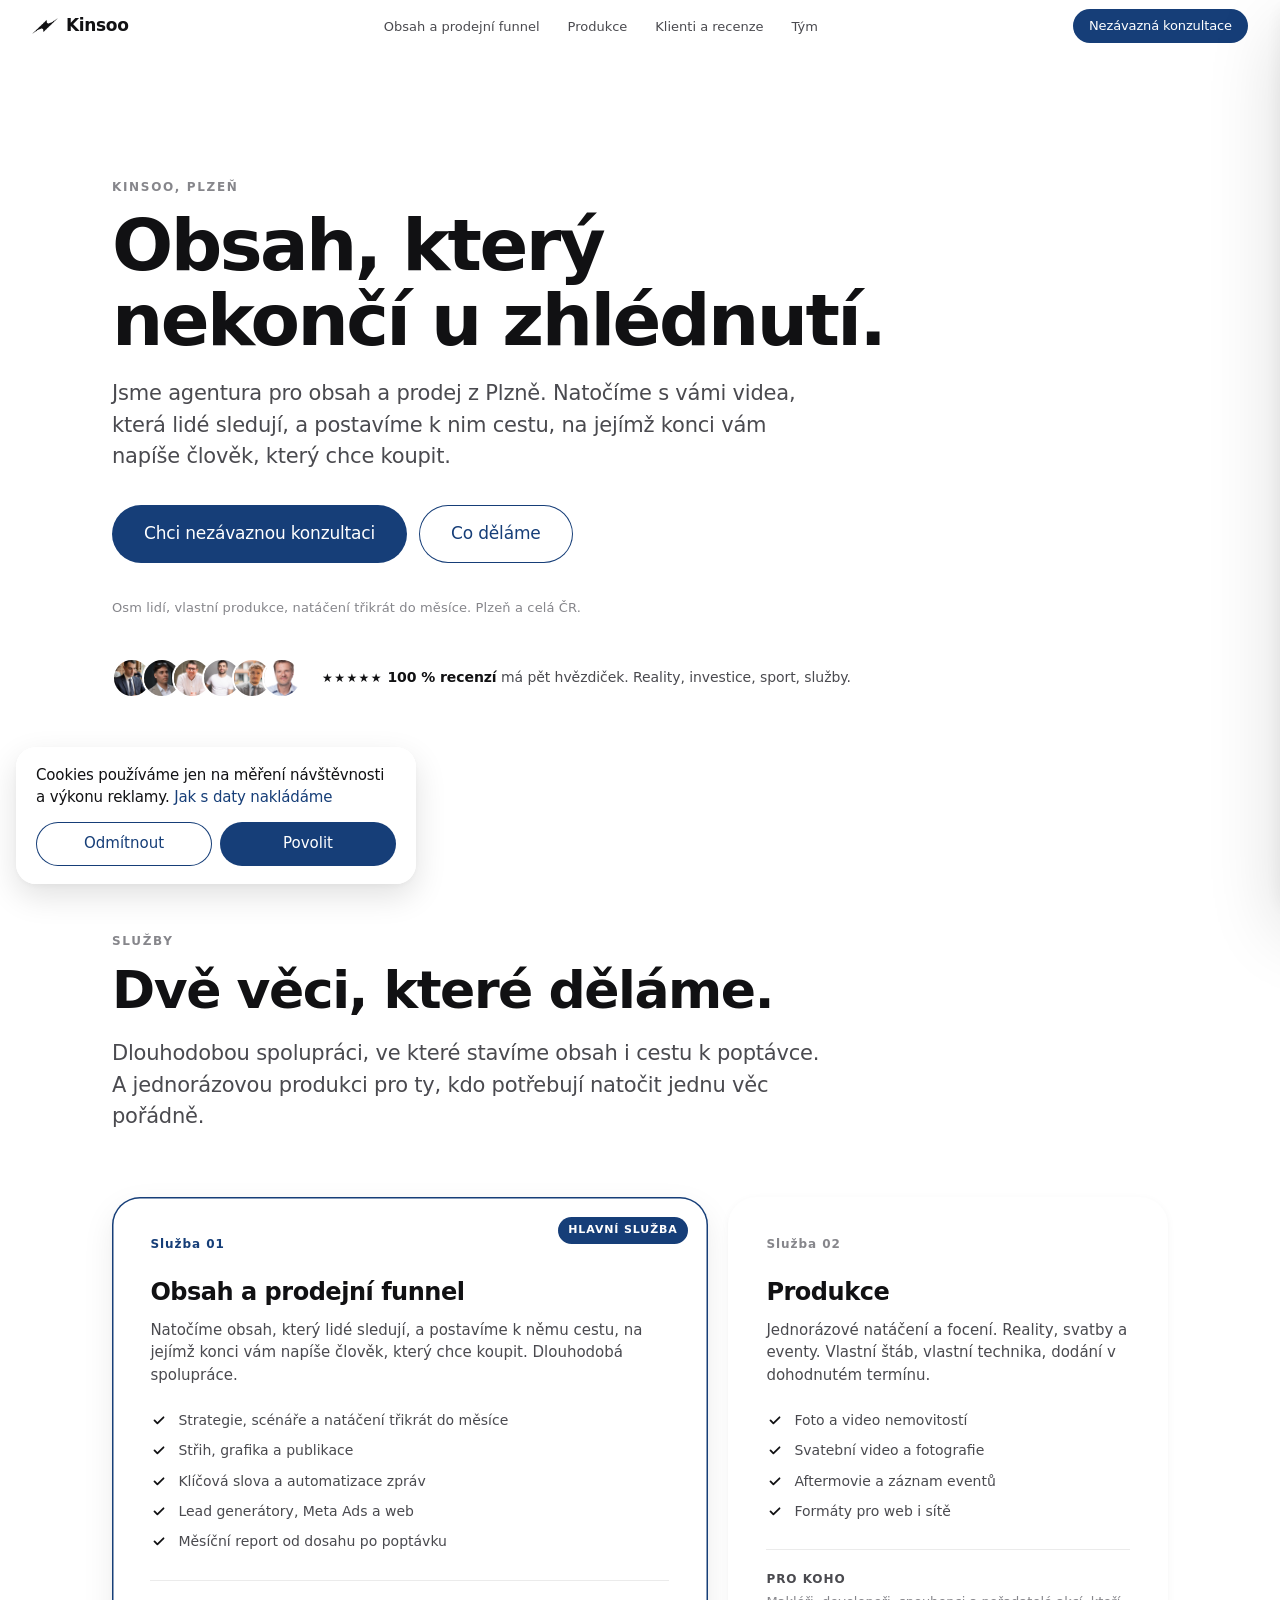
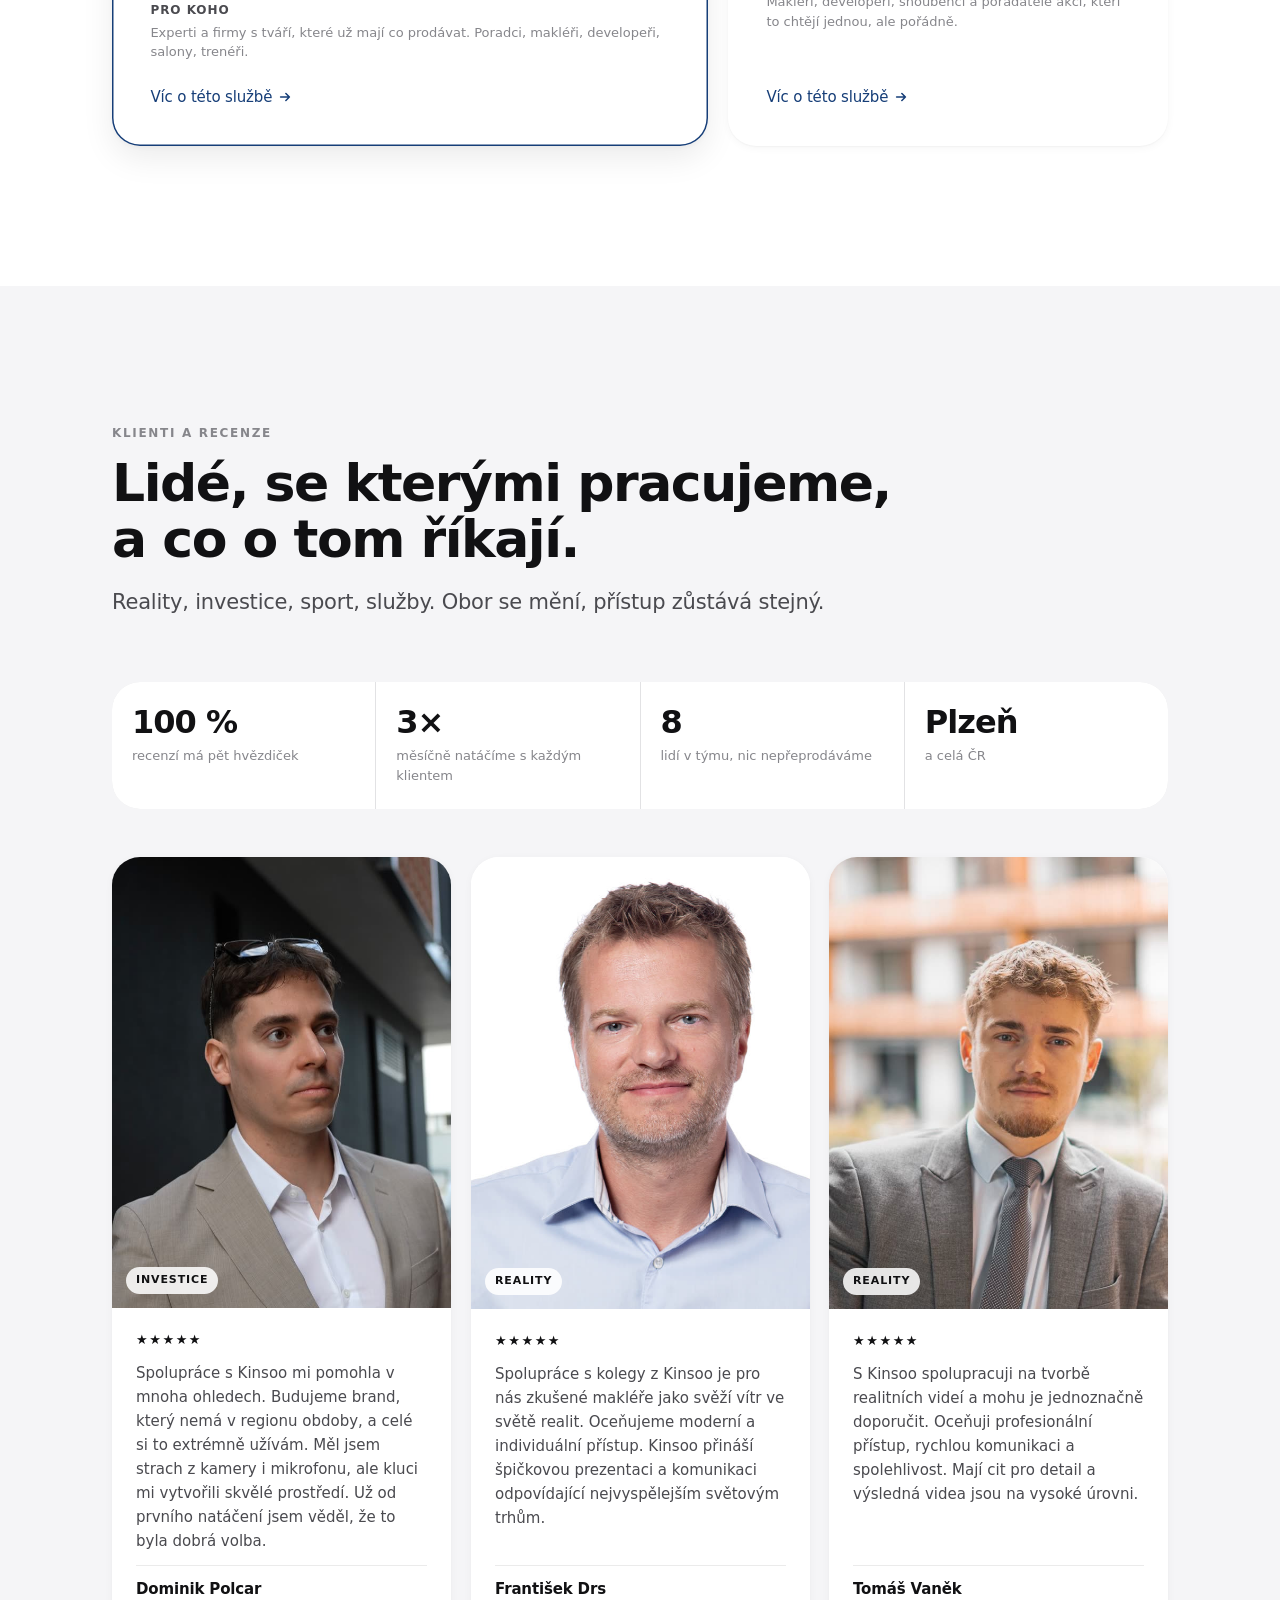
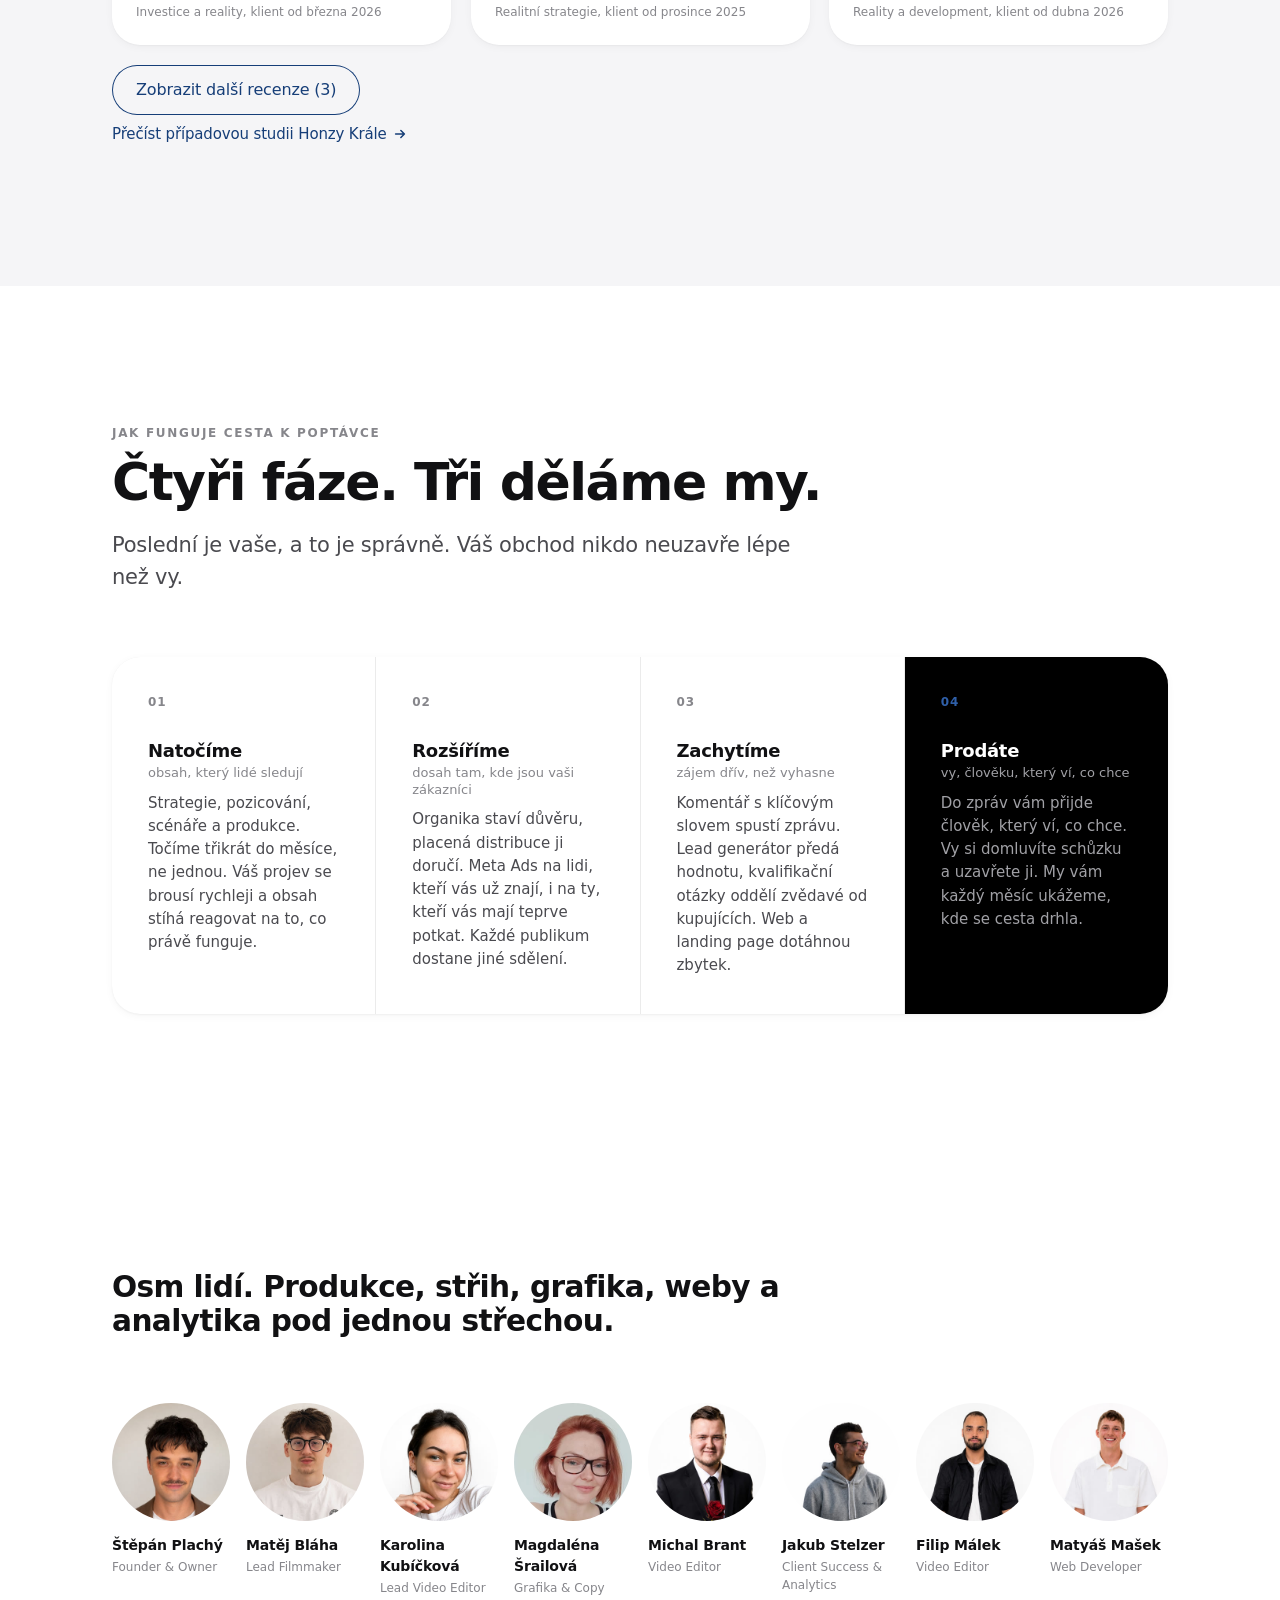
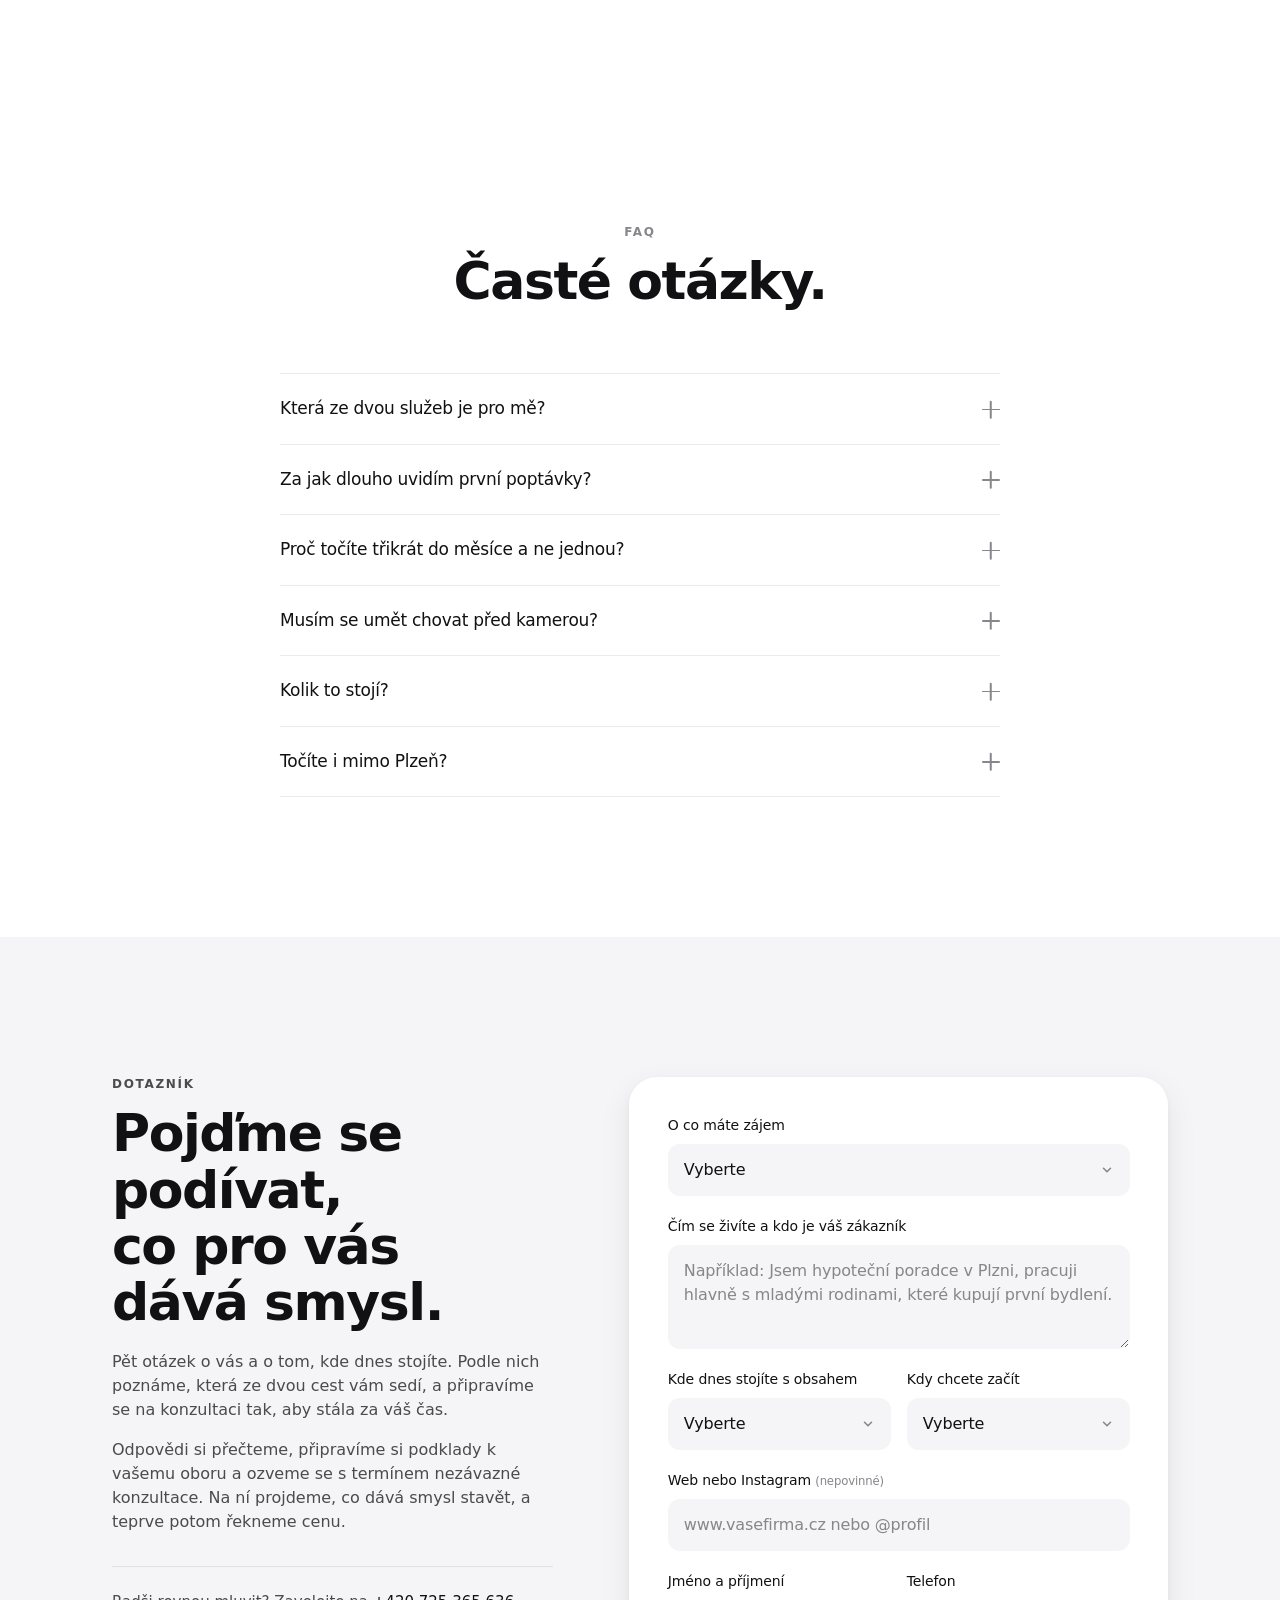
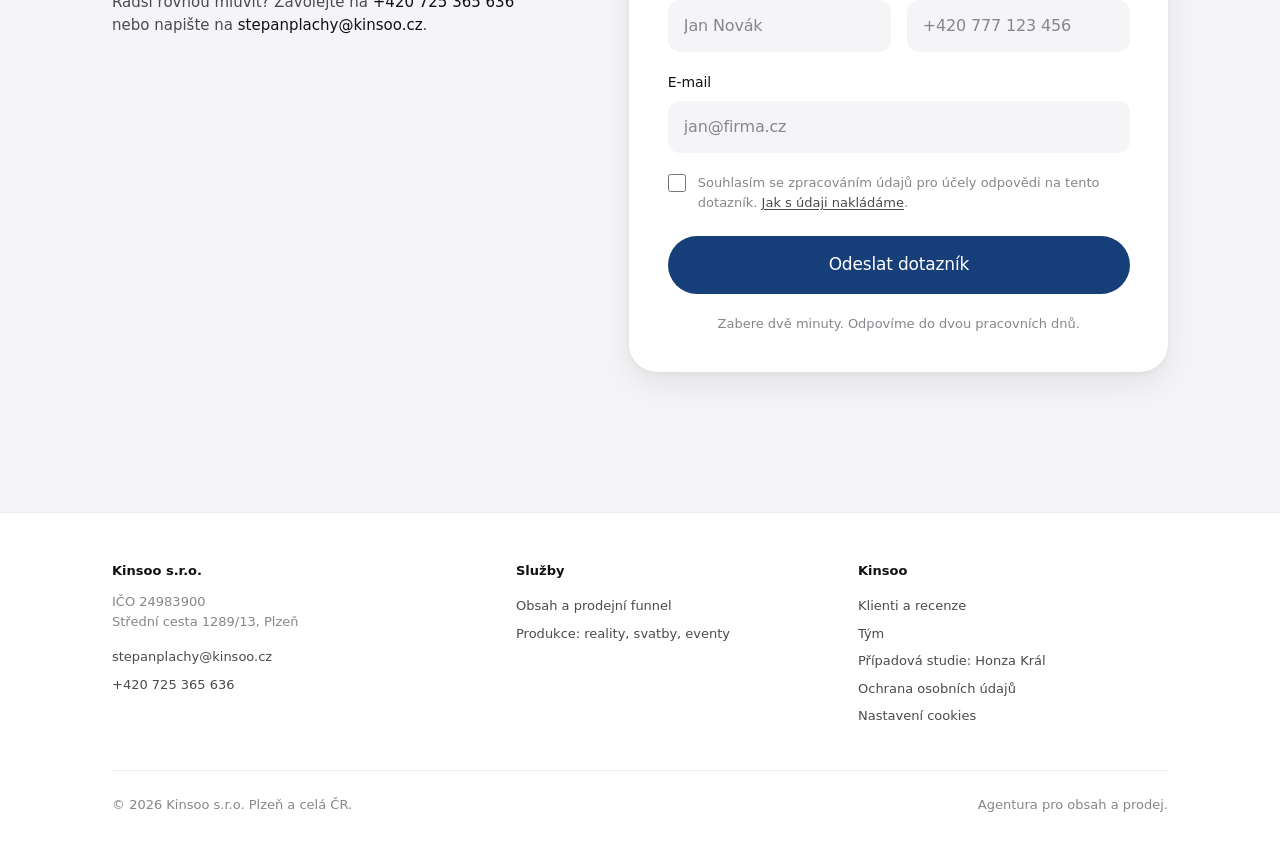
<file: index.html>
<!DOCTYPE html>
<html lang="cs">
<head>
<meta charset="UTF-8" />
<meta name="viewport" content="width=device-width, initial-scale=1, viewport-fit=cover" />
<title>Kinsoo | Video a sociální sítě pro firmy, Plzeň a celá ČR</title>
<meta name="description" content="Agentura pro obsah a prodej z Plzně. Natáčíme videa, vedeme sociální sítě a stavíme k nim cestu k poptávce: Meta Ads, automatizace zpráv, web. Vlastní štáb, celá ČR." />
<meta name="author" content="Kinsoo s.r.o." />
<meta name="robots" content="index, follow, max-image-preview:large" />
<meta name="geo.region" content="CZ-32" />
<meta name="geo.placename" content="Plzeň" />
<meta name="theme-color" content="#ffffff" />
<link rel="canonical" href="https://www.kinsoo.cz/" />
<meta property="og:type" content="website" />
<meta property="og:url" content="https://www.kinsoo.cz/" />
<meta property="og:title" content="Kinsoo | Video a sociální sítě pro firmy, Plzeň a celá ČR" />
<meta property="og:description" content="Agentura pro obsah a prodej z Plzně. Natáčíme videa, vedeme sociální sítě a stavíme k nim cestu k poptávce: Meta Ads, automatizace zpráv, web. Vlastní štáb, celá ČR." />
<meta property="og:image" content="https://www.kinsoo.cz/assets/og-cover.png" />
<meta property="og:locale" content="cs_CZ" />
<meta property="og:site_name" content="Kinsoo" />
<meta name="twitter:card" content="summary_large_image" />
<link rel="icon" href="favicon.ico" sizes="any" />
<link rel="icon" type="image/png" href="assets/favicon-32.png" sizes="32x32" />
<link rel="apple-touch-icon" href="assets/apple-touch-icon.png" />
<link rel="stylesheet" href="kinsoo.css" />
<script type="application/ld+json">
{
 "@context": "https://schema.org",
 "@type": [
  "ProfessionalService",
  "Organization"
 ],
 "@id": "https://www.kinsoo.cz/#organization",
 "name": "Kinsoo",
 "legalName": "Kinsoo s.r.o.",
 "alternateName": "Kinsoo agentura pro obsah a prodej",
 "url": "https://www.kinsoo.cz/",
 "logo": "https://www.kinsoo.cz/assets/kinsoo-icon-black.png",
 "image": "https://www.kinsoo.cz/assets/og-cover.png",
 "description": "Agentura pro obsah a prodej z Plzně. Videoprodukce, správa sociálních sítí, Meta Ads a prodejní funnel pro experty a firmy po celé ČR. Jednorázově realitní video, svatební video a aftermovie z eventů.",
 "telephone": "+420725365636",
 "email": "stepanplachy@kinsoo.cz",
 "address": {
  "@type": "PostalAddress",
  "streetAddress": "Střední cesta 1289/13",
  "addressLocality": "Plzeň",
  "postalCode": "326 00",
  "addressCountry": "CZ"
 },
 "areaServed": [
  {
   "@type": "City",
   "name": "Plzeň"
  },
  {
   "@type": "Country",
   "name": "Česko"
  }
 ],
 "knowsLanguage": "cs",
 "sameAs": [
  "https://www.instagram.com/kinsoogram",
  "https://www.tiktok.com/@kinsootok",
  "https://www.facebook.com/people/Kinsoo/61589187723911/"
 ],
 "hasOfferCatalog": {
  "@type": "OfferCatalog",
  "name": "Služby",
  "itemListElement": [
   {
    "@type": "Offer",
    "itemOffered": {
     "@type": "Service",
     "name": "Obsah a prodejní funnel",
     "url": "https://www.kinsoo.cz/obsah-a-prodej.html"
    }
   },
   {
    "@type": "Offer",
    "itemOffered": {
     "@type": "Service",
     "name": "Realitní video a fotografie nemovitostí",
     "url": "https://www.kinsoo.cz/produkce.html"
    }
   },
   {
    "@type": "Offer",
    "itemOffered": {
     "@type": "Service",
     "name": "Svatební video a fotografie",
     "url": "https://www.kinsoo.cz/produkce.html"
    }
   },
   {
    "@type": "Offer",
    "itemOffered": {
     "@type": "Service",
     "name": "Aftermovie a záznam eventů",
     "url": "https://www.kinsoo.cz/produkce.html"
    }
   }
  ]
 }
}
</script>
<script type="application/ld+json">
{
 "@context": "https://schema.org",
 "@type": "FAQPage",
 "mainEntity": [
  {
   "@type": "Question",
   "name": "Která ze dvou služeb je pro mě?",
   "acceptedAnswer": {
    "@type": "Answer",
    "text": "Pokud chcete dlouhodobě budovat jméno a získávat poptávky, je to obsah a prodejní funnel. Pokud potřebujete natočit nebo nafotit jednu konkrétní věc, nemovitost, svatbu nebo akci, je to produkce. Když si nejste jistí, vyberte v dotazníku „Nevím“ a poradíme."
   }
  },
  {
   "@type": "Question",
   "name": "Za jak dlouho uvidím první poptávky?",
   "acceptedAnswer": {
    "@type": "Answer",
    "text": "První tři měsíce jsou stavba a měření. Poptávky ze sítí obvykle přicházejí kolem druhého měsíce, ale systém dává smysl hodnotit až na datech za celé čtvrtletí. Kdo slibuje výsledky do třiceti dnů, buď nemá funnel, nebo vám neříká pravdu."
   }
  },
  {
   "@type": "Question",
   "name": "Proč točíte třikrát do měsíce a ne jednou?",
   "acceptedAnswer": {
    "@type": "Answer",
    "text": "Protože se učíte mluvit ke kameře a my se učíme váš hlas. Při jednom natáčení měsíčně zafixujete chyby na třicet dní. Při třech je opravíte za deset a obsah stíhá reagovat na to, co zrovna funguje."
   }
  },
  {
   "@type": "Question",
   "name": "Musím se umět chovat před kamerou?",
   "acceptedAnswer": {
    "@type": "Answer",
    "text": "Ne. Většina klientů má z kamery zpočátku obavy. Vytvoříme uvolněné prostředí a vždycky z vás dostaneme to nejlepší. Proto taky točíme častěji, ne jednou za měsíc."
   }
  },
  {
   "@type": "Question",
   "name": "Kolik to stojí?",
   "acceptedAnswer": {
    "@type": "Answer",
    "text": "Ceny nikde neuvádíme, protože rozsah se u každého liší. Někdo potřebuje natočit jednu nemovitost, někdo celou cestu včetně reklamy a webu. Cenu řekneme na konzultaci, až bude jasné, co dává smysl stavět."
   }
  },
  {
   "@type": "Question",
   "name": "Točíte i mimo Plzeň?",
   "acceptedAnswer": {
    "@type": "Answer",
    "text": "Ano. Sídlíme v Plzni a po domluvě natáčíme po celé ČR."
   }
  }
 ]
}
</script>
</head>
<body>
<header class="nav" id="nav">
  <div class="nav-inner">
    <a class="brand" href="index.html">
      <img src="assets/kinsoo-icon-black.png" alt="" width="26" height="16" />
      Kinsoo
    </a>
    <nav aria-label="Hlavní navigace">
      <ul class="nav-links"><li><a href="obsah-a-prodej.html">Obsah a prodejní funnel</a></li><li><a href="produkce.html">Produkce</a></li><li><a href="index.html#klienti">Klienti a recenze</a></li><li><a href="index.html#tym">Tým</a></li></ul>
    </nav>
    <a class="btn nav-cta" href="#dotaznik">Nezávazná konzultace</a>
    <button class="nav-burger" id="burger" aria-label="Otevřít menu" aria-expanded="false" aria-controls="sheet">
      <span></span>
    </button>
  </div>
</header>

<div class="sheet-scrim" id="scrim" hidden></div>
<nav class="sheet" id="sheet" aria-label="Mobilní navigace" aria-hidden="true">
  <span class="sheet-label">Služby</span>
  <a href="obsah-a-prodej.html">Obsah a prodejní funnel</a>
  <a href="produkce.html">Produkce</a>
  <span class="sheet-label">Kinsoo</span>
  <a href="index.html#klienti">Klienti a recenze</a>
  <a href="index.html#tym">Tým</a>
  <a class="btn" href="#dotaznik">Nezávazná konzultace</a>
</nav>

<div class="sticky-cta" id="stickyCta" aria-hidden="true">
  <a class="btn" href="#dotaznik">Chci nezávaznou konzultaci</a>
</div>
<main id="top">
<section class="hero">
  <div class="container hero-inner">
    
    <p class="eyebrow reveal" data-delay="1">Kinsoo, Plzeň</p>
    <h1 class="display reveal" data-delay="1">Obsah, který nekončí u&nbsp;zhlédnutí.</h1>
    <p class="lead reveal" data-delay="2">Jsme agentura pro obsah a prodej z Plzně. Natočíme s vámi videa, která lidé sledují, a postavíme k nim cestu, na jejímž konci vám napíše člověk, který chce koupit.</p>
    <div class="btn-row reveal" data-delay="3" id="heroCta">
      <a class="btn btn-lg" href="#dotaznik">Chci nezávaznou konzultaci</a>
      <a class="btn btn-lg btn-ghost" href="#sluzby">Co děláme</a>
    </div>
    <p class="hero-note reveal" data-delay="4">Osm lidí, vlastní produkce, natáčení třikrát do měsíce. Plzeň a celá ČR.</p>
    <div class="proof-strip reveal" data-delay="4"><div class="avatars"><img src="assets/card-honza.jpg" alt="" loading="lazy" /><img src="assets/card-dominik.jpg" alt="" loading="lazy" /><img src="assets/card-adam.jpg" alt="" loading="lazy" /><img src="assets/card-famil.jpg" alt="" loading="lazy" /><img src="assets/card-tomas.jpg" alt="" loading="lazy" /><img src="assets/card-drs.jpg" alt="" loading="lazy" /></div><span class="text"><span class="stars" aria-label="5 z 5">★★★★★</span> <b>100 % recenzí</b> má pět hvězdiček. Reality, investice, sport, služby.</span></div>
  </div>
</section>
<section id="sluzby">
  <div class="container">
    <div class="section-head">
      <p class="eyebrow reveal">Služby</p>
      <h2 class="h1 reveal" data-delay="1">Dvě věci, které děláme.</h2>
      <p class="lead reveal" data-delay="2">Dlouhodobou spolupráci, ve které stavíme obsah i cestu k poptávce. A jednorázovou produkci pro ty, kdo potřebují natočit jednu věc pořádně.</p>
    </div>
    <div class="services two">
      <a class="service is-primary reveal" data-delay="1" href="obsah-a-prodej.html">
          <span class="badge">Hlavní služba</span>
          <span class="service-n">Služba 01</span>
          <h3 class="h3">Obsah a prodejní funnel</h3>
          <p class="service-tag">Natočíme obsah, který lidé sledují, a postavíme k němu cestu, na jejímž konci vám napíše člověk, který chce koupit. Dlouhodobá spolupráce.</p>
          <ul><li><svg viewBox="0 0 20 20" fill="none" aria-hidden="true"><path d="M5 10.5l3.2 3.2L15 7" stroke="currentColor" stroke-width="2" stroke-linecap="round" stroke-linejoin="round"/></svg><span>Strategie, scénáře a natáčení třikrát do měsíce</span></li><li><svg viewBox="0 0 20 20" fill="none" aria-hidden="true"><path d="M5 10.5l3.2 3.2L15 7" stroke="currentColor" stroke-width="2" stroke-linecap="round" stroke-linejoin="round"/></svg><span>Střih, grafika a publikace</span></li><li><svg viewBox="0 0 20 20" fill="none" aria-hidden="true"><path d="M5 10.5l3.2 3.2L15 7" stroke="currentColor" stroke-width="2" stroke-linecap="round" stroke-linejoin="round"/></svg><span>Klíčová slova a automatizace zpráv</span></li><li><svg viewBox="0 0 20 20" fill="none" aria-hidden="true"><path d="M5 10.5l3.2 3.2L15 7" stroke="currentColor" stroke-width="2" stroke-linecap="round" stroke-linejoin="round"/></svg><span>Lead generátory, Meta Ads a web</span></li><li><svg viewBox="0 0 20 20" fill="none" aria-hidden="true"><path d="M5 10.5l3.2 3.2L15 7" stroke="currentColor" stroke-width="2" stroke-linecap="round" stroke-linejoin="round"/></svg><span>Měsíční report od dosahu po poptávku</span></li></ul>
          <div class="service-for"><b>Pro koho</b>Experti a firmy s tváří, které už mají co prodávat. Poradci, makléři, developeři, salony, trenéři.</div>
          <span class="link">Víc o této službě <svg viewBox="0 0 16 16" fill="none" aria-hidden="true"><path d="M3 8h10M9 4l4 4-4 4" stroke="currentColor" stroke-width="1.8" stroke-linecap="round" stroke-linejoin="round"/></svg></span>
        </a>
      <a class="service reveal" data-delay="2" href="produkce.html">
          
          <span class="service-n">Služba 02</span>
          <h3 class="h3">Produkce</h3>
          <p class="service-tag">Jednorázové natáčení a focení. Reality, svatby a eventy. Vlastní štáb, vlastní technika, dodání v dohodnutém termínu.</p>
          <ul><li><svg viewBox="0 0 20 20" fill="none" aria-hidden="true"><path d="M5 10.5l3.2 3.2L15 7" stroke="currentColor" stroke-width="2" stroke-linecap="round" stroke-linejoin="round"/></svg><span>Foto a video nemovitostí</span></li><li><svg viewBox="0 0 20 20" fill="none" aria-hidden="true"><path d="M5 10.5l3.2 3.2L15 7" stroke="currentColor" stroke-width="2" stroke-linecap="round" stroke-linejoin="round"/></svg><span>Svatební video a fotografie</span></li><li><svg viewBox="0 0 20 20" fill="none" aria-hidden="true"><path d="M5 10.5l3.2 3.2L15 7" stroke="currentColor" stroke-width="2" stroke-linecap="round" stroke-linejoin="round"/></svg><span>Aftermovie a záznam eventů</span></li><li><svg viewBox="0 0 20 20" fill="none" aria-hidden="true"><path d="M5 10.5l3.2 3.2L15 7" stroke="currentColor" stroke-width="2" stroke-linecap="round" stroke-linejoin="round"/></svg><span>Formáty pro web i sítě</span></li></ul>
          <div class="service-for"><b>Pro koho</b>Makléři, developeři, snoubenci a pořadatelé akcí, kteří to chtějí jednou, ale pořádně.</div>
          <span class="link">Víc o této službě <svg viewBox="0 0 16 16" fill="none" aria-hidden="true"><path d="M3 8h10M9 4l4 4-4 4" stroke="currentColor" stroke-width="1.8" stroke-linecap="round" stroke-linejoin="round"/></svg></span>
        </a>
    </div>
  </div>
</section>
<section id="klienti" class="section-alt">
  <div class="container">
    <div class="section-head wide">
      <p class="eyebrow reveal">Klienti a recenze</p>
      <h2 class="h1 reveal" data-delay="1">Lidé, se kterými pracujeme, a co o tom říkají.</h2>
      <p class="lead reveal" data-delay="2">Reality, investice, sport, služby. Obor se mění, přístup zůstává stejný.</p>
    </div>
    <div class="stats reveal" data-delay="2">
      <div class="stat"><b>100&nbsp;%</b><span>recenzí má pět hvězdiček</span></div>
      <div class="stat"><b>3×</b><span>měsíčně natáčíme s každým klientem</span></div>
      <div class="stat"><b>8</b><span>lidí v týmu, nic nepřeprodáváme</span></div>
      <div class="stat"><b>Plzeň</b><span>a celá ČR</span></div>
    </div>
    <div class="proof-grid"><article class="pcard reveal" data-delay="1">
        <div class="pcard-media"><img src="assets/card-dominik.jpg" alt="Dominik Polcar" loading="lazy" /><span class="pcard-tag">Investice</span></div>
        <div class="pcard-body">
          <span class="stars" aria-label="5 z 5">★★★★★</span>
          <blockquote>Spolupráce s Kinsoo mi pomohla v mnoha ohledech. Budujeme brand, který nemá v regionu obdoby, a celé si to extrémně užívám. Měl jsem strach z kamery i mikrofonu, ale kluci mi vytvořili skvělé prostředí. Už od prvního natáčení jsem věděl, že to byla dobrá volba.</blockquote>
          <footer><b>Dominik Polcar</b><span>Investice a reality, klient od března 2026</span></footer>
        </div>
      </article><article class="pcard reveal" data-delay="2">
        <div class="pcard-media"><img src="assets/card-drs.jpg" alt="František Drs" loading="lazy" /><span class="pcard-tag">Reality</span></div>
        <div class="pcard-body">
          <span class="stars" aria-label="5 z 5">★★★★★</span>
          <blockquote>Spolupráce s kolegy z Kinsoo je pro nás zkušené makléře jako svěží vítr ve světě realit. Oceňujeme moderní a individuální přístup. Kinsoo přináší špičkovou prezentaci a komunikaci odpovídající nejvyspělejším světovým trhům.</blockquote>
          <footer><b>František Drs</b><span>Realitní strategie, klient od prosince 2025</span></footer>
        </div>
      </article><article class="pcard reveal" data-delay="3">
        <div class="pcard-media"><img src="assets/card-tomas.jpg" alt="Tomáš Vaněk" loading="lazy" /><span class="pcard-tag">Reality</span></div>
        <div class="pcard-body">
          <span class="stars" aria-label="5 z 5">★★★★★</span>
          <blockquote>S Kinsoo spolupracuji na tvorbě realitních videí a mohu je jednoznačně doporučit. Oceňuji profesionální přístup, rychlou komunikaci a spolehlivost. Mají cit pro detail a výsledná videa jsou na vysoké úrovni.</blockquote>
          <footer><b>Tomáš Vaněk</b><span>Reality a development, klient od dubna 2026</span></footer>
        </div>
      </article></div>
    <div class="proof-more" id="proofMore"><div class="proof-grid"><article class="pcard reveal" data-delay="1">
        <div class="pcard-media"><img src="assets/card-famil.jpg" alt="Famil Amirov" loading="lazy" /><span class="pcard-tag">Sport</span></div>
        <div class="pcard-body">
          <span class="stars" aria-label="5 z 5">★★★★★</span>
          <blockquote>Se Štěpánem a jeho týmem jsem spokojený. Vše stříhají včas, sami přicházejí s nápady a člověk u nich má pořád přehled o tom, na čem se pracuje a v jaké je to fázi. Spolupráci doporučuju.</blockquote>
          <footer><b>Famil Amirov</b><span>Kariéra sportovců, klient od září 2025</span></footer>
        </div>
      </article><article class="pcard reveal" data-delay="2">
        <div class="pcard-media"><img src="assets/card-adam.jpg" alt="Adam Bárta" loading="lazy" /><span class="pcard-tag">Produktivita</span></div>
        <div class="pcard-body">
          <span class="stars" aria-label="5 z 5">★★★★★</span>
          <blockquote>Na klucích z Kinsoo se mi líbí, že se na kameře cítím příjemně a vždycky ze mě dostanou to nejlepší. Výstupy jsou kvalitní a promyšlené, je vidět, že vědí, co dělají, a funguje jim to.</blockquote>
          <footer><b>Adam Bárta</b><span>Produktivita a automatizace, klient od ledna 2026</span></footer>
        </div>
      </article><article class="pcard reveal" data-delay="3">
        <div class="pcard-media"><img src="assets/card-honza.jpg" alt="Honza Král" loading="lazy" /><span class="pcard-tag">Reality</span></div>
        <div class="pcard-body">
          <span class="stars" aria-label="5 z 5">★★★★★</span>
          <blockquote>Pozitivně mě překvapilo, jak rychle se to rozjelo. Poprvé mi z Instagramu přišla reálná poptávka a pak další.</blockquote>
          <footer><b>Honza Král</b><span>Realitní makléř, klient od listopadu 2025</span></footer>
        </div>
      </article></div></div>
    <div class="btn-row reveal" data-delay="3" style="margin-top:1.25rem">
      <button class="btn btn-ghost" type="button" id="proofToggle" aria-expanded="false" aria-controls="proofMore" data-count="3">Zobrazit další recenze (3)</button>
    </div>
    <div class="btn-row reveal" data-delay="3" style="margin-top:.5rem"><a class="link" href="case-study-honza-kral.html">Přečíst případovou studii Honzy Krále <svg viewBox="0 0 16 16" fill="none" aria-hidden="true"><path d="M3 8h10M9 4l4 4-4 4" stroke="currentColor" stroke-width="1.8" stroke-linecap="round" stroke-linejoin="round"/></svg></a></div>
  </div>
</section>
<section id="jak" class="">
  <div class="container">
    <div class="section-head">
      <p class="eyebrow reveal">Jak funguje cesta k poptávce</p>
      <h2 class="h1 reveal" data-delay="1">Čtyři fáze. Tři děláme my.</h2>
      <p class="lead reveal" data-delay="2">Poslední je vaše, a to je správně. Váš obchod nikdo neuzavře lépe než vy.</p>
    </div>
    <div class="steps reveal" data-delay="3">
      <article class="step">
        <span class="step-n">01</span>
        <h3 class="h3">Natočíme<small>obsah, který lidé sledují</small></h3>
        <p>Strategie, pozicování, scénáře a produkce. Točíme třikrát do měsíce, ne jednou. Váš projev se brousí rychleji a obsah stíhá reagovat na to, co právě funguje.</p>
      </article>
      <article class="step">
        <span class="step-n">02</span>
        <h3 class="h3">Rozšíříme<small>dosah tam, kde jsou vaši zákazníci</small></h3>
        <p>Organika staví důvěru, placená distribuce ji doručí. Meta Ads na lidi, kteří vás už znají, i na ty, kteří vás mají teprve potkat. Každé publikum dostane jiné sdělení.</p>
      </article>
      <article class="step">
        <span class="step-n">03</span>
        <h3 class="h3">Zachytíme<small>zájem dřív, než vyhasne</small></h3>
        <p>Komentář s klíčovým slovem spustí zprávu. Lead generátor předá hodnotu, kvalifikační otázky oddělí zvědavé od kupujících. Web a landing page dotáhnou zbytek.</p>
      </article>
      <article class="step is-yours">
        <span class="step-n">04</span>
        <h3 class="h3">Prodáte<small>vy, člověku, který ví, co chce</small></h3>
        <p>Do zpráv vám přijde člověk, který ví, co chce. Vy si domluvíte schůzku a uzavřete ji. My vám každý měsíc ukážeme, kde se cesta drhla.</p>
      </article>
    </div>
  </div>
</section>
<section id="tym" class="section-tight">
  <div class="container">
    <div class="section-head">
      <p class="eyebrow reveal">Tým</p>
      <h2 class="h2 reveal" data-delay="1">Osm lidí. Produkce, střih, grafika, weby a analytika pod jednou střechou.</h2>
      
    </div>
    <div class="team-strip"><div class="member reveal" data-delay="1"><img src="assets/team/stepan.jpg" alt="Štěpán Plachý" loading="lazy" /><b>Štěpán Plachý</b><span>Founder &amp; Owner</span></div><div class="member reveal" data-delay="2"><img src="assets/team/matej.jpg" alt="Matěj Bláha" loading="lazy" /><b>Matěj Bláha</b><span>Lead Filmmaker</span></div><div class="member reveal" data-delay="3"><img src="assets/team/karolina.jpg" alt="Karolina Kubíčková" loading="lazy" /><b>Karolina Kubíčková</b><span>Lead Video Editor</span></div><div class="member reveal" data-delay="4"><img src="assets/team/magdalena.jpg" alt="Magdaléna Šrailová" loading="lazy" /><b>Magdaléna Šrailová</b><span>Grafika &amp; Copy</span></div><div class="member reveal" data-delay="1"><img src="assets/team/michal.jpg" alt="Michal Brant" loading="lazy" /><b>Michal Brant</b><span>Video Editor</span></div><div class="member reveal" data-delay="2"><img src="assets/team/jakub.jpg" alt="Jakub Stelzer" loading="lazy" /><b>Jakub Stelzer</b><span>Client Success &amp; Analytics</span></div><div class="member reveal" data-delay="3"><img src="assets/team/filip.jpg" alt="Filip Málek" loading="lazy" /><b>Filip Málek</b><span>Video Editor</span></div><div class="member reveal" data-delay="4"><img src="assets/team/matyas.jpg" alt="Matyáš Mašek" loading="lazy" /><b>Matyáš Mašek</b><span>Web Developer</span></div></div>
  </div>
</section>
<section id="faq">
  <div class="container">
    <div class="section-head center">
      <p class="eyebrow reveal">FAQ</p>
      <h2 class="h1 reveal" data-delay="1">Časté otázky.</h2>
      
    </div>
    <div class="faq-list reveal" data-delay="2"><div class="faq-item">
          <button class="faq-q" aria-expanded="false">Která ze dvou služeb je pro mě?<span class="faq-icon" aria-hidden="true"></span></button>
          <div class="faq-a"><div class="faq-a-inner">Pokud chcete dlouhodobě budovat jméno a získávat poptávky, je to obsah a prodejní funnel. Pokud potřebujete natočit nebo nafotit jednu konkrétní věc, nemovitost, svatbu nebo akci, je to produkce. Když si nejste jistí, vyberte v dotazníku „Nevím“ a poradíme.</div></div>
        </div><div class="faq-item">
          <button class="faq-q" aria-expanded="false">Za jak dlouho uvidím první poptávky?<span class="faq-icon" aria-hidden="true"></span></button>
          <div class="faq-a"><div class="faq-a-inner">První tři měsíce jsou stavba a měření. Poptávky ze sítí obvykle přicházejí kolem druhého měsíce, ale systém dává smysl hodnotit až na datech za celé čtvrtletí. Kdo slibuje výsledky do třiceti dnů, buď nemá funnel, nebo vám neříká pravdu.</div></div>
        </div><div class="faq-item">
          <button class="faq-q" aria-expanded="false">Proč točíte třikrát do měsíce a ne jednou?<span class="faq-icon" aria-hidden="true"></span></button>
          <div class="faq-a"><div class="faq-a-inner">Protože se učíte mluvit ke kameře a my se učíme váš hlas. Při jednom natáčení měsíčně zafixujete chyby na třicet dní. Při třech je opravíte za deset a obsah stíhá reagovat na to, co zrovna funguje.</div></div>
        </div><div class="faq-item">
          <button class="faq-q" aria-expanded="false">Musím se umět chovat před kamerou?<span class="faq-icon" aria-hidden="true"></span></button>
          <div class="faq-a"><div class="faq-a-inner">Ne. Většina klientů má z kamery zpočátku obavy. Vytvoříme uvolněné prostředí a vždycky z vás dostaneme to nejlepší. Proto taky točíme častěji, ne jednou za měsíc.</div></div>
        </div><div class="faq-item">
          <button class="faq-q" aria-expanded="false">Kolik to stojí?<span class="faq-icon" aria-hidden="true"></span></button>
          <div class="faq-a"><div class="faq-a-inner">Ceny nikde neuvádíme, protože rozsah se u každého liší. Někdo potřebuje natočit jednu nemovitost, někdo celou cestu včetně reklamy a webu. Cenu řekneme na konzultaci, až bude jasné, co dává smysl stavět.</div></div>
        </div><div class="faq-item">
          <button class="faq-q" aria-expanded="false">Točíte i mimo Plzeň?<span class="faq-icon" aria-hidden="true"></span></button>
          <div class="faq-a"><div class="faq-a-inner">Ano. Sídlíme v Plzni a po domluvě natáčíme po celé ČR.</div></div>
        </div></div>
  </div>
</section>
<!-- ============ DOTAZNÍK ============ -->
<section id="dotaznik" class="section-alt">
  <div class="container form-wrap">
    <div class="form-side">
      <p class="eyebrow reveal">Dotazník</p>
      <h2 class="h1 reveal" data-delay="1">Pojďme se podívat, co pro vás dává smysl.</h2>
      <p class="reveal" data-delay="2">Pět otázek o vás a o tom, kde dnes stojíte. Podle nich poznáme, která ze dvou cest vám sedí, a připravíme se na konzultaci tak, aby stála za váš čas.</p>
      <p class="reveal" data-delay="2">Odpovědi si přečteme, připravíme si podklady k vašemu oboru a ozveme se s termínem nezávazné konzultace. Na ní projdeme, co dává smysl stavět, a teprve potom řekneme cenu.</p>
      <div class="form-contact reveal" data-delay="3">
        Radši rovnou mluvit? Zavolejte na <a href="tel:+420725365636">+420 725 365 636</a><br />
        nebo napište na <a href="mailto:stepanplachy@kinsoo.cz">stepanplachy@kinsoo.cz</a>.
      </div>
    </div>
    <form class="form reveal" data-delay="2" id="dotaznikForm" action="https://formsubmit.co/stepanplachy@kinsoo.cz" method="POST" novalidate="">
      <input type="hidden" name="_subject" value="Nový dotazník z kinsoo.cz" />
      <input type="hidden" name="_captcha" value="false" />
      <input type="hidden" name="_template" value="table" />
      <input type="hidden" name="_next" value="https://www.kinsoo.cz/dekujeme.html" />
      <input type="text" name="_honey" style="display:none" tabindex="-1" autocomplete="off" />

      <div class="field">
        <label for="f-sluzba">O co máte zájem</label>
        <select id="f-sluzba" name="sluzba" required><option value="" disabled selected>Vyberte</option><option value="Obsah a prodejní funnel">Obsah a prodejní funnel (dlouhodobá spolupráce)</option><option value="Produkce: reality">Produkce: reality (foto a video)</option><option value="Produkce: svatba">Produkce: svatba</option><option value="Produkce: event">Produkce: event</option><option value="Nevím">Nevím, poraďte mi</option></select>
      </div>
      <div class="field">
        <label for="f-byznys">Čím se živíte a kdo je váš zákazník</label>
        <textarea id="f-byznys" name="byznys" required placeholder="Například: Jsem hypoteční poradce v Plzni, pracuji hlavně s mladými rodinami, které kupují první bydlení."></textarea>
      </div>
      <div class="field-row">
        <div class="field">
          <label for="f-stav">Kde dnes stojíte s obsahem</label>
          <select id="f-stav" name="stav_obsahu" required>
            <option value="" disabled selected>Vyberte</option>
            <option>Nepublikuji nic</option>
            <option>Publikuji nepravidelně</option>
            <option>Publikuji pravidelně, ale nevede to k poptávkám</option>
            <option>Obsah mám, chci k němu prodejní vrstvu</option>
            <option>Potřebuji jednorázové natáčení nebo focení</option>
          </select>
        </div>
        <div class="field">
          <label for="f-start">Kdy chcete začít</label>
          <select id="f-start" name="start" required>
            <option value="" disabled selected>Vyberte</option>
            <option>Co nejdřív</option>
            <option>Do měsíce</option>
            <option>Do tří měsíců</option>
            <option>Zatím se jen rozhlížím</option>
          </select>
        </div>
      </div>
      <div class="field">
        <label for="f-odkaz">Web nebo Instagram <small>(nepovinné)</small></label>
        <input type="text" id="f-odkaz" name="odkaz" placeholder="www.vasefirma.cz nebo @profil" autocomplete="url" />
      </div>
      <div class="field-row">
        <div class="field">
          <label for="f-jmeno">Jméno a příjmení</label>
          <input type="text" id="f-jmeno" name="jmeno" required placeholder="Jan Novák" autocomplete="name" />
        </div>
        <div class="field">
          <label for="f-telefon">Telefon</label>
          <input type="tel" id="f-telefon" name="telefon" required placeholder="+420 777 123 456" autocomplete="tel" />
        </div>
      </div>
      <div class="field">
        <label for="f-email">E-mail</label>
        <input type="email" id="f-email" name="email" required placeholder="jan@firma.cz" autocomplete="email" />
      </div>
      <label class="check">
        <input type="checkbox" name="gdpr" value="souhlas" required />
        <span>Souhlasím se zpracováním údajů pro účely odpovědi na tento dotazník. <a href="ochrana-osobnich-udaju.html">Jak s údaji nakládáme</a>.</span>
      </label>
      <button class="btn btn-lg" type="submit">Odeslat dotazník</button>
      <p class="form-note">Zabere dvě minuty. Odpovíme do dvou pracovních dnů.</p>
    </form>
  </div>
</section>
</main>
<footer class="footer">
  <div class="container">
    <div class="footer-inner">
      <div class="footer-col">
        <b>Kinsoo s.r.o.</b>
        <span>IČO 24983900<br />Střední cesta 1289/13, Plzeň</span>
        <a href="mailto:stepanplachy@kinsoo.cz" style="margin-top:.75rem">stepanplachy@kinsoo.cz</a>
        <a href="tel:+420725365636">+420 725 365 636</a>
      </div>
      <div class="footer-col">
        <b>Služby</b>
        <a href="obsah-a-prodej.html">Obsah a prodejní funnel</a>
        <a href="produkce.html">Produkce: reality, svatby, eventy</a>
      </div>
      <div class="footer-col">
        <b>Kinsoo</b>
        <a href="index.html#klienti">Klienti a recenze</a>
        <a href="index.html#tym">Tým</a>
        <a href="case-study-honza-kral.html">Případová studie: Honza Král</a>
        <a href="ochrana-osobnich-udaju.html">Ochrana osobních údajů</a>
        <a href="#" data-cookie-settings>Nastavení cookies</a>
      </div>
    </div>
    <div class="footer-bottom">
      <span>&copy; 2026 Kinsoo s.r.o. Plzeň a celá ČR.</span>
      <span>Agentura pro obsah a prodej.</span>
    </div>
  </div>
</footer>

<script src="kinsoo.js" defer></script>

<!-- Měření návštěvnosti: Google Analytics 4 a Meta Pixel se načtou až po souhlasu s cookies. -->
<style>
.ck{position:fixed;z-index:200;left:16px;right:16px;bottom:calc(16px + env(safe-area-inset-bottom));max-width:400px;padding:18px 20px;border-radius:20px;background:rgba(255,255,255,.88);-webkit-backdrop-filter:saturate(180%) blur(20px);backdrop-filter:saturate(180%) blur(20px);box-shadow:0 2px 6px rgba(0,0,0,.04),0 12px 32px rgba(0,0,0,.12);font:400 .9375rem/1.45 -apple-system,BlinkMacSystemFont,"SF Pro Text","Inter",system-ui,"Segoe UI",Roboto,sans-serif;color:#111113;letter-spacing:-.01em;transform:translate3d(0,20px,0);opacity:0;transition:transform .36s cubic-bezier(.2,.8,.2,1),opacity .36s cubic-bezier(.2,.8,.2,1)}
.ck.is-in{transform:none;opacity:1}
.ck p{margin:0 0 14px}
.ck a{color:#163E78;text-decoration:none}
.ck a:hover{text-decoration:underline}
.ck-row{display:flex;gap:8px}
.ck-btn{flex:1;appearance:none;-webkit-appearance:none;border:0;margin:0;cursor:pointer;font:inherit;font-weight:500;padding:.6875rem 1rem;border-radius:980px;background:#163E78;color:#fff;transition:background .15s,transform .1s}
.ck-btn:hover{background:#102E5A}
.ck-btn:active{transform:scale(.97)}
.ck-btn.ghost{background:transparent;color:#163E78;box-shadow:inset 0 0 0 1px currentColor}
.ck-btn.ghost:hover{background:rgba(22,62,120,.08)}
@media (max-width:600px){.ck{max-width:none}}
@media (prefers-reduced-motion:reduce){.ck{transition:none}}
</style>
<div class="ck" id="ck" role="dialog" aria-label="Cookies" aria-live="polite" hidden>
  <p>Cookies používáme jen na měření návštěvnosti a výkonu reklamy. <a href="ochrana-osobnich-udaju.html#cookies">Jak s daty nakládáme</a></p>
  <div class="ck-row"><button class="ck-btn ghost" type="button" data-ck="deny">Odmítnout</button><button class="ck-btn" type="button" data-ck="allow">Povolit</button></div>
</div>
<script>
(function(){
  var GA='G-T55MH18N7Z';
  var PIXEL='';            /* Meta Pixel ID: doplňte číslo mezi uvozovky a pixel se zapne. */
  var KEY='kinsoo_consent', TTL=180*864e5;
  var bar=document.getElementById('ck'), loaded=false;
  function read(){try{return JSON.parse(localStorage.getItem(KEY)||'null')}catch(e){return null}}
  function save(v){try{localStorage.setItem(KEY,JSON.stringify({v:v,t:Date.now()}))}catch(e){}}
  window.dataLayer=window.dataLayer||[];
  function gtag(){dataLayer.push(arguments)}
  window.gtag=gtag;
  gtag('consent','default',{ad_storage:'denied',ad_user_data:'denied',ad_personalization:'denied',analytics_storage:'denied'});
  function load(){
    if(loaded)return;loaded=true;
    gtag('consent','update',{ad_storage:'granted',ad_user_data:'granted',ad_personalization:'granted',analytics_storage:'granted'});
    var s=document.createElement('script');s.async=true;s.src='https://www.googletagmanager.com/gtag/js?id='+GA;document.head.appendChild(s);
    gtag('js',new Date());
    gtag('config',GA);
    if(PIXEL){
      !function(f,b,e,v,n,t,s){if(f.fbq)return;n=f.fbq=function(){n.callMethod?n.callMethod.apply(n,arguments):n.queue.push(arguments)};if(!f._fbq)f._fbq=n;n.push=n;n.loaded=!0;n.version='2.0';n.queue=[];t=b.createElement(e);t.async=!0;t.src=v;s=b.getElementsByTagName(e)[0];s.parentNode.insertBefore(t,s)}(window,document,'script','https://connect.facebook.net/en_US/fbevents.js');
      fbq('init',PIXEL);fbq('track','PageView');
    }
    if(document.body.hasAttribute('data-lead')){
      gtag('event','generate_lead',{method:'dotaznik'});
      if(PIXEL)fbq('track','Lead');
    }
    document.addEventListener('click',function(e){
      var a=e.target.closest&&e.target.closest('a[href^="tel:"],a[href^="mailto:"]');
      if(a)gtag('event','contact_click',{method:a.getAttribute('href').indexOf('tel:')===0?'telefon':'email'});
    });
  }
  function show(){bar.hidden=false;requestAnimationFrame(function(){requestAnimationFrame(function(){bar.classList.add('is-in')})})}
  function hide(){bar.classList.remove('is-in');setTimeout(function(){bar.hidden=true},380)}
  bar.addEventListener('click',function(e){
    var b=e.target.closest('[data-ck]');if(!b)return;
    var ok=b.getAttribute('data-ck')==='allow';
    save(ok?'allow':'deny');hide();if(ok)load();
  });
  document.addEventListener('click',function(e){
    var t=e.target.closest&&e.target.closest('[data-cookie-settings]');
    if(t){e.preventDefault();show()}
  });
  var c=read();
  if(c&&c.v==='allow'&&Date.now()-c.t<TTL)load();
  else if(!c||Date.now()-c.t>=TTL)show();
})();
</script>
</body>
</html>
</file>
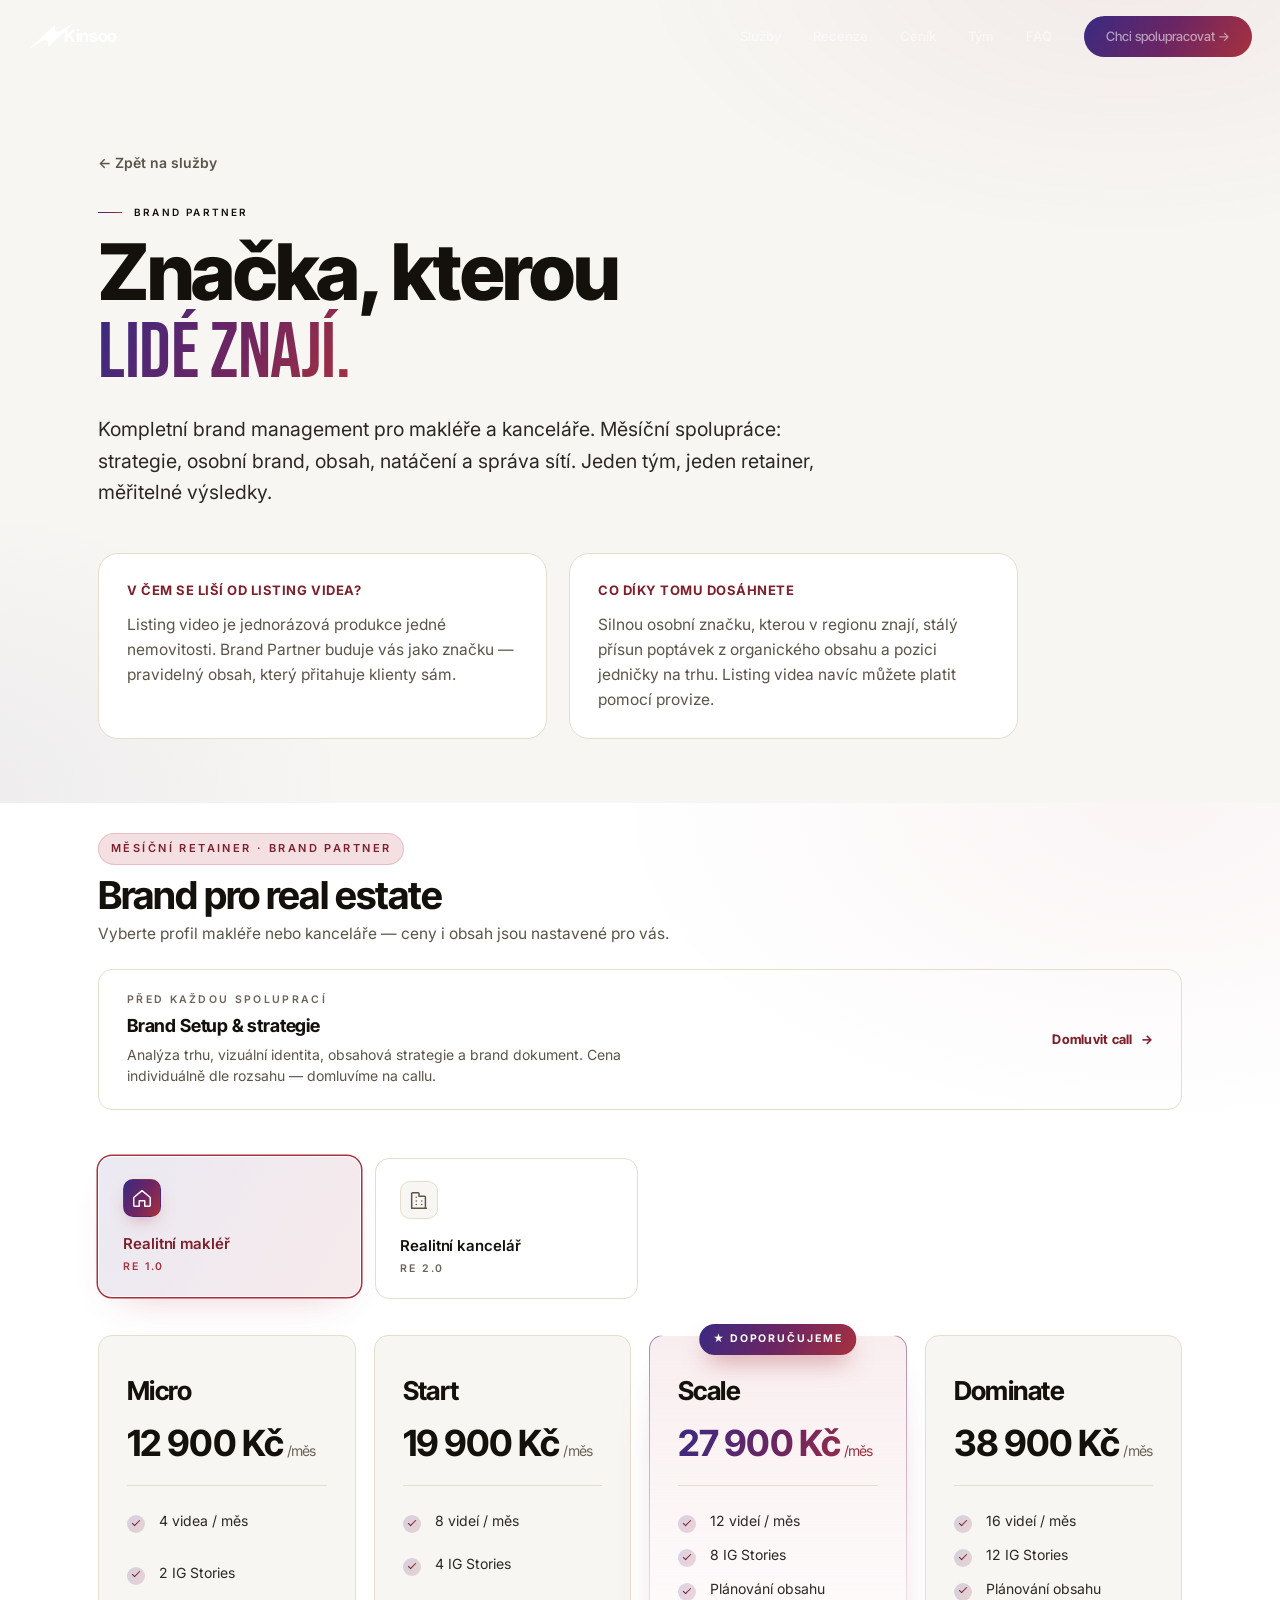
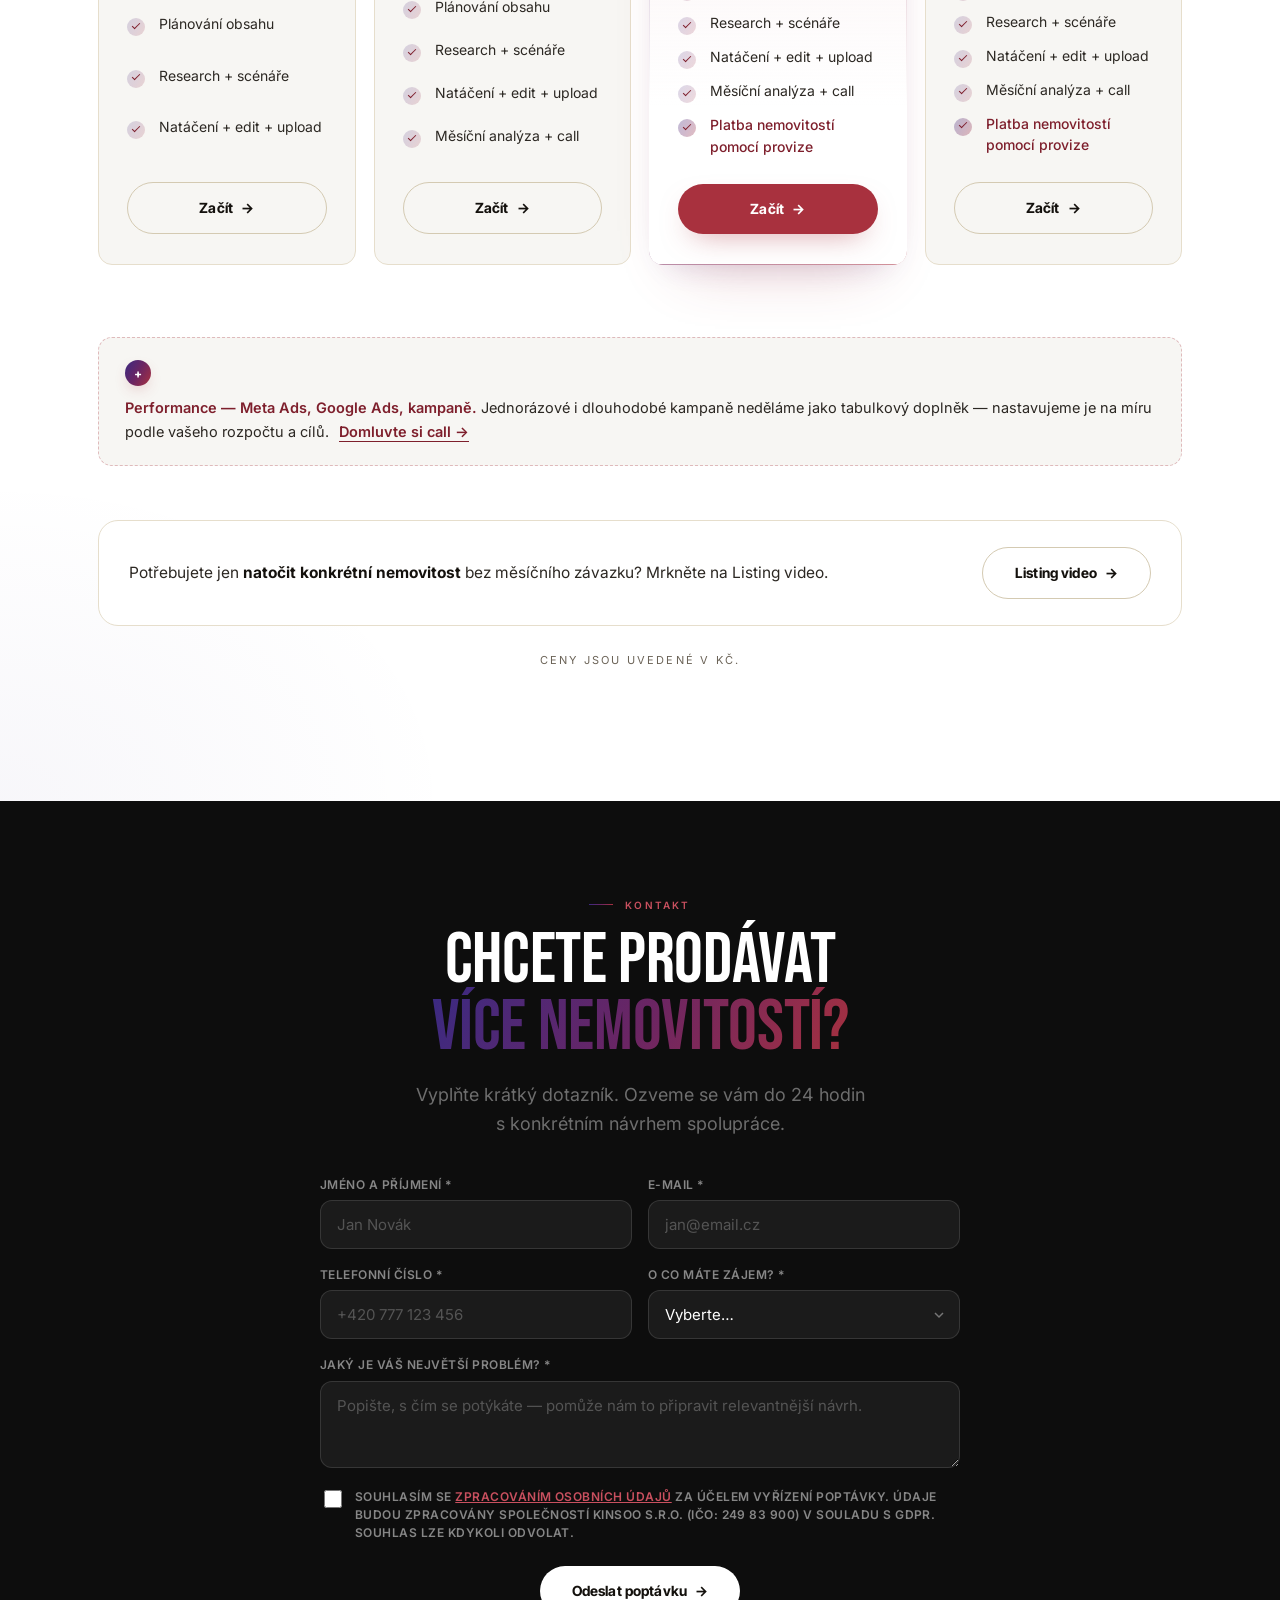
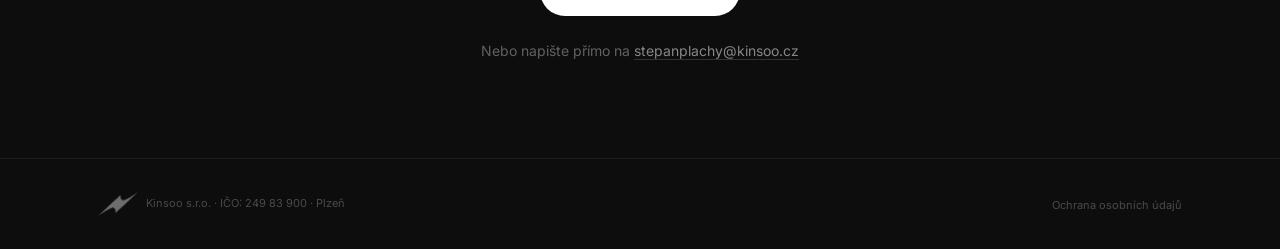
<file: brand-partner.html>
<!DOCTYPE html>
<html lang="cs">
<head>
  <meta charset="UTF-8" />
  <meta name="viewport" content="width=device-width, initial-scale=1.0" />
  <title>Brand Partner — ceník a balíčky | Kinsoo</title>
  <meta name="description" content="Ceník Brand Partner od Kinsoo — kompletní brand management pro realitní makléře a kanceláře. Měsíční balíčky Micro až Dominate, content plán, natáčení a správa sítí." />
  <meta name="keywords" content="brand partner ceník, brand management realitní makléř, správa sociálních sítí makléř, content pro realitní kancelář" />
  <link rel="canonical" href="https://www.kinsoo.cz/brand-partner.html" />
  <link rel="icon" href="favicon.ico" />
  <link rel="apple-touch-icon" href="assets/apple-touch-icon.png" />
  <meta property="og:title" content="Brand Partner — ceník a balíčky | Kinsoo" />
  <meta property="og:description" content="Kompletní brand management pro makléře a kanceláře. Jeden tým, jeden retainer, měřitelné výsledky." />
  <meta property="og:type" content="website" />
  <meta property="og:url" content="https://www.kinsoo.cz/brand-partner.html" />
  <meta property="og:image" content="https://www.kinsoo.cz/assets/og-image.png" />
  <link rel="preconnect" href="https://fonts.googleapis.com">
  <link rel="preconnect" href="https://fonts.gstatic.com" crossorigin>
  <link href="https://fonts.googleapis.com/css2?family=Bebas+Neue&family=Inter:wght@300;400;500;600;700&family=Inter+Tight:wght@500;600;700;800&display=swap" rel="stylesheet">
  <style>
/* =================================================================
   KINSOO — Real Estate Only
   Premium light theme · brand palette · editorial typography
   ================================================================= */
:root{
  --bg:#F7F6F3;
  --bg-alt:#FFFFFF;
  --bg-ink:#0D0D0D;
  --ink:#14110D;
  --ink-2:#2C2823;
  --ink-3:#5C5448;
  --ink-4:#6B6357;
  --brand:#A8313E;
  --brand-deep:#7E1F2C;
  --brand-soft:#C9505F;
  --brand-tint:#F4DFE2;
  --brand-2:#3A2A82;
  --brand-2-deep:#271C5F;
  --brand-2-soft:#6B5BB8;
  --brand-2-tint:#E5E0F2;
  --gradient:linear-gradient(120deg,#3A2A82 0%,#6B2563 50%,#A8313E 100%);
  --line:#E6DECC;
  --line-2:#D4CAB2;
  --green:#22C55E;
  --font-d:'Inter Tight',system-ui,sans-serif;
  --font-b:'Inter',system-ui,sans-serif;
  --r:12px;
  --r-lg:20px;
  --container:1140px;
  /* Aliases for pricing component compatibility */
  --radius:14px;
  --radius-lg:20px;
  --radius-sm:10px;
  --font-display:'Inter Tight',system-ui,sans-serif;
  --font-body:'Inter',system-ui,sans-serif;
  --font-serif:'Inter',system-ui,sans-serif;
  --gradient-brand:linear-gradient(120deg,#3A2A82 0%,#6B2563 50%,#A8313E 100%);
  --gradient-brand-soft:linear-gradient(120deg,rgba(58,42,130,.10) 0%,rgba(168,49,62,.10) 100%);
  --bg-card:#FFFFFF;
  --bg-card-alt:#F7F6F3;
  --line-soft:#F0E9D8;
  --t-fast:180ms cubic-bezier(.2,.7,.2,1);
  --t-med:380ms cubic-bezier(.2,.7,.2,1);
}
*,*::before,*::after{box-sizing:border-box}
html{scroll-behavior:smooth}
html,body{margin:0;padding:0}
body{
  background:var(--bg);color:var(--ink);
  font-family:var(--font-b);font-size:16px;line-height:1.6;
  -webkit-font-smoothing:antialiased;text-rendering:optimizeLegibility;
  overflow-x:hidden;
}
img,svg{display:block;max-width:100%}
button{font:inherit;cursor:pointer;border:0;background:none;color:inherit}
a{color:inherit;text-decoration:none;transition:color .2s}
::selection{background:var(--brand-tint);color:var(--ink)}
.container{max-width:var(--container);margin:0 auto;padding:0 28px;width:100%}

/* ---- Label ---- */
.label{
  font-size:10px;font-weight:600;letter-spacing:.22em;text-transform:uppercase;
  display:flex;align-items:center;gap:12px;margin-bottom:14px;
}
.label::before{content:'';width:24px;height:1px;background:var(--gradient)}

/* ---- Section title ---- */
.stitle{
  font-family:var(--font-d);font-weight:800;
  font-size:clamp(32px,5vw,56px);
  line-height:1.05;letter-spacing:-.03em;
  text-transform:uppercase;margin:0 0 20px;
}
.stitle-sm{font-size:clamp(26px,4vw,42px)}

/* ---- Gradient text ---- */
.gw{background:var(--gradient);-webkit-background-clip:text;background-clip:text;-webkit-text-fill-color:transparent}

/* ---- Buttons ---- */
.btn{
  display:inline-flex;align-items:center;gap:8px;
  font-family:var(--font-d);font-weight:700;font-size:14px;
  letter-spacing:.01em;padding:14px 32px;border-radius:60px;
  transition:all .3s;cursor:pointer;border:none;
}
.btn-primary{
  background:var(--gradient);color:#fff;
}
.btn-primary:hover{transform:translateY(-2px);box-shadow:0 8px 24px rgba(168,49,62,.25)}
.btn-outline{
  background:transparent;color:var(--ink);
  border:1.5px solid var(--line-2);
}
.btn-outline:hover{border-color:var(--brand);color:var(--brand)}
.btn-white{background:#fff;color:var(--ink)}
.btn-white:hover{transform:translateY(-2px);box-shadow:0 8px 24px rgba(0,0,0,.15)}
.arrow{transition:transform .2s}
.btn:hover .arrow{transform:translateX(3px)}

/* ================ NAV ================ */
.nav{
  position:fixed;top:0;left:0;right:0;z-index:300;
  padding:16px 28px;
  display:flex;justify-content:space-between;align-items:center;
  transition:all .4s;
}
.nav.is-top{background:transparent}
.nav.is-scrolled{
  background:rgba(247,246,243,.94);
  backdrop-filter:blur(20px);-webkit-backdrop-filter:blur(20px);
  border-bottom:1px solid var(--line);
}
.nav-logo{display:flex;align-items:center;gap:10px}
.nav-logo img{height:28px;transition:opacity .3s}
.nav-logo .logo-white{position:absolute}
.nav-logo .logo-color{position:absolute;opacity:0}
.nav.is-scrolled .nav-logo .logo-white{opacity:0}
.nav.is-scrolled .nav-logo .logo-color{opacity:1}
.nav-logo span{font-family:var(--font-d);font-size:17px;font-weight:700;letter-spacing:-.02em}
.nav-links{display:flex;align-items:center;gap:32px}
.nav-links a{
  font-size:13px;font-weight:500;color:var(--ink-3);
  transition:color .2s;
}
.nav-links a:hover{color:var(--ink)}
.nav-cta{
  font-size:12px;font-weight:700;font-family:var(--font-d);
  padding:10px 22px;border-radius:60px;
  background:var(--gradient);color:#fff;
  transition:all .3s;
}
.nav-cta:hover{transform:translateY(-1px);box-shadow:0 4px 16px rgba(168,49,62,.2)}
/* Hero-over nav — white text */
.nav.is-top .nav-links a{color:rgba(255,255,255,.55)}
.nav.is-top .nav-links a:hover{color:#fff}
.nav.is-top .nav-logo span{color:#fff}

/* Mobile nav */
.hamburger{display:none;width:28px;height:28px;flex-direction:column;justify-content:center;gap:5px}
.hamburger span{display:block;width:100%;height:1.5px;background:var(--ink);transition:all .3s}
.nav.is-top .hamburger span{background:#fff}

.mobile-menu{display:none}

@media(max-width:768px){
  .nav-links{display:none}
  .hamburger{display:flex}
  .mobile-menu{
    display:flex;
    position:fixed;top:0;left:0;right:0;bottom:0;z-index:299;
    background:var(--bg);flex-direction:column;
    justify-content:center;align-items:center;gap:28px;
    opacity:0;pointer-events:none;transition:opacity .3s;
  }
  .mobile-menu.is-open{opacity:1;pointer-events:all}
  .mobile-menu a{font-family:var(--font-d);font-size:28px;font-weight:700}
}

/* ================ HERO ================ */
.hero{
  position:relative;min-height:100vh;display:flex;align-items:center;
  background:var(--bg-ink);color:#fff;overflow:hidden;
  padding:120px 0 80px;
}
.hero-video-bg{
  position:absolute;inset:0;z-index:0;
}
.hero-video{width:100%;height:100%;object-fit:cover}
.hero-overlay{
  position:absolute;inset:0;
  background:linear-gradient(180deg,rgba(0,0,0,.6) 0%,rgba(0,0,0,.45) 50%,rgba(0,0,0,.7) 100%);
}
.hero .container{position:relative;z-index:1}
.hero-content{max-width:680px}
.hero-eyebrow{
  font-size:11px;font-weight:500;letter-spacing:.15em;text-transform:uppercase;
  color:rgba(255,255,255,.5);margin-bottom:20px;
  display:flex;align-items:center;gap:10px;
}
.hero-eyebrow::before{content:'';width:20px;height:1px;background:rgba(255,255,255,.3)}
.hero h1{
  font-family:var(--font-d);font-weight:800;
  font-size:clamp(36px,5.5vw,64px);
  line-height:1.05;letter-spacing:-.035em;
  margin:0 0 24px;
}
.hero h1 .gw{
  background:linear-gradient(120deg,#B8A5FF 0%,#FF8A9B 100%);
  -webkit-background-clip:text;background-clip:text;-webkit-text-fill-color:transparent;
}
.hero-sub{
  font-size:clamp(16px,1.8vw,19px);color:rgba(255,255,255,.6);
  max-width:520px;line-height:1.6;margin:0 0 36px;
}
.hero-actions{display:flex;align-items:center;gap:16px;flex-wrap:wrap}

/* ================ SOCIAL PROOF BAR ================ */
.proof-bar{
  background:var(--bg-ink);border-top:1px solid rgba(255,255,255,.06);
  padding:40px 0;
}
.proof-grid{
  display:grid;grid-template-columns:repeat(4,1fr);gap:32px;
  text-align:center;
}
.proof-item{}
.proof-val{
  font-family:var(--font-d);font-size:clamp(28px,3.5vw,44px);
  font-weight:800;line-height:1;letter-spacing:-.03em;
  color:#fff;margin-bottom:6px;
}
.proof-lbl{font-size:13px;color:rgba(255,255,255,.4);line-height:1.4}

/* ================ SLUŽBY ================ */
.services{padding:96px 0;background:var(--bg)}
.services .label{color:var(--brand-deep)}
.services-sub{
  font-size:clamp(15px,1.6vw,18px);color:var(--ink-3);
  max-width:520px;line-height:1.6;margin:0 0 56px;
}
.services-grid{display:grid;grid-template-columns:repeat(3,1fr);gap:20px}
.services-grid--2{grid-template-columns:repeat(2,1fr)}
.srv-card{
  background:var(--bg-alt);border:1px solid var(--line);
  border-radius:var(--r-lg);padding:36px 28px;
  transition:all .4s;position:relative;overflow:hidden;
}
.srv-card:hover{border-color:var(--brand-tint);transform:translateY(-4px);box-shadow:0 12px 40px rgba(0,0,0,.06)}
.srv-icon{
  width:44px;height:44px;border-radius:10px;
  display:flex;align-items:center;justify-content:center;
  margin-bottom:20px;
}
.srv-icon svg{width:22px;height:22px}
.srv-icon.ic1{background:var(--brand-tint);color:var(--brand)}
.srv-icon.ic2{background:var(--brand-2-tint);color:var(--brand-2)}
.srv-icon.ic3{background:linear-gradient(135deg,var(--brand-2-tint),var(--brand-tint));color:var(--brand-deep)}
.srv-name{
  font-family:var(--font-d);font-size:20px;font-weight:800;
  letter-spacing:-.02em;margin:0 0 10px;
}
.srv-desc{font-size:14px;color:var(--ink-3);line-height:1.6;margin:0 0 20px}
.srv-features{list-style:none;padding:0;margin:0}
.srv-features li{
  font-size:13px;color:var(--ink-2);padding:6px 0;
  border-top:1px solid var(--line);
  display:flex;align-items:center;gap:8px;
}
.srv-features li::before{
  content:'';width:5px;height:5px;border-radius:50%;
  background:var(--gradient);flex-shrink:0;
}
.srv-tag{
  position:absolute;top:16px;right:16px;
  font-size:9px;font-weight:700;font-family:var(--font-d);
  letter-spacing:.08em;text-transform:uppercase;
  padding:5px 12px;border-radius:40px;
  background:var(--gradient);color:#fff;
}
.srv-card--recommended::before{
  content:'';position:absolute;inset:-1px;border-radius:inherit;
  background:var(--gradient);z-index:-1;padding:1px;
  -webkit-mask:linear-gradient(#000,#000) content-box,linear-gradient(#000,#000);
  -webkit-mask-composite:xor;mask-composite:exclude;
}
.srv-card--recommended{box-shadow:0 24px 50px -28px rgba(168,49,62,.22),0 12px 24px -16px rgba(58,42,130,.15)}

/* ================ VÝSLEDKY ================ */
.results{padding:96px 0;background:var(--bg-ink);color:#fff}
.results .label{color:var(--brand-soft)}
.results .stitle{color:#fff}
.results-sub{
  font-size:clamp(15px,1.6vw,18px);color:rgba(255,255,255,.45);
  max-width:520px;line-height:1.6;margin:0 0 56px;
}
.results-grid{display:grid;grid-template-columns:repeat(2,1fr);gap:20px}

/* Highlight result card */
.res-hl{
  background:rgba(255,255,255,.03);border:1px solid rgba(255,255,255,.08);
  border-radius:var(--r-lg);padding:48px 40px;
  position:relative;overflow:hidden;transition:all .4s;
}
.res-hl:hover{background:rgba(255,255,255,.06);border-color:rgba(255,255,255,.12)}
.res-hl::before{
  content:'';position:absolute;top:-80px;right:-80px;width:280px;height:280px;
  background:radial-gradient(closest-side,rgba(168,49,62,.12),transparent);pointer-events:none;
}
.res-hl-top{display:flex;align-items:center;gap:16px;margin-bottom:24px}
.res-hl-avatar{
  width:56px;height:56px;border-radius:50%;
  background:var(--gradient);color:#fff;
  display:flex;align-items:center;justify-content:center;
  font-family:var(--font-d);font-size:16px;font-weight:700;
  overflow:hidden;flex-shrink:0;
}
.res-hl-avatar img{width:100%;height:100%;object-fit:cover}
.res-hl-name{font-family:var(--font-d);font-size:18px;font-weight:700}
.res-hl-role{font-size:12px;color:rgba(255,255,255,.4)}
.res-hl-metric{
  font-family:var(--font-d);font-size:clamp(48px,6vw,72px);
  font-weight:800;letter-spacing:-.04em;line-height:1;
  margin-bottom:12px;
}
.res-hl-metric .gw{
  background:linear-gradient(120deg,#B8A5FF 0%,#FF8A9B 100%);
  -webkit-background-clip:text;background-clip:text;-webkit-text-fill-color:transparent;
}
.res-hl-desc{
  font-size:16px;color:rgba(255,255,255,.55);line-height:1.6;
  margin:0;max-width:380px;
}
.res-hl-tag{
  display:inline-flex;align-items:center;gap:6px;
  font-size:10px;font-weight:700;letter-spacing:.18em;text-transform:uppercase;
  color:var(--brand-soft);margin-bottom:16px;
}
.res-hl-tag::before{content:'';width:8px;height:8px;border-radius:50%;background:var(--green);box-shadow:0 0 8px rgba(34,197,94,.5)}

/* ================ CASE STUDY BANNER ================ */
.cs-banner{
  padding:72px 0;background:var(--bg);
}
.cs-inner{
  display:grid;grid-template-columns:1fr 1fr;gap:48px;align-items:center;
  background:var(--bg-alt);border:1px solid var(--line);
  border-radius:var(--r-lg);padding:48px;overflow:hidden;
}
.cs-photo{
  border-radius:var(--r);overflow:hidden;aspect-ratio:4/3;
}
.cs-photo img{width:100%;height:100%;object-fit:cover}
.cs-content .label{color:var(--brand-deep)}
.cs-title{
  font-family:var(--font-d);font-size:clamp(24px,3vw,36px);
  font-weight:800;line-height:1.1;letter-spacing:-.02em;
  margin:0 0 16px;
}
.cs-desc{font-size:15px;color:var(--ink-3);line-height:1.6;margin:0 0 24px}
.cs-metrics{display:flex;gap:32px;margin-bottom:28px}
.cs-m-val{
  font-family:var(--font-d);font-size:28px;font-weight:800;
  letter-spacing:-.02em;line-height:1;margin-bottom:4px;
}
.cs-m-lbl{font-size:11px;color:var(--ink-4)}

/* ================ RECENZE ================ */
.reviews{padding:96px 0;background:var(--bg)}
.reviews .label{color:var(--brand-deep)}
.reviews .stitle{color:var(--ink)}
.reviews-sub{font-size:clamp(15px,1.6vw,18px);color:var(--ink-3);max-width:600px;line-height:1.6;margin:0 0 48px}
.rv-carousel{position:relative}
.rv-marquee{position:relative;overflow:hidden;margin:0 -28px;padding:0 28px;cursor:grab;-webkit-mask-image:linear-gradient(90deg,transparent,#000 4%,#000 96%,transparent);mask-image:linear-gradient(90deg,transparent,#000 4%,#000 96%,transparent)}
.rv-marquee.dragging{cursor:grabbing}
.rv-track{display:flex;width:max-content;padding:8px 0 16px;will-change:transform}
.rv-arrow{position:absolute;top:47%;transform:translateY(-50%);z-index:6;width:48px;height:48px;border-radius:50%;border:1px solid var(--line);background:rgba(255,255,255,.92);-webkit-backdrop-filter:blur(8px);backdrop-filter:blur(8px);color:var(--ink);font-family:var(--font-d);font-size:26px;line-height:1;display:flex;align-items:center;justify-content:center;cursor:pointer;box-shadow:0 10px 28px rgba(20,17,13,.14);transition:transform .2s,background .2s,border-color .2s}
.rv-arrow:hover{background:#fff;transform:translateY(-50%) scale(1.08);border-color:var(--brand-soft)}
.rv-arrow.prev{left:-4px}
.rv-arrow.next{right:-4px}
@media(max-width:640px){.rv-arrow{display:none}}
.rv-card{
  flex:0 0 248px;margin-right:18px;
  position:relative;aspect-ratio:3/4;border-radius:var(--r-lg);overflow:hidden;cursor:pointer;
  border:0;padding:0;background:#0D0D0D;font-family:inherit;text-align:left;display:block;
  transition:transform .5s cubic-bezier(.2,.7,.2,1),box-shadow .5s;
}
.rv-card>img{position:absolute;inset:0;width:100%;height:100%;object-fit:cover;transition:transform .7s cubic-bezier(.2,.7,.2,1)}
.rv-card::after{content:'';position:absolute;inset:0;background:linear-gradient(to top,rgba(13,13,13,.88) 0%,rgba(13,13,13,.34) 40%,rgba(13,13,13,0) 64%)}
.rv-card:hover{transform:translateY(-6px);box-shadow:0 26px 52px rgba(20,17,13,.22)}
.rv-card:hover>img{transform:scale(1.06)}
.rv-card-body{position:absolute;left:0;right:0;bottom:0;padding:20px 18px;color:#fff;z-index:2}
.rv-card-stars{display:block;color:#fff;font-size:11px;letter-spacing:2px;margin-bottom:8px;opacity:.95}
.rv-card-name{display:block;font-family:var(--font-d);font-size:17px;font-weight:700;line-height:1.12}
.rv-card-meta{display:block;font-size:11.5px;opacity:.72;margin-top:3px}
.rv-card-cta{margin-top:13px;display:inline-flex;align-items:center;gap:6px;font-size:10.5px;font-weight:600;letter-spacing:.08em;text-transform:uppercase;color:#fff;opacity:0;transform:translateY(7px);transition:opacity .4s,transform .4s}
.rv-card-cta span{transition:transform .35s}
.rv-card:hover .rv-card-cta,.rv-card:focus-visible .rv-card-cta{opacity:1;transform:none}
.rv-card:hover .rv-card-cta span{transform:translateX(4px)}
/* Apple-style modal */
.rv-modal{position:fixed;inset:0;z-index:1000;display:flex;align-items:center;justify-content:center;padding:24px;opacity:0;visibility:hidden;transition:opacity .4s,visibility .4s}
.rv-modal.open{opacity:1;visibility:visible}
.rv-modal-bg{position:absolute;inset:0;background:rgba(13,13,13,.5);backdrop-filter:blur(16px) saturate(120%);-webkit-backdrop-filter:blur(16px) saturate(120%)}
.rv-modal-card{position:relative;z-index:2;width:min(860px,100%);max-height:88vh;background:var(--bg-alt);border-radius:24px;overflow:hidden;display:grid;grid-template-columns:300px 1fr;box-shadow:0 40px 110px rgba(0,0,0,.45);transform:scale(.92) translateY(8px);opacity:0;transition:transform .55s cubic-bezier(.2,.8,.2,1),opacity .4s}
.rv-modal.open .rv-modal-card{transform:none;opacity:1}
.rv-modal-photo{position:relative;background:#0D0D0D;min-height:100%}
.rv-modal-photo img{position:absolute;inset:0;width:100%;height:100%;object-fit:cover}
.rv-modal-content{padding:52px 48px;display:flex;flex-direction:column;justify-content:center;position:relative;overflow-y:auto}
.rv-modal-qm{position:absolute;top:30px;right:40px;font-family:var(--font-d);font-size:120px;line-height:.7;color:var(--brand-tint);pointer-events:none;user-select:none}
.rv-modal-stars{color:var(--brand);font-size:18px;letter-spacing:3px;margin-bottom:20px;position:relative}
.rv-modal-text{font-family:var(--font-d);font-size:clamp(20px,2.3vw,27px);font-weight:600;line-height:1.42;letter-spacing:-.01em;color:var(--ink);margin:0 0 26px;position:relative}
.rv-modal-name{font-family:var(--font-d);font-size:17px;font-weight:700;color:var(--ink)}
.rv-modal-meta{font-size:13px;color:var(--ink-4);margin-top:3px}
.rv-modal-close{position:absolute;top:16px;right:16px;z-index:3;width:40px;height:40px;border-radius:50%;border:0;background:rgba(255,255,255,.85);backdrop-filter:blur(8px);-webkit-backdrop-filter:blur(8px);cursor:pointer;font-size:22px;line-height:1;color:var(--ink);display:flex;align-items:center;justify-content:center;transition:background .2s,transform .2s}
.rv-modal-close:hover{background:#fff;transform:rotate(90deg)}
body.rv-lock{overflow:hidden}
@media(max-width:980px){
  .rv-card{flex-basis:220px}
  .rv-modal-card{grid-template-columns:1fr;max-height:90vh;overflow-y:auto}
  .rv-modal-photo{height:230px;min-height:230px}
  .rv-modal-content{padding:34px 28px}
  .rv-modal-qm{font-size:84px;top:18px;right:24px}
}
@media(max-width:560px){.rv-card{flex-basis:196px}}
@media(prefers-reduced-motion:reduce){.rv-track{animation:none}.rv-marquee{overflow-x:auto}}

/* ================ FAQ ================ */
.faq{padding:96px 0;background:var(--bg-alt)}
.faq .label{color:var(--brand-deep)}
.faq .stitle{color:var(--ink)}
.faq-sub{font-size:clamp(15px,1.6vw,18px);color:var(--ink-3);max-width:560px;line-height:1.6;margin:0 0 8px}
.faq-list{max-width:840px;margin:44px auto 0;display:flex;flex-direction:column;gap:12px}
.faq-item{background:var(--bg);border:1px solid var(--line);border-radius:var(--r);overflow:hidden;transition:border-color var(--t-fast),box-shadow var(--t-fast)}
.faq-item.open{border-color:var(--brand-soft);box-shadow:0 10px 30px rgba(20,17,13,.06)}
.faq-q{width:100%;display:flex;align-items:center;justify-content:space-between;gap:20px;padding:22px 26px;background:none;border:0;cursor:pointer;font-family:var(--font-d);font-size:clamp(16px,1.9vw,19px);font-weight:700;color:var(--ink);text-align:left;line-height:1.3}
.faq-ic{flex-shrink:0;width:24px;height:24px;position:relative}
.faq-ic::before,.faq-ic::after{content:'';position:absolute;background:var(--brand);border-radius:2px;transition:transform var(--t-med),opacity var(--t-med)}
.faq-ic::before{top:11px;left:3px;right:3px;height:2px}
.faq-ic::after{left:11px;top:3px;bottom:3px;width:2px}
.faq-item.open .faq-ic::after{transform:scaleY(0);opacity:0}
.faq-a{display:grid;grid-template-rows:0fr;transition:grid-template-rows var(--t-med)}
.faq-item.open .faq-a{grid-template-rows:1fr}
.faq-a-wrap{overflow:hidden}
.faq-a p{margin:0;padding:0 26px 24px;color:var(--ink-3);font-size:15.5px;line-height:1.62;max-width:720px}

/* ================ CENÍK — full interactive pricing ================ */
/* --- muted-label --- */
.label.muted-label{color:var(--ink-4)}
.label.muted-label::before{background:var(--ink-4)}

/* --- btn-brand, btn-block --- */
.btn-brand{background:var(--brand);color:#fff;border-color:var(--brand);box-shadow:0 12px 30px -14px rgba(168,49,62,.55)}
.btn-brand:hover{background:var(--brand-deep);border-color:var(--brand-deep);color:#fff}
.btn-block{width:100%;justify-content:center}

/* --- Setup card --- */
.setup-card{
  background:linear-gradient(180deg,rgba(244,223,226,.7) 0%,var(--bg-card) 60%);
  border:1px solid var(--line);border-radius:var(--radius-lg);
  padding:50px 50px 44px;position:relative;overflow:hidden;
}
.setup-card::after{content:'';position:absolute;top:-120px;right:-120px;width:360px;height:360px;background:radial-gradient(closest-side,rgba(168,49,62,.18),transparent);pointer-events:none}
.setup-card::before{content:'';position:absolute;top:-120px;left:-120px;width:320px;height:320px;background:radial-gradient(closest-side,rgba(58,42,130,.14),transparent);pointer-events:none}
.setup-head{display:flex;justify-content:space-between;align-items:flex-end;gap:24px;flex-wrap:wrap;margin-bottom:36px;padding-bottom:28px;border-bottom:1px solid var(--line);position:relative}
.setup-title{font-family:var(--font-display);font-size:clamp(38px,4.4vw,56px);margin:10px 0 0;line-height:1;font-weight:700;letter-spacing:-.025em}
.setup-price{text-align:right;position:relative}
.setup-price-value{display:block;font-family:var(--font-display);font-size:clamp(42px,4.8vw,64px);line-height:1;font-weight:700;letter-spacing:-.025em;background:var(--gradient-brand);-webkit-background-clip:text;background-clip:text;-webkit-text-fill-color:transparent;color:transparent}
.setup-price-meta{font-size:11px;letter-spacing:.2em;text-transform:uppercase;color:var(--ink-4);display:block;margin-top:8px}

/* --- Setup line (minimal, replaces .setup-card) — same for makléř & kancelář --- */
.setup-line{
  display:flex;align-items:center;justify-content:space-between;gap:32px;
  padding:22px 28px;margin-bottom:48px;
  background:transparent;
  border:1px solid var(--line);border-radius:var(--radius);
  transition:border-color var(--t-fast),background var(--t-fast);
}
.setup-line:hover{border-color:var(--line-2);background:var(--bg-card)}
.setup-line-text{display:flex;flex-direction:column;gap:2px;flex:1;min-width:0}
.setup-line-eyebrow{
  font-size:10.5px;letter-spacing:.22em;text-transform:uppercase;
  color:var(--ink-4);font-weight:600;
}
.setup-line-title{
  font-family:var(--font-display);font-size:18px;font-weight:700;
  letter-spacing:-.01em;color:var(--ink);
  margin:4px 0 0;line-height:1.2;
}
.setup-line-meta{
  font-size:14px;color:var(--ink-3);margin:5px 0 0;line-height:1.55;
  max-width:62ch;
}
.setup-line-cta{
  display:inline-flex;align-items:center;gap:8px;
  font-family:var(--font-display);font-weight:700;font-size:13px;
  letter-spacing:.02em;color:var(--brand-deep);
  white-space:nowrap;
  transition:gap var(--t-fast),color var(--t-fast);
}
.setup-line-cta .arrow{transition:transform var(--t-fast);display:inline-block}
.setup-line-cta:hover{color:var(--brand);gap:12px}
.setup-line-cta:hover .arrow{transform:translateX(3px)}
@media(max-width:720px){
  .setup-line{flex-direction:column;align-items:flex-start;gap:14px;padding:20px 22px}
  .setup-line-title{font-size:17px}
}

/* --- Check list --- */
.check-list{list-style:none;margin:0;padding:0;display:grid;grid-template-columns:repeat(2,1fr);gap:14px 32px;position:relative}
.check-list li{position:relative;padding-left:32px;color:var(--ink-2);line-height:1.55;font-size:15px}
.check-list li::before{content:'';position:absolute;left:0;top:5px;width:18px;height:18px;border-radius:50%;background:var(--gradient-brand);opacity:.18}
.check-list li::after{content:'';position:absolute;left:5px;top:9.5px;width:8px;height:4px;border-left:1.5px solid var(--brand-deep);border-bottom:1.5px solid var(--brand-deep);transform:rotate(-45deg)}
.check-list li.hl{color:var(--brand-deep);font-weight:500}
.check-list li.hl::before{opacity:.32}

/* --- Packages grid --- */
.packages-grid{display:grid;grid-template-columns:repeat(4,1fr);gap:18px;align-items:stretch}
.packages-grid--5{grid-template-columns:repeat(5,1fr)}
.pkg{background:var(--bg-card-alt);border:1px solid var(--line);border-radius:var(--radius);padding:34px 28px 30px;display:flex;flex-direction:column;transition:transform var(--t-med),border-color var(--t-med),background var(--t-med),box-shadow var(--t-med);position:relative}
.pkg:hover{transform:translateY(-4px);border-color:var(--brand);background:var(--bg-card);box-shadow:0 32px 60px -36px rgba(168,49,62,.22)}
.pkg header{margin-bottom:24px;padding-bottom:24px;border-bottom:1px solid var(--line)}
.pkg-name{display:block;font-family:var(--font-display);font-size:26px;font-weight:700;letter-spacing:-.02em;margin-bottom:14px;color:var(--ink)}
.pkg-price{font-family:var(--font-display);font-size:36px;font-weight:700;letter-spacing:-.025em;color:var(--ink);line-height:1}
.pkg-period{font-family:var(--font-body);font-size:14px;color:var(--ink-4);font-weight:400;margin-left:4px}
.pkg-perunit{margin-top:10px;font-size:11px;letter-spacing:.18em;text-transform:uppercase;color:var(--ink-4)}
.pkg .check-list{grid-template-columns:1fr;flex:1;gap:12px;margin-bottom:26px}
.pkg .check-list li{font-size:14px}
.pkg-badge{position:absolute;top:-12px;left:50%;transform:translateX(-50%);background:var(--gradient-brand);color:#fff;font-size:10.5px;font-weight:700;letter-spacing:.18em;text-transform:uppercase;padding:7px 14px;border-radius:999px;white-space:nowrap;box-shadow:0 12px 24px -8px rgba(168,49,62,.55)}
.pkg-featured{border-color:transparent;background:linear-gradient(180deg,rgba(244,223,226,.55) 0%,var(--bg-card) 70%);position:relative}
.pkg-featured::before{content:'';position:absolute;inset:-1px;border-radius:inherit;background:var(--gradient-brand);z-index:-1;padding:1px;-webkit-mask:linear-gradient(#000,#000) content-box,linear-gradient(#000,#000);-webkit-mask-composite:xor;mask-composite:exclude}
.pkg-featured{box-shadow:0 32px 60px -36px rgba(168,49,62,.32),0 16px 30px -20px rgba(58,42,130,.20)}
.pkg-featured .pkg-price{background:var(--gradient-brand);-webkit-background-clip:text;background-clip:text;-webkit-text-fill-color:transparent;color:transparent}
.packages-note{margin-top:28px;text-align:center;font-size:11px;letter-spacing:.2em;text-transform:uppercase;color:var(--ink-4)}

/* --- Add-ons --- */
.addons{margin-top:90px}
.addons .label{display:inline-flex;margin-bottom:22px}
.addons-grid{display:grid;grid-template-columns:repeat(3,1fr);gap:18px}
.addon{background:var(--bg-card-alt);border:1px solid var(--line);border-radius:var(--radius);padding:30px 28px;transition:border-color var(--t-fast),transform var(--t-fast),background var(--t-fast),box-shadow var(--t-fast)}
.addon:hover{border-color:var(--brand);transform:translateY(-3px);background:var(--bg-card);box-shadow:0 24px 50px -32px rgba(168,49,62,.20)}
.addon h4{font-family:var(--font-display);font-size:24px;font-weight:700;letter-spacing:-.02em;margin:0 0 14px;color:var(--ink)}
.addon-price{font-family:var(--font-display);font-size:34px;font-weight:700;letter-spacing:-.025em;line-height:1;margin-bottom:14px;background:var(--gradient-brand);-webkit-background-clip:text;background-clip:text;-webkit-text-fill-color:transparent;color:transparent}
.addon-price span{font-family:var(--font-body);font-size:13px;color:var(--ink-4);font-weight:400;margin-left:4px;-webkit-text-fill-color:var(--ink-4)}
.addon-meta{font-size:11px;letter-spacing:.2em;text-transform:uppercase;color:var(--brand-deep);margin:0 0 8px}
.addon-extra{margin:0;font-size:13px;color:var(--ink-4)}

/* --- Pricing section --- */
.pricing{padding:120px 0 130px;background:var(--bg-alt);position:relative}
.pricing::before{content:'';position:absolute;inset:0;background:radial-gradient(900px 540px at 90% 0%,rgba(168,49,62,.05),transparent 60%),radial-gradient(700px 500px at 0% 100%,rgba(58,42,130,.04),transparent 65%);pointer-events:none;z-index:0}
.pricing>.container{position:relative;z-index:1}
.pricing .label{color:var(--brand-deep)}
.pricing .stitle{margin-bottom:18px}
.pricing-sub{color:var(--ink-3);font-size:16.5px;margin:0 0 56px;max-width:56ch;line-height:1.65;font-weight:400}
.pricing-quiz{font-family:var(--font-display);font-size:clamp(26px,2.8vw,38px);font-weight:600;letter-spacing:-.025em;line-height:1;color:var(--ink-3);margin:0 0 14px;max-width:22ch;display:flex;align-items:center;gap:14px}
.pricing-quiz::before{content:'';width:28px;height:1.5px;background:var(--gradient-brand);display:inline-block}

/* --- Segment pills --- */
.segment-pills{display:grid;grid-template-columns:repeat(2,1fr);gap:14px;margin-bottom:36px;max-width:540px}
.pill{display:flex;flex-direction:column;align-items:flex-start;gap:4px;padding:22px 24px 20px;border-radius:var(--radius);border:1.5px solid var(--line);background:var(--bg-card);cursor:pointer;transition:transform var(--t-med),border-color var(--t-med),background var(--t-med),box-shadow var(--t-med),color var(--t-fast);text-align:left;font-family:var(--font-body);position:relative;overflow:hidden}
.pill::before{content:'';position:absolute;inset:0;background:var(--gradient-brand-soft);opacity:0;transition:opacity var(--t-med);pointer-events:none}
.pill>*{position:relative;z-index:1}
.pill-icon{width:38px;height:38px;border-radius:10px;background:var(--bg-card-alt);border:1px solid var(--line);color:var(--ink-3);display:inline-flex;align-items:center;justify-content:center;margin-bottom:14px;transition:all var(--t-med)}
.pill-label{font-family:var(--font-body);font-weight:600;font-size:15px;color:var(--ink);letter-spacing:-.005em;line-height:1.2}
.pill-sub{font-size:10.5px;letter-spacing:.18em;text-transform:uppercase;color:var(--ink-4);font-weight:600;margin-top:2px}
.pill:hover{border-color:rgba(168,49,62,.4);transform:translateY(-3px);box-shadow:0 18px 40px -22px rgba(168,49,62,.25)}
.pill:hover .pill-icon{border-color:rgba(168,49,62,.30);color:var(--brand)}
.pill:hover::before{opacity:.4}
.pill.is-active{border-color:transparent;background:var(--bg-card);box-shadow:0 0 0 1.5px var(--brand),0 18px 40px -22px rgba(168,49,62,.30);transform:translateY(-2px)}
.pill.is-active::before{opacity:1}
.pill.is-active .pill-icon{background:var(--gradient-brand);color:#fff;border-color:transparent;box-shadow:0 8px 18px -8px rgba(168,49,62,.50)}
.pill.is-active .pill-label{color:var(--brand-deep)}
.pill.is-active .pill-sub{color:var(--brand)}

/* --- Pricing panels --- */
.pricing-panel{display:none;margin-bottom:72px}
.pricing-panel.is-active{display:block;animation:panelIn 520ms cubic-bezier(.2,.7,.2,1)}
@keyframes panelIn{from{opacity:0;transform:translateY(20px);filter:blur(2px)}to{opacity:1;transform:translateY(0);filter:blur(0)}}
.panel-intro{margin-bottom:44px;display:flex;flex-direction:column;gap:10px;max-width:64ch}
.panel-tag{display:inline-flex;align-self:flex-start;align-items:center;font-family:var(--font-body);font-size:11px;font-weight:600;letter-spacing:.22em;text-transform:uppercase;color:var(--brand-deep);background:var(--brand-tint);padding:6px 12px;border-radius:999px;border:1px solid rgba(168,49,62,.18)}
.panel-title{font-family:var(--font-display);font-size:clamp(36px,4.6vw,60px);font-weight:700;letter-spacing:-.025em;color:var(--ink);margin:6px 0 0;line-height:.94}
.panel-desc{color:var(--ink-3);font-size:16.5px;max-width:60ch;line-height:1.7;margin:6px 0 0}

/* --- Niche section heads --- */
.niche-section{margin-bottom:32px}
.niche-section+.niche-section{margin-top:0}
.niche-section-head{margin-bottom:22px}
.niche-section-head .panel-tag{margin-bottom:6px}
.niche-section-head .panel-title{margin-bottom:8px;font-size:clamp(28px,3vw,40px)}
.niche-section-head .panel-desc{font-size:15.5px}

/* --- Pricing table --- */
.pricing-table-services{background:var(--bg-card);border:1px solid var(--line);border-radius:var(--radius-lg);overflow:hidden;margin-bottom:22px}
.pricing-table-row{display:grid;grid-template-columns:1.4fr 2fr .9fr;gap:22px;padding:18px 28px;align-items:center;border-bottom:1px solid var(--line-soft);font-family:var(--font-body)}
.pricing-table-row:last-child{border-bottom:0}
.pricing-table-row.pricing-table-head{background:var(--bg-card-alt);font-size:11px;font-weight:600;letter-spacing:.18em;text-transform:uppercase;color:var(--ink-4);padding:14px 28px}
.pricing-table-row .col-service{font-weight:600;color:var(--ink);font-size:15.5px;letter-spacing:-.005em}
.pricing-table-row .col-spec{font-size:14px;color:var(--ink-3);line-height:1.5}
.pricing-table-row .col-price{font-family:var(--font-display);font-weight:700;font-size:19px;letter-spacing:-.02em;color:var(--brand-deep);text-align:right;white-space:nowrap}
.pricing-table-note{font-size:13px;color:var(--ink-4);margin:14px 0 24px;line-height:1.55}

/* --- Upsell banner --- */
.upsell-banner{display:flex;align-items:center;gap:18px;padding:22px 28px;background:var(--bg-card-alt);border:1px solid rgba(168,49,62,.18);border-radius:var(--radius);margin:22px 0 40px;position:relative;overflow:hidden}
.upsell-banner::before{content:'';position:absolute;inset:0;background:var(--gradient-brand-soft);opacity:.5;pointer-events:none}
.upsell-banner>*{position:relative;z-index:1}
.upsell-banner-icon{width:38px;height:38px;border-radius:10px;background:var(--gradient-brand);color:#fff;display:inline-flex;align-items:center;justify-content:center;font-size:16px;font-weight:700;flex-shrink:0;box-shadow:0 8px 18px -8px rgba(168,49,62,.50)}
.upsell-banner-text{display:flex;flex-direction:column;gap:2px;flex:1}
.upsell-banner-text strong{font-family:var(--font-display);font-size:16.5px;font-weight:700;letter-spacing:-.015em;color:var(--ink);line-height:1.25}
.upsell-banner-text span{font-size:14px;color:var(--ink-3);line-height:1.5}

/* --- Production dark wrapper --- */
.production-dark{
  background:var(--bg-ink);color:#fff;border-radius:var(--radius-lg);
  padding:56px 48px 48px;margin-bottom:64px;position:relative;overflow:hidden;
}
.production-dark::before{content:'';position:absolute;top:-120px;right:-120px;width:400px;height:400px;background:radial-gradient(closest-side,rgba(168,49,62,.12),transparent);pointer-events:none}
.production-dark .panel-tag{background:rgba(255,255,255,.08);border-color:rgba(255,255,255,.12);color:rgba(255,255,255,.7)}
.production-dark .panel-title{color:#fff}
.production-dark .panel-desc{color:rgba(255,255,255,.5)}
.production-dark .pricing-table-services{background:rgba(255,255,255,.04);border-color:rgba(255,255,255,.08)}
.production-dark .pricing-table-row{border-bottom-color:rgba(255,255,255,.06)}
.production-dark .pricing-table-row.pricing-table-head{background:rgba(255,255,255,.04);color:rgba(255,255,255,.4)}
.production-dark .pricing-table-row .col-service{color:#fff}
.production-dark .pricing-table-row .col-spec{color:rgba(255,255,255,.45)}
.production-dark .pricing-table-row .col-price{color:var(--brand-soft)}
.production-dark .pricing-table-note{color:rgba(255,255,255,.35)}
.production-dark .btn-outline{border-color:rgba(255,255,255,.2);color:#fff}
.production-dark .btn-outline:hover{border-color:var(--brand-soft);color:var(--brand-soft)}

/* --- Listing packages inside dark wrapper --- */
.production-dark .packages-grid{gap:14px}
.production-dark .pkg{background:rgba(255,255,255,.04);border-color:rgba(255,255,255,.08)}
.production-dark .pkg:hover{background:rgba(255,255,255,.07);border-color:rgba(255,255,255,.16);box-shadow:0 32px 60px -36px rgba(168,49,62,.28)}
.production-dark .pkg-name{color:#fff;font-size:22px}
.production-dark .pkg-price{color:#fff;font-size:28px}
.production-dark .pkg-period{color:rgba(255,255,255,.4)}
.production-dark .pkg header{border-bottom-color:rgba(255,255,255,.08)}
.production-dark .check-list li{color:rgba(255,255,255,.65)}
.production-dark .check-list li::before{background:rgba(255,255,255,.06)}
.production-dark .check-list li::after{border-color:var(--brand-soft)}
.production-dark .check-list li.off{color:rgba(255,255,255,.2)}
.production-dark .check-list li.off::before{background:transparent}
.production-dark .check-list li.off::after{content:'×';border:none;transform:none;width:auto;height:auto;left:6px;top:2px;font-size:12px;color:rgba(255,255,255,.2);font-weight:700}
.production-dark .check-list li.hl{color:var(--brand-soft)}
.production-dark .pkg-featured{background:rgba(255,255,255,.06)}
.production-dark .pkg-featured::before{background:var(--gradient-brand)}
.production-dark .pkg-save{font-size:12px;color:#4caf50;font-weight:600;margin-top:6px;display:flex;align-items:center;gap:4px}
.production-dark .pkg-save svg{width:12px;height:12px}
.production-dark .pkg-discount{font-size:10px;color:rgba(255,255,255,.3);margin-top:auto;padding-top:12px}
.production-dark .pkg-tag{font-size:10px;font-weight:600;letter-spacing:.12em;text-transform:uppercase;color:rgba(255,255,255,.35);margin-bottom:4px;display:block}
.production-dark .custom-list{list-style:none;padding:0;margin:0 0 26px;flex:1}
.production-dark .custom-list li{display:flex;justify-content:space-between;padding:7px 0;border-bottom:1px solid rgba(255,255,255,.06);font-size:13px;color:rgba(255,255,255,.55)}
.production-dark .custom-list li:last-child{border-bottom:none}
.production-dark .custom-list li span{color:var(--brand-soft);font-weight:600;font-size:13px;white-space:nowrap}

/* Property type selector */
.prop-selector{display:flex;align-items:center;gap:10px;margin-bottom:28px}
.prop-selector span{font-size:13px;color:rgba(255,255,255,.4)}
.prop-btn{background:rgba(255,255,255,.06);border:1px solid rgba(255,255,255,.1);border-radius:999px;padding:7px 16px;font-size:13px;color:rgba(255,255,255,.5);cursor:pointer;transition:all .2s;font-family:var(--font-body)}
.prop-btn:hover{background:rgba(255,255,255,.1);color:rgba(255,255,255,.8)}
.prop-btn.is-active{background:rgba(168,49,62,.2);border-color:var(--brand-soft);color:var(--brand-soft)}

/* --- Pricing divider between listing and brand --- */
.pricing-divider{
  height:1px;margin:64px 0;position:relative;
  background:linear-gradient(90deg,transparent,var(--line),var(--brand-tint),var(--line),transparent);
}

/* --- Pricing setup overrides --- */
.pricing .setup-card{margin-bottom:72px}

/* --- Pricing flex note --- */
.pricing-flex{margin:36px 0 18px;padding:22px 26px;background:var(--bg-card-alt);border:1px dashed rgba(168,49,62,.30);border-radius:var(--radius);font-size:14.5px;color:var(--ink-2);line-height:1.6;display:flex;flex-wrap:wrap;align-items:center;gap:10px}
.pricing-flex strong{color:var(--brand-deep);font-weight:600}
.pricing-flex a{color:var(--brand-deep);font-weight:600;border-bottom:1px solid currentColor;padding-bottom:1px;margin-left:6px;transition:color var(--t-fast),border-color var(--t-fast)}
.pricing-flex a:hover{color:var(--brand);border-bottom-color:var(--brand)}
.pricing-flex-mark{display:inline-flex;width:26px;height:26px;border-radius:50%;background:var(--gradient-brand);color:white;align-items:center;justify-content:center;font-size:12px;flex-shrink:0;font-weight:700;box-shadow:0 6px 16px -6px rgba(168,49,62,.45)}

/* ================ TÝM ================ */
.team{padding:96px 0;background:var(--bg-ink);color:#fff}
.team .label{color:var(--brand-soft)}
.team .stitle{color:#fff}
.team-sub{
  font-size:clamp(15px,1.6vw,18px);color:rgba(255,255,255,.45);
  max-width:520px;line-height:1.6;margin:0 0 56px;
}
.team-grid{display:grid;grid-template-columns:repeat(4,1fr);gap:28px}
.tm{text-align:center}
.tm-photo{
  width:96px;height:96px;border-radius:50%;margin:0 auto 16px;
  background:#fff;
  border:3px solid rgba(255,255,255,.15);
  box-shadow:0 0 0 1px rgba(0,0,0,.08),0 12px 32px -12px rgba(0,0,0,.3);
  display:flex;align-items:center;justify-content:center;
  overflow:hidden;transition:all .3s;position:relative;
}
.tm:hover .tm-photo{border-color:var(--brand-soft);box-shadow:0 0 0 1px var(--brand),0 16px 40px -12px rgba(168,49,62,.25)}
.tm-photo img{position:absolute;inset:0;width:100%;height:100%;object-fit:cover}
.tm-initials{
  font-family:var(--font-d);font-size:20px;font-weight:700;color:var(--ink-3);
}
.tm-name{font-family:var(--font-d);font-size:15px;font-weight:700;margin-bottom:3px;color:#fff}
.tm-role{font-size:12px;color:rgba(255,255,255,.4)}
.tm{position:relative}
.tm-tooltip{
  position:absolute;left:50%;transform:translateX(-50%) translateY(10px) scale(.96);
  bottom:100%;margin-bottom:20px;
  background:linear-gradient(145deg,#1a1a2e 0%,#16132b 100%);
  color:rgba(255,255,255,.88);
  padding:20px 22px 18px;border-radius:14px;
  font-size:13.5px;line-height:1.65;text-align:center;
  font-weight:400;letter-spacing:.01em;
  white-space:normal;max-width:280px;min-width:200px;
  box-shadow:0 20px 50px -12px rgba(0,0,0,.55),0 0 0 1px rgba(255,255,255,.06),inset 0 1px 0 rgba(255,255,255,.08);
  backdrop-filter:blur(12px);-webkit-backdrop-filter:blur(12px);
  opacity:0;pointer-events:none;
  transition:opacity .3s cubic-bezier(.2,.7,.2,1),transform .3s cubic-bezier(.2,.7,.2,1);
  z-index:10;
}
.tm-tooltip::before{
  content:'';position:absolute;top:0;left:0;right:0;height:3px;
  background:var(--gradient);border-radius:14px 14px 0 0;
}
.tm-tooltip::after{
  content:'';position:absolute;top:100%;left:50%;transform:translateX(-50%);
  border:7px solid transparent;border-top-color:#16132b;
  filter:drop-shadow(0 2px 4px rgba(0,0,0,.2));
}
.tm:hover .tm-tooltip{opacity:1;transform:translateX(-50%) translateY(0) scale(1)}

/* ================ PROCES ================ */
.process{padding:96px 0;background:var(--bg)}
.process .label{color:var(--brand-deep)}
.process-sub{
  font-size:clamp(15px,1.6vw,18px);color:var(--ink-3);
  max-width:520px;line-height:1.6;margin:0 0 56px;
}
.process-steps{display:grid;grid-template-columns:repeat(4,1fr);gap:22px}
@media(max-width:900px){.process-steps{grid-template-columns:repeat(2,1fr)}}
.step{position:relative;padding:32px 24px;background:var(--bg-alt);border:1px solid var(--line);border-radius:var(--r-lg)}
.step-num{
  font-family:var(--font-d);font-size:48px;font-weight:800;
  color:var(--line);line-height:1;margin-bottom:16px;letter-spacing:-.03em;
}
.step-name{
  font-family:var(--font-d);font-size:18px;font-weight:800;
  letter-spacing:-.01em;margin-bottom:8px;
}
.step-desc{font-size:14px;color:var(--ink-3);line-height:1.6;margin:0}
.step-connector{
  position:absolute;top:50%;right:-14px;
  width:28px;height:1px;background:var(--line-2);
}
.step:last-child .step-connector{display:none}

/* ================ CTA ================ */
.cta{
  padding:96px 0;background:var(--bg-ink);color:#fff;
  text-align:center;
}
.cta .stitle{color:#fff}
.cta-sub{
  font-size:clamp(15px,1.6vw,18px);color:rgba(255,255,255,.4);
  max-width:480px;margin:0 auto 36px;line-height:1.6;
}
.cta-mail{
  font-size:14px;color:rgba(255,255,255,.35);margin-top:16px;
}
.cta-mail a{color:rgba(255,255,255,.5);border-bottom:1px solid rgba(255,255,255,.15)}
.cta-mail a:hover{color:#fff}

/* ================ CONTACT FORM ================ */
.contact-form{
  max-width:640px;margin:0 auto;text-align:left;
}
.form-grid{
  display:grid;grid-template-columns:1fr 1fr;gap:16px;margin-bottom:16px;
}
.form-group{display:flex;flex-direction:column;gap:6px}
.form-group--full{margin-bottom:20px}
.form-group label,.form-gdpr label{
  font-size:12px;font-weight:600;letter-spacing:.04em;
  color:rgba(255,255,255,.5);text-transform:uppercase;
}
.form-group input,.form-group select,.form-group textarea{
  background:rgba(255,255,255,.06);border:1px solid rgba(255,255,255,.12);
  border-radius:var(--r);padding:14px 16px;
  font-family:var(--font-b);font-size:15px;color:#fff;
  transition:border-color .2s,background .2s;
  width:100%;
}
.form-group input::placeholder,.form-group textarea::placeholder{color:rgba(255,255,255,.25)}
.form-group input:focus,.form-group select:focus,.form-group textarea:focus{
  outline:none;border-color:var(--brand-soft);background:rgba(255,255,255,.08);
}
.form-group select{appearance:none;-webkit-appearance:none;
  background-image:url("data:image/svg+xml,%3Csvg xmlns='http://www.w3.org/2000/svg' width='12' height='12' viewBox='0 0 12 12'%3E%3Cpath d='M2 4l4 4 4-4' fill='none' stroke='rgba(255,255,255,.4)' stroke-width='1.5'/%3E%3C/svg%3E");
  background-repeat:no-repeat;background-position:right 14px center;
  padding-right:36px;cursor:pointer;
}
.form-group select option{background:var(--bg-ink);color:#fff}
.form-group textarea{resize:vertical;min-height:80px}
.form-gdpr{margin-bottom:24px}
.gdpr-label{
  display:flex;align-items:flex-start;gap:10px;cursor:pointer;
  font-size:12px;font-weight:400;color:rgba(255,255,255,.4);
  text-transform:none;letter-spacing:0;line-height:1.5;
}
.gdpr-label input[type="checkbox"]{
  width:18px;height:18px;flex-shrink:0;margin-top:2px;
  accent-color:var(--brand);cursor:pointer;
}

/* ================ FOOTER ================ */
.footer{
  padding:32px 0;background:var(--bg-ink);
  border-top:1px solid rgba(255,255,255,.06);
}
.footer-inner{
  display:flex;justify-content:space-between;align-items:center;
  flex-wrap:wrap;gap:12px;
}
.footer-brand{display:flex;align-items:center;gap:8px}
.footer-brand img{height:18px;opacity:.4}
.footer-meta{font-size:11px;color:rgba(255,255,255,.25)}
.footer-links a{font-size:11px;color:rgba(255,255,255,.25);margin-left:16px}
.footer-links a:hover{color:rgba(255,255,255,.5)}

/* ================ REVEAL ================ */
.reveal{opacity:0;transform:translateY(24px);transition:opacity .7s,transform .7s}
.reveal.is-visible{opacity:1;transform:none}

/* ================ IMPECCABLE POLISH v8.1 — brand-guide aligned typography ================ */
.stitle{
  font-family:'Bebas Neue','Arial Narrow',sans-serif;
  font-weight:400;
  letter-spacing:-.005em;
  line-height:.94;
  font-size:clamp(40px,5.6vw,82px);
}
.stitle-sm{font-size:clamp(28px,4.2vw,52px)}
.gw{
  font-family:'Bebas Neue','Arial Narrow',sans-serif;
  font-weight:400;
  text-transform:uppercase;
  letter-spacing:-.005em;
  background:var(--gradient);
  -webkit-background-clip:text;background-clip:text;-webkit-text-fill-color:transparent;
}
@media(prefers-reduced-motion:reduce){
  *,*::before,*::after{
    animation-duration:.01ms !important;
    transition-duration:.01ms !important;
    animation-iteration-count:1 !important;
  }
  .reveal{opacity:1 !important;transform:none !important}
  html{scroll-behavior:auto}
}

/* ================ RESPONSIVE ================ */
@media(max-width:1200px){
  .packages-grid,.packages-grid--5{grid-template-columns:repeat(3,1fr)}
}
@media(max-width:1080px){
  .segment-pills{grid-template-columns:repeat(2,1fr)}
}
@media(max-width:900px){
  .services-grid,.services-grid--2,.process-steps{grid-template-columns:1fr}
  .results-grid{grid-template-columns:1fr}
  .cs-inner{grid-template-columns:1fr;padding:28px}
  .team-grid{grid-template-columns:repeat(3,1fr)}
  .proof-grid{grid-template-columns:repeat(2,1fr);gap:20px}
  .packages-grid,.packages-grid--5{grid-template-columns:repeat(2,1fr)}
  .addons-grid{grid-template-columns:repeat(2,1fr)}
}
@media(max-width:720px){
  .segment-pills{grid-template-columns:1fr 1fr;gap:10px}
  .pill{padding:18px 18px 16px}
  .pill-icon{width:34px;height:34px;margin-bottom:10px}
  .pill-label{font-size:13.5px}
  .pricing{padding:90px 0 100px}
  .pricing-sub{font-size:15.5px}
  .pricing-flex{padding:18px 20px;font-size:13.5px}
  .pricing-table-row{grid-template-columns:1fr;gap:6px;padding:18px 22px}
  .pricing-table-row.pricing-table-head{display:none}
  .pricing-table-row .col-service{font-size:16px}
  .pricing-table-row .col-spec{font-size:13.5px}
  .pricing-table-row .col-price{font-size:18px;text-align:left;margin-top:4px}
  .upsell-banner{flex-direction:column;align-items:flex-start;gap:12px;padding:18px 20px}
  .packages-grid,.packages-grid--5{grid-template-columns:1fr}
  .addons-grid{grid-template-columns:1fr}
  .setup-card{padding:28px 24px 24px}
}
@media(max-width:560px){
  .form-grid{grid-template-columns:1fr}
  .team-grid{grid-template-columns:repeat(2,1fr)}
  .proof-grid{grid-template-columns:1fr;text-align:left}
  .hero h1{font-size:clamp(30px,8vw,44px)}
  .hero-actions{flex-direction:column;align-items:stretch}
  .hero-actions .btn{justify-content:center}
  .cs-metrics{flex-direction:column;gap:16px}
  .segment-pills{grid-template-columns:1fr}
}
@media(max-width:400px){
  .team-grid{grid-template-columns:1fr}
}
  </style>
<style>
/* ===== Subpage (service detail) ===== */
.subpage-hero{padding:150px 0 64px;background:var(--bg);position:relative;overflow:hidden}
.subpage-hero::before{content:'';position:absolute;inset:0;background:radial-gradient(820px 460px at 88% -5%,rgba(168,49,62,.06),transparent 60%),radial-gradient(640px 460px at -5% 100%,rgba(58,42,130,.05),transparent 65%);pointer-events:none}
.subpage-hero .container{position:relative;z-index:1}
.back-link{display:inline-flex;align-items:center;gap:8px;color:var(--ink-3);font-size:14px;font-weight:600;margin-bottom:30px;transition:color var(--t-fast),gap var(--t-fast)}
.back-link:hover{color:var(--brand);gap:11px}
.subpage-title{font-family:var(--font-d);font-weight:800;font-size:clamp(40px,6.4vw,78px);letter-spacing:-.03em;line-height:.98;margin:14px 0 22px}
.subpage-lead{font-size:clamp(16.5px,1.8vw,19.5px);color:var(--ink-2);line-height:1.62;max-width:62ch;margin:0 0 44px}
.subpage-points{display:grid;grid-template-columns:1fr 1fr;gap:22px;max-width:920px}
.subpage-point{background:var(--bg-card);border:1px solid var(--line);border-radius:var(--radius-lg);padding:26px 28px;transition:border-color var(--t-med),transform var(--t-med),box-shadow var(--t-med)}
.subpage-point:hover{border-color:rgba(168,49,62,.28);transform:translateY(-3px);box-shadow:0 22px 50px -30px rgba(168,49,62,.28)}
.subpage-point h3{font-family:var(--font-b);font-size:13px;font-weight:700;letter-spacing:.04em;text-transform:uppercase;color:var(--brand-deep);margin:0 0 11px}
.subpage-point p{font-size:15.5px;color:var(--ink-3);line-height:1.62;margin:0}
.subpage-pricing{padding:30px 0 120px}
.cross-link{margin-top:54px;display:flex;flex-wrap:wrap;align-items:center;justify-content:space-between;gap:18px;background:var(--bg-card);border:1px solid var(--line);border-radius:var(--radius-lg);padding:26px 30px}
.cross-link p{margin:0;font-size:15.5px;color:var(--ink-2);line-height:1.5}
.cross-link strong{color:var(--ink);font-weight:700}
@media(max-width:760px){.subpage-points{grid-template-columns:1fr}.subpage-hero{padding:124px 0 44px}.subpage-pricing{padding:18px 0 90px}.cross-link{flex-direction:column;align-items:flex-start}}
</style>
</head>
<body>

<!-- ================ NAV ================ -->
<nav class="nav is-top" id="nav">
  <a class="nav-logo" href="index.html" style="position:relative;min-width:38px;min-height:28px;text-decoration:none;color:inherit">
    <img class="logo-white" src="assets/kinsoo-icon-white.png" alt="Kinsoo" />
    <img class="logo-color" src="assets/kinsoo-icon.png" alt="Kinsoo" />
    <span style="margin-left:36px">Kinsoo</span>
  </a>
  <div class="nav-links">
    <a href="index.html#sluzby">Služby</a>
    <a href="index.html#recenze">Recenze</a>
    <a href="index.html#sluzby">Ceník</a>
    <a href="index.html#tym">Tým</a>
    <a href="index.html#faq">FAQ</a>
    <a href="#kontakt" class="nav-cta">Chci spolupracovat <span class="arrow">&rarr;</span></a>
  </div>
  <button class="hamburger" id="hamburger" aria-label="Menu">
    <span></span><span></span><span></span>
  </button>
</nav>
<div class="mobile-menu" id="mobileMenu">
  <a href="index.html#sluzby" class="mm-link">Služby</a>
  <a href="index.html#recenze" class="mm-link">Recenze</a>
  <a href="index.html#sluzby" class="mm-link">Ceník</a>
  <a href="index.html#tym" class="mm-link">Tým</a>
  <a href="index.html#faq" class="mm-link">FAQ</a>
  <a href="#kontakt" class="mm-link">Kontakt</a>
</div>

<!-- ================ INTRO ================ -->
<section class="subpage-hero">
  <div class="container">
    <a class="back-link" href="index.html#sluzby">&larr; Zpět na služby</a>
    <div class="label">Brand Partner</div>
    <h1 class="subpage-title">Značka, kterou<br><span class="gw">lidé znají.</span></h1>
    <p class="subpage-lead">Kompletní brand management pro makléře a kanceláře. Měsíční spolupráce: strategie, osobní brand, obsah, natáčení a správa sítí. Jeden tým, jeden retainer, měřitelné výsledky.</p>
    <div class="subpage-points">
      <div class="subpage-point">
        <h3>V čem se liší od Listing videa?</h3>
        <p>Listing video je jednorázová produkce jedné nemovitosti. Brand Partner buduje vás jako značku — pravidelný obsah, který přitahuje klienty sám.</p>
      </div>
      <div class="subpage-point">
        <h3>Co díky tomu dosáhnete</h3>
        <p>Silnou osobní značku, kterou v regionu znají, stálý přísun poptávek z organického obsahu a pozici jedničky na trhu. Listing videa navíc můžete platit pomocí provize.</p>
      </div>
    </div>
  </div>
</section>

<!-- ================ CENÍK — BRAND PARTNER ================ -->
<section class="pricing subpage-pricing" id="cenik">
  <div class="container">
    <!-- ── BRAND PARTNER ── -->
    <div class="niche-section">
      <div class="niche-section-head reveal">
        <span class="panel-tag">Měsíční retainer · Brand Partner</span>
        <h3 class="panel-title">Brand pro real estate</h3>
        <p class="panel-desc">Vyberte profil makléře nebo kanceláře — ceny i obsah jsou nastavené pro vás.</p>
      </div>

      <!-- Brand Setup — minimal strip · identical for makléř & kancelář -->
      <div class="setup-line reveal">
        <div class="setup-line-text">
          <span class="setup-line-eyebrow">Před každou spoluprací</span>
          <h3 class="setup-line-title">Brand Setup &amp; strategie</h3>
          <p class="setup-line-meta">Analýza trhu, vizuální identita, obsahová strategie a brand dokument. Cena individuálně dle rozsahu — domluvíme na callu.</p>
        </div>
        <a href="#kontakt" class="setup-line-cta">Domluvit call <span class="arrow">→</span></a>
      </div>

      <!-- Segment pills: makléř vs kancelář -->
      <div class="segment-pills reveal" role="tablist" aria-label="Profil real estate">
        <button class="pill is-active" data-segment="re1" role="tab" aria-selected="true" type="button">
          <span class="pill-icon" aria-hidden="true">
            <svg viewBox="0 0 24 24" width="22" height="22"><path d="M3 11.5 12 4l9 7.5V20a1 1 0 0 1-1 1h-5v-6h-6v6H4a1 1 0 0 1-1-1v-8.5Z" stroke="currentColor" stroke-width="1.6" fill="none" stroke-linejoin="round"/></svg>
          </span>
          <span class="pill-label">Realitní makléř</span>
          <span class="pill-sub">RE 1.0</span>
        </button>
        <button class="pill" data-segment="re2" role="tab" aria-selected="false" type="button">
          <span class="pill-icon" aria-hidden="true">
            <svg viewBox="0 0 24 24" width="22" height="22"><path d="M4 21V5a1 1 0 0 1 1-1h6a1 1 0 0 1 1 1v3h6a1 1 0 0 1 1 1v12M4 21h16M9 9h.01M9 13h.01M9 17h.01M15 13h.01M15 17h.01" stroke="currentColor" stroke-width="1.6" fill="none" stroke-linecap="round" stroke-linejoin="round"/></svg>
          </span>
          <span class="pill-label">Realitní kancelář</span>
          <span class="pill-sub">RE 2.0</span>
        </button>
      </div>

      <!-- RE 1.0 — Makléř packages -->
      <div class="pricing-panel is-active" data-panel="re1">
        <div class="packages-grid">
          <article class="pkg">
            <header>
              <span class="pkg-name">Micro</span>
              <div class="pkg-price">12 900 Kč<span class="pkg-period">/měs</span></div>
            </header>
            <ul class="check-list">
              <li>4 videa / měs</li>
              <li>2 IG Stories</li>
              <li>Plánování obsahu</li>
              <li>Research + scénáře</li>
              <li>Natáčení + edit + upload</li>
            </ul>
            <a href="#kontakt" class="btn btn-outline btn-block">Začít <span class="arrow">→</span></a>
          </article>
          <article class="pkg">
            <header>
              <span class="pkg-name">Start</span>
              <div class="pkg-price">19 900 Kč<span class="pkg-period">/měs</span></div>
            </header>
            <ul class="check-list">
              <li>8 videí / měs</li>
              <li>4 IG Stories</li>
              <li>Plánování obsahu</li>
              <li>Research + scénáře</li>
              <li>Natáčení + edit + upload</li>
              <li>Měsíční analýza + call</li>
            </ul>
            <a href="#kontakt" class="btn btn-outline btn-block">Začít <span class="arrow">→</span></a>
          </article>
          <article class="pkg pkg-featured">
            <span class="pkg-badge">★ Doporučujeme</span>
            <header>
              <span class="pkg-name">Scale</span>
              <div class="pkg-price">27 900 Kč<span class="pkg-period">/měs</span></div>
            </header>
            <ul class="check-list">
              <li>12 videí / měs</li>
              <li>8 IG Stories</li>
              <li>Plánování obsahu</li>
              <li>Research + scénáře</li>
              <li>Natáčení + edit + upload</li>
              <li>Měsíční analýza + call</li>
              <li class="hl">Platba nemovitostí pomocí provize</li>
            </ul>
            <a href="#kontakt" class="btn btn-brand btn-block">Začít <span class="arrow">→</span></a>
          </article>
          <article class="pkg">
            <header>
              <span class="pkg-name">Dominate</span>
              <div class="pkg-price">38 900 Kč<span class="pkg-period">/měs</span></div>
            </header>
            <ul class="check-list">
              <li>16 videí / měs</li>
              <li>12 IG Stories</li>
              <li>Plánování obsahu</li>
              <li>Research + scénáře</li>
              <li>Natáčení + edit + upload</li>
              <li>Měsíční analýza + call</li>
              <li class="hl">Platba nemovitostí pomocí provize</li>
            </ul>
            <a href="#kontakt" class="btn btn-outline btn-block">Začít <span class="arrow">→</span></a>
          </article>
        </div>
      </div>

      <!-- RE 2.0 — Kancelář packages -->
      <div class="pricing-panel" data-panel="re2">
        <div class="packages-grid">
          <article class="pkg">
            <header>
              <span class="pkg-name">Start</span>
              <div class="pkg-price">31 200 Kč<span class="pkg-period">/měs</span></div>
            </header>
            <ul class="check-list">
              <li>8 videí / měs</li>
              <li>4 IG Stories</li>
              <li>Plánování + research + scénáře</li>
              <li>Natáčení + edit + upload</li>
              <li>Měsíční analýza + call</li>
            </ul>
            <a href="#kontakt" class="btn btn-outline btn-block">Začít <span class="arrow">→</span></a>
          </article>
          <article class="pkg pkg-featured">
            <span class="pkg-badge">★ Doporučujeme</span>
            <header>
              <span class="pkg-name">Scale</span>
              <div class="pkg-price">41 700 Kč<span class="pkg-period">/měs</span></div>
            </header>
            <ul class="check-list">
              <li>12 videí / měs</li>
              <li>8 IG Stories</li>
              <li>Plánování + research + scénáře</li>
              <li>Natáčení + edit + upload</li>
              <li>Měsíční analýza + call</li>
              <li class="hl">Platba nemovitostí pomocí provize</li>
            </ul>
            <a href="#kontakt" class="btn btn-brand btn-block">Začít <span class="arrow">→</span></a>
          </article>
          <article class="pkg">
            <header>
              <span class="pkg-name">Dominate</span>
              <div class="pkg-price">53 000 Kč<span class="pkg-period">/měs</span></div>
            </header>
            <ul class="check-list">
              <li>16 videí / měs</li>
              <li>12 IG Stories</li>
              <li>Plánování + research + scénáře</li>
              <li>Natáčení + edit + upload</li>
              <li>Měsíční analýza + call</li>
              <li class="hl">Platba nemovitostí pomocí provize</li>
            </ul>
            <a href="#kontakt" class="btn btn-outline btn-block">Začít <span class="arrow">→</span></a>
          </article>
        </div>
      </div>

      <!-- Performance Ads note — solidify "domluvíme na callu" stance -->
      <div class="pricing-flex" style="margin-top:48px">
        <span class="pricing-flex-mark" aria-hidden="true">+</span>
        <div>
          <strong>Performance — Meta Ads, Google Ads, kampaně.</strong> Jednorázové i&nbsp;dlouhodobé kampaně neděláme jako tabulkový doplněk — nastavujeme je na&nbsp;míru podle vašeho rozpočtu a&nbsp;cílů. <a href="#kontakt">Domluvte si call →</a>
        </div>
      </div>
    </div>

    <!-- ── CROSS-LINK ── -->
    <div class="cross-link reveal">
      <p>Potřebujete jen <strong>natočit konkrétní nemovitost</strong> bez měsíčního závazku? Mrkněte na Listing video.</p>
      <a href="listing-video.html" class="btn btn-outline">Listing video <span class="arrow">&rarr;</span></a>
    </div>

    <p class="packages-note reveal" style="margin-top:26px">Ceny jsou uvedené v Kč.</p>
  </div>
</section>
<section class="cta" id="kontakt">
  <div class="container">
    <div class="label reveal" style="justify-content:center;color:var(--brand-soft)">Kontakt</div>
    <h2 class="stitle reveal" style="text-align:center">Chcete prodávat<br><span class="gw">více nemovitostí?</span></h2>
    <p class="cta-sub reveal">Vyplňte krátký dotazník. Ozveme se vám do 24 hodin s&nbsp;konkrétním návrhem spolupráce.</p>

    <form class="contact-form reveal" action="https://formsubmit.co/stepanplachy@kinsoo.cz" method="POST">
      <!-- FormSubmit config -->
      <input type="hidden" name="_subject" value="Nová poptávka z webu Kinsoo.cz">
      <input type="hidden" name="_captcha" value="false">
      <input type="hidden" name="_template" value="table">
      <input type="hidden" name="_next" value="https://www.kinsoo.cz/dekujeme.html">
      <input type="text" name="_honey" style="display:none">

      <div class="form-grid">
        <div class="form-group">
          <label for="cf-name">Jméno a příjmení *</label>
          <input type="text" id="cf-name" name="jmeno" required placeholder="Jan Novák">
        </div>
        <div class="form-group">
          <label for="cf-email">E-mail *</label>
          <input type="email" id="cf-email" name="email" required placeholder="jan@email.cz">
        </div>
        <div class="form-group">
          <label for="cf-phone">Telefonní číslo *</label>
          <input type="tel" id="cf-phone" name="telefon" required placeholder="+420 777 123 456">
        </div>
        <div class="form-group">
          <label for="cf-interest">O co máte zájem? *</label>
          <select id="cf-interest" name="zajem" required>
            <option value="" disabled selected>Vyberte…</option>
            <option value="Listing video">Listing video</option>
            <option value="Brand Partner">Brand Partner</option>
            <option value="Nevím, poraďte mi">Nevím, poraďte mi</option>
          </select>
        </div>
      </div>
      <div class="form-group form-group--full">
        <label for="cf-problem">Jaký je váš největší problém? *</label>
        <textarea id="cf-problem" name="problem" required rows="3" placeholder="Popište, s čím se potýkáte — pomůže nám to připravit relevantnější návrh."></textarea>
      </div>
      <div class="form-gdpr">
        <label class="gdpr-label">
          <input type="checkbox" name="gdpr" required>
          <span>Souhlasím se <a href="/ochrana-osobnich-udaju.html" target="_blank" style="color:var(--brand-soft);text-decoration:underline">zpracováním osobních údajů</a> za účelem vyřízení poptávky. Údaje budou zpracovány společností Kinsoo s.r.o. (IČO: 249 83 900) v&nbsp;souladu s&nbsp;GDPR. Souhlas lze kdykoli odvolat.</span>
        </label>
      </div>
      <button type="submit" class="btn btn-white" style="margin:0 auto;display:flex">Odeslat poptávku <span class="arrow">&rarr;</span></button>
    </form>

    <div class="cta-mail reveal" style="margin-top:24px">Nebo napište přímo na <a href="mailto:stepanplachy@kinsoo.cz">stepanplachy@kinsoo.cz</a></div>
  </div>
</section>
<footer class="footer">
  <div class="container footer-inner">
    <div class="footer-brand">
      <img src="assets/kinsoo-icon-white.png" alt="Kinsoo" style="height:24px" />
      <span class="footer-meta">Kinsoo s.r.o. &middot; IČO: 249 83 900 &middot; Plzeň</span>
    </div>
    <div class="footer-links">
      <a href="/ochrana-osobnich-udaju.html">Ochrana osobních údajů</a>
    </div>
  </div>
</footer>
<script>
(()=>{
  'use strict';

  /* Navbar scroll */
  const nav=document.getElementById('nav');
  const onScroll=()=>{
    if(!nav)return;
    const s=window.scrollY>80;
    nav.classList.toggle('is-top',!s);
    nav.classList.toggle('is-scrolled',s);
  };
  window.addEventListener('scroll',onScroll,{passive:true});
  onScroll();

  /* Mobile menu */
  const ham=document.getElementById('hamburger');
  const mm=document.getElementById('mobileMenu');
  if(ham&&mm){
    ham.addEventListener('click',()=>{
      const open=mm.classList.toggle('is-open');
      ham.setAttribute('aria-expanded',open);
    });
    mm.querySelectorAll('a').forEach(a=>a.addEventListener('click',()=>{
      mm.classList.remove('is-open');
      ham.setAttribute('aria-expanded','false');
    }));
  }

  /* Reveal on scroll */
  const reveals=document.querySelectorAll('.reveal');
  if('IntersectionObserver' in window){
    const io=new IntersectionObserver((entries)=>{
      entries.forEach(e=>{
        if(e.isIntersecting){
          e.target.classList.add('is-visible');
          io.unobserve(e.target);
        }
      });
    },{threshold:0.15,rootMargin:'0px 0px -40px 0px'});
    reveals.forEach(el=>io.observe(el));
  }else{
    reveals.forEach(el=>el.classList.add('is-visible'));
  }

  /* Smooth scroll for anchor links */
  document.querySelectorAll('a[href^="#"]').forEach(a=>{
    a.addEventListener('click',e=>{
      const target=document.querySelector(a.getAttribute('href'));
      if(target){
        e.preventDefault();
        target.scrollIntoView({behavior:'smooth',block:'start'});
      }
    });
  });

  /* ---- Pricing — segment pill switching (makléř / kancelář) ---- */
  const segPills=document.querySelectorAll('.pill[data-segment]');
  const segPanels=document.querySelectorAll('.pricing-panel[data-panel]');

  if(segPills.length&&segPanels.length){
    const switchSeg=(target)=>{
      segPills.forEach(p=>{
        const active=p.dataset.segment===target;
        p.classList.toggle('is-active',active);
        p.setAttribute('aria-selected',active?'true':'false');
      });
      segPanels.forEach(panel=>{
        const active=panel.dataset.panel===target;
        panel.classList.toggle('is-active',active);
        if(active){
          panel.querySelectorAll('.reveal').forEach(el=>el.classList.add('is-visible'));
        }
      });
    };

    segPills.forEach(pill=>{
      pill.addEventListener('click',()=>switchSeg(pill.dataset.segment));
      pill.addEventListener('keydown',(e)=>{
        if(e.key==='ArrowRight'||e.key==='ArrowLeft'){
          e.preventDefault();
          const arr=Array.from(segPills);
          const i=arr.indexOf(pill);
          const next=e.key==='ArrowRight'?arr[(i+1)%arr.length]:arr[(i-1+arr.length)%arr.length];
          next.focus();
          switchSeg(next.dataset.segment);
        }
      });
    });
  }

  /* ---- Listing packages — property type price switching ---- */
  const propBtns=document.querySelectorAll('.prop-btn[data-prop]');
  if(propBtns.length){
    const propData={
      small:{disc:[11290,16990,23690],save:[2000,4200,5900],foto:'2 500 Kč'},
      medium:{disc:[12190,17790,24490],save:[2100,4400,6100],foto:'3 500 Kč'},
      house:{disc:[12990,18590,25290],save:[2300,4600,6300],foto:'4 500 Kč'},
    };
    const fmt=n=>n.toString().replace(/\B(?=(\d{3})+(?!\d))/g,' ');
    const updatePrices=(key)=>{
      const d=propData[key];
      if(!d)return;
      d.disc.forEach((v,i)=>{
        const el=document.querySelector('[data-price="'+(i+1)+'"]');
        if(el)el.textContent=fmt(v);
      });
      d.save.forEach((v,i)=>{
        const el=document.querySelector('[data-save="'+(i+1)+'"]');
        if(el)el.textContent=fmt(v)+' Kč';
      });
      const fotoEl=document.querySelector('[data-foto-price]');
      if(fotoEl)fotoEl.textContent=d.foto;
    };
    propBtns.forEach(btn=>{
      btn.addEventListener('click',()=>{
        propBtns.forEach(b=>b.classList.remove('is-active'));
        btn.classList.add('is-active');
        updatePrices(btn.dataset.prop);
      });
    });
  }

  /* Brand Setup line is identical for both segments — no swap needed (v8.1). */
})();
</script>

</body>
</html>
</file>
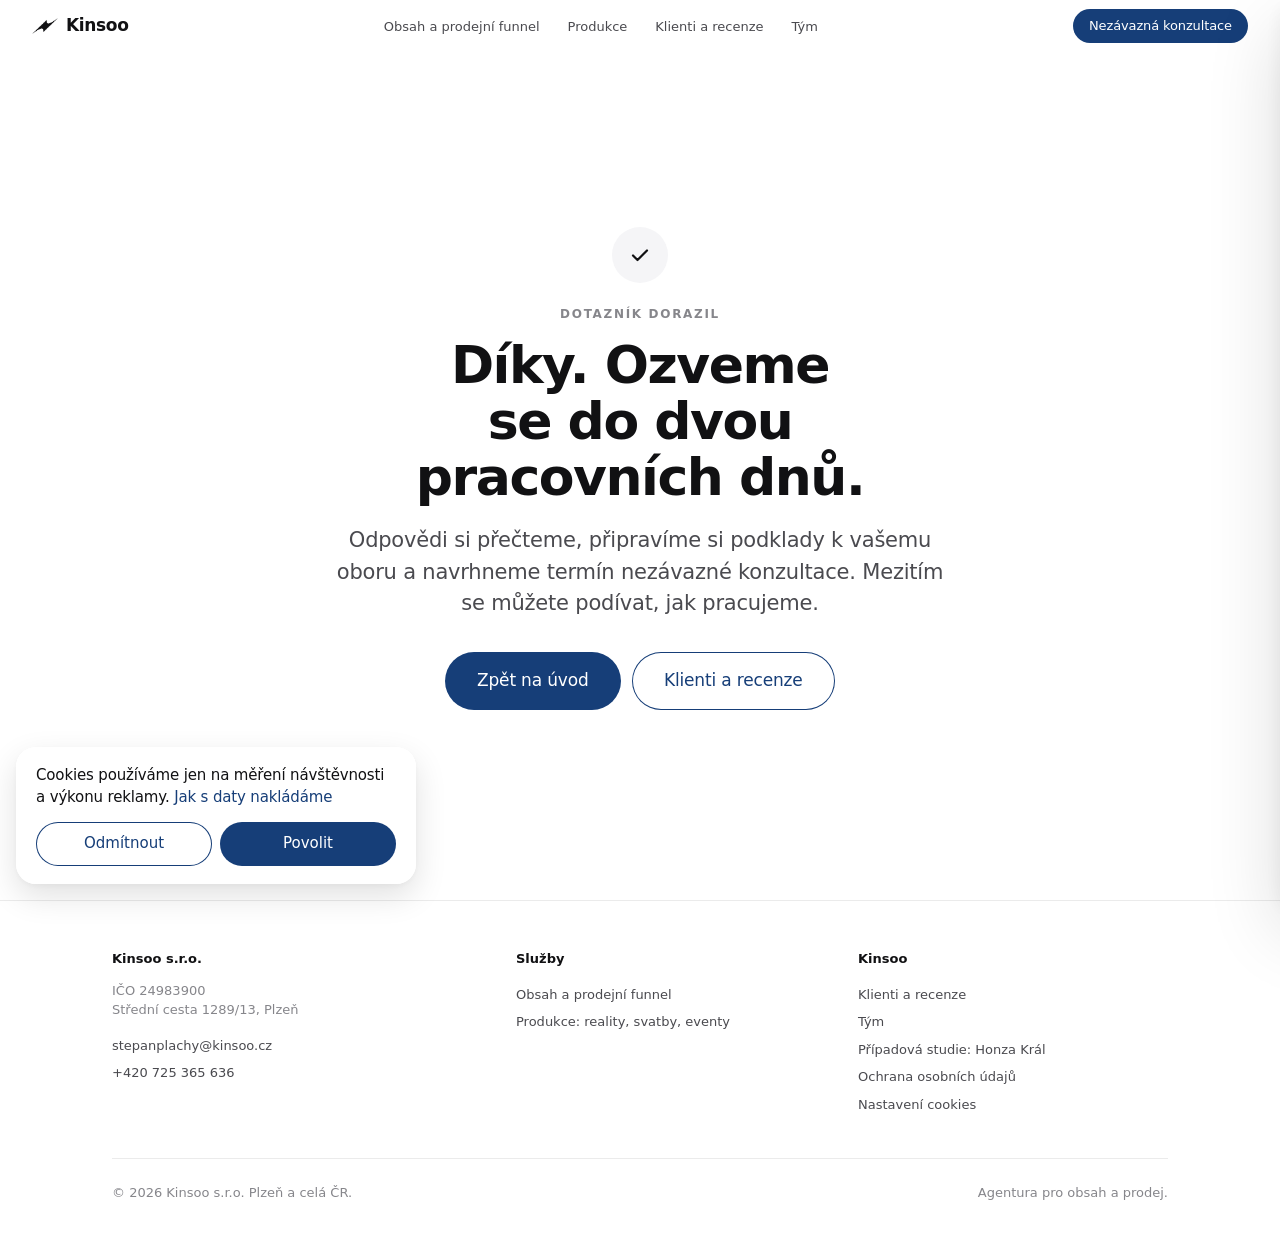
<file: dekujeme.html>
<!DOCTYPE html>
<html lang="cs">
<head>
<meta charset="UTF-8" />
<meta name="viewport" content="width=device-width, initial-scale=1, viewport-fit=cover" />
<title>Děkujeme | Kinsoo</title>
<meta name="description" content="Dotazník dorazil. Ozveme se do dvou pracovních dnů." />
<meta name="author" content="Kinsoo s.r.o." />
<meta name="robots" content="noindex, nofollow" />
<meta name="geo.region" content="CZ-32" />
<meta name="geo.placename" content="Plzeň" />
<meta name="theme-color" content="#ffffff" />
<link rel="canonical" href="https://www.kinsoo.cz/dekujeme.html" />
<meta property="og:type" content="website" />
<meta property="og:url" content="https://www.kinsoo.cz/dekujeme.html" />
<meta property="og:title" content="Děkujeme | Kinsoo" />
<meta property="og:description" content="Dotazník dorazil. Ozveme se do dvou pracovních dnů." />
<meta property="og:image" content="https://www.kinsoo.cz/assets/og-cover.png" />
<meta property="og:locale" content="cs_CZ" />
<meta property="og:site_name" content="Kinsoo" />
<meta name="twitter:card" content="summary_large_image" />
<link rel="icon" href="favicon.ico" sizes="any" />
<link rel="icon" type="image/png" href="assets/favicon-32.png" sizes="32x32" />
<link rel="apple-touch-icon" href="assets/apple-touch-icon.png" />
<link rel="stylesheet" href="kinsoo.css" />
</head>
<body data-lead>
<header class="nav" id="nav">
  <div class="nav-inner">
    <a class="brand" href="index.html">
      <img src="assets/kinsoo-icon-black.png" alt="" width="26" height="16" />
      Kinsoo
    </a>
    <nav aria-label="Hlavní navigace">
      <ul class="nav-links"><li><a href="obsah-a-prodej.html">Obsah a prodejní funnel</a></li><li><a href="produkce.html">Produkce</a></li><li><a href="index.html#klienti">Klienti a recenze</a></li><li><a href="index.html#tym">Tým</a></li></ul>
    </nav>
    <a class="btn nav-cta" href="index.html#dotaznik">Nezávazná konzultace</a>
    <button class="nav-burger" id="burger" aria-label="Otevřít menu" aria-expanded="false" aria-controls="sheet">
      <span></span>
    </button>
  </div>
</header>

<div class="sheet-scrim" id="scrim" hidden></div>
<nav class="sheet" id="sheet" aria-label="Mobilní navigace" aria-hidden="true">
  <span class="sheet-label">Služby</span>
  <a href="obsah-a-prodej.html">Obsah a prodejní funnel</a>
  <a href="produkce.html">Produkce</a>
  <span class="sheet-label">Kinsoo</span>
  <a href="index.html#klienti">Klienti a recenze</a>
  <a href="index.html#tym">Tým</a>
  <a class="btn" href="index.html#dotaznik">Nezávazná konzultace</a>
</nav>

<div class="sticky-cta" id="stickyCta" aria-hidden="true">
  <a class="btn" href="index.html#dotaznik">Chci nezávaznou konzultaci</a>
</div>
<main id="top">
<section class="thanks">
  <div class="container">
    <div class="thanks-mark reveal"><svg viewBox="0 0 24 24" fill="none" stroke="currentColor" stroke-width="2.2" stroke-linecap="round" stroke-linejoin="round" aria-hidden="true"><path d="M5 12.5l4.5 4.5L19 7.5"/></svg></div>
    <p class="eyebrow reveal" data-delay="1" style="margin-top:1.5rem">Dotazník dorazil</p>
    <h1 class="h1 reveal" data-delay="1">Díky. Ozveme se do dvou pracovních dnů.</h1>
    <p class="lead reveal" data-delay="2">Odpovědi si přečteme, připravíme si podklady k vašemu oboru a navrhneme termín nezávazné konzultace. Mezitím se můžete podívat, jak pracujeme.</p>
    <div class="btn-row center reveal" data-delay="3">
      <a class="btn btn-lg" href="index.html">Zpět na úvod</a>
      <a class="btn btn-lg btn-ghost" href="index.html#klienti">Klienti a recenze</a>
    </div>
  </div>
</section>
</main>
<footer class="footer">
  <div class="container">
    <div class="footer-inner">
      <div class="footer-col">
        <b>Kinsoo s.r.o.</b>
        <span>IČO 24983900<br />Střední cesta 1289/13, Plzeň</span>
        <a href="mailto:stepanplachy@kinsoo.cz" style="margin-top:.75rem">stepanplachy@kinsoo.cz</a>
        <a href="tel:+420725365636">+420 725 365 636</a>
      </div>
      <div class="footer-col">
        <b>Služby</b>
        <a href="obsah-a-prodej.html">Obsah a prodejní funnel</a>
        <a href="produkce.html">Produkce: reality, svatby, eventy</a>
      </div>
      <div class="footer-col">
        <b>Kinsoo</b>
        <a href="index.html#klienti">Klienti a recenze</a>
        <a href="index.html#tym">Tým</a>
        <a href="case-study-honza-kral.html">Případová studie: Honza Král</a>
        <a href="ochrana-osobnich-udaju.html">Ochrana osobních údajů</a>
        <a href="#" data-cookie-settings>Nastavení cookies</a>
      </div>
    </div>
    <div class="footer-bottom">
      <span>&copy; 2026 Kinsoo s.r.o. Plzeň a celá ČR.</span>
      <span>Agentura pro obsah a prodej.</span>
    </div>
  </div>
</footer>

<script src="kinsoo.js" defer></script>

<!-- Měření návštěvnosti: Google Analytics 4 a Meta Pixel se načtou až po souhlasu s cookies. -->
<style>
.ck{position:fixed;z-index:200;left:16px;right:16px;bottom:calc(16px + env(safe-area-inset-bottom));max-width:400px;padding:18px 20px;border-radius:20px;background:rgba(255,255,255,.88);-webkit-backdrop-filter:saturate(180%) blur(20px);backdrop-filter:saturate(180%) blur(20px);box-shadow:0 2px 6px rgba(0,0,0,.04),0 12px 32px rgba(0,0,0,.12);font:400 .9375rem/1.45 -apple-system,BlinkMacSystemFont,"SF Pro Text","Inter",system-ui,"Segoe UI",Roboto,sans-serif;color:#111113;letter-spacing:-.01em;transform:translate3d(0,20px,0);opacity:0;transition:transform .36s cubic-bezier(.2,.8,.2,1),opacity .36s cubic-bezier(.2,.8,.2,1)}
.ck.is-in{transform:none;opacity:1}
.ck p{margin:0 0 14px}
.ck a{color:#163E78;text-decoration:none}
.ck a:hover{text-decoration:underline}
.ck-row{display:flex;gap:8px}
.ck-btn{flex:1;appearance:none;-webkit-appearance:none;border:0;margin:0;cursor:pointer;font:inherit;font-weight:500;padding:.6875rem 1rem;border-radius:980px;background:#163E78;color:#fff;transition:background .15s,transform .1s}
.ck-btn:hover{background:#102E5A}
.ck-btn:active{transform:scale(.97)}
.ck-btn.ghost{background:transparent;color:#163E78;box-shadow:inset 0 0 0 1px currentColor}
.ck-btn.ghost:hover{background:rgba(22,62,120,.08)}
@media (max-width:600px){.ck{max-width:none}}
@media (prefers-reduced-motion:reduce){.ck{transition:none}}
</style>
<div class="ck" id="ck" role="dialog" aria-label="Cookies" aria-live="polite" hidden>
  <p>Cookies používáme jen na měření návštěvnosti a výkonu reklamy. <a href="ochrana-osobnich-udaju.html#cookies">Jak s daty nakládáme</a></p>
  <div class="ck-row"><button class="ck-btn ghost" type="button" data-ck="deny">Odmítnout</button><button class="ck-btn" type="button" data-ck="allow">Povolit</button></div>
</div>
<script>
(function(){
  var GA='G-T55MH18N7Z';
  var PIXEL='';            /* Meta Pixel ID: doplňte číslo mezi uvozovky a pixel se zapne. */
  var KEY='kinsoo_consent', TTL=180*864e5;
  var bar=document.getElementById('ck'), loaded=false;
  function read(){try{return JSON.parse(localStorage.getItem(KEY)||'null')}catch(e){return null}}
  function save(v){try{localStorage.setItem(KEY,JSON.stringify({v:v,t:Date.now()}))}catch(e){}}
  window.dataLayer=window.dataLayer||[];
  function gtag(){dataLayer.push(arguments)}
  window.gtag=gtag;
  gtag('consent','default',{ad_storage:'denied',ad_user_data:'denied',ad_personalization:'denied',analytics_storage:'denied'});
  function load(){
    if(loaded)return;loaded=true;
    gtag('consent','update',{ad_storage:'granted',ad_user_data:'granted',ad_personalization:'granted',analytics_storage:'granted'});
    var s=document.createElement('script');s.async=true;s.src='https://www.googletagmanager.com/gtag/js?id='+GA;document.head.appendChild(s);
    gtag('js',new Date());
    gtag('config',GA);
    if(PIXEL){
      !function(f,b,e,v,n,t,s){if(f.fbq)return;n=f.fbq=function(){n.callMethod?n.callMethod.apply(n,arguments):n.queue.push(arguments)};if(!f._fbq)f._fbq=n;n.push=n;n.loaded=!0;n.version='2.0';n.queue=[];t=b.createElement(e);t.async=!0;t.src=v;s=b.getElementsByTagName(e)[0];s.parentNode.insertBefore(t,s)}(window,document,'script','https://connect.facebook.net/en_US/fbevents.js');
      fbq('init',PIXEL);fbq('track','PageView');
    }
    if(document.body.hasAttribute('data-lead')){
      gtag('event','generate_lead',{method:'dotaznik'});
      if(PIXEL)fbq('track','Lead');
    }
    document.addEventListener('click',function(e){
      var a=e.target.closest&&e.target.closest('a[href^="tel:"],a[href^="mailto:"]');
      if(a)gtag('event','contact_click',{method:a.getAttribute('href').indexOf('tel:')===0?'telefon':'email'});
    });
  }
  function show(){bar.hidden=false;requestAnimationFrame(function(){requestAnimationFrame(function(){bar.classList.add('is-in')})})}
  function hide(){bar.classList.remove('is-in');setTimeout(function(){bar.hidden=true},380)}
  bar.addEventListener('click',function(e){
    var b=e.target.closest('[data-ck]');if(!b)return;
    var ok=b.getAttribute('data-ck')==='allow';
    save(ok?'allow':'deny');hide();if(ok)load();
  });
  document.addEventListener('click',function(e){
    var t=e.target.closest&&e.target.closest('[data-cookie-settings]');
    if(t){e.preventDefault();show()}
  });
  var c=read();
  if(c&&c.v==='allow'&&Date.now()-c.t<TTL)load();
  else if(!c||Date.now()-c.t>=TTL)show();
})();
</script>
</body>
</html>
</file>
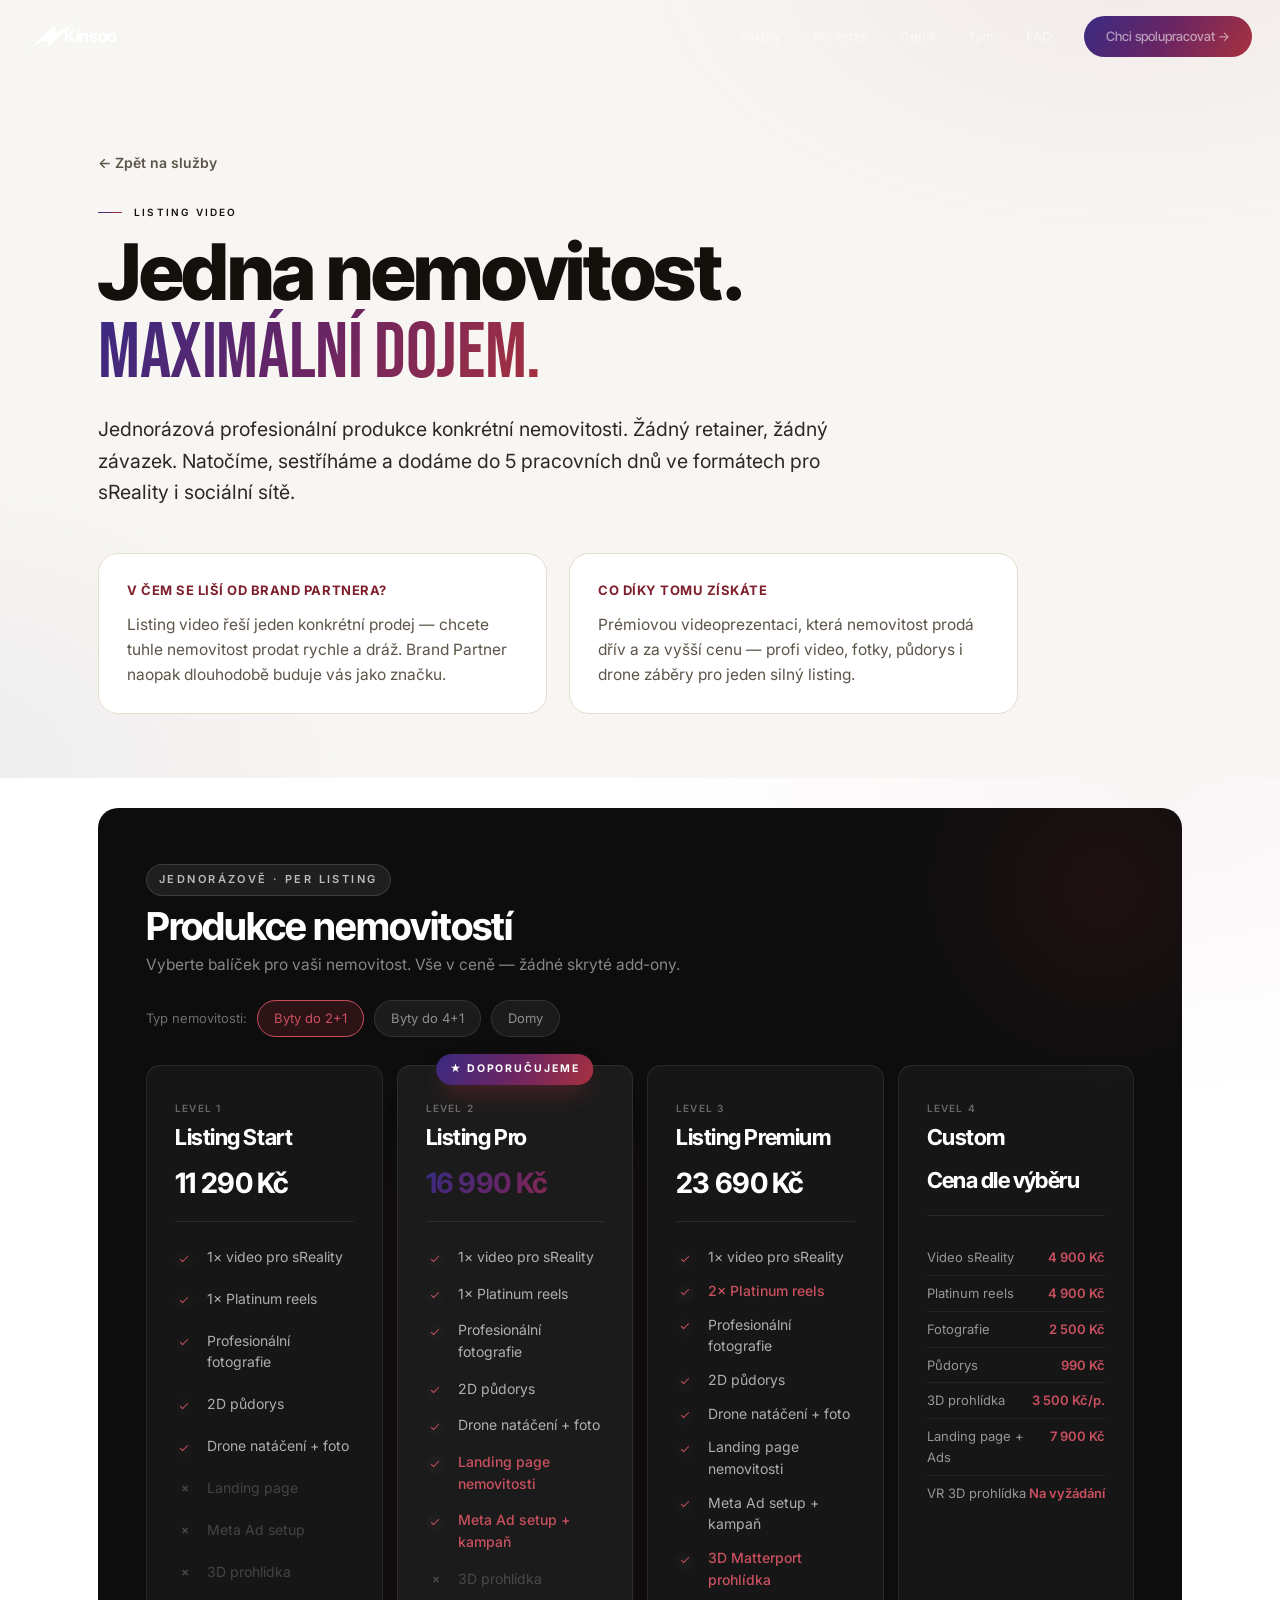
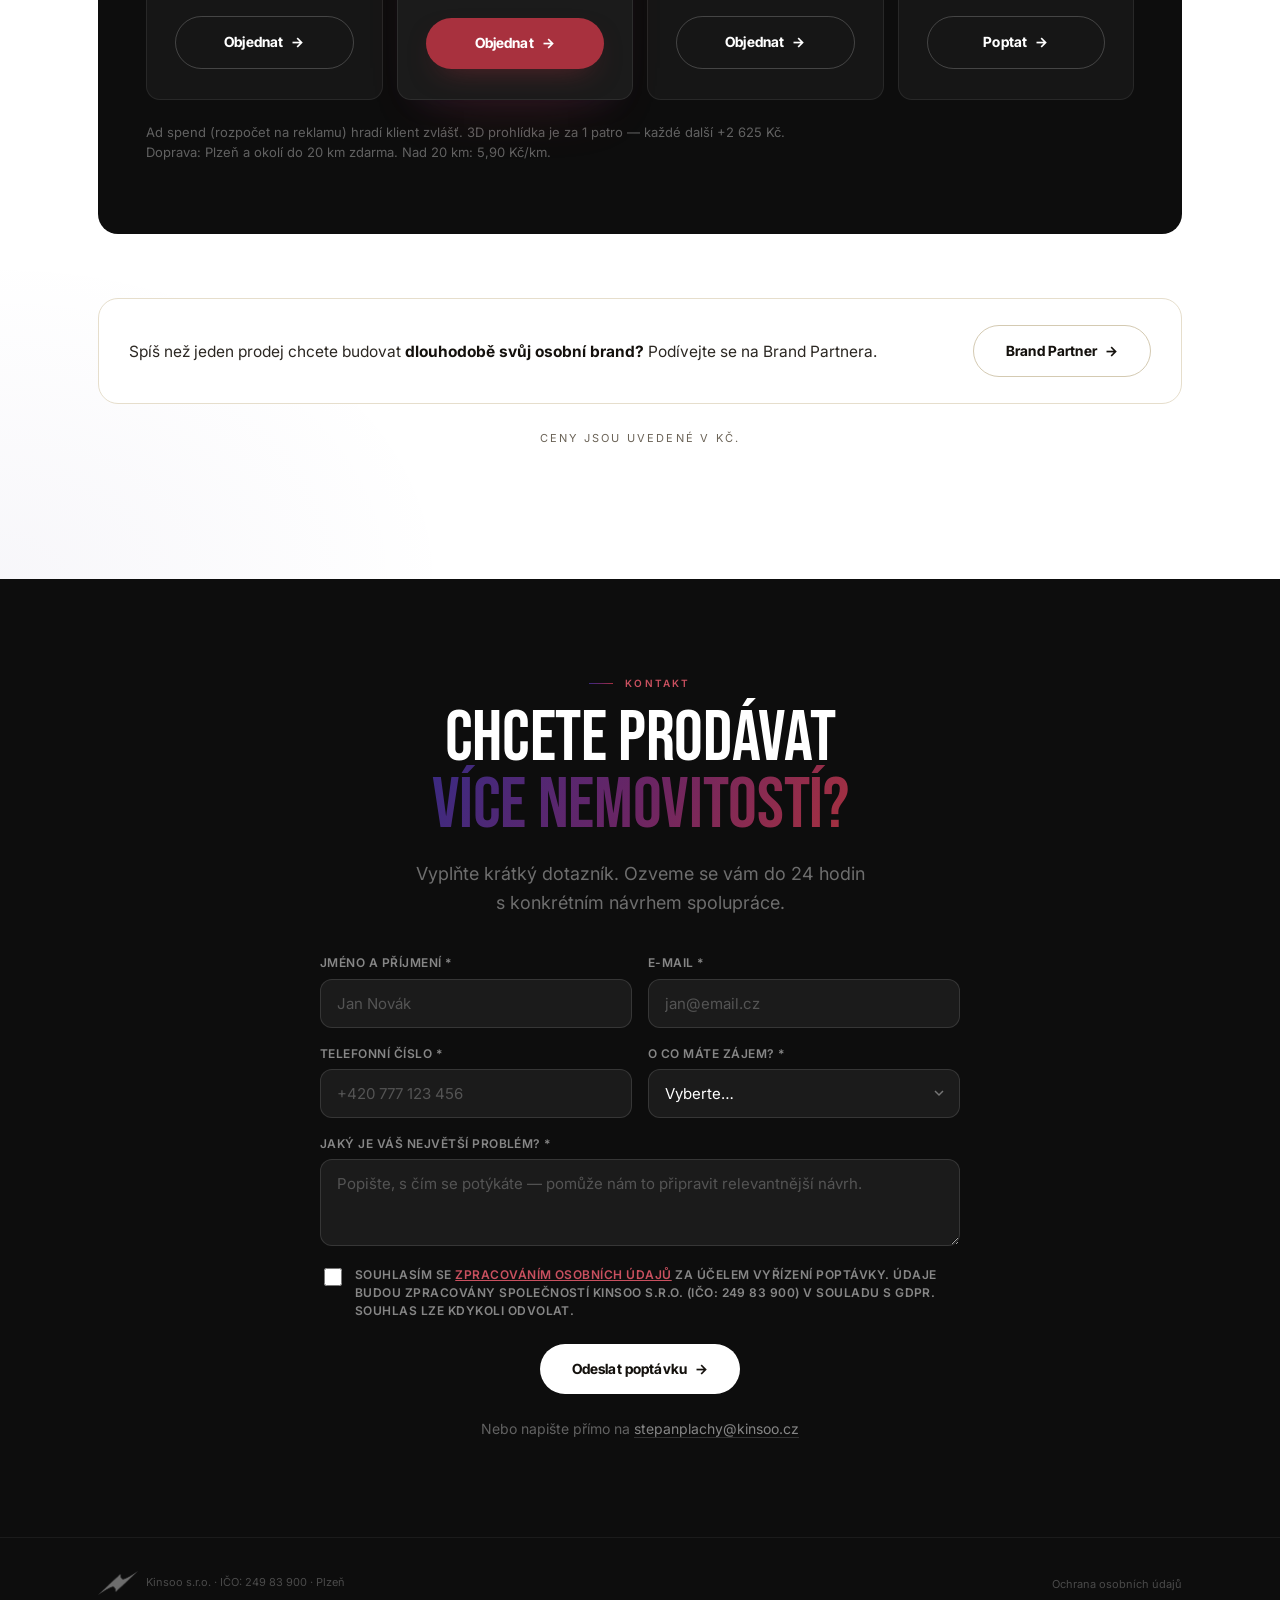
<file: listing-video.html>
<!DOCTYPE html>
<html lang="cs">
<head>
  <meta charset="UTF-8" />
  <meta name="viewport" content="width=device-width, initial-scale=1.0" />
  <title>Listing video — ceník a balíčky | Kinsoo</title>
  <meta name="description" content="Ceník listing videí Kinsoo — jednorázová profesionální produkce nemovitosti. Balíčky Listing Start, Pro a Premium. Video pro sReality, drone, foto, půdorys i 3D prohlídka." />
  <meta name="keywords" content="listing video ceník, cena video nemovitosti, video pro sReality, natáčení nemovitostí Plzeň" />
  <link rel="canonical" href="https://www.kinsoo.cz/listing-video.html" />
  <link rel="icon" href="favicon.ico" />
  <link rel="apple-touch-icon" href="assets/apple-touch-icon.png" />
  <meta property="og:title" content="Listing video — ceník a balíčky | Kinsoo" />
  <meta property="og:description" content="Jednorázová profesionální produkce vaší nemovitosti. Natočíme, sestříháme, dodáme do 5 pracovních dnů." />
  <meta property="og:type" content="website" />
  <meta property="og:url" content="https://www.kinsoo.cz/listing-video.html" />
  <meta property="og:image" content="https://www.kinsoo.cz/assets/og-image.png" />
  <link rel="preconnect" href="https://fonts.googleapis.com">
  <link rel="preconnect" href="https://fonts.gstatic.com" crossorigin>
  <link href="https://fonts.googleapis.com/css2?family=Bebas+Neue&family=Inter:wght@300;400;500;600;700&family=Inter+Tight:wght@500;600;700;800&display=swap" rel="stylesheet">
  <style>
/* =================================================================
   KINSOO — Real Estate Only
   Premium light theme · brand palette · editorial typography
   ================================================================= */
:root{
  --bg:#F7F6F3;
  --bg-alt:#FFFFFF;
  --bg-ink:#0D0D0D;
  --ink:#14110D;
  --ink-2:#2C2823;
  --ink-3:#5C5448;
  --ink-4:#6B6357;
  --brand:#A8313E;
  --brand-deep:#7E1F2C;
  --brand-soft:#C9505F;
  --brand-tint:#F4DFE2;
  --brand-2:#3A2A82;
  --brand-2-deep:#271C5F;
  --brand-2-soft:#6B5BB8;
  --brand-2-tint:#E5E0F2;
  --gradient:linear-gradient(120deg,#3A2A82 0%,#6B2563 50%,#A8313E 100%);
  --line:#E6DECC;
  --line-2:#D4CAB2;
  --green:#22C55E;
  --font-d:'Inter Tight',system-ui,sans-serif;
  --font-b:'Inter',system-ui,sans-serif;
  --r:12px;
  --r-lg:20px;
  --container:1140px;
  /* Aliases for pricing component compatibility */
  --radius:14px;
  --radius-lg:20px;
  --radius-sm:10px;
  --font-display:'Inter Tight',system-ui,sans-serif;
  --font-body:'Inter',system-ui,sans-serif;
  --font-serif:'Inter',system-ui,sans-serif;
  --gradient-brand:linear-gradient(120deg,#3A2A82 0%,#6B2563 50%,#A8313E 100%);
  --gradient-brand-soft:linear-gradient(120deg,rgba(58,42,130,.10) 0%,rgba(168,49,62,.10) 100%);
  --bg-card:#FFFFFF;
  --bg-card-alt:#F7F6F3;
  --line-soft:#F0E9D8;
  --t-fast:180ms cubic-bezier(.2,.7,.2,1);
  --t-med:380ms cubic-bezier(.2,.7,.2,1);
}
*,*::before,*::after{box-sizing:border-box}
html{scroll-behavior:smooth}
html,body{margin:0;padding:0}
body{
  background:var(--bg);color:var(--ink);
  font-family:var(--font-b);font-size:16px;line-height:1.6;
  -webkit-font-smoothing:antialiased;text-rendering:optimizeLegibility;
  overflow-x:hidden;
}
img,svg{display:block;max-width:100%}
button{font:inherit;cursor:pointer;border:0;background:none;color:inherit}
a{color:inherit;text-decoration:none;transition:color .2s}
::selection{background:var(--brand-tint);color:var(--ink)}
.container{max-width:var(--container);margin:0 auto;padding:0 28px;width:100%}

/* ---- Label ---- */
.label{
  font-size:10px;font-weight:600;letter-spacing:.22em;text-transform:uppercase;
  display:flex;align-items:center;gap:12px;margin-bottom:14px;
}
.label::before{content:'';width:24px;height:1px;background:var(--gradient)}

/* ---- Section title ---- */
.stitle{
  font-family:var(--font-d);font-weight:800;
  font-size:clamp(32px,5vw,56px);
  line-height:1.05;letter-spacing:-.03em;
  text-transform:uppercase;margin:0 0 20px;
}
.stitle-sm{font-size:clamp(26px,4vw,42px)}

/* ---- Gradient text ---- */
.gw{background:var(--gradient);-webkit-background-clip:text;background-clip:text;-webkit-text-fill-color:transparent}

/* ---- Buttons ---- */
.btn{
  display:inline-flex;align-items:center;gap:8px;
  font-family:var(--font-d);font-weight:700;font-size:14px;
  letter-spacing:.01em;padding:14px 32px;border-radius:60px;
  transition:all .3s;cursor:pointer;border:none;
}
.btn-primary{
  background:var(--gradient);color:#fff;
}
.btn-primary:hover{transform:translateY(-2px);box-shadow:0 8px 24px rgba(168,49,62,.25)}
.btn-outline{
  background:transparent;color:var(--ink);
  border:1.5px solid var(--line-2);
}
.btn-outline:hover{border-color:var(--brand);color:var(--brand)}
.btn-white{background:#fff;color:var(--ink)}
.btn-white:hover{transform:translateY(-2px);box-shadow:0 8px 24px rgba(0,0,0,.15)}
.arrow{transition:transform .2s}
.btn:hover .arrow{transform:translateX(3px)}

/* ================ NAV ================ */
.nav{
  position:fixed;top:0;left:0;right:0;z-index:300;
  padding:16px 28px;
  display:flex;justify-content:space-between;align-items:center;
  transition:all .4s;
}
.nav.is-top{background:transparent}
.nav.is-scrolled{
  background:rgba(247,246,243,.94);
  backdrop-filter:blur(20px);-webkit-backdrop-filter:blur(20px);
  border-bottom:1px solid var(--line);
}
.nav-logo{display:flex;align-items:center;gap:10px}
.nav-logo img{height:28px;transition:opacity .3s}
.nav-logo .logo-white{position:absolute}
.nav-logo .logo-color{position:absolute;opacity:0}
.nav.is-scrolled .nav-logo .logo-white{opacity:0}
.nav.is-scrolled .nav-logo .logo-color{opacity:1}
.nav-logo span{font-family:var(--font-d);font-size:17px;font-weight:700;letter-spacing:-.02em}
.nav-links{display:flex;align-items:center;gap:32px}
.nav-links a{
  font-size:13px;font-weight:500;color:var(--ink-3);
  transition:color .2s;
}
.nav-links a:hover{color:var(--ink)}
.nav-cta{
  font-size:12px;font-weight:700;font-family:var(--font-d);
  padding:10px 22px;border-radius:60px;
  background:var(--gradient);color:#fff;
  transition:all .3s;
}
.nav-cta:hover{transform:translateY(-1px);box-shadow:0 4px 16px rgba(168,49,62,.2)}
/* Hero-over nav — white text */
.nav.is-top .nav-links a{color:rgba(255,255,255,.55)}
.nav.is-top .nav-links a:hover{color:#fff}
.nav.is-top .nav-logo span{color:#fff}

/* Mobile nav */
.hamburger{display:none;width:28px;height:28px;flex-direction:column;justify-content:center;gap:5px}
.hamburger span{display:block;width:100%;height:1.5px;background:var(--ink);transition:all .3s}
.nav.is-top .hamburger span{background:#fff}

.mobile-menu{display:none}

@media(max-width:768px){
  .nav-links{display:none}
  .hamburger{display:flex}
  .mobile-menu{
    display:flex;
    position:fixed;top:0;left:0;right:0;bottom:0;z-index:299;
    background:var(--bg);flex-direction:column;
    justify-content:center;align-items:center;gap:28px;
    opacity:0;pointer-events:none;transition:opacity .3s;
  }
  .mobile-menu.is-open{opacity:1;pointer-events:all}
  .mobile-menu a{font-family:var(--font-d);font-size:28px;font-weight:700}
}

/* ================ HERO ================ */
.hero{
  position:relative;min-height:100vh;display:flex;align-items:center;
  background:var(--bg-ink);color:#fff;overflow:hidden;
  padding:120px 0 80px;
}
.hero-video-bg{
  position:absolute;inset:0;z-index:0;
}
.hero-video{width:100%;height:100%;object-fit:cover}
.hero-overlay{
  position:absolute;inset:0;
  background:linear-gradient(180deg,rgba(0,0,0,.6) 0%,rgba(0,0,0,.45) 50%,rgba(0,0,0,.7) 100%);
}
.hero .container{position:relative;z-index:1}
.hero-content{max-width:680px}
.hero-eyebrow{
  font-size:11px;font-weight:500;letter-spacing:.15em;text-transform:uppercase;
  color:rgba(255,255,255,.5);margin-bottom:20px;
  display:flex;align-items:center;gap:10px;
}
.hero-eyebrow::before{content:'';width:20px;height:1px;background:rgba(255,255,255,.3)}
.hero h1{
  font-family:var(--font-d);font-weight:800;
  font-size:clamp(36px,5.5vw,64px);
  line-height:1.05;letter-spacing:-.035em;
  margin:0 0 24px;
}
.hero h1 .gw{
  background:linear-gradient(120deg,#B8A5FF 0%,#FF8A9B 100%);
  -webkit-background-clip:text;background-clip:text;-webkit-text-fill-color:transparent;
}
.hero-sub{
  font-size:clamp(16px,1.8vw,19px);color:rgba(255,255,255,.6);
  max-width:520px;line-height:1.6;margin:0 0 36px;
}
.hero-actions{display:flex;align-items:center;gap:16px;flex-wrap:wrap}

/* ================ SOCIAL PROOF BAR ================ */
.proof-bar{
  background:var(--bg-ink);border-top:1px solid rgba(255,255,255,.06);
  padding:40px 0;
}
.proof-grid{
  display:grid;grid-template-columns:repeat(4,1fr);gap:32px;
  text-align:center;
}
.proof-item{}
.proof-val{
  font-family:var(--font-d);font-size:clamp(28px,3.5vw,44px);
  font-weight:800;line-height:1;letter-spacing:-.03em;
  color:#fff;margin-bottom:6px;
}
.proof-lbl{font-size:13px;color:rgba(255,255,255,.4);line-height:1.4}

/* ================ SLUŽBY ================ */
.services{padding:96px 0;background:var(--bg)}
.services .label{color:var(--brand-deep)}
.services-sub{
  font-size:clamp(15px,1.6vw,18px);color:var(--ink-3);
  max-width:520px;line-height:1.6;margin:0 0 56px;
}
.services-grid{display:grid;grid-template-columns:repeat(3,1fr);gap:20px}
.services-grid--2{grid-template-columns:repeat(2,1fr)}
.srv-card{
  background:var(--bg-alt);border:1px solid var(--line);
  border-radius:var(--r-lg);padding:36px 28px;
  transition:all .4s;position:relative;overflow:hidden;
}
.srv-card:hover{border-color:var(--brand-tint);transform:translateY(-4px);box-shadow:0 12px 40px rgba(0,0,0,.06)}
.srv-icon{
  width:44px;height:44px;border-radius:10px;
  display:flex;align-items:center;justify-content:center;
  margin-bottom:20px;
}
.srv-icon svg{width:22px;height:22px}
.srv-icon.ic1{background:var(--brand-tint);color:var(--brand)}
.srv-icon.ic2{background:var(--brand-2-tint);color:var(--brand-2)}
.srv-icon.ic3{background:linear-gradient(135deg,var(--brand-2-tint),var(--brand-tint));color:var(--brand-deep)}
.srv-name{
  font-family:var(--font-d);font-size:20px;font-weight:800;
  letter-spacing:-.02em;margin:0 0 10px;
}
.srv-desc{font-size:14px;color:var(--ink-3);line-height:1.6;margin:0 0 20px}
.srv-features{list-style:none;padding:0;margin:0}
.srv-features li{
  font-size:13px;color:var(--ink-2);padding:6px 0;
  border-top:1px solid var(--line);
  display:flex;align-items:center;gap:8px;
}
.srv-features li::before{
  content:'';width:5px;height:5px;border-radius:50%;
  background:var(--gradient);flex-shrink:0;
}
.srv-tag{
  position:absolute;top:16px;right:16px;
  font-size:9px;font-weight:700;font-family:var(--font-d);
  letter-spacing:.08em;text-transform:uppercase;
  padding:5px 12px;border-radius:40px;
  background:var(--gradient);color:#fff;
}
.srv-card--recommended::before{
  content:'';position:absolute;inset:-1px;border-radius:inherit;
  background:var(--gradient);z-index:-1;padding:1px;
  -webkit-mask:linear-gradient(#000,#000) content-box,linear-gradient(#000,#000);
  -webkit-mask-composite:xor;mask-composite:exclude;
}
.srv-card--recommended{box-shadow:0 24px 50px -28px rgba(168,49,62,.22),0 12px 24px -16px rgba(58,42,130,.15)}

/* ================ VÝSLEDKY ================ */
.results{padding:96px 0;background:var(--bg-ink);color:#fff}
.results .label{color:var(--brand-soft)}
.results .stitle{color:#fff}
.results-sub{
  font-size:clamp(15px,1.6vw,18px);color:rgba(255,255,255,.45);
  max-width:520px;line-height:1.6;margin:0 0 56px;
}
.results-grid{display:grid;grid-template-columns:repeat(2,1fr);gap:20px}

/* Highlight result card */
.res-hl{
  background:rgba(255,255,255,.03);border:1px solid rgba(255,255,255,.08);
  border-radius:var(--r-lg);padding:48px 40px;
  position:relative;overflow:hidden;transition:all .4s;
}
.res-hl:hover{background:rgba(255,255,255,.06);border-color:rgba(255,255,255,.12)}
.res-hl::before{
  content:'';position:absolute;top:-80px;right:-80px;width:280px;height:280px;
  background:radial-gradient(closest-side,rgba(168,49,62,.12),transparent);pointer-events:none;
}
.res-hl-top{display:flex;align-items:center;gap:16px;margin-bottom:24px}
.res-hl-avatar{
  width:56px;height:56px;border-radius:50%;
  background:var(--gradient);color:#fff;
  display:flex;align-items:center;justify-content:center;
  font-family:var(--font-d);font-size:16px;font-weight:700;
  overflow:hidden;flex-shrink:0;
}
.res-hl-avatar img{width:100%;height:100%;object-fit:cover}
.res-hl-name{font-family:var(--font-d);font-size:18px;font-weight:700}
.res-hl-role{font-size:12px;color:rgba(255,255,255,.4)}
.res-hl-metric{
  font-family:var(--font-d);font-size:clamp(48px,6vw,72px);
  font-weight:800;letter-spacing:-.04em;line-height:1;
  margin-bottom:12px;
}
.res-hl-metric .gw{
  background:linear-gradient(120deg,#B8A5FF 0%,#FF8A9B 100%);
  -webkit-background-clip:text;background-clip:text;-webkit-text-fill-color:transparent;
}
.res-hl-desc{
  font-size:16px;color:rgba(255,255,255,.55);line-height:1.6;
  margin:0;max-width:380px;
}
.res-hl-tag{
  display:inline-flex;align-items:center;gap:6px;
  font-size:10px;font-weight:700;letter-spacing:.18em;text-transform:uppercase;
  color:var(--brand-soft);margin-bottom:16px;
}
.res-hl-tag::before{content:'';width:8px;height:8px;border-radius:50%;background:var(--green);box-shadow:0 0 8px rgba(34,197,94,.5)}

/* ================ CASE STUDY BANNER ================ */
.cs-banner{
  padding:72px 0;background:var(--bg);
}
.cs-inner{
  display:grid;grid-template-columns:1fr 1fr;gap:48px;align-items:center;
  background:var(--bg-alt);border:1px solid var(--line);
  border-radius:var(--r-lg);padding:48px;overflow:hidden;
}
.cs-photo{
  border-radius:var(--r);overflow:hidden;aspect-ratio:4/3;
}
.cs-photo img{width:100%;height:100%;object-fit:cover}
.cs-content .label{color:var(--brand-deep)}
.cs-title{
  font-family:var(--font-d);font-size:clamp(24px,3vw,36px);
  font-weight:800;line-height:1.1;letter-spacing:-.02em;
  margin:0 0 16px;
}
.cs-desc{font-size:15px;color:var(--ink-3);line-height:1.6;margin:0 0 24px}
.cs-metrics{display:flex;gap:32px;margin-bottom:28px}
.cs-m-val{
  font-family:var(--font-d);font-size:28px;font-weight:800;
  letter-spacing:-.02em;line-height:1;margin-bottom:4px;
}
.cs-m-lbl{font-size:11px;color:var(--ink-4)}

/* ================ RECENZE ================ */
.reviews{padding:96px 0;background:var(--bg)}
.reviews .label{color:var(--brand-deep)}
.reviews .stitle{color:var(--ink)}
.reviews-sub{font-size:clamp(15px,1.6vw,18px);color:var(--ink-3);max-width:600px;line-height:1.6;margin:0 0 48px}
.rv-carousel{position:relative}
.rv-marquee{position:relative;overflow:hidden;margin:0 -28px;padding:0 28px;cursor:grab;-webkit-mask-image:linear-gradient(90deg,transparent,#000 4%,#000 96%,transparent);mask-image:linear-gradient(90deg,transparent,#000 4%,#000 96%,transparent)}
.rv-marquee.dragging{cursor:grabbing}
.rv-track{display:flex;width:max-content;padding:8px 0 16px;will-change:transform}
.rv-arrow{position:absolute;top:47%;transform:translateY(-50%);z-index:6;width:48px;height:48px;border-radius:50%;border:1px solid var(--line);background:rgba(255,255,255,.92);-webkit-backdrop-filter:blur(8px);backdrop-filter:blur(8px);color:var(--ink);font-family:var(--font-d);font-size:26px;line-height:1;display:flex;align-items:center;justify-content:center;cursor:pointer;box-shadow:0 10px 28px rgba(20,17,13,.14);transition:transform .2s,background .2s,border-color .2s}
.rv-arrow:hover{background:#fff;transform:translateY(-50%) scale(1.08);border-color:var(--brand-soft)}
.rv-arrow.prev{left:-4px}
.rv-arrow.next{right:-4px}
@media(max-width:640px){.rv-arrow{display:none}}
.rv-card{
  flex:0 0 248px;margin-right:18px;
  position:relative;aspect-ratio:3/4;border-radius:var(--r-lg);overflow:hidden;cursor:pointer;
  border:0;padding:0;background:#0D0D0D;font-family:inherit;text-align:left;display:block;
  transition:transform .5s cubic-bezier(.2,.7,.2,1),box-shadow .5s;
}
.rv-card>img{position:absolute;inset:0;width:100%;height:100%;object-fit:cover;transition:transform .7s cubic-bezier(.2,.7,.2,1)}
.rv-card::after{content:'';position:absolute;inset:0;background:linear-gradient(to top,rgba(13,13,13,.88) 0%,rgba(13,13,13,.34) 40%,rgba(13,13,13,0) 64%)}
.rv-card:hover{transform:translateY(-6px);box-shadow:0 26px 52px rgba(20,17,13,.22)}
.rv-card:hover>img{transform:scale(1.06)}
.rv-card-body{position:absolute;left:0;right:0;bottom:0;padding:20px 18px;color:#fff;z-index:2}
.rv-card-stars{display:block;color:#fff;font-size:11px;letter-spacing:2px;margin-bottom:8px;opacity:.95}
.rv-card-name{display:block;font-family:var(--font-d);font-size:17px;font-weight:700;line-height:1.12}
.rv-card-meta{display:block;font-size:11.5px;opacity:.72;margin-top:3px}
.rv-card-cta{margin-top:13px;display:inline-flex;align-items:center;gap:6px;font-size:10.5px;font-weight:600;letter-spacing:.08em;text-transform:uppercase;color:#fff;opacity:0;transform:translateY(7px);transition:opacity .4s,transform .4s}
.rv-card-cta span{transition:transform .35s}
.rv-card:hover .rv-card-cta,.rv-card:focus-visible .rv-card-cta{opacity:1;transform:none}
.rv-card:hover .rv-card-cta span{transform:translateX(4px)}
/* Apple-style modal */
.rv-modal{position:fixed;inset:0;z-index:1000;display:flex;align-items:center;justify-content:center;padding:24px;opacity:0;visibility:hidden;transition:opacity .4s,visibility .4s}
.rv-modal.open{opacity:1;visibility:visible}
.rv-modal-bg{position:absolute;inset:0;background:rgba(13,13,13,.5);backdrop-filter:blur(16px) saturate(120%);-webkit-backdrop-filter:blur(16px) saturate(120%)}
.rv-modal-card{position:relative;z-index:2;width:min(860px,100%);max-height:88vh;background:var(--bg-alt);border-radius:24px;overflow:hidden;display:grid;grid-template-columns:300px 1fr;box-shadow:0 40px 110px rgba(0,0,0,.45);transform:scale(.92) translateY(8px);opacity:0;transition:transform .55s cubic-bezier(.2,.8,.2,1),opacity .4s}
.rv-modal.open .rv-modal-card{transform:none;opacity:1}
.rv-modal-photo{position:relative;background:#0D0D0D;min-height:100%}
.rv-modal-photo img{position:absolute;inset:0;width:100%;height:100%;object-fit:cover}
.rv-modal-content{padding:52px 48px;display:flex;flex-direction:column;justify-content:center;position:relative;overflow-y:auto}
.rv-modal-qm{position:absolute;top:30px;right:40px;font-family:var(--font-d);font-size:120px;line-height:.7;color:var(--brand-tint);pointer-events:none;user-select:none}
.rv-modal-stars{color:var(--brand);font-size:18px;letter-spacing:3px;margin-bottom:20px;position:relative}
.rv-modal-text{font-family:var(--font-d);font-size:clamp(20px,2.3vw,27px);font-weight:600;line-height:1.42;letter-spacing:-.01em;color:var(--ink);margin:0 0 26px;position:relative}
.rv-modal-name{font-family:var(--font-d);font-size:17px;font-weight:700;color:var(--ink)}
.rv-modal-meta{font-size:13px;color:var(--ink-4);margin-top:3px}
.rv-modal-close{position:absolute;top:16px;right:16px;z-index:3;width:40px;height:40px;border-radius:50%;border:0;background:rgba(255,255,255,.85);backdrop-filter:blur(8px);-webkit-backdrop-filter:blur(8px);cursor:pointer;font-size:22px;line-height:1;color:var(--ink);display:flex;align-items:center;justify-content:center;transition:background .2s,transform .2s}
.rv-modal-close:hover{background:#fff;transform:rotate(90deg)}
body.rv-lock{overflow:hidden}
@media(max-width:980px){
  .rv-card{flex-basis:220px}
  .rv-modal-card{grid-template-columns:1fr;max-height:90vh;overflow-y:auto}
  .rv-modal-photo{height:230px;min-height:230px}
  .rv-modal-content{padding:34px 28px}
  .rv-modal-qm{font-size:84px;top:18px;right:24px}
}
@media(max-width:560px){.rv-card{flex-basis:196px}}
@media(prefers-reduced-motion:reduce){.rv-track{animation:none}.rv-marquee{overflow-x:auto}}

/* ================ FAQ ================ */
.faq{padding:96px 0;background:var(--bg-alt)}
.faq .label{color:var(--brand-deep)}
.faq .stitle{color:var(--ink)}
.faq-sub{font-size:clamp(15px,1.6vw,18px);color:var(--ink-3);max-width:560px;line-height:1.6;margin:0 0 8px}
.faq-list{max-width:840px;margin:44px auto 0;display:flex;flex-direction:column;gap:12px}
.faq-item{background:var(--bg);border:1px solid var(--line);border-radius:var(--r);overflow:hidden;transition:border-color var(--t-fast),box-shadow var(--t-fast)}
.faq-item.open{border-color:var(--brand-soft);box-shadow:0 10px 30px rgba(20,17,13,.06)}
.faq-q{width:100%;display:flex;align-items:center;justify-content:space-between;gap:20px;padding:22px 26px;background:none;border:0;cursor:pointer;font-family:var(--font-d);font-size:clamp(16px,1.9vw,19px);font-weight:700;color:var(--ink);text-align:left;line-height:1.3}
.faq-ic{flex-shrink:0;width:24px;height:24px;position:relative}
.faq-ic::before,.faq-ic::after{content:'';position:absolute;background:var(--brand);border-radius:2px;transition:transform var(--t-med),opacity var(--t-med)}
.faq-ic::before{top:11px;left:3px;right:3px;height:2px}
.faq-ic::after{left:11px;top:3px;bottom:3px;width:2px}
.faq-item.open .faq-ic::after{transform:scaleY(0);opacity:0}
.faq-a{display:grid;grid-template-rows:0fr;transition:grid-template-rows var(--t-med)}
.faq-item.open .faq-a{grid-template-rows:1fr}
.faq-a-wrap{overflow:hidden}
.faq-a p{margin:0;padding:0 26px 24px;color:var(--ink-3);font-size:15.5px;line-height:1.62;max-width:720px}

/* ================ CENÍK — full interactive pricing ================ */
/* --- muted-label --- */
.label.muted-label{color:var(--ink-4)}
.label.muted-label::before{background:var(--ink-4)}

/* --- btn-brand, btn-block --- */
.btn-brand{background:var(--brand);color:#fff;border-color:var(--brand);box-shadow:0 12px 30px -14px rgba(168,49,62,.55)}
.btn-brand:hover{background:var(--brand-deep);border-color:var(--brand-deep);color:#fff}
.btn-block{width:100%;justify-content:center}

/* --- Setup card --- */
.setup-card{
  background:linear-gradient(180deg,rgba(244,223,226,.7) 0%,var(--bg-card) 60%);
  border:1px solid var(--line);border-radius:var(--radius-lg);
  padding:50px 50px 44px;position:relative;overflow:hidden;
}
.setup-card::after{content:'';position:absolute;top:-120px;right:-120px;width:360px;height:360px;background:radial-gradient(closest-side,rgba(168,49,62,.18),transparent);pointer-events:none}
.setup-card::before{content:'';position:absolute;top:-120px;left:-120px;width:320px;height:320px;background:radial-gradient(closest-side,rgba(58,42,130,.14),transparent);pointer-events:none}
.setup-head{display:flex;justify-content:space-between;align-items:flex-end;gap:24px;flex-wrap:wrap;margin-bottom:36px;padding-bottom:28px;border-bottom:1px solid var(--line);position:relative}
.setup-title{font-family:var(--font-display);font-size:clamp(38px,4.4vw,56px);margin:10px 0 0;line-height:1;font-weight:700;letter-spacing:-.025em}
.setup-price{text-align:right;position:relative}
.setup-price-value{display:block;font-family:var(--font-display);font-size:clamp(42px,4.8vw,64px);line-height:1;font-weight:700;letter-spacing:-.025em;background:var(--gradient-brand);-webkit-background-clip:text;background-clip:text;-webkit-text-fill-color:transparent;color:transparent}
.setup-price-meta{font-size:11px;letter-spacing:.2em;text-transform:uppercase;color:var(--ink-4);display:block;margin-top:8px}

/* --- Check list --- */
.check-list{list-style:none;margin:0;padding:0;display:grid;grid-template-columns:repeat(2,1fr);gap:14px 32px;position:relative}
.check-list li{position:relative;padding-left:32px;color:var(--ink-2);line-height:1.55;font-size:15px}
.check-list li::before{content:'';position:absolute;left:0;top:5px;width:18px;height:18px;border-radius:50%;background:var(--gradient-brand);opacity:.18}
.check-list li::after{content:'';position:absolute;left:5px;top:9.5px;width:8px;height:4px;border-left:1.5px solid var(--brand-deep);border-bottom:1.5px solid var(--brand-deep);transform:rotate(-45deg)}
.check-list li.hl{color:var(--brand-deep);font-weight:500}
.check-list li.hl::before{opacity:.32}

/* --- Packages grid --- */
.packages-grid{display:grid;grid-template-columns:repeat(4,1fr);gap:18px;align-items:stretch}
.packages-grid--5{grid-template-columns:repeat(5,1fr)}
.pkg{background:var(--bg-card-alt);border:1px solid var(--line);border-radius:var(--radius);padding:34px 28px 30px;display:flex;flex-direction:column;transition:transform var(--t-med),border-color var(--t-med),background var(--t-med),box-shadow var(--t-med);position:relative}
.pkg:hover{transform:translateY(-4px);border-color:var(--brand);background:var(--bg-card);box-shadow:0 32px 60px -36px rgba(168,49,62,.22)}
.pkg header{margin-bottom:24px;padding-bottom:24px;border-bottom:1px solid var(--line)}
.pkg-name{display:block;font-family:var(--font-display);font-size:26px;font-weight:700;letter-spacing:-.02em;margin-bottom:14px;color:var(--ink)}
.pkg-price{font-family:var(--font-display);font-size:36px;font-weight:700;letter-spacing:-.025em;color:var(--ink);line-height:1}
.pkg-period{font-family:var(--font-body);font-size:14px;color:var(--ink-4);font-weight:400;margin-left:4px}
.pkg-perunit{margin-top:10px;font-size:11px;letter-spacing:.18em;text-transform:uppercase;color:var(--ink-4)}
.pkg .check-list{grid-template-columns:1fr;flex:1;gap:12px;margin-bottom:26px}
.pkg .check-list li{font-size:14px}
.pkg-badge{position:absolute;top:-12px;left:50%;transform:translateX(-50%);background:var(--gradient-brand);color:#fff;font-size:10.5px;font-weight:700;letter-spacing:.18em;text-transform:uppercase;padding:7px 14px;border-radius:999px;white-space:nowrap;box-shadow:0 12px 24px -8px rgba(168,49,62,.55)}
.pkg-featured{border-color:transparent;background:linear-gradient(180deg,rgba(244,223,226,.55) 0%,var(--bg-card) 70%);position:relative}
.pkg-featured::before{content:'';position:absolute;inset:-1px;border-radius:inherit;background:var(--gradient-brand);z-index:-1;padding:1px;-webkit-mask:linear-gradient(#000,#000) content-box,linear-gradient(#000,#000);-webkit-mask-composite:xor;mask-composite:exclude}
.pkg-featured{box-shadow:0 32px 60px -36px rgba(168,49,62,.32),0 16px 30px -20px rgba(58,42,130,.20)}
.pkg-featured .pkg-price{background:var(--gradient-brand);-webkit-background-clip:text;background-clip:text;-webkit-text-fill-color:transparent;color:transparent}
.packages-note{margin-top:28px;text-align:center;font-size:11px;letter-spacing:.2em;text-transform:uppercase;color:var(--ink-4)}

/* --- Add-ons --- */
.addons{margin-top:90px}
.addons .label{display:inline-flex;margin-bottom:22px}
.addons-grid{display:grid;grid-template-columns:repeat(3,1fr);gap:18px}
.addon{background:var(--bg-card-alt);border:1px solid var(--line);border-radius:var(--radius);padding:30px 28px;transition:border-color var(--t-fast),transform var(--t-fast),background var(--t-fast),box-shadow var(--t-fast)}
.addon:hover{border-color:var(--brand);transform:translateY(-3px);background:var(--bg-card);box-shadow:0 24px 50px -32px rgba(168,49,62,.20)}
.addon h4{font-family:var(--font-display);font-size:24px;font-weight:700;letter-spacing:-.02em;margin:0 0 14px;color:var(--ink)}
.addon-price{font-family:var(--font-display);font-size:34px;font-weight:700;letter-spacing:-.025em;line-height:1;margin-bottom:14px;background:var(--gradient-brand);-webkit-background-clip:text;background-clip:text;-webkit-text-fill-color:transparent;color:transparent}
.addon-price span{font-family:var(--font-body);font-size:13px;color:var(--ink-4);font-weight:400;margin-left:4px;-webkit-text-fill-color:var(--ink-4)}
.addon-meta{font-size:11px;letter-spacing:.2em;text-transform:uppercase;color:var(--brand-deep);margin:0 0 8px}
.addon-extra{margin:0;font-size:13px;color:var(--ink-4)}

/* --- Pricing section --- */
.pricing{padding:120px 0 130px;background:var(--bg-alt);position:relative}
.pricing::before{content:'';position:absolute;inset:0;background:radial-gradient(900px 540px at 90% 0%,rgba(168,49,62,.05),transparent 60%),radial-gradient(700px 500px at 0% 100%,rgba(58,42,130,.04),transparent 65%);pointer-events:none;z-index:0}
.pricing>.container{position:relative;z-index:1}
.pricing .label{color:var(--brand-deep)}
.pricing .stitle{margin-bottom:18px}
.pricing-sub{color:var(--ink-3);font-size:16.5px;margin:0 0 56px;max-width:56ch;line-height:1.65;font-weight:400}
.pricing-quiz{font-family:var(--font-display);font-size:clamp(26px,2.8vw,38px);font-weight:600;letter-spacing:-.025em;line-height:1;color:var(--ink-3);margin:0 0 14px;max-width:22ch;display:flex;align-items:center;gap:14px}
.pricing-quiz::before{content:'';width:28px;height:1.5px;background:var(--gradient-brand);display:inline-block}

/* --- Segment pills --- */
.segment-pills{display:grid;grid-template-columns:repeat(2,1fr);gap:14px;margin-bottom:36px;max-width:540px}
.pill{display:flex;flex-direction:column;align-items:flex-start;gap:4px;padding:22px 24px 20px;border-radius:var(--radius);border:1.5px solid var(--line);background:var(--bg-card);cursor:pointer;transition:transform var(--t-med),border-color var(--t-med),background var(--t-med),box-shadow var(--t-med),color var(--t-fast);text-align:left;font-family:var(--font-body);position:relative;overflow:hidden}
.pill::before{content:'';position:absolute;inset:0;background:var(--gradient-brand-soft);opacity:0;transition:opacity var(--t-med);pointer-events:none}
.pill>*{position:relative;z-index:1}
.pill-icon{width:38px;height:38px;border-radius:10px;background:var(--bg-card-alt);border:1px solid var(--line);color:var(--ink-3);display:inline-flex;align-items:center;justify-content:center;margin-bottom:14px;transition:all var(--t-med)}
.pill-label{font-family:var(--font-body);font-weight:600;font-size:15px;color:var(--ink);letter-spacing:-.005em;line-height:1.2}
.pill-sub{font-size:10.5px;letter-spacing:.18em;text-transform:uppercase;color:var(--ink-4);font-weight:600;margin-top:2px}
.pill:hover{border-color:rgba(168,49,62,.4);transform:translateY(-3px);box-shadow:0 18px 40px -22px rgba(168,49,62,.25)}
.pill:hover .pill-icon{border-color:rgba(168,49,62,.30);color:var(--brand)}
.pill:hover::before{opacity:.4}
.pill.is-active{border-color:transparent;background:var(--bg-card);box-shadow:0 0 0 1.5px var(--brand),0 18px 40px -22px rgba(168,49,62,.30);transform:translateY(-2px)}
.pill.is-active::before{opacity:1}
.pill.is-active .pill-icon{background:var(--gradient-brand);color:#fff;border-color:transparent;box-shadow:0 8px 18px -8px rgba(168,49,62,.50)}
.pill.is-active .pill-label{color:var(--brand-deep)}
.pill.is-active .pill-sub{color:var(--brand)}

/* --- Pricing panels --- */
.pricing-panel{display:none;margin-bottom:72px}
.pricing-panel.is-active{display:block;animation:panelIn 520ms cubic-bezier(.2,.7,.2,1)}
@keyframes panelIn{from{opacity:0;transform:translateY(20px);filter:blur(2px)}to{opacity:1;transform:translateY(0);filter:blur(0)}}
.panel-intro{margin-bottom:44px;display:flex;flex-direction:column;gap:10px;max-width:64ch}
.panel-tag{display:inline-flex;align-self:flex-start;align-items:center;font-family:var(--font-body);font-size:11px;font-weight:600;letter-spacing:.22em;text-transform:uppercase;color:var(--brand-deep);background:var(--brand-tint);padding:6px 12px;border-radius:999px;border:1px solid rgba(168,49,62,.18)}
.panel-title{font-family:var(--font-display);font-size:clamp(36px,4.6vw,60px);font-weight:700;letter-spacing:-.025em;color:var(--ink);margin:6px 0 0;line-height:.94}
.panel-desc{color:var(--ink-3);font-size:16.5px;max-width:60ch;line-height:1.7;margin:6px 0 0}

/* --- Niche section heads --- */
.niche-section{margin-bottom:32px}
.niche-section+.niche-section{margin-top:0}
.niche-section-head{margin-bottom:22px}
.niche-section-head .panel-tag{margin-bottom:6px}
.niche-section-head .panel-title{margin-bottom:8px;font-size:clamp(28px,3vw,40px)}
.niche-section-head .panel-desc{font-size:15.5px}

/* --- Pricing table --- */
.pricing-table-services{background:var(--bg-card);border:1px solid var(--line);border-radius:var(--radius-lg);overflow:hidden;margin-bottom:22px}
.pricing-table-row{display:grid;grid-template-columns:1.4fr 2fr .9fr;gap:22px;padding:18px 28px;align-items:center;border-bottom:1px solid var(--line-soft);font-family:var(--font-body)}
.pricing-table-row:last-child{border-bottom:0}
.pricing-table-row.pricing-table-head{background:var(--bg-card-alt);font-size:11px;font-weight:600;letter-spacing:.18em;text-transform:uppercase;color:var(--ink-4);padding:14px 28px}
.pricing-table-row .col-service{font-weight:600;color:var(--ink);font-size:15.5px;letter-spacing:-.005em}
.pricing-table-row .col-spec{font-size:14px;color:var(--ink-3);line-height:1.5}
.pricing-table-row .col-price{font-family:var(--font-display);font-weight:700;font-size:19px;letter-spacing:-.02em;color:var(--brand-deep);text-align:right;white-space:nowrap}
.pricing-table-note{font-size:13px;color:var(--ink-4);margin:14px 0 24px;line-height:1.55}

/* --- Upsell banner --- */
.upsell-banner{display:flex;align-items:center;gap:18px;padding:22px 28px;background:var(--bg-card-alt);border:1px solid rgba(168,49,62,.18);border-radius:var(--radius);margin:22px 0 40px;position:relative;overflow:hidden}
.upsell-banner::before{content:'';position:absolute;inset:0;background:var(--gradient-brand-soft);opacity:.5;pointer-events:none}
.upsell-banner>*{position:relative;z-index:1}
.upsell-banner-icon{width:38px;height:38px;border-radius:10px;background:var(--gradient-brand);color:#fff;display:inline-flex;align-items:center;justify-content:center;font-size:16px;font-weight:700;flex-shrink:0;box-shadow:0 8px 18px -8px rgba(168,49,62,.50)}
.upsell-banner-text{display:flex;flex-direction:column;gap:2px;flex:1}
.upsell-banner-text strong{font-family:var(--font-display);font-size:16.5px;font-weight:700;letter-spacing:-.015em;color:var(--ink);line-height:1.25}
.upsell-banner-text span{font-size:14px;color:var(--ink-3);line-height:1.5}

/* --- Production dark wrapper --- */
.production-dark{
  background:var(--bg-ink);color:#fff;border-radius:var(--radius-lg);
  padding:56px 48px 48px;margin-bottom:64px;position:relative;overflow:hidden;
}
.production-dark::before{content:'';position:absolute;top:-120px;right:-120px;width:400px;height:400px;background:radial-gradient(closest-side,rgba(168,49,62,.12),transparent);pointer-events:none}
.production-dark .panel-tag{background:rgba(255,255,255,.08);border-color:rgba(255,255,255,.12);color:rgba(255,255,255,.7)}
.production-dark .panel-title{color:#fff}
.production-dark .panel-desc{color:rgba(255,255,255,.5)}
.production-dark .pricing-table-services{background:rgba(255,255,255,.04);border-color:rgba(255,255,255,.08)}
.production-dark .pricing-table-row{border-bottom-color:rgba(255,255,255,.06)}
.production-dark .pricing-table-row.pricing-table-head{background:rgba(255,255,255,.04);color:rgba(255,255,255,.4)}
.production-dark .pricing-table-row .col-service{color:#fff}
.production-dark .pricing-table-row .col-spec{color:rgba(255,255,255,.45)}
.production-dark .pricing-table-row .col-price{color:var(--brand-soft)}
.production-dark .pricing-table-note{color:rgba(255,255,255,.35)}
.production-dark .btn-outline{border-color:rgba(255,255,255,.2);color:#fff}
.production-dark .btn-outline:hover{border-color:var(--brand-soft);color:var(--brand-soft)}

/* --- Listing packages inside dark wrapper --- */
.production-dark .packages-grid{gap:14px}
.production-dark .pkg{background:rgba(255,255,255,.04);border-color:rgba(255,255,255,.08)}
.production-dark .pkg:hover{background:rgba(255,255,255,.07);border-color:rgba(255,255,255,.16);box-shadow:0 32px 60px -36px rgba(168,49,62,.28)}
.production-dark .pkg-name{color:#fff;font-size:22px}
.production-dark .pkg-price{color:#fff;font-size:28px}
.production-dark .pkg-period{color:rgba(255,255,255,.4)}
.production-dark .pkg header{border-bottom-color:rgba(255,255,255,.08)}
.production-dark .check-list li{color:rgba(255,255,255,.65)}
.production-dark .check-list li::before{background:rgba(255,255,255,.06)}
.production-dark .check-list li::after{border-color:var(--brand-soft)}
.production-dark .check-list li.off{color:rgba(255,255,255,.2)}
.production-dark .check-list li.off::before{background:transparent}
.production-dark .check-list li.off::after{content:'×';border:none;transform:none;width:auto;height:auto;left:6px;top:2px;font-size:12px;color:rgba(255,255,255,.2);font-weight:700}
.production-dark .check-list li.hl{color:var(--brand-soft)}
.production-dark .pkg-featured{background:rgba(255,255,255,.06)}
.production-dark .pkg-featured::before{background:var(--gradient-brand)}
.production-dark .pkg-save{font-size:12px;color:#4caf50;font-weight:600;margin-top:6px;display:flex;align-items:center;gap:4px}
.production-dark .pkg-save svg{width:12px;height:12px}
.production-dark .pkg-discount{font-size:10px;color:rgba(255,255,255,.3);margin-top:auto;padding-top:12px}
.production-dark .pkg-tag{font-size:10px;font-weight:600;letter-spacing:.12em;text-transform:uppercase;color:rgba(255,255,255,.35);margin-bottom:4px;display:block}
.production-dark .custom-list{list-style:none;padding:0;margin:0 0 26px;flex:1}
.production-dark .custom-list li{display:flex;justify-content:space-between;padding:7px 0;border-bottom:1px solid rgba(255,255,255,.06);font-size:13px;color:rgba(255,255,255,.55)}
.production-dark .custom-list li:last-child{border-bottom:none}
.production-dark .custom-list li span{color:var(--brand-soft);font-weight:600;font-size:13px;white-space:nowrap}

/* Property type selector */
.prop-selector{display:flex;align-items:center;gap:10px;margin-bottom:28px}
.prop-selector span{font-size:13px;color:rgba(255,255,255,.4)}
.prop-btn{background:rgba(255,255,255,.06);border:1px solid rgba(255,255,255,.1);border-radius:999px;padding:7px 16px;font-size:13px;color:rgba(255,255,255,.5);cursor:pointer;transition:all .2s;font-family:var(--font-body)}
.prop-btn:hover{background:rgba(255,255,255,.1);color:rgba(255,255,255,.8)}
.prop-btn.is-active{background:rgba(168,49,62,.2);border-color:var(--brand-soft);color:var(--brand-soft)}

/* --- Pricing divider between listing and brand --- */
.pricing-divider{
  height:1px;margin:64px 0;position:relative;
  background:linear-gradient(90deg,transparent,var(--line),var(--brand-tint),var(--line),transparent);
}

/* --- Pricing setup overrides --- */
.pricing .setup-card{margin-bottom:72px}

/* --- Pricing flex note --- */
.pricing-flex{margin:36px 0 18px;padding:22px 26px;background:var(--bg-card-alt);border:1px dashed rgba(168,49,62,.30);border-radius:var(--radius);font-size:14.5px;color:var(--ink-2);line-height:1.6;display:flex;flex-wrap:wrap;align-items:center;gap:10px}
.pricing-flex strong{color:var(--brand-deep);font-weight:600}
.pricing-flex a{color:var(--brand-deep);font-weight:600;border-bottom:1px solid currentColor;padding-bottom:1px;margin-left:6px;transition:color var(--t-fast),border-color var(--t-fast)}
.pricing-flex a:hover{color:var(--brand);border-bottom-color:var(--brand)}
.pricing-flex-mark{display:inline-flex;width:26px;height:26px;border-radius:50%;background:var(--gradient-brand);color:white;align-items:center;justify-content:center;font-size:12px;flex-shrink:0;font-weight:700;box-shadow:0 6px 16px -6px rgba(168,49,62,.45)}

/* ================ TÝM ================ */
.team{padding:96px 0;background:var(--bg-ink);color:#fff}
.team .label{color:var(--brand-soft)}
.team .stitle{color:#fff}
.team-sub{
  font-size:clamp(15px,1.6vw,18px);color:rgba(255,255,255,.45);
  max-width:520px;line-height:1.6;margin:0 0 56px;
}
.team-grid{display:grid;grid-template-columns:repeat(4,1fr);gap:28px}
.tm{text-align:center}
.tm-photo{
  width:96px;height:96px;border-radius:50%;margin:0 auto 16px;
  background:#fff;
  border:3px solid rgba(255,255,255,.15);
  box-shadow:0 0 0 1px rgba(0,0,0,.08),0 12px 32px -12px rgba(0,0,0,.3);
  display:flex;align-items:center;justify-content:center;
  overflow:hidden;transition:all .3s;position:relative;
}
.tm:hover .tm-photo{border-color:var(--brand-soft);box-shadow:0 0 0 1px var(--brand),0 16px 40px -12px rgba(168,49,62,.25)}
.tm-photo img{position:absolute;inset:0;width:100%;height:100%;object-fit:cover}
.tm-initials{
  font-family:var(--font-d);font-size:20px;font-weight:700;color:var(--ink-3);
}
.tm-name{font-family:var(--font-d);font-size:15px;font-weight:700;margin-bottom:3px;color:#fff}
.tm-role{font-size:12px;color:rgba(255,255,255,.4)}
.tm{position:relative}
.tm-tooltip{
  position:absolute;left:50%;transform:translateX(-50%) translateY(10px) scale(.96);
  bottom:100%;margin-bottom:20px;
  background:linear-gradient(145deg,#1a1a2e 0%,#16132b 100%);
  color:rgba(255,255,255,.88);
  padding:20px 22px 18px;border-radius:14px;
  font-size:13.5px;line-height:1.65;text-align:center;
  font-weight:400;letter-spacing:.01em;
  white-space:normal;max-width:280px;min-width:200px;
  box-shadow:0 20px 50px -12px rgba(0,0,0,.55),0 0 0 1px rgba(255,255,255,.06),inset 0 1px 0 rgba(255,255,255,.08);
  backdrop-filter:blur(12px);-webkit-backdrop-filter:blur(12px);
  opacity:0;pointer-events:none;
  transition:opacity .3s cubic-bezier(.2,.7,.2,1),transform .3s cubic-bezier(.2,.7,.2,1);
  z-index:10;
}
.tm-tooltip::before{
  content:'';position:absolute;top:0;left:0;right:0;height:3px;
  background:var(--gradient);border-radius:14px 14px 0 0;
}
.tm-tooltip::after{
  content:'';position:absolute;top:100%;left:50%;transform:translateX(-50%);
  border:7px solid transparent;border-top-color:#16132b;
  filter:drop-shadow(0 2px 4px rgba(0,0,0,.2));
}
.tm:hover .tm-tooltip{opacity:1;transform:translateX(-50%) translateY(0) scale(1)}

/* ================ PROCES ================ */
.process{padding:96px 0;background:var(--bg)}
.process .label{color:var(--brand-deep)}
.process-sub{
  font-size:clamp(15px,1.6vw,18px);color:var(--ink-3);
  max-width:520px;line-height:1.6;margin:0 0 56px;
}
.process-steps{display:grid;grid-template-columns:repeat(4,1fr);gap:22px}
@media(max-width:900px){.process-steps{grid-template-columns:repeat(2,1fr)}}
.step{position:relative;padding:32px 24px;background:var(--bg-alt);border:1px solid var(--line);border-radius:var(--r-lg)}
.step-num{
  font-family:var(--font-d);font-size:48px;font-weight:800;
  color:var(--line);line-height:1;margin-bottom:16px;letter-spacing:-.03em;
}
.step-name{
  font-family:var(--font-d);font-size:18px;font-weight:800;
  letter-spacing:-.01em;margin-bottom:8px;
}
.step-desc{font-size:14px;color:var(--ink-3);line-height:1.6;margin:0}
.step-connector{
  position:absolute;top:50%;right:-14px;
  width:28px;height:1px;background:var(--line-2);
}
.step:last-child .step-connector{display:none}

/* ================ CTA ================ */
.cta{
  padding:96px 0;background:var(--bg-ink);color:#fff;
  text-align:center;
}
.cta .stitle{color:#fff}
.cta-sub{
  font-size:clamp(15px,1.6vw,18px);color:rgba(255,255,255,.4);
  max-width:480px;margin:0 auto 36px;line-height:1.6;
}
.cta-mail{
  font-size:14px;color:rgba(255,255,255,.35);margin-top:16px;
}
.cta-mail a{color:rgba(255,255,255,.5);border-bottom:1px solid rgba(255,255,255,.15)}
.cta-mail a:hover{color:#fff}

/* ================ CONTACT FORM ================ */
.contact-form{
  max-width:640px;margin:0 auto;text-align:left;
}
.form-grid{
  display:grid;grid-template-columns:1fr 1fr;gap:16px;margin-bottom:16px;
}
.form-group{display:flex;flex-direction:column;gap:6px}
.form-group--full{margin-bottom:20px}
.form-group label,.form-gdpr label{
  font-size:12px;font-weight:600;letter-spacing:.04em;
  color:rgba(255,255,255,.5);text-transform:uppercase;
}
.form-group input,.form-group select,.form-group textarea{
  background:rgba(255,255,255,.06);border:1px solid rgba(255,255,255,.12);
  border-radius:var(--r);padding:14px 16px;
  font-family:var(--font-b);font-size:15px;color:#fff;
  transition:border-color .2s,background .2s;
  width:100%;
}
.form-group input::placeholder,.form-group textarea::placeholder{color:rgba(255,255,255,.25)}
.form-group input:focus,.form-group select:focus,.form-group textarea:focus{
  outline:none;border-color:var(--brand-soft);background:rgba(255,255,255,.08);
}
.form-group select{appearance:none;-webkit-appearance:none;
  background-image:url("data:image/svg+xml,%3Csvg xmlns='http://www.w3.org/2000/svg' width='12' height='12' viewBox='0 0 12 12'%3E%3Cpath d='M2 4l4 4 4-4' fill='none' stroke='rgba(255,255,255,.4)' stroke-width='1.5'/%3E%3C/svg%3E");
  background-repeat:no-repeat;background-position:right 14px center;
  padding-right:36px;cursor:pointer;
}
.form-group select option{background:var(--bg-ink);color:#fff}
.form-group textarea{resize:vertical;min-height:80px}
.form-gdpr{margin-bottom:24px}
.gdpr-label{
  display:flex;align-items:flex-start;gap:10px;cursor:pointer;
  font-size:12px;font-weight:400;color:rgba(255,255,255,.4);
  text-transform:none;letter-spacing:0;line-height:1.5;
}
.gdpr-label input[type="checkbox"]{
  width:18px;height:18px;flex-shrink:0;margin-top:2px;
  accent-color:var(--brand);cursor:pointer;
}

/* ================ FOOTER ================ */
.footer{
  padding:32px 0;background:var(--bg-ink);
  border-top:1px solid rgba(255,255,255,.06);
}
.footer-inner{
  display:flex;justify-content:space-between;align-items:center;
  flex-wrap:wrap;gap:12px;
}
.footer-brand{display:flex;align-items:center;gap:8px}
.footer-brand img{height:18px;opacity:.4}
.footer-meta{font-size:11px;color:rgba(255,255,255,.25)}
.footer-links a{font-size:11px;color:rgba(255,255,255,.25);margin-left:16px}
.footer-links a:hover{color:rgba(255,255,255,.5)}

/* ================ REVEAL ================ */
.reveal{opacity:0;transform:translateY(24px);transition:opacity .7s,transform .7s}
.reveal.is-visible{opacity:1;transform:none}

/* ================ IMPECCABLE POLISH v8.1 — brand-guide aligned typography ================ */
.stitle{
  font-family:'Bebas Neue','Arial Narrow',sans-serif;
  font-weight:400;
  letter-spacing:-.005em;
  line-height:.94;
  font-size:clamp(40px,5.6vw,82px);
}
.stitle-sm{font-size:clamp(28px,4.2vw,52px)}
.gw{
  font-family:'Bebas Neue','Arial Narrow',sans-serif;
  font-weight:400;
  text-transform:uppercase;
  letter-spacing:-.005em;
  background:var(--gradient);
  -webkit-background-clip:text;background-clip:text;-webkit-text-fill-color:transparent;
}
@media(prefers-reduced-motion:reduce){
  *,*::before,*::after{
    animation-duration:.01ms !important;
    transition-duration:.01ms !important;
    animation-iteration-count:1 !important;
  }
  .reveal{opacity:1 !important;transform:none !important}
  html{scroll-behavior:auto}
}

/* ================ RESPONSIVE ================ */
@media(max-width:1200px){
  .packages-grid,.packages-grid--5{grid-template-columns:repeat(3,1fr)}
}
@media(max-width:1080px){
  .segment-pills{grid-template-columns:repeat(2,1fr)}
}
@media(max-width:900px){
  .services-grid,.services-grid--2,.process-steps{grid-template-columns:1fr}
  .results-grid{grid-template-columns:1fr}
  .cs-inner{grid-template-columns:1fr;padding:28px}
  .team-grid{grid-template-columns:repeat(3,1fr)}
  .proof-grid{grid-template-columns:repeat(2,1fr);gap:20px}
  .packages-grid,.packages-grid--5{grid-template-columns:repeat(2,1fr)}
  .addons-grid{grid-template-columns:repeat(2,1fr)}
}
@media(max-width:720px){
  .segment-pills{grid-template-columns:1fr 1fr;gap:10px}
  .pill{padding:18px 18px 16px}
  .pill-icon{width:34px;height:34px;margin-bottom:10px}
  .pill-label{font-size:13.5px}
  .pricing{padding:90px 0 100px}
  .pricing-sub{font-size:15.5px}
  .pricing-flex{padding:18px 20px;font-size:13.5px}
  .pricing-table-row{grid-template-columns:1fr;gap:6px;padding:18px 22px}
  .pricing-table-row.pricing-table-head{display:none}
  .pricing-table-row .col-service{font-size:16px}
  .pricing-table-row .col-spec{font-size:13.5px}
  .pricing-table-row .col-price{font-size:18px;text-align:left;margin-top:4px}
  .upsell-banner{flex-direction:column;align-items:flex-start;gap:12px;padding:18px 20px}
  .packages-grid,.packages-grid--5{grid-template-columns:1fr}
  .addons-grid{grid-template-columns:1fr}
  .setup-card{padding:28px 24px 24px}
}
@media(max-width:560px){
  .form-grid{grid-template-columns:1fr}
  .team-grid{grid-template-columns:repeat(2,1fr)}
  .proof-grid{grid-template-columns:1fr;text-align:left}
  .hero h1{font-size:clamp(30px,8vw,44px)}
  .hero-actions{flex-direction:column;align-items:stretch}
  .hero-actions .btn{justify-content:center}
  .cs-metrics{flex-direction:column;gap:16px}
  .segment-pills{grid-template-columns:1fr}
}
@media(max-width:400px){
  .team-grid{grid-template-columns:1fr}
}
  </style>
<style>
/* ===== Subpage (service detail) ===== */
.subpage-hero{padding:150px 0 64px;background:var(--bg);position:relative;overflow:hidden}
.subpage-hero::before{content:'';position:absolute;inset:0;background:radial-gradient(820px 460px at 88% -5%,rgba(168,49,62,.06),transparent 60%),radial-gradient(640px 460px at -5% 100%,rgba(58,42,130,.05),transparent 65%);pointer-events:none}
.subpage-hero .container{position:relative;z-index:1}
.back-link{display:inline-flex;align-items:center;gap:8px;color:var(--ink-3);font-size:14px;font-weight:600;margin-bottom:30px;transition:color var(--t-fast),gap var(--t-fast)}
.back-link:hover{color:var(--brand);gap:11px}
.subpage-title{font-family:var(--font-d);font-weight:800;font-size:clamp(40px,6.4vw,78px);letter-spacing:-.03em;line-height:.98;margin:14px 0 22px}
.subpage-lead{font-size:clamp(16.5px,1.8vw,19.5px);color:var(--ink-2);line-height:1.62;max-width:62ch;margin:0 0 44px}
.subpage-points{display:grid;grid-template-columns:1fr 1fr;gap:22px;max-width:920px}
.subpage-point{background:var(--bg-card);border:1px solid var(--line);border-radius:var(--radius-lg);padding:26px 28px;transition:border-color var(--t-med),transform var(--t-med),box-shadow var(--t-med)}
.subpage-point:hover{border-color:rgba(168,49,62,.28);transform:translateY(-3px);box-shadow:0 22px 50px -30px rgba(168,49,62,.28)}
.subpage-point h3{font-family:var(--font-b);font-size:13px;font-weight:700;letter-spacing:.04em;text-transform:uppercase;color:var(--brand-deep);margin:0 0 11px}
.subpage-point p{font-size:15.5px;color:var(--ink-3);line-height:1.62;margin:0}
.subpage-pricing{padding:30px 0 120px}
.cross-link{margin-top:54px;display:flex;flex-wrap:wrap;align-items:center;justify-content:space-between;gap:18px;background:var(--bg-card);border:1px solid var(--line);border-radius:var(--radius-lg);padding:26px 30px}
.cross-link p{margin:0;font-size:15.5px;color:var(--ink-2);line-height:1.5}
.cross-link strong{color:var(--ink);font-weight:700}
@media(max-width:760px){.subpage-points{grid-template-columns:1fr}.subpage-hero{padding:124px 0 44px}.subpage-pricing{padding:18px 0 90px}.cross-link{flex-direction:column;align-items:flex-start}}
</style>
</head>
<body>

<!-- ================ NAV ================ -->
<nav class="nav is-top" id="nav">
  <a class="nav-logo" href="index.html" style="position:relative;min-width:38px;min-height:28px;text-decoration:none;color:inherit">
    <img class="logo-white" src="assets/kinsoo-icon-white.png" alt="Kinsoo" />
    <img class="logo-color" src="assets/kinsoo-icon.png" alt="Kinsoo" />
    <span style="margin-left:36px">Kinsoo</span>
  </a>
  <div class="nav-links">
    <a href="index.html#sluzby">Služby</a>
    <a href="index.html#recenze">Recenze</a>
    <a href="index.html#sluzby">Ceník</a>
    <a href="index.html#tym">Tým</a>
    <a href="index.html#faq">FAQ</a>
    <a href="#kontakt" class="nav-cta">Chci spolupracovat <span class="arrow">&rarr;</span></a>
  </div>
  <button class="hamburger" id="hamburger" aria-label="Menu">
    <span></span><span></span><span></span>
  </button>
</nav>
<div class="mobile-menu" id="mobileMenu">
  <a href="index.html#sluzby" class="mm-link">Služby</a>
  <a href="index.html#recenze" class="mm-link">Recenze</a>
  <a href="index.html#sluzby" class="mm-link">Ceník</a>
  <a href="index.html#tym" class="mm-link">Tým</a>
  <a href="index.html#faq" class="mm-link">FAQ</a>
  <a href="#kontakt" class="mm-link">Kontakt</a>
</div>

<!-- ================ INTRO ================ -->
<section class="subpage-hero">
  <div class="container">
    <a class="back-link" href="index.html#sluzby">&larr; Zpět na služby</a>
    <div class="label">Listing video</div>
    <h1 class="subpage-title">Jedna nemovitost.<br><span class="gw">Maximální dojem.</span></h1>
    <p class="subpage-lead">Jednorázová profesionální produkce konkrétní nemovitosti. Žádný retainer, žádný závazek. Natočíme, sestříháme a dodáme do 5 pracovních dnů ve formátech pro sReality i sociální sítě.</p>
    <div class="subpage-points">
      <div class="subpage-point">
        <h3>V čem se liší od Brand Partnera?</h3>
        <p>Listing video řeší jeden konkrétní prodej — chcete tuhle nemovitost prodat rychle a dráž. Brand Partner naopak dlouhodobě buduje vás jako značku.</p>
      </div>
      <div class="subpage-point">
        <h3>Co díky tomu získáte</h3>
        <p>Prémiovou videoprezentaci, která nemovitost prodá dřív a za vyšší cenu — profi video, fotky, půdorys i drone záběry pro jeden silný listing.</p>
      </div>
    </div>
  </div>
</section>

<!-- ================ CENÍK — LISTING ================ -->
<section class="pricing subpage-pricing" id="cenik">
  <div class="container">
    <!-- ── LISTING PACKAGES (dark) ── -->
    <div class="production-dark reveal">
      <div class="niche-section" style="margin-bottom:0">
        <div class="niche-section-head">
          <span class="panel-tag">Jednorázově · Per listing</span>
          <h3 class="panel-title">Produkce nemovitostí</h3>
          <p class="panel-desc">Vyberte balíček pro vaši nemovitost. Vše v ceně — žádné skryté add-ony.</p>
        </div>

        <!-- Property type selector -->
        <div class="prop-selector">
          <span>Typ nemovitosti:</span>
          <button class="prop-btn is-active" data-prop="small" type="button">Byty do 2+1</button>
          <button class="prop-btn" data-prop="medium" type="button">Byty do 4+1</button>
          <button class="prop-btn" data-prop="house" type="button">Domy</button>
        </div>

        <!-- 4 Package cards -->
        <div class="packages-grid">
          <!-- LEVEL 1 — Listing Start -->
          <article class="pkg">
            <header>
              <span class="pkg-tag">Level 1</span>
              <span class="pkg-name">Listing Start</span>
              <div class="pkg-price"><span data-price="1">11 290</span>&nbsp;Kč</div>
            </header>
            <ul class="check-list">
              <li>1× video pro sReality</li>
              <li>1× Platinum reels</li>
              <li>Profesionální fotografie</li>
              <li>2D půdorys</li>
              <li>Drone natáčení + foto</li>
              <li class="off">Landing page</li>
              <li class="off">Meta Ad setup</li>
              <li class="off">3D prohlídka</li>
            </ul>
            <a href="#kontakt" class="btn btn-outline btn-block">Objednat <span class="arrow">→</span></a>
          </article>

          <!-- LEVEL 2 — Listing Pro (featured) -->
          <article class="pkg pkg-featured">
            <span class="pkg-badge">★ Doporučujeme</span>
            <header>
              <span class="pkg-tag">Level 2</span>
              <span class="pkg-name">Listing Pro</span>
              <div class="pkg-price"><span data-price="2">16 990</span>&nbsp;Kč</div>
            </header>
            <ul class="check-list">
              <li>1× video pro sReality</li>
              <li>1× Platinum reels</li>
              <li>Profesionální fotografie</li>
              <li>2D půdorys</li>
              <li>Drone natáčení + foto</li>
              <li class="hl">Landing page nemovitosti</li>
              <li class="hl">Meta Ad setup + kampaň</li>
              <li class="off">3D prohlídka</li>
            </ul>
            <a href="#kontakt" class="btn btn-brand btn-block">Objednat <span class="arrow">→</span></a>
          </article>

          <!-- LEVEL 3 — Listing Premium -->
          <article class="pkg">
            <header>
              <span class="pkg-tag">Level 3</span>
              <span class="pkg-name">Listing Premium</span>
              <div class="pkg-price"><span data-price="3">23 690</span>&nbsp;Kč</div>
            </header>
            <ul class="check-list">
              <li>1× video pro sReality</li>
              <li class="hl">2× Platinum reels</li>
              <li>Profesionální fotografie</li>
              <li>2D půdorys</li>
              <li>Drone natáčení + foto</li>
              <li>Landing page nemovitosti</li>
              <li>Meta Ad setup + kampaň</li>
              <li class="hl">3D Matterport prohlídka</li>
            </ul>
            <a href="#kontakt" class="btn btn-outline btn-block">Objednat <span class="arrow">→</span></a>
          </article>

          <!-- LEVEL 4 — Custom -->
          <article class="pkg">
            <header>
              <span class="pkg-tag">Level 4</span>
              <span class="pkg-name">Custom</span>
              <div class="pkg-price" style="font-size:22px">Cena dle výběru</div>
            </header>
            <ul class="custom-list">
              <li>Video sReality <span>4 900 Kč</span></li>
              <li>Platinum reels <span>4 900 Kč</span></li>
              <li>Fotografie <span data-foto-price>2 500 Kč</span></li>
              <li>Půdorys <span>990 Kč</span></li>
              <li>3D prohlídka <span>3 500 Kč/p.</span></li>
              <li>Landing page + Ads <span>7 900 Kč</span></li>
              <li>VR 3D prohlídka <span><a href="#kontakt" style="color:var(--brand-soft)">Na vyžádání</a></span></li>
            </ul>
            <a href="#kontakt" class="btn btn-outline btn-block">Poptat <span class="arrow">→</span></a>
          </article>
        </div>

        <p class="pricing-table-note" style="margin-top:22px">Ad spend (rozpočet na reklamu) hradí klient zvlášť. 3D prohlídka je za 1 patro — každé další +2 625 Kč.<br>Doprava: Plzeň a okolí do 20 km zdarma. Nad 20 km: 5,90 Kč/km.</p>
      </div>
    </div>

    <!-- ── CROSS-LINK ── -->
    <div class="cross-link reveal">
      <p>Spíš než jeden prodej chcete budovat <strong>dlouhodobě svůj osobní brand?</strong> Podívejte se na Brand Partnera.</p>
      <a href="brand-partner.html" class="btn btn-outline">Brand Partner <span class="arrow">&rarr;</span></a>
    </div>

    <p class="packages-note reveal" style="margin-top:26px">Ceny jsou uvedené v Kč.</p>
  </div>
</section>
<section class="cta" id="kontakt">
  <div class="container">
    <div class="label reveal" style="justify-content:center;color:var(--brand-soft)">Kontakt</div>
    <h2 class="stitle reveal" style="text-align:center">Chcete prodávat<br><span class="gw">více nemovitostí?</span></h2>
    <p class="cta-sub reveal">Vyplňte krátký dotazník. Ozveme se vám do 24 hodin s&nbsp;konkrétním návrhem spolupráce.</p>

    <form class="contact-form reveal" action="https://formsubmit.co/stepanplachy@kinsoo.cz" method="POST">
      <!-- FormSubmit config -->
      <input type="hidden" name="_subject" value="Nová poptávka z webu Kinsoo.cz">
      <input type="hidden" name="_captcha" value="false">
      <input type="hidden" name="_template" value="table">
      <input type="hidden" name="_next" value="https://www.kinsoo.cz/dekujeme.html">
      <input type="text" name="_honey" style="display:none">

      <div class="form-grid">
        <div class="form-group">
          <label for="cf-name">Jméno a příjmení *</label>
          <input type="text" id="cf-name" name="jmeno" required placeholder="Jan Novák">
        </div>
        <div class="form-group">
          <label for="cf-email">E-mail *</label>
          <input type="email" id="cf-email" name="email" required placeholder="jan@email.cz">
        </div>
        <div class="form-group">
          <label for="cf-phone">Telefonní číslo *</label>
          <input type="tel" id="cf-phone" name="telefon" required placeholder="+420 777 123 456">
        </div>
        <div class="form-group">
          <label for="cf-interest">O co máte zájem? *</label>
          <select id="cf-interest" name="zajem" required>
            <option value="" disabled selected>Vyberte…</option>
            <option value="Listing video">Listing video</option>
            <option value="Brand Partner">Brand Partner</option>
            <option value="Nevím, poraďte mi">Nevím, poraďte mi</option>
          </select>
        </div>
      </div>
      <div class="form-group form-group--full">
        <label for="cf-problem">Jaký je váš největší problém? *</label>
        <textarea id="cf-problem" name="problem" required rows="3" placeholder="Popište, s čím se potýkáte — pomůže nám to připravit relevantnější návrh."></textarea>
      </div>
      <div class="form-gdpr">
        <label class="gdpr-label">
          <input type="checkbox" name="gdpr" required>
          <span>Souhlasím se <a href="/ochrana-osobnich-udaju.html" target="_blank" style="color:var(--brand-soft);text-decoration:underline">zpracováním osobních údajů</a> za účelem vyřízení poptávky. Údaje budou zpracovány společností Kinsoo s.r.o. (IČO: 249 83 900) v&nbsp;souladu s&nbsp;GDPR. Souhlas lze kdykoli odvolat.</span>
        </label>
      </div>
      <button type="submit" class="btn btn-white" style="margin:0 auto;display:flex">Odeslat poptávku <span class="arrow">&rarr;</span></button>
    </form>

    <div class="cta-mail reveal" style="margin-top:24px">Nebo napište přímo na <a href="mailto:stepanplachy@kinsoo.cz">stepanplachy@kinsoo.cz</a></div>
  </div>
</section>
<footer class="footer">
  <div class="container footer-inner">
    <div class="footer-brand">
      <img src="assets/kinsoo-icon-white.png" alt="Kinsoo" style="height:24px" />
      <span class="footer-meta">Kinsoo s.r.o. &middot; IČO: 249 83 900 &middot; Plzeň</span>
    </div>
    <div class="footer-links">
      <a href="/ochrana-osobnich-udaju.html">Ochrana osobních údajů</a>
    </div>
  </div>
</footer>
<script>
(()=>{
  'use strict';

  /* Navbar scroll */
  const nav=document.getElementById('nav');
  const onScroll=()=>{
    if(!nav)return;
    const s=window.scrollY>80;
    nav.classList.toggle('is-top',!s);
    nav.classList.toggle('is-scrolled',s);
  };
  window.addEventListener('scroll',onScroll,{passive:true});
  onScroll();

  /* Mobile menu */
  const ham=document.getElementById('hamburger');
  const mm=document.getElementById('mobileMenu');
  if(ham&&mm){
    ham.addEventListener('click',()=>{
      const open=mm.classList.toggle('is-open');
      ham.setAttribute('aria-expanded',open);
    });
    mm.querySelectorAll('a').forEach(a=>a.addEventListener('click',()=>{
      mm.classList.remove('is-open');
      ham.setAttribute('aria-expanded','false');
    }));
  }

  /* Reveal on scroll */
  const reveals=document.querySelectorAll('.reveal');
  if('IntersectionObserver' in window){
    const io=new IntersectionObserver((entries)=>{
      entries.forEach(e=>{
        if(e.isIntersecting){
          e.target.classList.add('is-visible');
          io.unobserve(e.target);
        }
      });
    },{threshold:0.15,rootMargin:'0px 0px -40px 0px'});
    reveals.forEach(el=>io.observe(el));
  }else{
    reveals.forEach(el=>el.classList.add('is-visible'));
  }

  /* Smooth scroll for anchor links */
  document.querySelectorAll('a[href^="#"]').forEach(a=>{
    a.addEventListener('click',e=>{
      const target=document.querySelector(a.getAttribute('href'));
      if(target){
        e.preventDefault();
        target.scrollIntoView({behavior:'smooth',block:'start'});
      }
    });
  });

  /* ---- Pricing — segment pill switching (makléř / kancelář) ---- */
  const segPills=document.querySelectorAll('.pill[data-segment]');
  const segPanels=document.querySelectorAll('.pricing-panel[data-panel]');

  if(segPills.length&&segPanels.length){
    const switchSeg=(target)=>{
      segPills.forEach(p=>{
        const active=p.dataset.segment===target;
        p.classList.toggle('is-active',active);
        p.setAttribute('aria-selected',active?'true':'false');
      });
      segPanels.forEach(panel=>{
        const active=panel.dataset.panel===target;
        panel.classList.toggle('is-active',active);
        if(active){
          panel.querySelectorAll('.reveal').forEach(el=>el.classList.add('is-visible'));
        }
      });
    };

    segPills.forEach(pill=>{
      pill.addEventListener('click',()=>switchSeg(pill.dataset.segment));
      pill.addEventListener('keydown',(e)=>{
        if(e.key==='ArrowRight'||e.key==='ArrowLeft'){
          e.preventDefault();
          const arr=Array.from(segPills);
          const i=arr.indexOf(pill);
          const next=e.key==='ArrowRight'?arr[(i+1)%arr.length]:arr[(i-1+arr.length)%arr.length];
          next.focus();
          switchSeg(next.dataset.segment);
        }
      });
    });
  }

  /* ---- Listing packages — property type price switching ---- */
  const propBtns=document.querySelectorAll('.prop-btn[data-prop]');
  if(propBtns.length){
    const propData={
      small:{disc:[11290,16990,23690],save:[2000,4200,5900],foto:'2 500 Kč'},
      medium:{disc:[12190,17790,24490],save:[2100,4400,6100],foto:'3 500 Kč'},
      house:{disc:[12990,18590,25290],save:[2300,4600,6300],foto:'4 500 Kč'},
    };
    const fmt=n=>n.toString().replace(/\B(?=(\d{3})+(?!\d))/g,' ');
    const updatePrices=(key)=>{
      const d=propData[key];
      if(!d)return;
      d.disc.forEach((v,i)=>{
        const el=document.querySelector('[data-price="'+(i+1)+'"]');
        if(el)el.textContent=fmt(v);
      });
      d.save.forEach((v,i)=>{
        const el=document.querySelector('[data-save="'+(i+1)+'"]');
        if(el)el.textContent=fmt(v)+' Kč';
      });
      const fotoEl=document.querySelector('[data-foto-price]');
      if(fotoEl)fotoEl.textContent=d.foto;
    };
    propBtns.forEach(btn=>{
      btn.addEventListener('click',()=>{
        propBtns.forEach(b=>b.classList.remove('is-active'));
        btn.classList.add('is-active');
        updatePrices(btn.dataset.prop);
      });
    });
  }

  /* ---- RE setup card — swap content on pill switch ---- */
  const reSetupData={
    re1:{
      title:'Brand Setup & strategie',
      price:'9 900 Kč',
      meta:'jednorázově',
      features:[
        'Analýza vašeho trhu a konkurenčních makléřů',
        'Definice cílové skupiny — kupci vs. prodávající',
        'Vizuální identita — barvy, fonty, styl profilu',
        'Obsahová strategie pro realitní sociální sítě',
        'Brand dokument — „kormidlo" pro veškerý obsah',
        'Strategický call — společné odsouhlasení směru',
      ],
      showCta:false,
    },
    re2:{
      title:'Brand Setup & strategie pro kancelář',
      price:'Dohodou',
      meta:'30 000 – 60 000 Kč',
      features:[
        'Hloubková analýza trhu a konkurence kanceláře',
        'Definice cílových skupin — kupci, prodávající, investoři',
        'Vizuální identita kanceláře — barvy, fonty, styl',
        'Obsahová strategie pro kancelář i jednotlivé makléře',
        'Brand dokument — „kormidlo" pro veškerý obsah',
        'Strategické workshopy — onboarding makléřů',
        'Nastavení procesů a workflow pro pravidelný obsah',
        'Strategický call — společné odsouhlasení směru',
      ],
      showCta:true,
    },
  };

  const reSetupTitle=document.getElementById('re-setup-title');
  const reSetupPrice=document.getElementById('re-setup-price');
  const reSetupMeta=document.getElementById('re-setup-meta');
  const reSetupFeats=document.getElementById('re-setup-features');
  const reSetupCta=document.getElementById('re-setup-cta');

  if(reSetupTitle){
    document.querySelectorAll('[data-segment="re1"],[data-segment="re2"]').forEach(pill=>{
      pill.addEventListener('click',()=>{
        const d=reSetupData[pill.dataset.segment];
        if(!d)return;
        reSetupTitle.textContent=d.title;
        reSetupPrice.textContent=d.price;
        reSetupMeta.textContent=d.meta;
        reSetupFeats.innerHTML=d.features.map(f=>'<li>'+f+'</li>').join('');
        reSetupCta.style.display=d.showCta?'':'none';
      });
    });
  }
})();
</script>

</body>
</html>
</file>
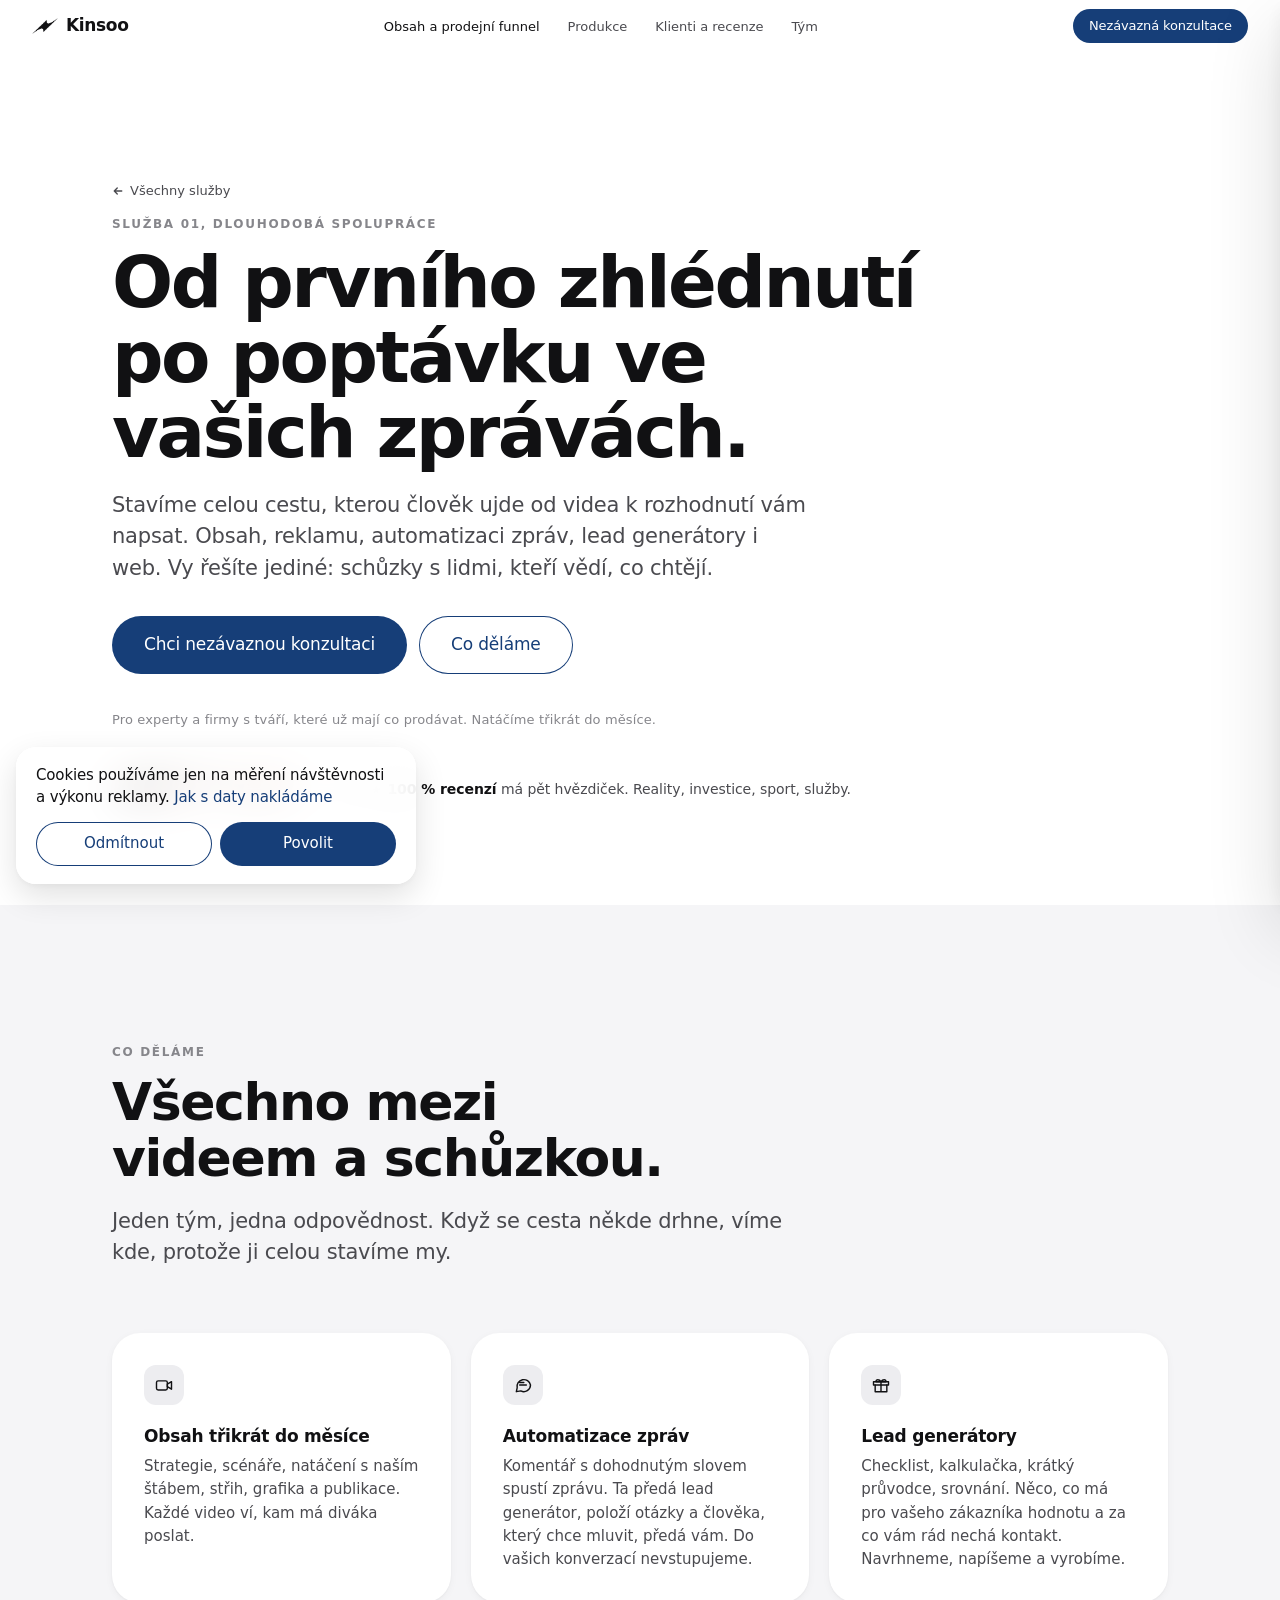
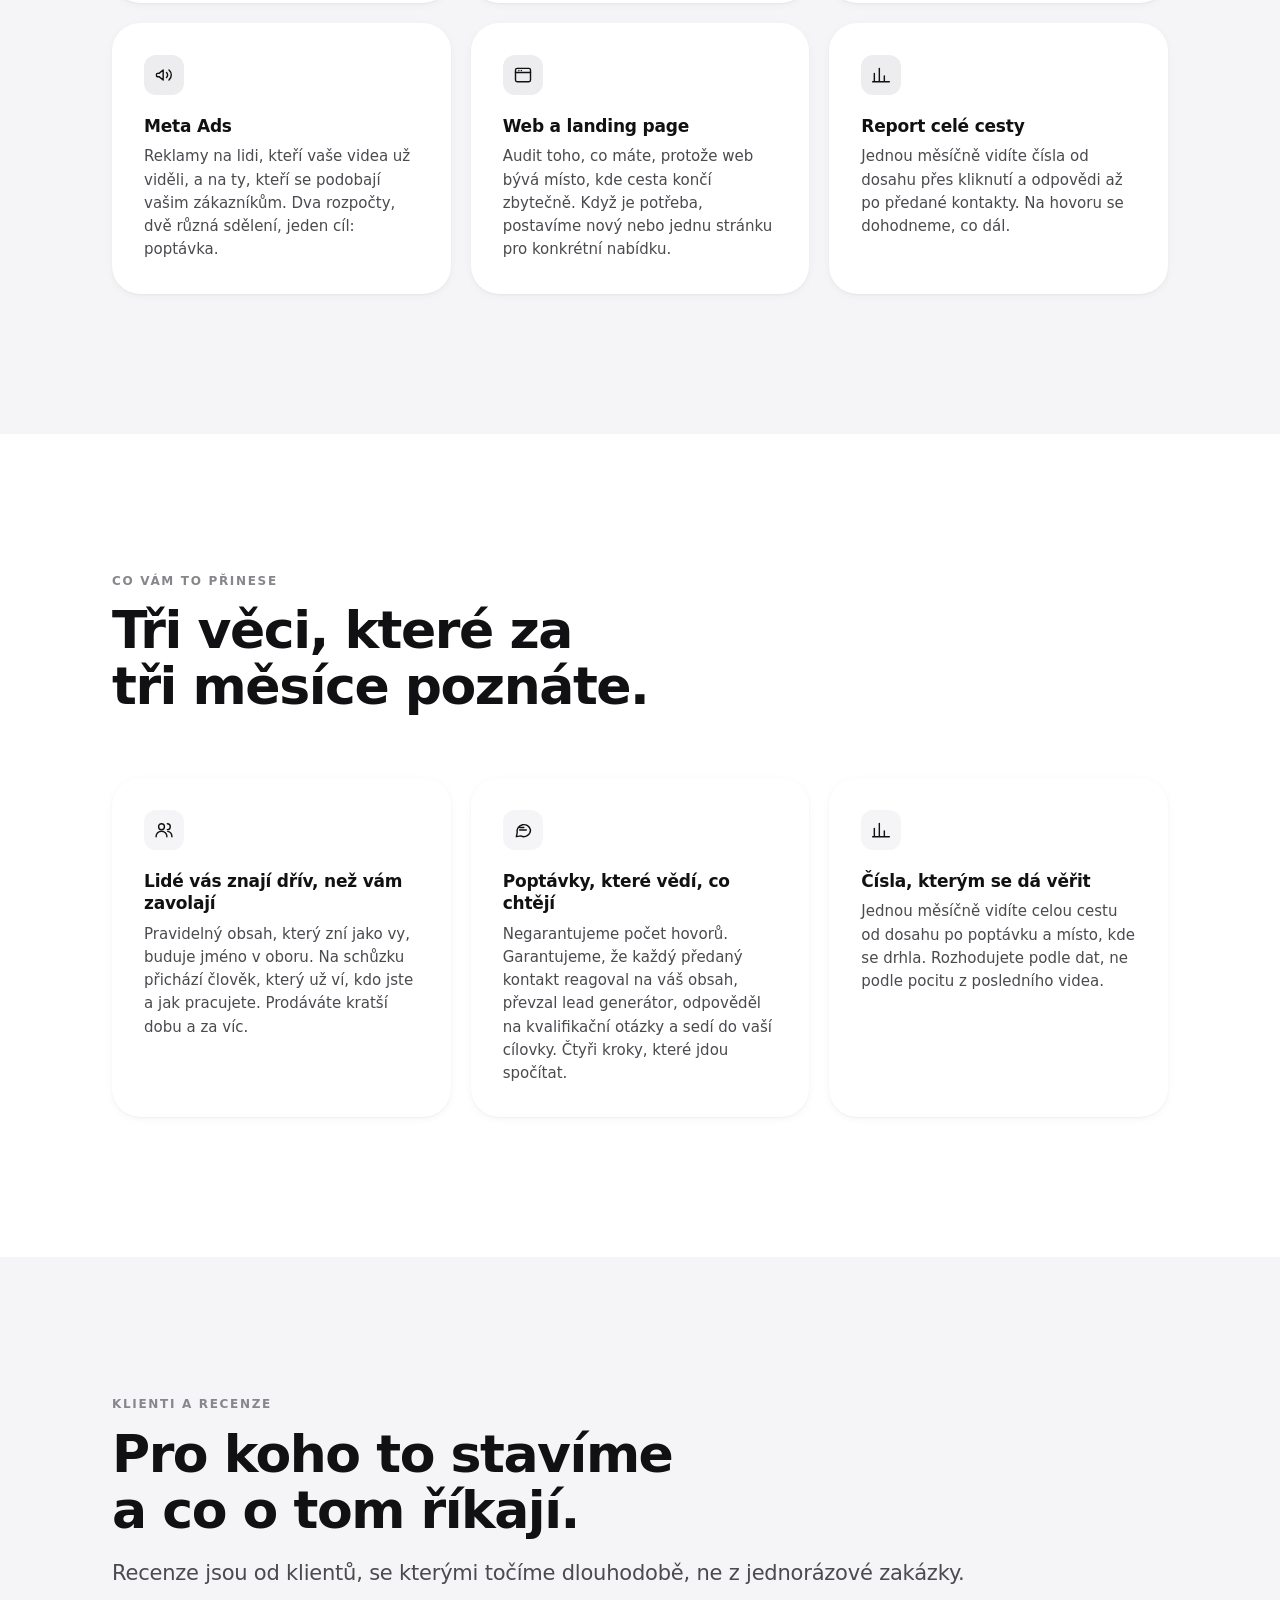
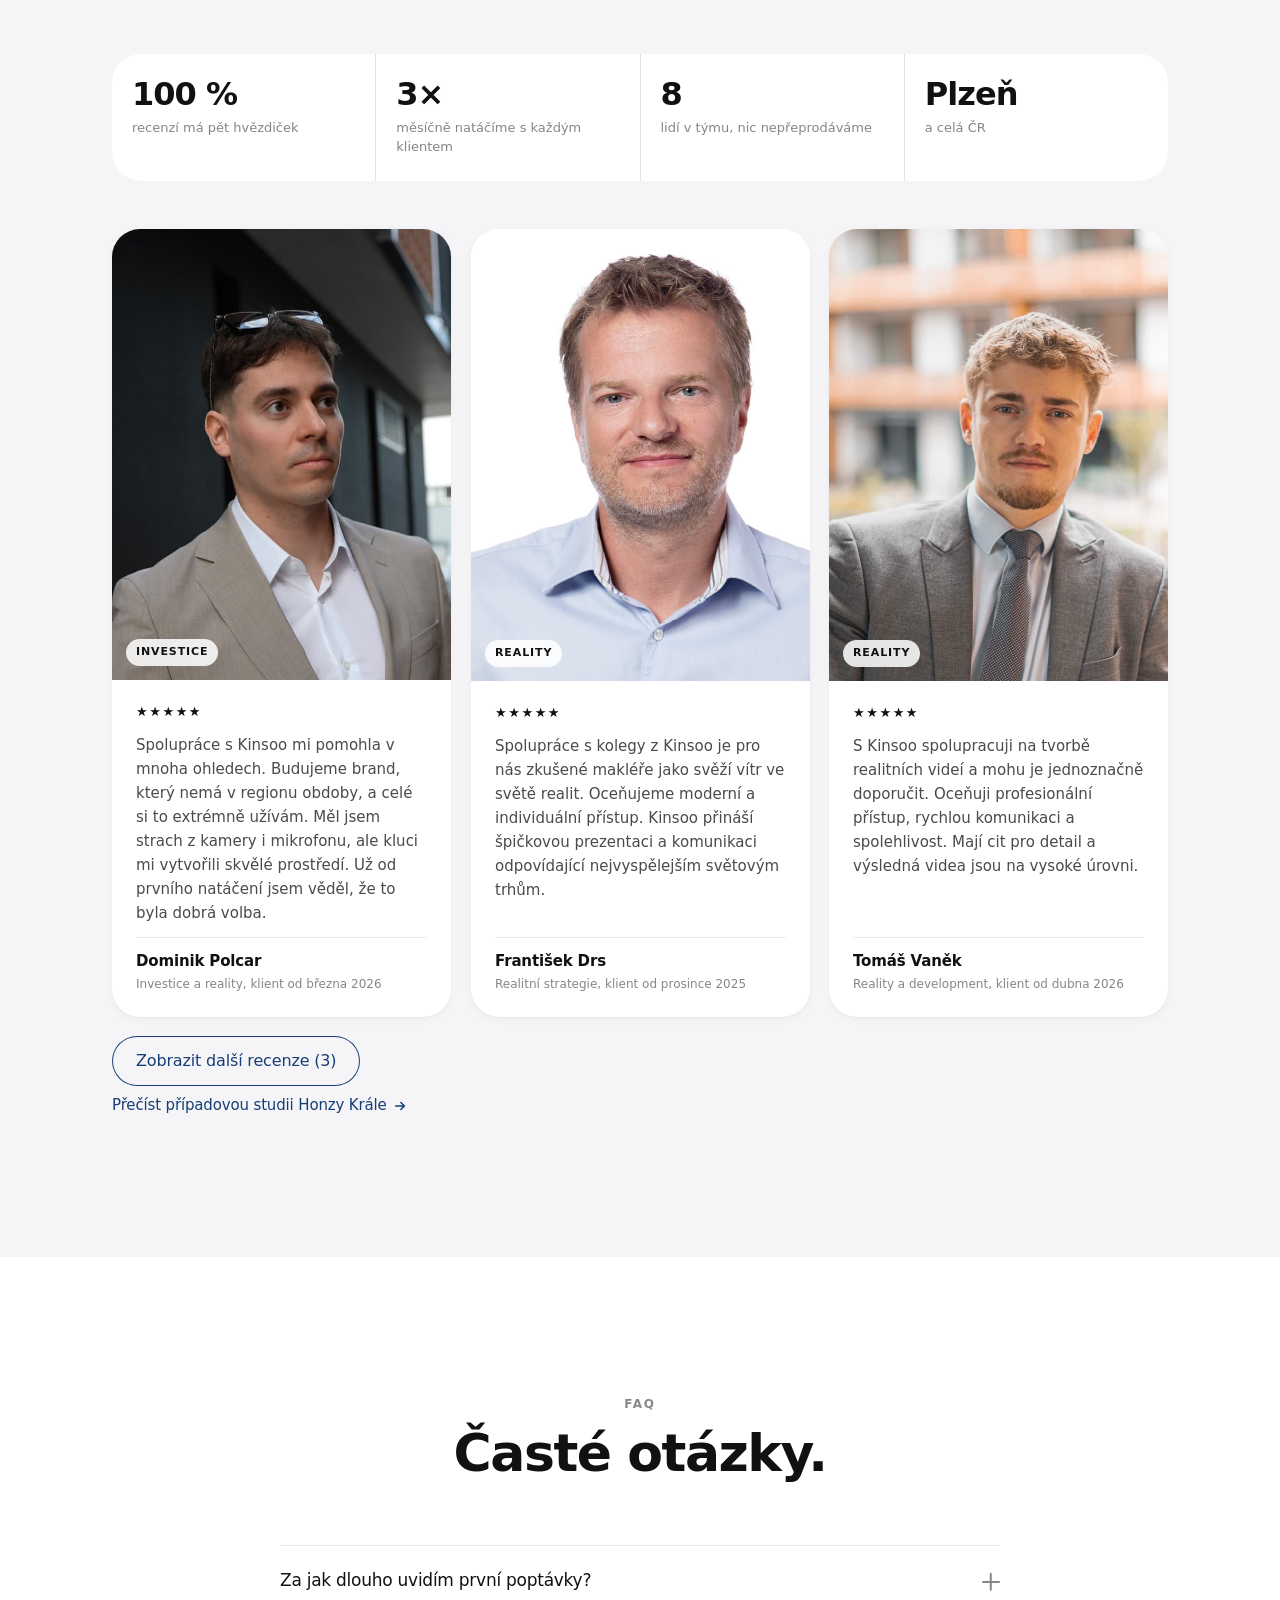
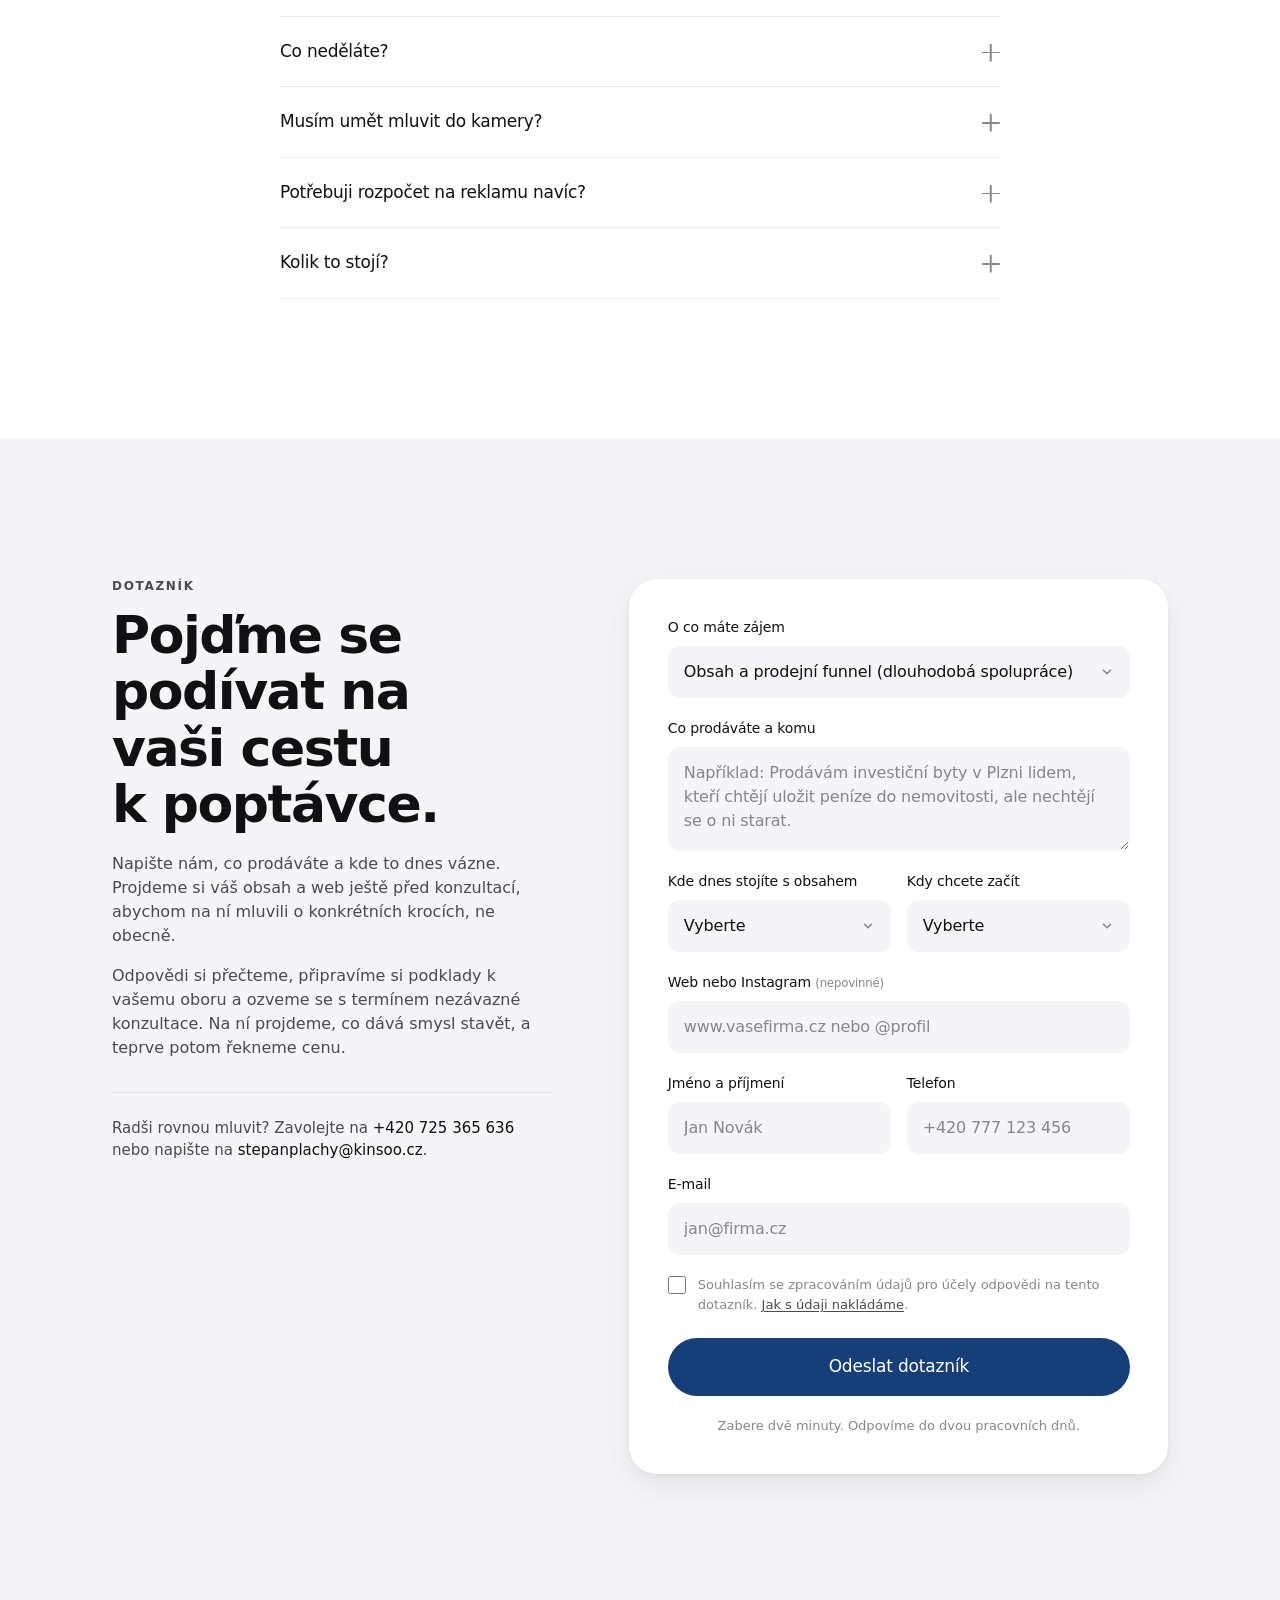
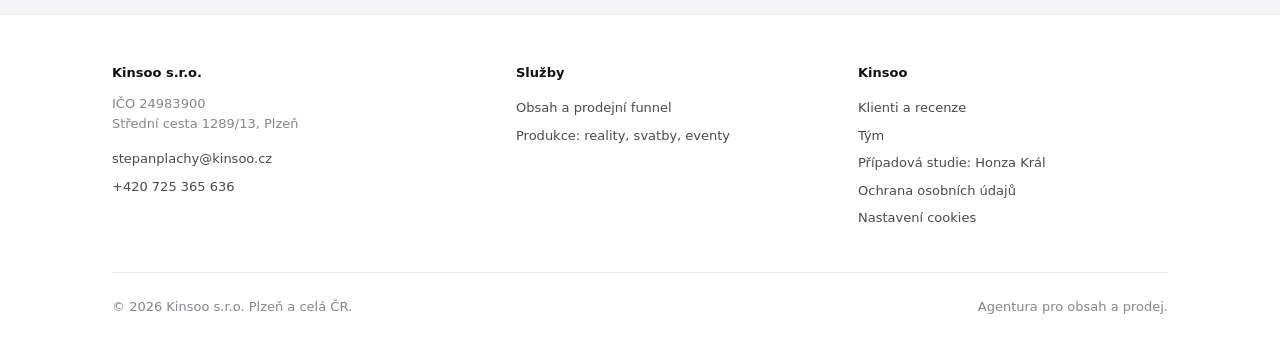
<file: obsah-a-prodej.html>
<!DOCTYPE html>
<html lang="cs">
<head>
<meta charset="UTF-8" />
<meta name="viewport" content="width=device-width, initial-scale=1, viewport-fit=cover" />
<title>Správa sociálních sítí a prodejní funnel pro firmy | Kinsoo</title>
<meta name="description" content="Obsah třikrát do měsíce, tvorba Reels, automatizace zpráv, Meta Ads a web pod jednou střechou. Od prvního zhlédnutí po poptávku ve vašich zprávách. Plzeň a celá ČR." />
<meta name="author" content="Kinsoo s.r.o." />
<meta name="robots" content="index, follow, max-image-preview:large" />
<meta name="geo.region" content="CZ-32" />
<meta name="geo.placename" content="Plzeň" />
<meta name="theme-color" content="#ffffff" />
<link rel="canonical" href="https://www.kinsoo.cz/obsah-a-prodej.html" />
<meta property="og:type" content="website" />
<meta property="og:url" content="https://www.kinsoo.cz/obsah-a-prodej.html" />
<meta property="og:title" content="Správa sociálních sítí a prodejní funnel pro firmy | Kinsoo" />
<meta property="og:description" content="Obsah třikrát do měsíce, tvorba Reels, automatizace zpráv, Meta Ads a web pod jednou střechou. Od prvního zhlédnutí po poptávku ve vašich zprávách. Plzeň a celá ČR." />
<meta property="og:image" content="https://www.kinsoo.cz/assets/og-cover.png" />
<meta property="og:locale" content="cs_CZ" />
<meta property="og:site_name" content="Kinsoo" />
<meta name="twitter:card" content="summary_large_image" />
<link rel="icon" href="favicon.ico" sizes="any" />
<link rel="icon" type="image/png" href="assets/favicon-32.png" sizes="32x32" />
<link rel="apple-touch-icon" href="assets/apple-touch-icon.png" />
<link rel="stylesheet" href="kinsoo.css" />
<script type="application/ld+json">
{
 "@context": "https://schema.org",
 "@type": "Service",
 "name": "Obsah a prodejní funnel",
 "serviceType": "Správa sociálních sítí, tvorba videí a prodejní funnel",
 "description": "Natáčení videí třikrát do měsíce, správa Instagramu a TikToku, automatizace zpráv, Meta Ads a web. Pro experty a firmy po celé ČR.",
 "url": "https://www.kinsoo.cz/obsah-a-prodej.html",
 "provider": {
  "@id": "https://www.kinsoo.cz/#organization"
 },
 "areaServed": [
  {
   "@type": "Country",
   "name": "Česko"
  }
 ]
}
</script>
<script type="application/ld+json">
{
 "@context": "https://schema.org",
 "@type": "FAQPage",
 "mainEntity": [
  {
   "@type": "Question",
   "name": "Za jak dlouho uvidím první poptávky?",
   "acceptedAnswer": {
    "@type": "Answer",
    "text": "První tři měsíce jsou stavba a měření. Poptávky ze sítí obvykle přicházejí kolem druhého měsíce, ale systém dává smysl hodnotit až na datech za celé čtvrtletí. Kdo slibuje výsledky do třiceti dnů, buď nemá funnel, nebo vám neříká pravdu."
   }
  },
  {
   "@type": "Question",
   "name": "Co neděláte?",
   "acceptedAnswer": {
    "@type": "Answer",
    "text": "Netvoříme vaše produkty ani ceník, neřešíme zákaznickou podporu a nepíšeme za vás ve zprávách nad rámec automatizace. Vaše konverzace zůstávají vaše. A nepracujeme s někým, kdo teprve hledá, co bude prodávat."
   }
  },
  {
   "@type": "Question",
   "name": "Musím umět mluvit do kamery?",
   "acceptedAnswer": {
    "@type": "Answer",
    "text": "Ne. Většina klientů začíná s obavami. První natáčení je spíš rozhovor než výkon, a protože točíme třikrát do měsíce, zlepšení přijde rychle. Dominik Polcar o tom mluví ve své recenzi."
   }
  },
  {
   "@type": "Question",
   "name": "Potřebuji rozpočet na reklamu navíc?",
   "acceptedAnswer": {
    "@type": "Answer",
    "text": "Ano. Rozpočet na Meta Ads jde přímo Metě a je oddělený od naší odměny. Začínáme opatrně na teplém publiku a přidáváme, až když čísla dávají smysl."
   }
  },
  {
   "@type": "Question",
   "name": "Kolik to stojí?",
   "acceptedAnswer": {
    "@type": "Answer",
    "text": "Cenu říkáme na konzultaci. Rozsah se liší podle toho, co už máte: někdo potřebuje jen zachytávací vrstvu k existujícímu obsahu, někdo celou cestu včetně webu. Reklamní rozpočet je vždy zvlášť."
   }
  }
 ]
}
</script>
</head>
<body>
<header class="nav" id="nav">
  <div class="nav-inner">
    <a class="brand" href="index.html">
      <img src="assets/kinsoo-icon-black.png" alt="" width="26" height="16" />
      Kinsoo
    </a>
    <nav aria-label="Hlavní navigace">
      <ul class="nav-links"><li><a href="obsah-a-prodej.html" aria-current="page">Obsah a prodejní funnel</a></li><li><a href="produkce.html">Produkce</a></li><li><a href="index.html#klienti">Klienti a recenze</a></li><li><a href="index.html#tym">Tým</a></li></ul>
    </nav>
    <a class="btn nav-cta" href="#dotaznik">Nezávazná konzultace</a>
    <button class="nav-burger" id="burger" aria-label="Otevřít menu" aria-expanded="false" aria-controls="sheet">
      <span></span>
    </button>
  </div>
</header>

<div class="sheet-scrim" id="scrim" hidden></div>
<nav class="sheet" id="sheet" aria-label="Mobilní navigace" aria-hidden="true">
  <span class="sheet-label">Služby</span>
  <a href="obsah-a-prodej.html">Obsah a prodejní funnel</a>
  <a href="produkce.html">Produkce</a>
  <span class="sheet-label">Kinsoo</span>
  <a href="index.html#klienti">Klienti a recenze</a>
  <a href="index.html#tym">Tým</a>
  <a class="btn" href="#dotaznik">Nezávazná konzultace</a>
</nav>

<div class="sticky-cta" id="stickyCta" aria-hidden="true">
  <a class="btn" href="#dotaznik">Chci nezávaznou konzultaci</a>
</div>
<main id="top">
<section class="hero">
  <div class="container hero-inner">
    <p class="hero-kicker reveal"><a href="index.html#sluzby"><svg viewBox="0 0 16 16" fill="none" aria-hidden="true"><path d="M13 8H3M7 4L3 8l4 4" stroke="currentColor" stroke-width="1.8" stroke-linecap="round" stroke-linejoin="round"/></svg> Všechny služby</a></p>
    <p class="eyebrow reveal" data-delay="1">Služba 01, dlouhodobá spolupráce</p>
    <h1 class="display reveal" data-delay="1">Od prvního zhlédnutí po poptávku ve vašich zprávách.</h1>
    <p class="lead reveal" data-delay="2">Stavíme celou cestu, kterou člověk ujde od videa k rozhodnutí vám napsat. Obsah, reklamu, automatizaci zpráv, lead generátory i web. Vy řešíte jediné: schůzky s lidmi, kteří vědí, co chtějí.</p>
    <div class="btn-row reveal" data-delay="3" id="heroCta">
      <a class="btn btn-lg" href="#dotaznik">Chci nezávaznou konzultaci</a>
      <a class="btn btn-lg btn-ghost" href="#co-delame">Co děláme</a>
    </div>
    <p class="hero-note reveal" data-delay="4">Pro experty a firmy s tváří, které už mají co prodávat. Natáčíme třikrát do měsíce.</p>
    <div class="proof-strip reveal" data-delay="4"><div class="avatars"><img src="assets/card-honza.jpg" alt="" loading="lazy" /><img src="assets/card-dominik.jpg" alt="" loading="lazy" /><img src="assets/card-adam.jpg" alt="" loading="lazy" /><img src="assets/card-famil.jpg" alt="" loading="lazy" /><img src="assets/card-tomas.jpg" alt="" loading="lazy" /><img src="assets/card-drs.jpg" alt="" loading="lazy" /></div><span class="text"><span class="stars" aria-label="5 z 5">★★★★★</span> <b>100 % recenzí</b> má pět hvězdiček. Reality, investice, sport, služby.</span></div>
  </div>
</section>
<section id="co-delame" class="section-alt">
  <div class="container">
    <div class="section-head">
      <p class="eyebrow reveal">Co děláme</p>
      <h2 class="h1 reveal" data-delay="1">Všechno mezi videem a schůzkou.</h2>
      <p class="lead reveal" data-delay="2">Jeden tým, jedna odpovědnost. Když se cesta někde drhne, víme kde, protože ji celou stavíme my.</p>
    </div>
    <div class="grid-3"><article class="card reveal" data-delay="1"><div class="card-icon"><svg viewBox="0 0 24 24" fill="none" stroke="currentColor" stroke-width="1.7" stroke-linecap="round" stroke-linejoin="round" aria-hidden="true"><rect x="3" y="7" width="13" height="11" rx="2"/><path d="M16 11l5-3v9l-5-3z"/></svg></div><h3 class="h3">Obsah třikrát do měsíce</h3><p>Strategie, scénáře, natáčení s naším štábem, střih, grafika a publikace. Každé video ví, kam má diváka poslat.</p></article><article class="card reveal" data-delay="2"><div class="card-icon"><svg viewBox="0 0 24 24" fill="none" stroke="currentColor" stroke-width="1.7" stroke-linecap="round" stroke-linejoin="round" aria-hidden="true"><path d="M21 12a8 8 0 01-11.6 7.1L4 20l1-4.6A8 8 0 1121 12z"/><path d="M8 12h8M8 9h5"/></svg></div><h3 class="h3">Automatizace zpráv</h3><p>Komentář s dohodnutým slovem spustí zprávu. Ta předá lead generátor, položí otázky a člověka, který chce mluvit, předá vám. Do vašich konverzací nevstupujeme.</p></article><article class="card reveal" data-delay="3"><div class="card-icon"><svg viewBox="0 0 24 24" fill="none" stroke="currentColor" stroke-width="1.7" stroke-linecap="round" stroke-linejoin="round" aria-hidden="true"><rect x="3" y="8" width="18" height="4"/><path d="M5 12v8h14v-8M12 8v12M12 8c-2-3-6-3-6 0h6zm0 0c2-3 6-3 6 0h-6z"/></svg></div><h3 class="h3">Lead generátory</h3><p>Checklist, kalkulačka, krátký průvodce, srovnání. Něco, co má pro vašeho zákazníka hodnotu a za co vám rád nechá kontakt. Navrhneme, napíšeme a vyrobíme.</p></article><article class="card reveal" data-delay="1"><div class="card-icon"><svg viewBox="0 0 24 24" fill="none" stroke="currentColor" stroke-width="1.7" stroke-linecap="round" stroke-linejoin="round" aria-hidden="true"><path d="M3 11v2a1 1 0 001 1h2l5 4V6L6 10H4a1 1 0 00-1 1z"/><path d="M15 9a4 4 0 010 6M18 6a8 8 0 010 12"/></svg></div><h3 class="h3">Meta Ads</h3><p>Reklamy na lidi, kteří vaše videa už viděli, a na ty, kteří se podobají vašim zákazníkům. Dva rozpočty, dvě různá sdělení, jeden cíl: poptávka.</p></article><article class="card reveal" data-delay="2"><div class="card-icon"><svg viewBox="0 0 24 24" fill="none" stroke="currentColor" stroke-width="1.7" stroke-linecap="round" stroke-linejoin="round" aria-hidden="true"><rect x="3" y="4" width="18" height="16" rx="2"/><path d="M3 9h18M7 6.5h.01M10 6.5h.01"/></svg></div><h3 class="h3">Web a landing page</h3><p>Audit toho, co máte, protože web bývá místo, kde cesta končí zbytečně. Když je potřeba, postavíme nový nebo jednu stránku pro konkrétní nabídku.</p></article><article class="card reveal" data-delay="3"><div class="card-icon"><svg viewBox="0 0 24 24" fill="none" stroke="currentColor" stroke-width="1.7" stroke-linecap="round" stroke-linejoin="round" aria-hidden="true"><path d="M4 20V10M10 20V4M16 20v-7M22 20H2"/></svg></div><h3 class="h3">Report celé cesty</h3><p>Jednou měsíčně vidíte čísla od dosahu přes kliknutí a odpovědi až po předané kontakty. Na hovoru se dohodneme, co dál.</p></article></div>
  </div>
</section>
<section id="prinos">
  <div class="container">
    <div class="section-head">
      <p class="eyebrow reveal">Co vám to přinese</p>
      <h2 class="h1 reveal" data-delay="1">Tři věci, které za tři měsíce poznáte.</h2>
      
    </div>
    <div class="grid-3"><article class="card reveal" data-delay="1"><div class="card-icon"><svg viewBox="0 0 24 24" fill="none" stroke="currentColor" stroke-width="1.7" stroke-linecap="round" stroke-linejoin="round" aria-hidden="true"><circle cx="9" cy="8" r="3.5"/><path d="M2.5 20a6.5 6.5 0 0113 0"/><path d="M16 4.5a3.5 3.5 0 010 7M21.5 20a6.5 6.5 0 00-5-6.3"/></svg></div><h3 class="h3">Lidé vás znají dřív, než vám zavolají</h3><p>Pravidelný obsah, který zní jako vy, buduje jméno v oboru. Na schůzku přichází člověk, který už ví, kdo jste a jak pracujete. Prodáváte kratší dobu a za víc.</p></article><article class="card reveal" data-delay="2"><div class="card-icon"><svg viewBox="0 0 24 24" fill="none" stroke="currentColor" stroke-width="1.7" stroke-linecap="round" stroke-linejoin="round" aria-hidden="true"><path d="M21 12a8 8 0 01-11.6 7.1L4 20l1-4.6A8 8 0 1121 12z"/><path d="M8 12h8M8 9h5"/></svg></div><h3 class="h3">Poptávky, které vědí, co chtějí</h3><p>Negarantujeme počet hovorů. Garantujeme, že každý předaný kontakt reagoval na váš obsah, převzal lead generátor, odpověděl na kvalifikační otázky a sedí do vaší cílovky. Čtyři kroky, které jdou spočítat.</p></article><article class="card reveal" data-delay="3"><div class="card-icon"><svg viewBox="0 0 24 24" fill="none" stroke="currentColor" stroke-width="1.7" stroke-linecap="round" stroke-linejoin="round" aria-hidden="true"><path d="M4 20V10M10 20V4M16 20v-7M22 20H2"/></svg></div><h3 class="h3">Čísla, kterým se dá věřit</h3><p>Jednou měsíčně vidíte celou cestu od dosahu po poptávku a místo, kde se drhla. Rozhodujete podle dat, ne podle pocitu z posledního videa.</p></article></div>
  </div>
</section>
<section id="klienti" class="section-alt">
  <div class="container">
    <div class="section-head wide">
      <p class="eyebrow reveal">Klienti a recenze</p>
      <h2 class="h1 reveal" data-delay="1">Pro koho to stavíme a co o tom říkají.</h2>
      <p class="lead reveal" data-delay="2">Recenze jsou od klientů, se kterými točíme dlouhodobě, ne z jednorázové zakázky.</p>
    </div>
    <div class="stats reveal" data-delay="2">
      <div class="stat"><b>100&nbsp;%</b><span>recenzí má pět hvězdiček</span></div>
      <div class="stat"><b>3×</b><span>měsíčně natáčíme s každým klientem</span></div>
      <div class="stat"><b>8</b><span>lidí v týmu, nic nepřeprodáváme</span></div>
      <div class="stat"><b>Plzeň</b><span>a celá ČR</span></div>
    </div>
    <div class="proof-grid"><article class="pcard reveal" data-delay="1">
        <div class="pcard-media"><img src="assets/card-dominik.jpg" alt="Dominik Polcar" loading="lazy" /><span class="pcard-tag">Investice</span></div>
        <div class="pcard-body">
          <span class="stars" aria-label="5 z 5">★★★★★</span>
          <blockquote>Spolupráce s Kinsoo mi pomohla v mnoha ohledech. Budujeme brand, který nemá v regionu obdoby, a celé si to extrémně užívám. Měl jsem strach z kamery i mikrofonu, ale kluci mi vytvořili skvělé prostředí. Už od prvního natáčení jsem věděl, že to byla dobrá volba.</blockquote>
          <footer><b>Dominik Polcar</b><span>Investice a reality, klient od března 2026</span></footer>
        </div>
      </article><article class="pcard reveal" data-delay="2">
        <div class="pcard-media"><img src="assets/card-drs.jpg" alt="František Drs" loading="lazy" /><span class="pcard-tag">Reality</span></div>
        <div class="pcard-body">
          <span class="stars" aria-label="5 z 5">★★★★★</span>
          <blockquote>Spolupráce s kolegy z Kinsoo je pro nás zkušené makléře jako svěží vítr ve světě realit. Oceňujeme moderní a individuální přístup. Kinsoo přináší špičkovou prezentaci a komunikaci odpovídající nejvyspělejším světovým trhům.</blockquote>
          <footer><b>František Drs</b><span>Realitní strategie, klient od prosince 2025</span></footer>
        </div>
      </article><article class="pcard reveal" data-delay="3">
        <div class="pcard-media"><img src="assets/card-tomas.jpg" alt="Tomáš Vaněk" loading="lazy" /><span class="pcard-tag">Reality</span></div>
        <div class="pcard-body">
          <span class="stars" aria-label="5 z 5">★★★★★</span>
          <blockquote>S Kinsoo spolupracuji na tvorbě realitních videí a mohu je jednoznačně doporučit. Oceňuji profesionální přístup, rychlou komunikaci a spolehlivost. Mají cit pro detail a výsledná videa jsou na vysoké úrovni.</blockquote>
          <footer><b>Tomáš Vaněk</b><span>Reality a development, klient od dubna 2026</span></footer>
        </div>
      </article></div>
    <div class="proof-more" id="proofMore"><div class="proof-grid"><article class="pcard reveal" data-delay="1">
        <div class="pcard-media"><img src="assets/card-famil.jpg" alt="Famil Amirov" loading="lazy" /><span class="pcard-tag">Sport</span></div>
        <div class="pcard-body">
          <span class="stars" aria-label="5 z 5">★★★★★</span>
          <blockquote>Se Štěpánem a jeho týmem jsem spokojený. Vše stříhají včas, sami přicházejí s nápady a člověk u nich má pořád přehled o tom, na čem se pracuje a v jaké je to fázi. Spolupráci doporučuju.</blockquote>
          <footer><b>Famil Amirov</b><span>Kariéra sportovců, klient od září 2025</span></footer>
        </div>
      </article><article class="pcard reveal" data-delay="2">
        <div class="pcard-media"><img src="assets/card-adam.jpg" alt="Adam Bárta" loading="lazy" /><span class="pcard-tag">Produktivita</span></div>
        <div class="pcard-body">
          <span class="stars" aria-label="5 z 5">★★★★★</span>
          <blockquote>Na klucích z Kinsoo se mi líbí, že se na kameře cítím příjemně a vždycky ze mě dostanou to nejlepší. Výstupy jsou kvalitní a promyšlené, je vidět, že vědí, co dělají, a funguje jim to.</blockquote>
          <footer><b>Adam Bárta</b><span>Produktivita a automatizace, klient od ledna 2026</span></footer>
        </div>
      </article><article class="pcard reveal" data-delay="3">
        <div class="pcard-media"><img src="assets/card-honza.jpg" alt="Honza Král" loading="lazy" /><span class="pcard-tag">Reality</span></div>
        <div class="pcard-body">
          <span class="stars" aria-label="5 z 5">★★★★★</span>
          <blockquote>Pozitivně mě překvapilo, jak rychle se to rozjelo. Poprvé mi z Instagramu přišla reálná poptávka a pak další.</blockquote>
          <footer><b>Honza Král</b><span>Realitní makléř, klient od listopadu 2025</span></footer>
        </div>
      </article></div></div>
    <div class="btn-row reveal" data-delay="3" style="margin-top:1.25rem">
      <button class="btn btn-ghost" type="button" id="proofToggle" aria-expanded="false" aria-controls="proofMore" data-count="3">Zobrazit další recenze (3)</button>
    </div>
    <div class="btn-row reveal" data-delay="3" style="margin-top:.5rem"><a class="link" href="case-study-honza-kral.html">Přečíst případovou studii Honzy Krále <svg viewBox="0 0 16 16" fill="none" aria-hidden="true"><path d="M3 8h10M9 4l4 4-4 4" stroke="currentColor" stroke-width="1.8" stroke-linecap="round" stroke-linejoin="round"/></svg></a></div>
  </div>
</section>
<section id="faq">
  <div class="container">
    <div class="section-head center">
      <p class="eyebrow reveal">FAQ</p>
      <h2 class="h1 reveal" data-delay="1">Časté otázky.</h2>
      
    </div>
    <div class="faq-list reveal" data-delay="2"><div class="faq-item">
          <button class="faq-q" aria-expanded="false">Za jak dlouho uvidím první poptávky?<span class="faq-icon" aria-hidden="true"></span></button>
          <div class="faq-a"><div class="faq-a-inner">První tři měsíce jsou stavba a měření. Poptávky ze sítí obvykle přicházejí kolem druhého měsíce, ale systém dává smysl hodnotit až na datech za celé čtvrtletí. Kdo slibuje výsledky do třiceti dnů, buď nemá funnel, nebo vám neříká pravdu.</div></div>
        </div><div class="faq-item">
          <button class="faq-q" aria-expanded="false">Co neděláte?<span class="faq-icon" aria-hidden="true"></span></button>
          <div class="faq-a"><div class="faq-a-inner">Netvoříme vaše produkty ani ceník, neřešíme zákaznickou podporu a nepíšeme za vás ve zprávách nad rámec automatizace. Vaše konverzace zůstávají vaše. A nepracujeme s někým, kdo teprve hledá, co bude prodávat.</div></div>
        </div><div class="faq-item">
          <button class="faq-q" aria-expanded="false">Musím umět mluvit do kamery?<span class="faq-icon" aria-hidden="true"></span></button>
          <div class="faq-a"><div class="faq-a-inner">Ne. Většina klientů začíná s obavami. První natáčení je spíš rozhovor než výkon, a protože točíme třikrát do měsíce, zlepšení přijde rychle. Dominik Polcar o tom mluví ve své recenzi.</div></div>
        </div><div class="faq-item">
          <button class="faq-q" aria-expanded="false">Potřebuji rozpočet na reklamu navíc?<span class="faq-icon" aria-hidden="true"></span></button>
          <div class="faq-a"><div class="faq-a-inner">Ano. Rozpočet na Meta Ads jde přímo Metě a je oddělený od naší odměny. Začínáme opatrně na teplém publiku a přidáváme, až když čísla dávají smysl.</div></div>
        </div><div class="faq-item">
          <button class="faq-q" aria-expanded="false">Kolik to stojí?<span class="faq-icon" aria-hidden="true"></span></button>
          <div class="faq-a"><div class="faq-a-inner">Cenu říkáme na konzultaci. Rozsah se liší podle toho, co už máte: někdo potřebuje jen zachytávací vrstvu k existujícímu obsahu, někdo celou cestu včetně webu. Reklamní rozpočet je vždy zvlášť.</div></div>
        </div></div>
  </div>
</section>
<!-- ============ DOTAZNÍK ============ -->
<section id="dotaznik" class="section-alt">
  <div class="container form-wrap">
    <div class="form-side">
      <p class="eyebrow reveal">Dotazník</p>
      <h2 class="h1 reveal" data-delay="1">Pojďme se podívat na vaši cestu k&nbsp;poptávce.</h2>
      <p class="reveal" data-delay="2">Napište nám, co prodáváte a kde to dnes vázne. Projdeme si váš obsah a web ještě před konzultací, abychom na ní mluvili o konkrétních krocích, ne obecně.</p>
      <p class="reveal" data-delay="2">Odpovědi si přečteme, připravíme si podklady k vašemu oboru a ozveme se s termínem nezávazné konzultace. Na ní projdeme, co dává smysl stavět, a teprve potom řekneme cenu.</p>
      <div class="form-contact reveal" data-delay="3">
        Radši rovnou mluvit? Zavolejte na <a href="tel:+420725365636">+420 725 365 636</a><br />
        nebo napište na <a href="mailto:stepanplachy@kinsoo.cz">stepanplachy@kinsoo.cz</a>.
      </div>
    </div>
    <form class="form reveal" data-delay="2" id="dotaznikForm" action="https://formsubmit.co/stepanplachy@kinsoo.cz" method="POST" novalidate="">
      <input type="hidden" name="_subject" value="Nový dotazník z kinsoo.cz" />
      <input type="hidden" name="_captcha" value="false" />
      <input type="hidden" name="_template" value="table" />
      <input type="hidden" name="_next" value="https://www.kinsoo.cz/dekujeme.html" />
      <input type="text" name="_honey" style="display:none" tabindex="-1" autocomplete="off" />

      <div class="field">
        <label for="f-sluzba">O co máte zájem</label>
        <select id="f-sluzba" name="sluzba" required><option value="" disabled>Vyberte</option><option value="Obsah a prodejní funnel" selected>Obsah a prodejní funnel (dlouhodobá spolupráce)</option><option value="Produkce: reality">Produkce: reality (foto a video)</option><option value="Produkce: svatba">Produkce: svatba</option><option value="Produkce: event">Produkce: event</option><option value="Nevím">Nevím, poraďte mi</option></select>
      </div>
      <div class="field">
        <label for="f-byznys">Co prodáváte a komu</label>
        <textarea id="f-byznys" name="byznys" required placeholder="Například: Prodávám investiční byty v Plzni lidem, kteří chtějí uložit peníze do nemovitosti, ale nechtějí se o ni starat."></textarea>
      </div>
      <div class="field-row">
        <div class="field">
          <label for="f-stav">Kde dnes stojíte s obsahem</label>
          <select id="f-stav" name="stav_obsahu" required>
            <option value="" disabled selected>Vyberte</option>
            <option>Nepublikuji nic</option>
            <option>Publikuji nepravidelně</option>
            <option>Publikuji pravidelně, ale nevede to k poptávkám</option>
            <option>Obsah mám, chci k němu prodejní vrstvu</option>
            <option>Potřebuji jednorázové natáčení nebo focení</option>
          </select>
        </div>
        <div class="field">
          <label for="f-start">Kdy chcete začít</label>
          <select id="f-start" name="start" required>
            <option value="" disabled selected>Vyberte</option>
            <option>Co nejdřív</option>
            <option>Do měsíce</option>
            <option>Do tří měsíců</option>
            <option>Zatím se jen rozhlížím</option>
          </select>
        </div>
      </div>
      <div class="field">
        <label for="f-odkaz">Web nebo Instagram <small>(nepovinné)</small></label>
        <input type="text" id="f-odkaz" name="odkaz" placeholder="www.vasefirma.cz nebo @profil" autocomplete="url" />
      </div>
      <div class="field-row">
        <div class="field">
          <label for="f-jmeno">Jméno a příjmení</label>
          <input type="text" id="f-jmeno" name="jmeno" required placeholder="Jan Novák" autocomplete="name" />
        </div>
        <div class="field">
          <label for="f-telefon">Telefon</label>
          <input type="tel" id="f-telefon" name="telefon" required placeholder="+420 777 123 456" autocomplete="tel" />
        </div>
      </div>
      <div class="field">
        <label for="f-email">E-mail</label>
        <input type="email" id="f-email" name="email" required placeholder="jan@firma.cz" autocomplete="email" />
      </div>
      <label class="check">
        <input type="checkbox" name="gdpr" value="souhlas" required />
        <span>Souhlasím se zpracováním údajů pro účely odpovědi na tento dotazník. <a href="ochrana-osobnich-udaju.html">Jak s údaji nakládáme</a>.</span>
      </label>
      <button class="btn btn-lg" type="submit">Odeslat dotazník</button>
      <p class="form-note">Zabere dvě minuty. Odpovíme do dvou pracovních dnů.</p>
    </form>
  </div>
</section>
</main>
<footer class="footer">
  <div class="container">
    <div class="footer-inner">
      <div class="footer-col">
        <b>Kinsoo s.r.o.</b>
        <span>IČO 24983900<br />Střední cesta 1289/13, Plzeň</span>
        <a href="mailto:stepanplachy@kinsoo.cz" style="margin-top:.75rem">stepanplachy@kinsoo.cz</a>
        <a href="tel:+420725365636">+420 725 365 636</a>
      </div>
      <div class="footer-col">
        <b>Služby</b>
        <a href="obsah-a-prodej.html">Obsah a prodejní funnel</a>
        <a href="produkce.html">Produkce: reality, svatby, eventy</a>
      </div>
      <div class="footer-col">
        <b>Kinsoo</b>
        <a href="index.html#klienti">Klienti a recenze</a>
        <a href="index.html#tym">Tým</a>
        <a href="case-study-honza-kral.html">Případová studie: Honza Král</a>
        <a href="ochrana-osobnich-udaju.html">Ochrana osobních údajů</a>
        <a href="#" data-cookie-settings>Nastavení cookies</a>
      </div>
    </div>
    <div class="footer-bottom">
      <span>&copy; 2026 Kinsoo s.r.o. Plzeň a celá ČR.</span>
      <span>Agentura pro obsah a prodej.</span>
    </div>
  </div>
</footer>

<script src="kinsoo.js" defer></script>

<!-- Měření návštěvnosti: Google Analytics 4 a Meta Pixel se načtou až po souhlasu s cookies. -->
<style>
.ck{position:fixed;z-index:200;left:16px;right:16px;bottom:calc(16px + env(safe-area-inset-bottom));max-width:400px;padding:18px 20px;border-radius:20px;background:rgba(255,255,255,.88);-webkit-backdrop-filter:saturate(180%) blur(20px);backdrop-filter:saturate(180%) blur(20px);box-shadow:0 2px 6px rgba(0,0,0,.04),0 12px 32px rgba(0,0,0,.12);font:400 .9375rem/1.45 -apple-system,BlinkMacSystemFont,"SF Pro Text","Inter",system-ui,"Segoe UI",Roboto,sans-serif;color:#111113;letter-spacing:-.01em;transform:translate3d(0,20px,0);opacity:0;transition:transform .36s cubic-bezier(.2,.8,.2,1),opacity .36s cubic-bezier(.2,.8,.2,1)}
.ck.is-in{transform:none;opacity:1}
.ck p{margin:0 0 14px}
.ck a{color:#163E78;text-decoration:none}
.ck a:hover{text-decoration:underline}
.ck-row{display:flex;gap:8px}
.ck-btn{flex:1;appearance:none;-webkit-appearance:none;border:0;margin:0;cursor:pointer;font:inherit;font-weight:500;padding:.6875rem 1rem;border-radius:980px;background:#163E78;color:#fff;transition:background .15s,transform .1s}
.ck-btn:hover{background:#102E5A}
.ck-btn:active{transform:scale(.97)}
.ck-btn.ghost{background:transparent;color:#163E78;box-shadow:inset 0 0 0 1px currentColor}
.ck-btn.ghost:hover{background:rgba(22,62,120,.08)}
@media (max-width:600px){.ck{max-width:none}}
@media (prefers-reduced-motion:reduce){.ck{transition:none}}
</style>
<div class="ck" id="ck" role="dialog" aria-label="Cookies" aria-live="polite" hidden>
  <p>Cookies používáme jen na měření návštěvnosti a výkonu reklamy. <a href="ochrana-osobnich-udaju.html#cookies">Jak s daty nakládáme</a></p>
  <div class="ck-row"><button class="ck-btn ghost" type="button" data-ck="deny">Odmítnout</button><button class="ck-btn" type="button" data-ck="allow">Povolit</button></div>
</div>
<script>
(function(){
  var GA='G-T55MH18N7Z';
  var PIXEL='';            /* Meta Pixel ID: doplňte číslo mezi uvozovky a pixel se zapne. */
  var KEY='kinsoo_consent', TTL=180*864e5;
  var bar=document.getElementById('ck'), loaded=false;
  function read(){try{return JSON.parse(localStorage.getItem(KEY)||'null')}catch(e){return null}}
  function save(v){try{localStorage.setItem(KEY,JSON.stringify({v:v,t:Date.now()}))}catch(e){}}
  window.dataLayer=window.dataLayer||[];
  function gtag(){dataLayer.push(arguments)}
  window.gtag=gtag;
  gtag('consent','default',{ad_storage:'denied',ad_user_data:'denied',ad_personalization:'denied',analytics_storage:'denied'});
  function load(){
    if(loaded)return;loaded=true;
    gtag('consent','update',{ad_storage:'granted',ad_user_data:'granted',ad_personalization:'granted',analytics_storage:'granted'});
    var s=document.createElement('script');s.async=true;s.src='https://www.googletagmanager.com/gtag/js?id='+GA;document.head.appendChild(s);
    gtag('js',new Date());
    gtag('config',GA);
    if(PIXEL){
      !function(f,b,e,v,n,t,s){if(f.fbq)return;n=f.fbq=function(){n.callMethod?n.callMethod.apply(n,arguments):n.queue.push(arguments)};if(!f._fbq)f._fbq=n;n.push=n;n.loaded=!0;n.version='2.0';n.queue=[];t=b.createElement(e);t.async=!0;t.src=v;s=b.getElementsByTagName(e)[0];s.parentNode.insertBefore(t,s)}(window,document,'script','https://connect.facebook.net/en_US/fbevents.js');
      fbq('init',PIXEL);fbq('track','PageView');
    }
    if(document.body.hasAttribute('data-lead')){
      gtag('event','generate_lead',{method:'dotaznik'});
      if(PIXEL)fbq('track','Lead');
    }
    document.addEventListener('click',function(e){
      var a=e.target.closest&&e.target.closest('a[href^="tel:"],a[href^="mailto:"]');
      if(a)gtag('event','contact_click',{method:a.getAttribute('href').indexOf('tel:')===0?'telefon':'email'});
    });
  }
  function show(){bar.hidden=false;requestAnimationFrame(function(){requestAnimationFrame(function(){bar.classList.add('is-in')})})}
  function hide(){bar.classList.remove('is-in');setTimeout(function(){bar.hidden=true},380)}
  bar.addEventListener('click',function(e){
    var b=e.target.closest('[data-ck]');if(!b)return;
    var ok=b.getAttribute('data-ck')==='allow';
    save(ok?'allow':'deny');hide();if(ok)load();
  });
  document.addEventListener('click',function(e){
    var t=e.target.closest&&e.target.closest('[data-cookie-settings]');
    if(t){e.preventDefault();show()}
  });
  var c=read();
  if(c&&c.v==='allow'&&Date.now()-c.t<TTL)load();
  else if(!c||Date.now()-c.t>=TTL)show();
})();
</script>
</body>
</html>
</file>
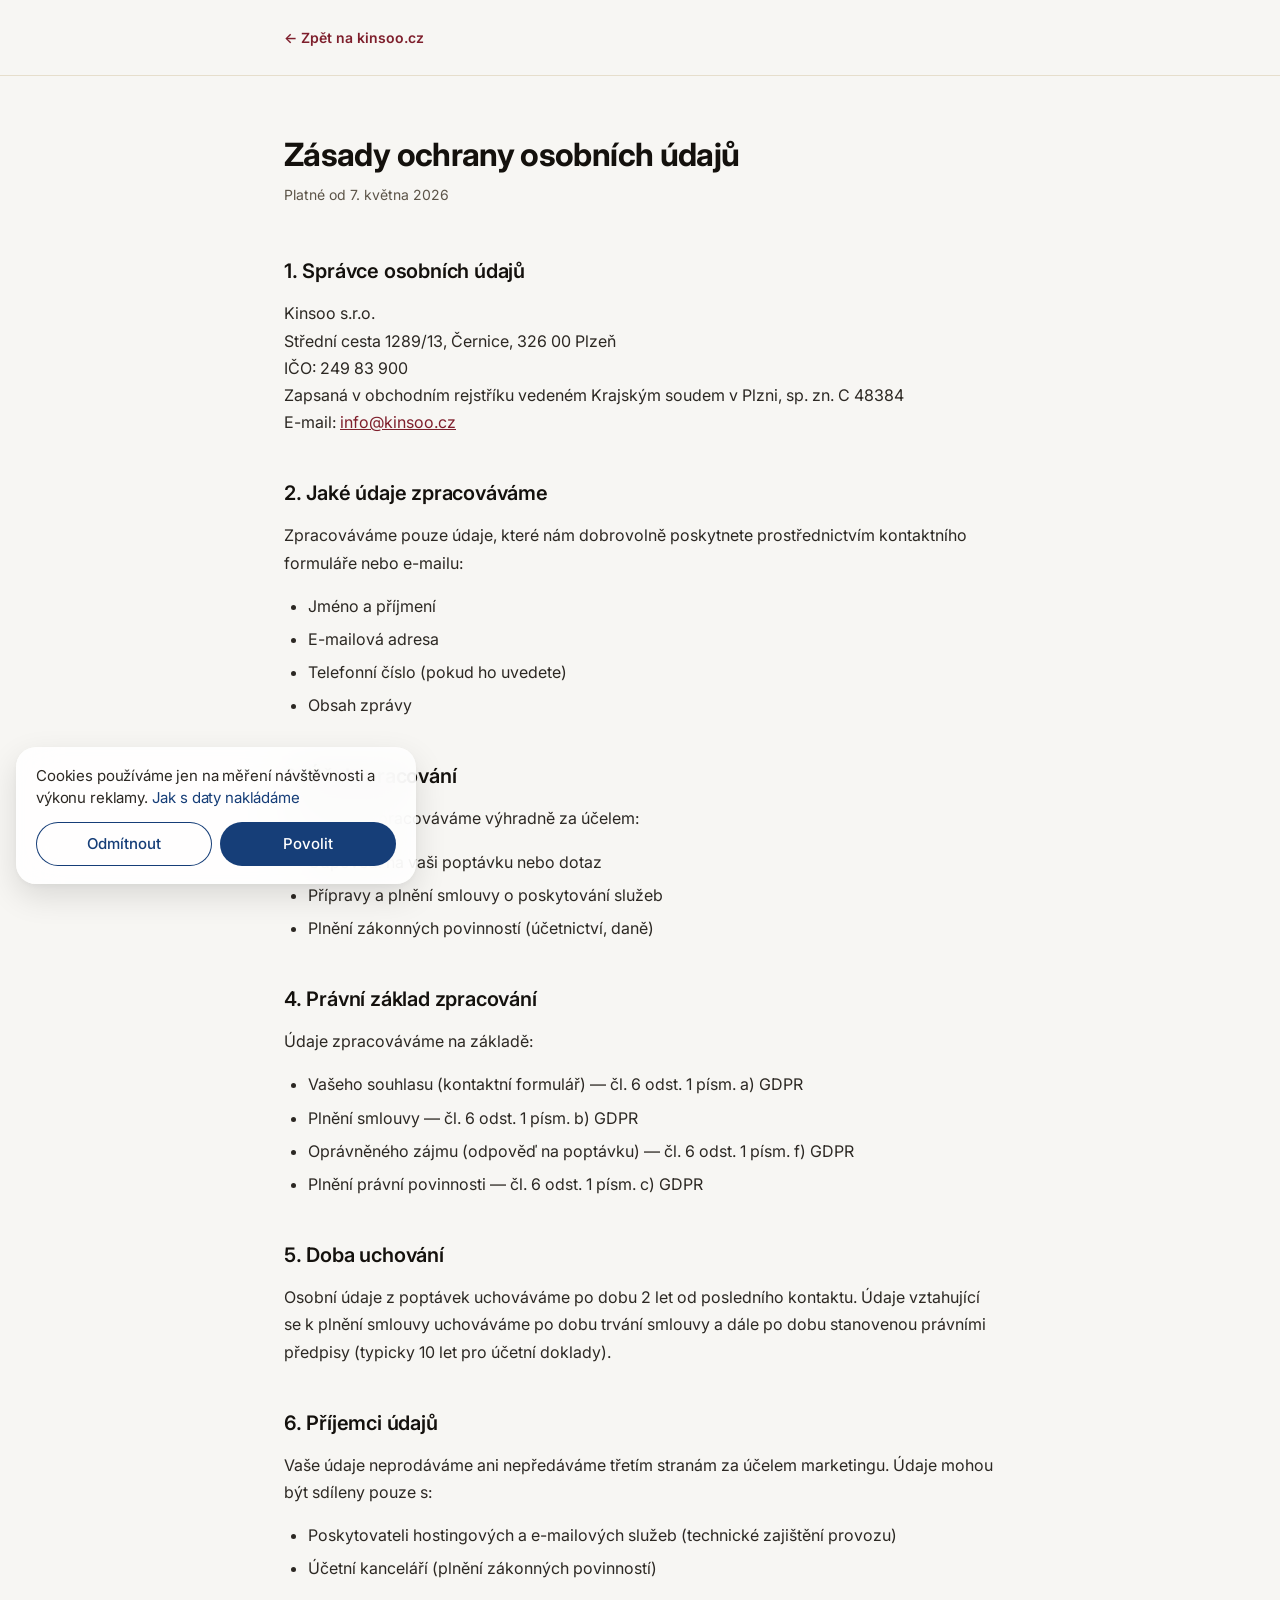
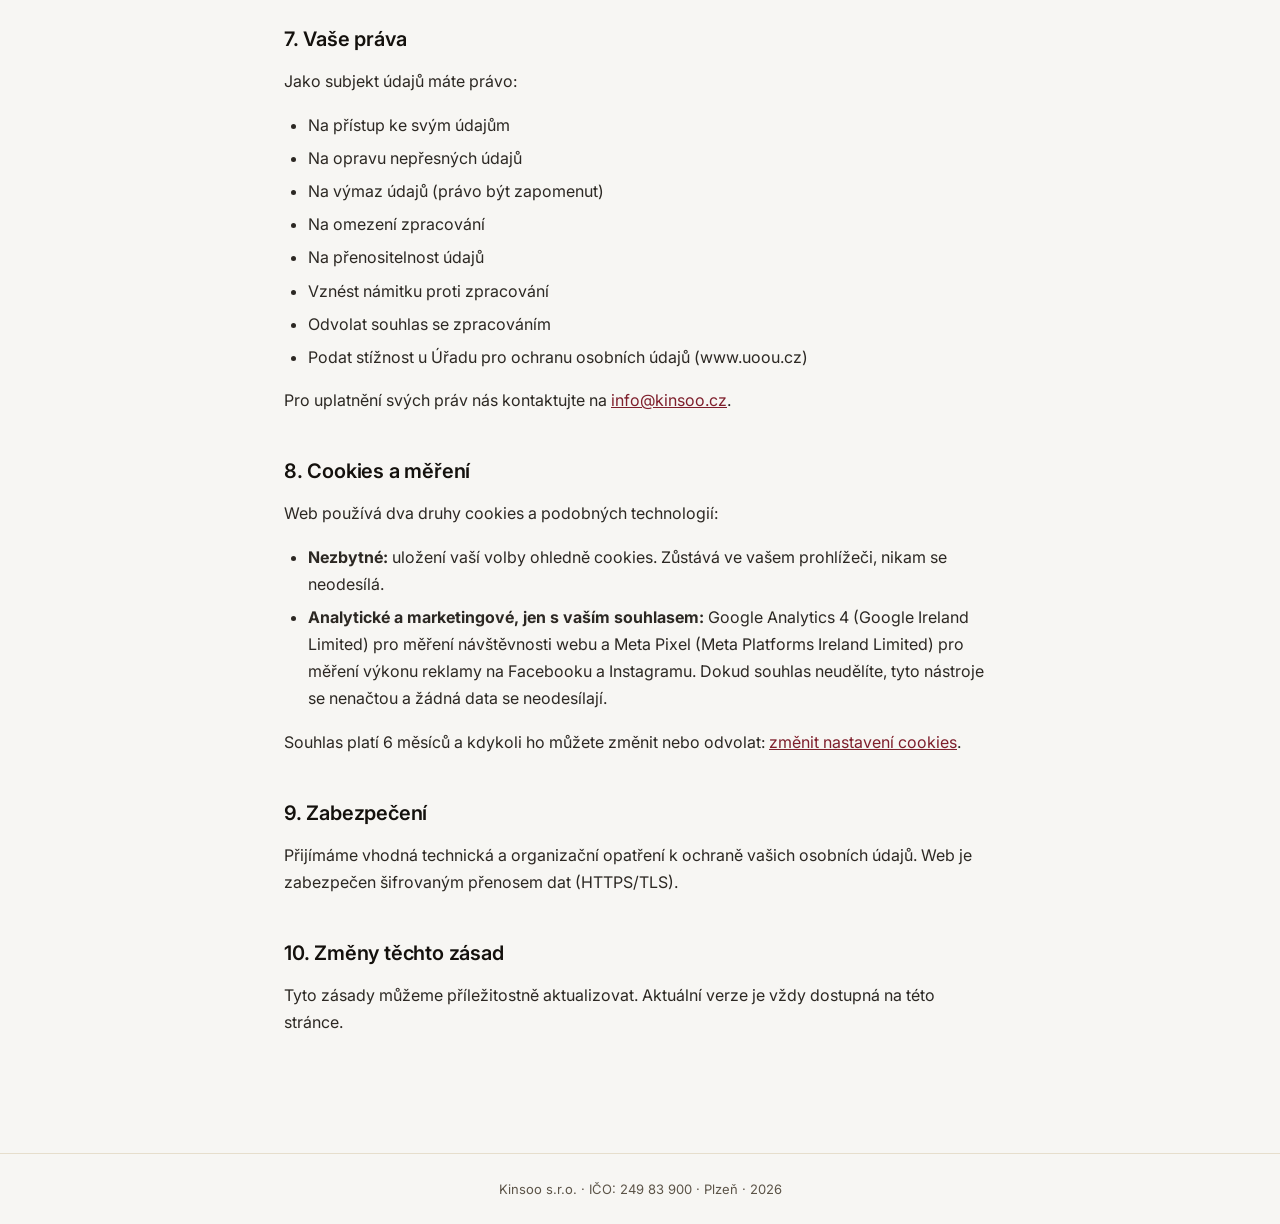
<file: ochrana-osobnich-udaju.html>
<!DOCTYPE html>
<html lang="cs">
<head>
  <meta charset="UTF-8" />
  <meta name="viewport" content="width=device-width, initial-scale=1.0" />
  <title>Ochrana osobních údajů a cookies | Kinsoo</title>
  <meta name="description" content="Jak Kinsoo s.r.o. nakládá s osobními údaji z dotazníku a jaké cookies web používá." />
  <meta name="robots" content="index, follow" />
  <link rel="canonical" href="https://www.kinsoo.cz/ochrana-osobnich-udaju.html" />
  <link rel="preconnect" href="https://fonts.googleapis.com">
  <link rel="preconnect" href="https://fonts.gstatic.com" crossorigin>
  <link href="https://fonts.googleapis.com/css2?family=Inter:wght@300;400;500;600;700&display=swap" rel="stylesheet">
  <style>
    :root {
      --bg: #F7F6F3;
      --ink: #14110D;
      --ink-2: #2C2823;
      --ink-3: #5C5448;
      --brand: #A8313E;
      --brand-deep: #7E1F2C;
      --line: #E6DECC;
      --font-body: 'Inter', system-ui, -apple-system, sans-serif;
    }
    *, *::before, *::after { box-sizing: border-box; }
    html { scroll-behavior: smooth; }
    body {
      margin: 0; padding: 0;
      background: var(--bg);
      color: var(--ink);
      font-family: var(--font-body);
      font-size: 16px;
      line-height: 1.7;
      -webkit-font-smoothing: antialiased;
    }
    .container {
      max-width: 760px;
      margin: 0 auto;
      padding: 0 24px;
    }
    header {
      padding: 24px 0;
      border-bottom: 1px solid var(--line);
    }
    header a {
      color: var(--brand-deep);
      text-decoration: none;
      font-weight: 600;
      font-size: 14px;
    }
    header a:hover { text-decoration: underline; }
    main { padding: 60px 0 100px; }
    h1 {
      font-size: 32px;
      font-weight: 700;
      letter-spacing: -0.02em;
      line-height: 1.2;
      margin: 0 0 8px;
    }
    .subtitle {
      color: var(--ink-3);
      font-size: 14px;
      margin-bottom: 48px;
    }
    h2 {
      font-size: 20px;
      font-weight: 600;
      margin: 40px 0 12px;
      letter-spacing: -0.01em;
    }
    p { margin: 0 0 16px; color: var(--ink-2); }
    ul { margin: 0 0 16px; padding-left: 24px; color: var(--ink-2); }
    li { margin-bottom: 6px; }
    a { color: var(--brand-deep); }
    footer {
      padding: 24px 0;
      border-top: 1px solid var(--line);
      text-align: center;
      font-size: 13px;
      color: var(--ink-3);
    }
  </style>
</head>
<body>
  <header>
    <div class="container">
      <a href="/">&larr; Zpět na kinsoo.cz</a>
    </div>
  </header>

  <main>
    <div class="container">
      <h1>Zásady ochrany osobních údajů</h1>
      <p class="subtitle">Platné od 7. května 2026</p>

      <h2>1. Správce osobních údajů</h2>
      <p>
        Kinsoo s.r.o.<br>
        Střední cesta 1289/13, Černice, 326 00 Plzeň<br>
        IČO: 249 83 900<br>
        Zapsaná v obchodním rejstříku vedeném Krajským soudem v Plzni, sp. zn. C 48384<br>
        E-mail: <a href="mailto:info@kinsoo.cz">info@kinsoo.cz</a>
      </p>

      <h2>2. Jaké údaje zpracováváme</h2>
      <p>Zpracováváme pouze údaje, které nám dobrovolně poskytnete prostřednictvím kontaktního formuláře nebo e-mailu:</p>
      <ul>
        <li>Jméno a příjmení</li>
        <li>E-mailová adresa</li>
        <li>Telefonní číslo (pokud ho uvedete)</li>
        <li>Obsah zprávy</li>
      </ul>

      <h2>3. Účel zpracování</h2>
      <p>Vaše údaje zpracováváme výhradně za účelem:</p>
      <ul>
        <li>Odpovědi na vaši poptávku nebo dotaz</li>
        <li>Přípravy a plnění smlouvy o poskytování služeb</li>
        <li>Plnění zákonných povinností (účetnictví, daně)</li>
      </ul>

      <h2>4. Právní základ zpracování</h2>
      <p>Údaje zpracováváme na základě:</p>
      <ul>
        <li>Vašeho souhlasu (kontaktní formulář) — čl. 6 odst. 1 písm. a) GDPR</li>
        <li>Plnění smlouvy — čl. 6 odst. 1 písm. b) GDPR</li>
        <li>Oprávněného zájmu (odpověď na poptávku) — čl. 6 odst. 1 písm. f) GDPR</li>
        <li>Plnění právní povinnosti — čl. 6 odst. 1 písm. c) GDPR</li>
      </ul>

      <h2>5. Doba uchování</h2>
      <p>Osobní údaje z poptávek uchováváme po dobu 2 let od posledního kontaktu. Údaje vztahující se k plnění smlouvy uchováváme po dobu trvání smlouvy a dále po dobu stanovenou právními předpisy (typicky 10 let pro účetní doklady).</p>

      <h2>6. Příjemci údajů</h2>
      <p>Vaše údaje neprodáváme ani nepředáváme třetím stranám za účelem marketingu. Údaje mohou být sdíleny pouze s:</p>
      <ul>
        <li>Poskytovateli hostingových a e-mailových služeb (technické zajištění provozu)</li>
        <li>Účetní kanceláří (plnění zákonných povinností)</li>
      </ul>

      <h2>7. Vaše práva</h2>
      <p>Jako subjekt údajů máte právo:</p>
      <ul>
        <li>Na přístup ke svým údajům</li>
        <li>Na opravu nepřesných údajů</li>
        <li>Na výmaz údajů (právo být zapomenut)</li>
        <li>Na omezení zpracování</li>
        <li>Na přenositelnost údajů</li>
        <li>Vznést námitku proti zpracování</li>
        <li>Odvolat souhlas se zpracováním</li>
        <li>Podat stížnost u Úřadu pro ochranu osobních údajů (www.uoou.cz)</li>
      </ul>
      <p>Pro uplatnění svých práv nás kontaktujte na <a href="mailto:info@kinsoo.cz">info@kinsoo.cz</a>.</p>

      <h2 id="cookies">8. Cookies a měření</h2>
      <p>Web používá dva druhy cookies a podobných technologií:</p>
      <ul>
        <li><strong>Nezbytné:</strong> uložení vaší volby ohledně cookies. Zůstává ve vašem prohlížeči, nikam se neodesílá.</li>
        <li><strong>Analytické a marketingové, jen s vaším souhlasem:</strong> Google Analytics 4 (Google Ireland Limited) pro měření návštěvnosti webu a Meta Pixel (Meta Platforms Ireland Limited) pro měření výkonu reklamy na Facebooku a Instagramu. Dokud souhlas neudělíte, tyto nástroje se nenačtou a žádná data se neodesílají.</li>
      </ul>
      <p>Souhlas platí 6 měsíců a kdykoli ho můžete změnit nebo odvolat: <a href="#" data-cookie-settings>změnit nastavení cookies</a>.</p>

      <h2>9. Zabezpečení</h2>
      <p>Přijímáme vhodná technická a organizační opatření k ochraně vašich osobních údajů. Web je zabezpečen šifrovaným přenosem dat (HTTPS/TLS).</p>

      <h2>10. Změny těchto zásad</h2>
      <p>Tyto zásady můžeme příležitostně aktualizovat. Aktuální verze je vždy dostupná na této stránce.</p>
    </div>
  </main>

  <footer>
    <div class="container">
      Kinsoo s.r.o. · IČO: 249 83 900 · Plzeň · 2026
    </div>
  </footer>

<!-- Měření návštěvnosti: Google Analytics 4 a Meta Pixel se načtou až po souhlasu s cookies. -->
<style>
.ck{position:fixed;z-index:200;left:16px;right:16px;bottom:calc(16px + env(safe-area-inset-bottom));max-width:400px;padding:18px 20px;border-radius:20px;background:rgba(255,255,255,.88);-webkit-backdrop-filter:saturate(180%) blur(20px);backdrop-filter:saturate(180%) blur(20px);box-shadow:0 2px 6px rgba(0,0,0,.04),0 12px 32px rgba(0,0,0,.12);font:400 .9375rem/1.45 -apple-system,BlinkMacSystemFont,"SF Pro Text","Inter",system-ui,"Segoe UI",Roboto,sans-serif;color:#111113;letter-spacing:-.01em;transform:translate3d(0,20px,0);opacity:0;transition:transform .36s cubic-bezier(.2,.8,.2,1),opacity .36s cubic-bezier(.2,.8,.2,1)}
.ck.is-in{transform:none;opacity:1}
.ck p{margin:0 0 14px}
.ck a{color:#163E78;text-decoration:none}
.ck a:hover{text-decoration:underline}
.ck-row{display:flex;gap:8px}
.ck-btn{flex:1;appearance:none;-webkit-appearance:none;border:0;margin:0;cursor:pointer;font:inherit;font-weight:500;padding:.6875rem 1rem;border-radius:980px;background:#163E78;color:#fff;transition:background .15s,transform .1s}
.ck-btn:hover{background:#102E5A}
.ck-btn:active{transform:scale(.97)}
.ck-btn.ghost{background:transparent;color:#163E78;box-shadow:inset 0 0 0 1px currentColor}
.ck-btn.ghost:hover{background:rgba(22,62,120,.08)}
@media (max-width:600px){.ck{max-width:none}}
@media (prefers-reduced-motion:reduce){.ck{transition:none}}
</style>
<div class="ck" id="ck" role="dialog" aria-label="Cookies" aria-live="polite" hidden>
  <p>Cookies používáme jen na měření návštěvnosti a výkonu reklamy. <a href="ochrana-osobnich-udaju.html#cookies">Jak s daty nakládáme</a></p>
  <div class="ck-row"><button class="ck-btn ghost" type="button" data-ck="deny">Odmítnout</button><button class="ck-btn" type="button" data-ck="allow">Povolit</button></div>
</div>
<script>
(function(){
  var GA='G-T55MH18N7Z';
  var PIXEL='';            /* Meta Pixel ID: doplňte číslo mezi uvozovky a pixel se zapne. */
  var KEY='kinsoo_consent', TTL=180*864e5;
  var bar=document.getElementById('ck'), loaded=false;
  function read(){try{return JSON.parse(localStorage.getItem(KEY)||'null')}catch(e){return null}}
  function save(v){try{localStorage.setItem(KEY,JSON.stringify({v:v,t:Date.now()}))}catch(e){}}
  window.dataLayer=window.dataLayer||[];
  function gtag(){dataLayer.push(arguments)}
  window.gtag=gtag;
  gtag('consent','default',{ad_storage:'denied',ad_user_data:'denied',ad_personalization:'denied',analytics_storage:'denied'});
  function load(){
    if(loaded)return;loaded=true;
    gtag('consent','update',{ad_storage:'granted',ad_user_data:'granted',ad_personalization:'granted',analytics_storage:'granted'});
    var s=document.createElement('script');s.async=true;s.src='https://www.googletagmanager.com/gtag/js?id='+GA;document.head.appendChild(s);
    gtag('js',new Date());
    gtag('config',GA);
    if(PIXEL){
      !function(f,b,e,v,n,t,s){if(f.fbq)return;n=f.fbq=function(){n.callMethod?n.callMethod.apply(n,arguments):n.queue.push(arguments)};if(!f._fbq)f._fbq=n;n.push=n;n.loaded=!0;n.version='2.0';n.queue=[];t=b.createElement(e);t.async=!0;t.src=v;s=b.getElementsByTagName(e)[0];s.parentNode.insertBefore(t,s)}(window,document,'script','https://connect.facebook.net/en_US/fbevents.js');
      fbq('init',PIXEL);fbq('track','PageView');
    }
    if(document.body.hasAttribute('data-lead')){
      gtag('event','generate_lead',{method:'dotaznik'});
      if(PIXEL)fbq('track','Lead');
    }
    document.addEventListener('click',function(e){
      var a=e.target.closest&&e.target.closest('a[href^="tel:"],a[href^="mailto:"]');
      if(a)gtag('event','contact_click',{method:a.getAttribute('href').indexOf('tel:')===0?'telefon':'email'});
    });
  }
  function show(){bar.hidden=false;requestAnimationFrame(function(){requestAnimationFrame(function(){bar.classList.add('is-in')})})}
  function hide(){bar.classList.remove('is-in');setTimeout(function(){bar.hidden=true},380)}
  bar.addEventListener('click',function(e){
    var b=e.target.closest('[data-ck]');if(!b)return;
    var ok=b.getAttribute('data-ck')==='allow';
    save(ok?'allow':'deny');hide();if(ok)load();
  });
  document.addEventListener('click',function(e){
    var t=e.target.closest&&e.target.closest('[data-cookie-settings]');
    if(t){e.preventDefault();show()}
  });
  var c=read();
  if(c&&c.v==='allow'&&Date.now()-c.t<TTL)load();
  else if(!c||Date.now()-c.t>=TTL)show();
})();
</script>
</body>
</html>
</file>
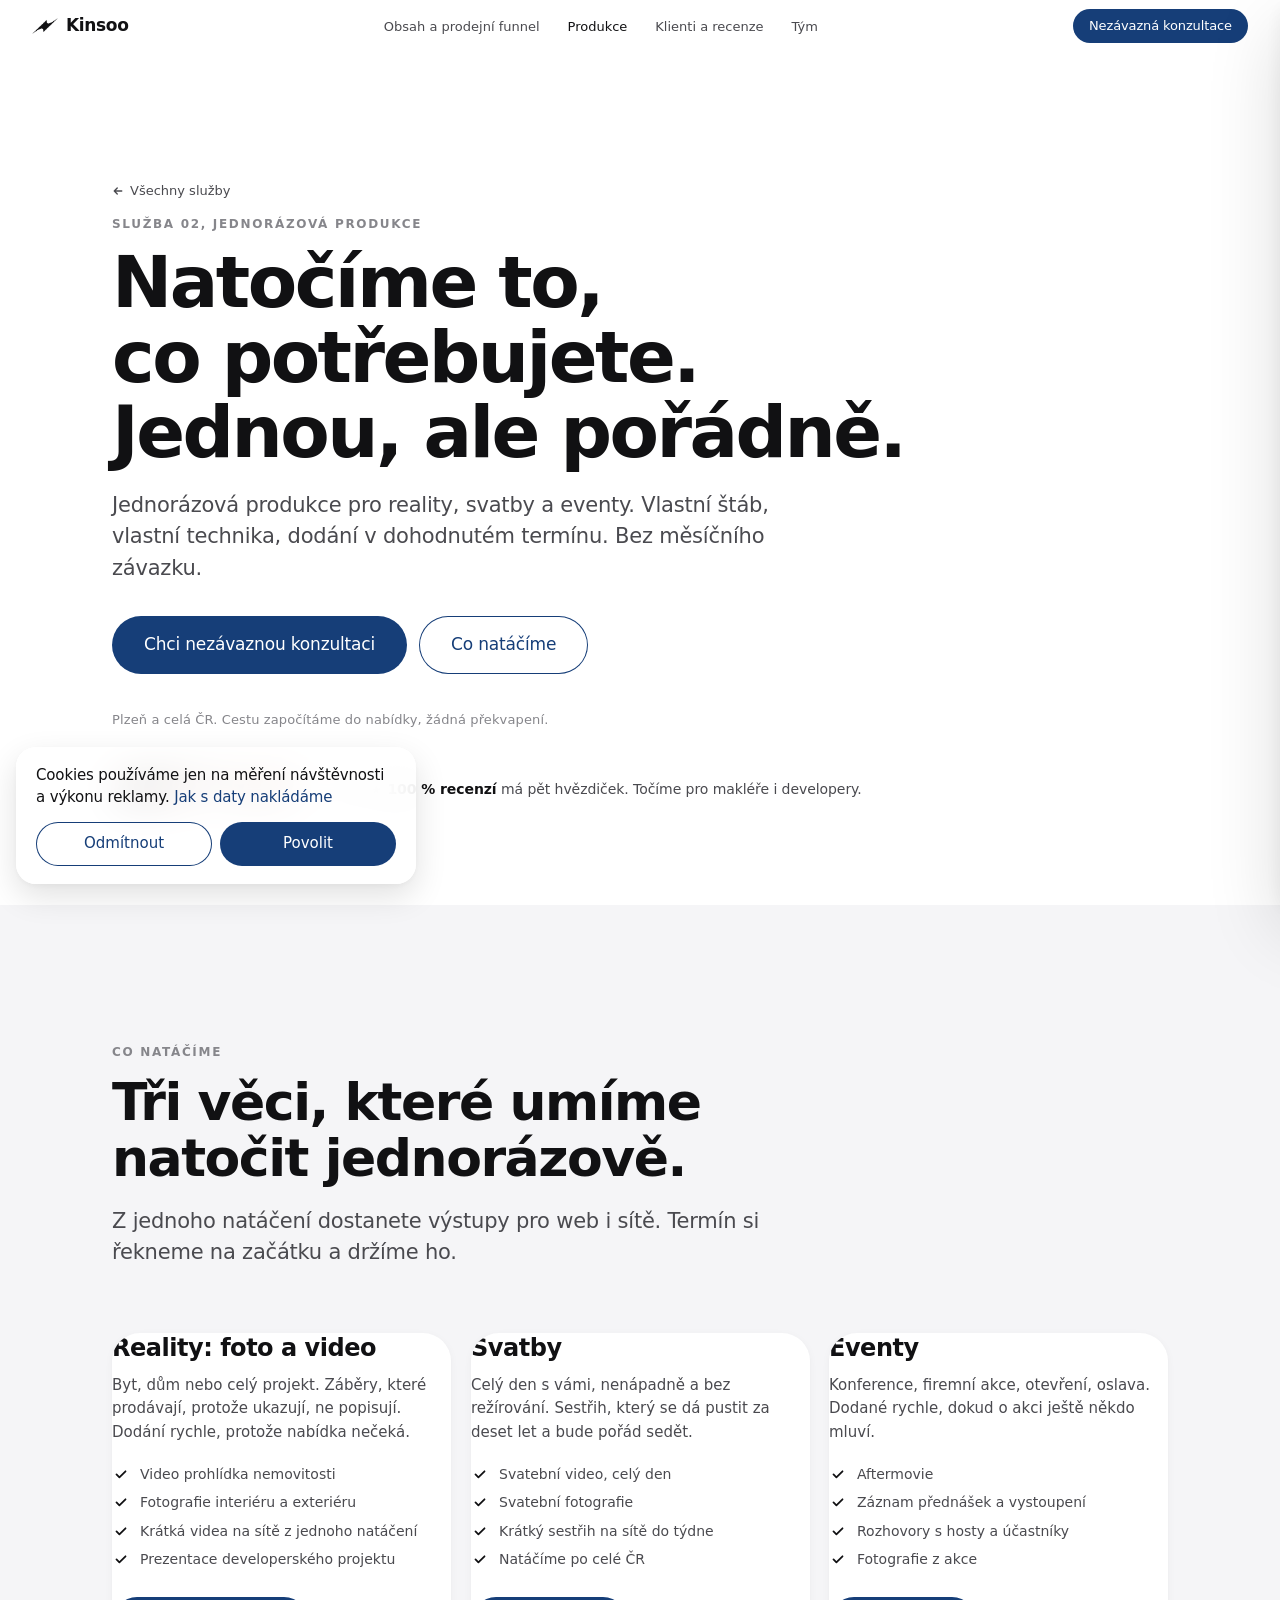
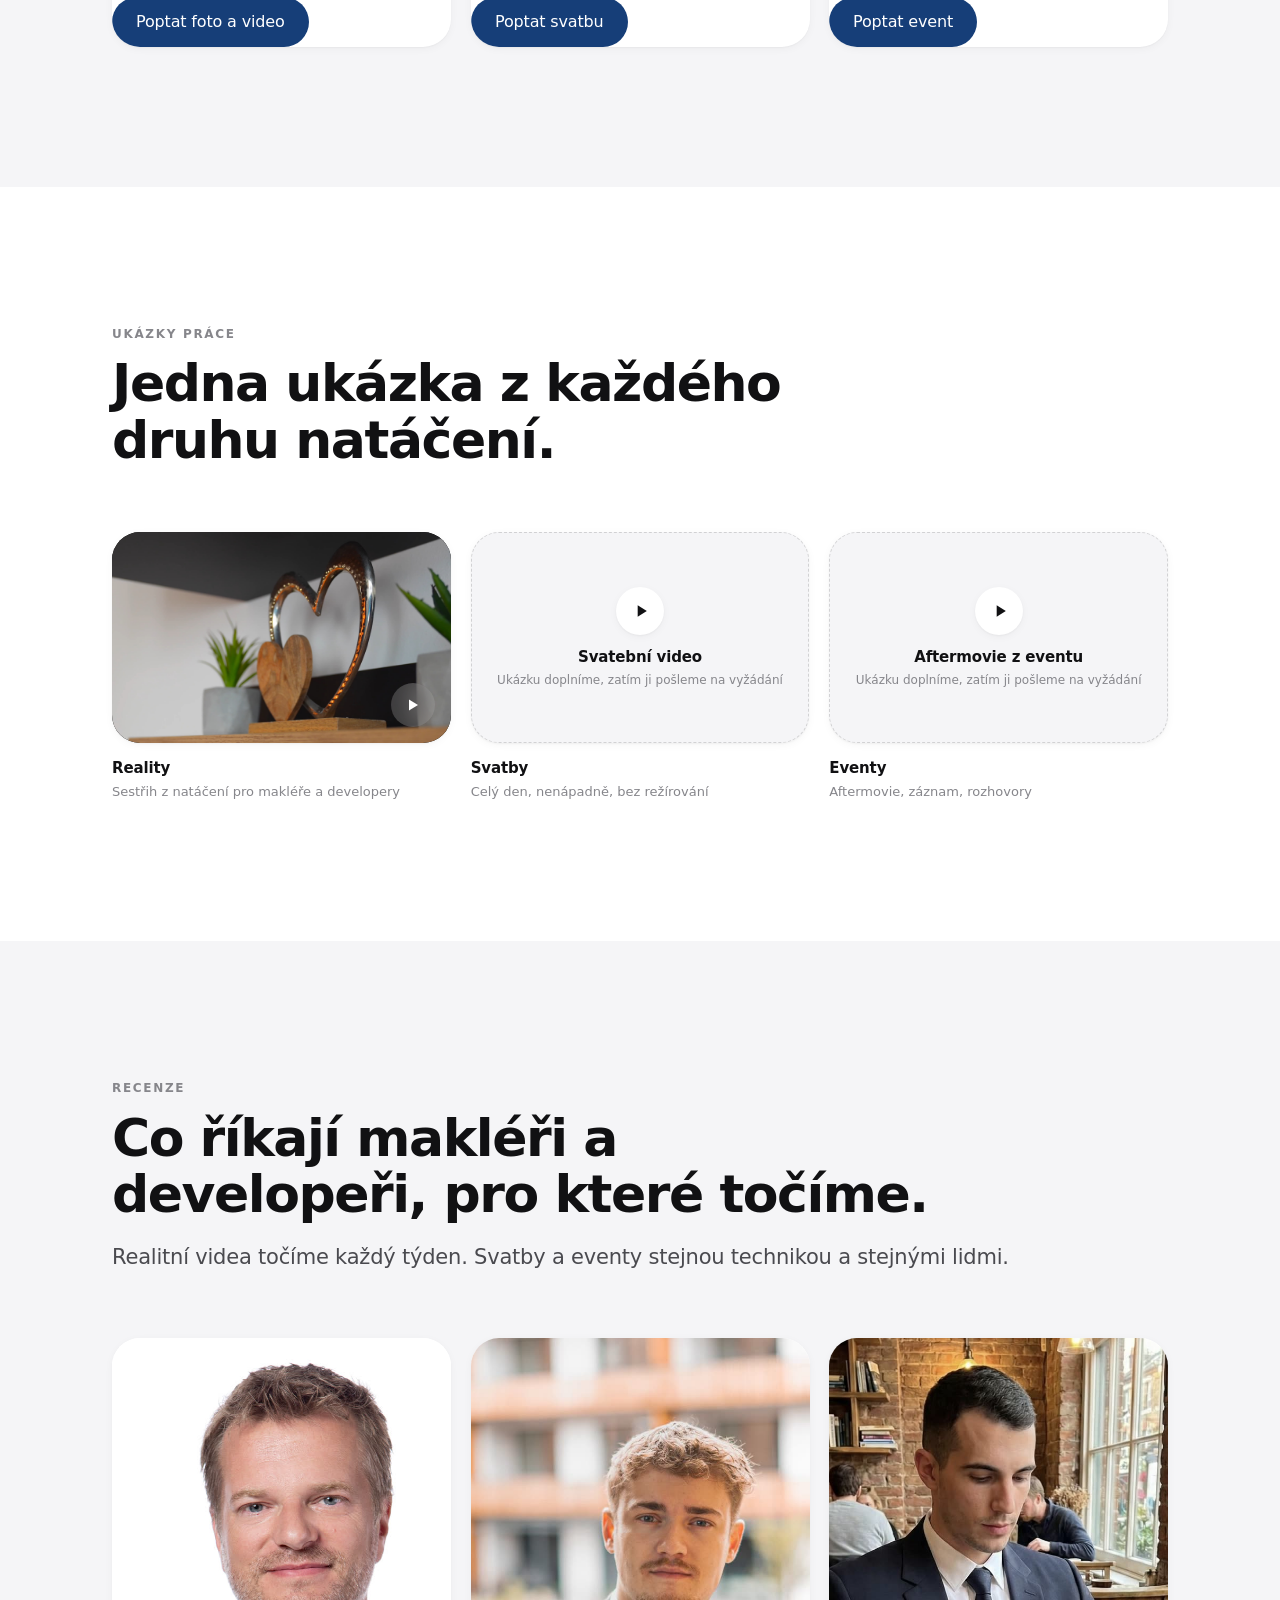
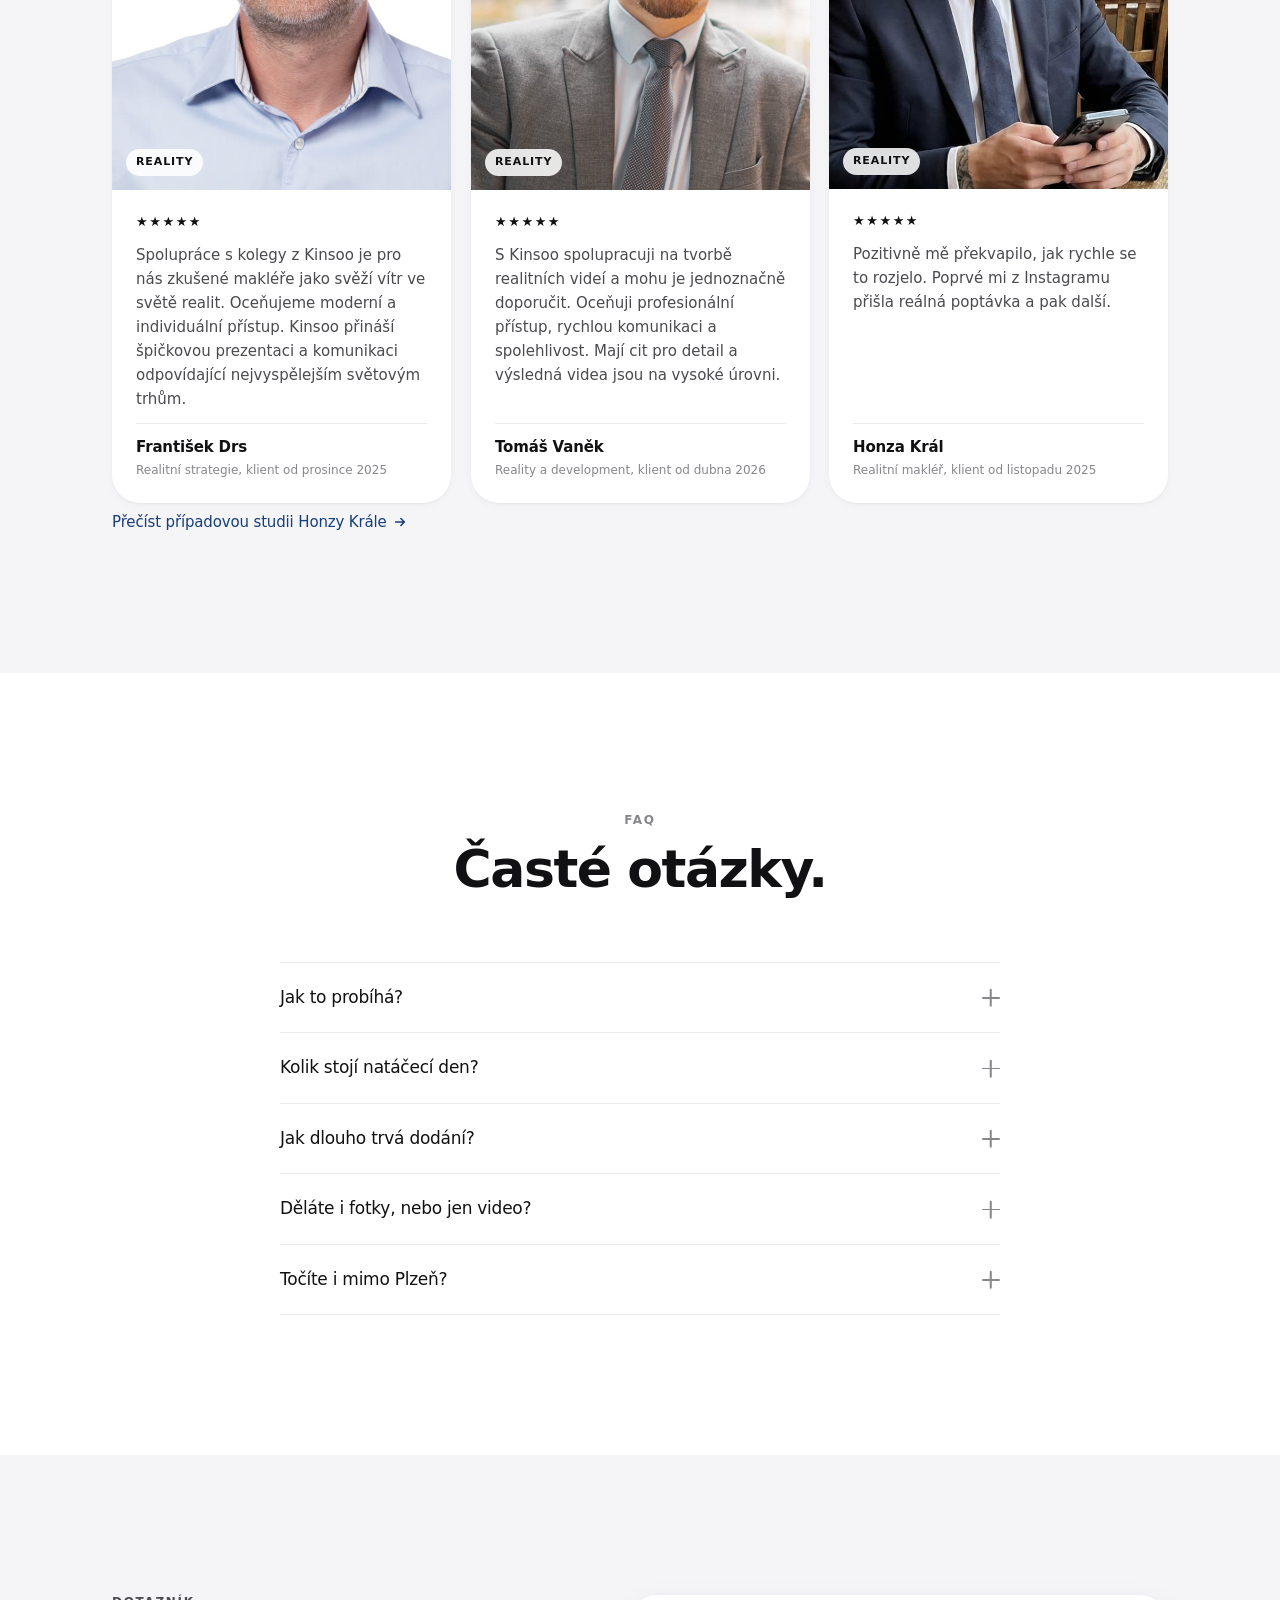
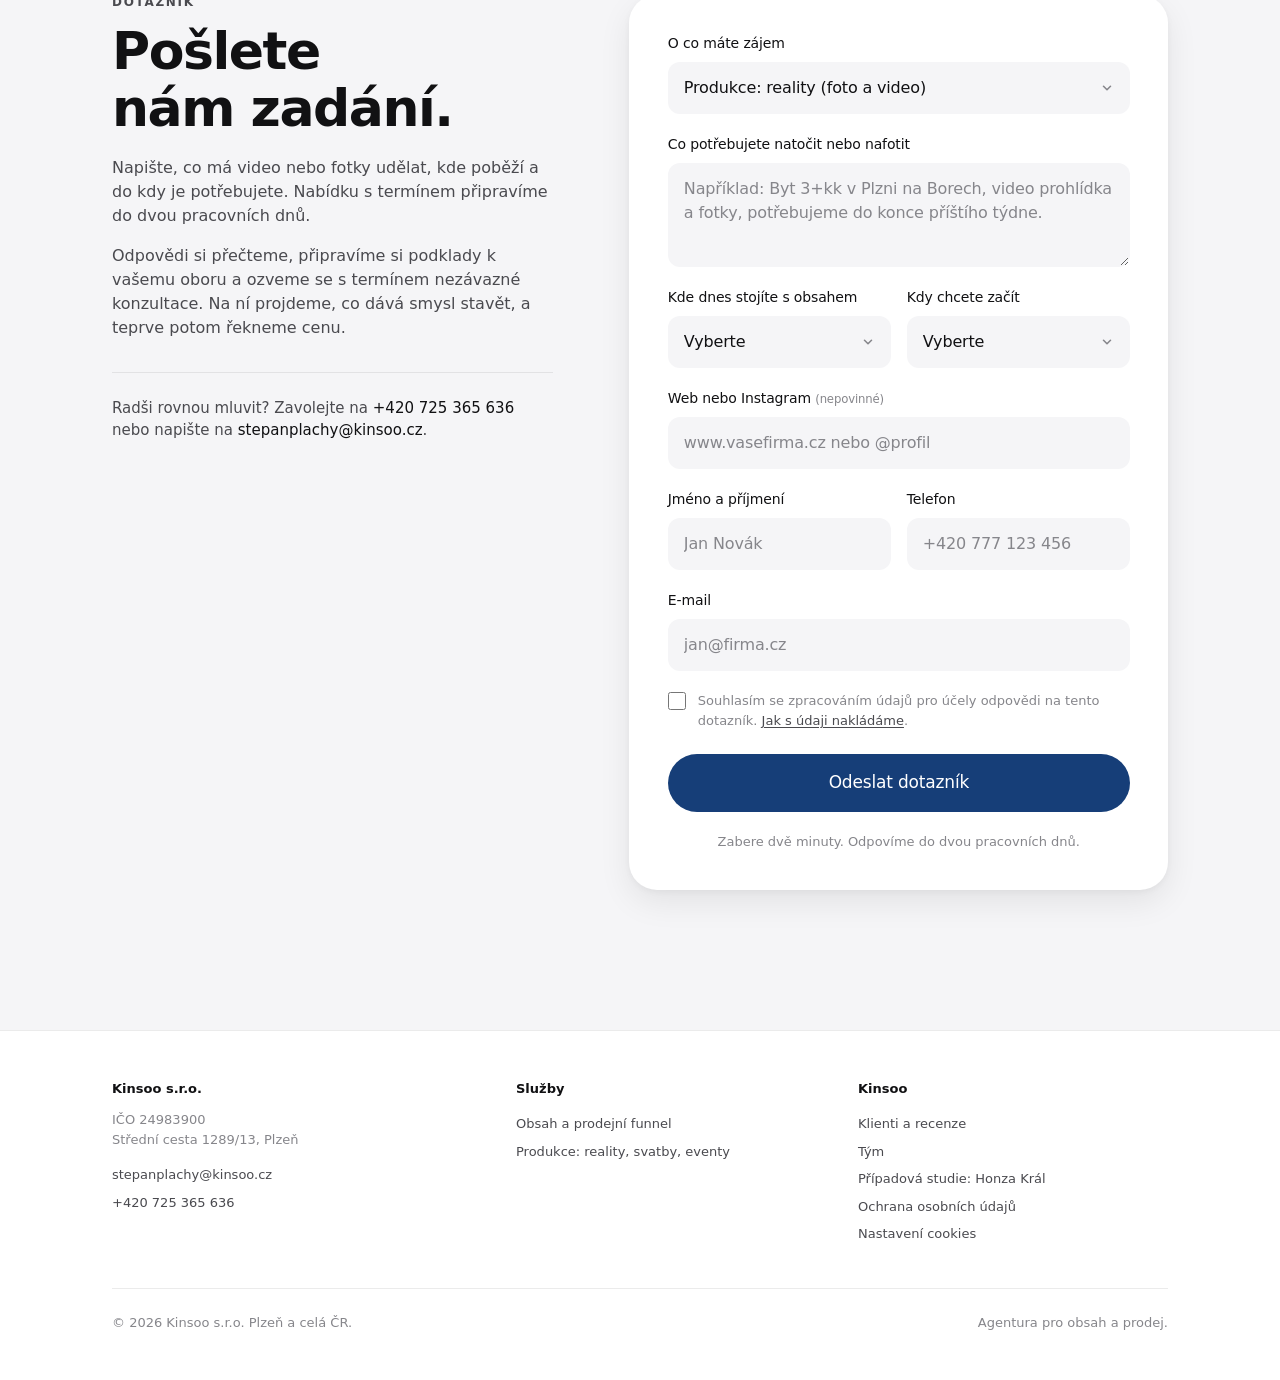
<file: produkce.html>
<!DOCTYPE html>
<html lang="cs">
<head>
<meta charset="UTF-8" />
<meta name="viewport" content="width=device-width, initial-scale=1, viewport-fit=cover" />
<title>Videoprodukce Plzeň: reality, svatby, eventy | Kinsoo</title>
<meta name="description" content="Jednorázové natáčení bez měsíčního závazku. Realitní video a fotografie nemovitostí, svatební video a fotografie, aftermovie z eventů. Vlastní štáb z Plzně, natáčíme po celé ČR." />
<meta name="author" content="Kinsoo s.r.o." />
<meta name="robots" content="index, follow, max-image-preview:large" />
<meta name="geo.region" content="CZ-32" />
<meta name="geo.placename" content="Plzeň" />
<meta name="theme-color" content="#ffffff" />
<link rel="canonical" href="https://www.kinsoo.cz/produkce.html" />
<meta property="og:type" content="website" />
<meta property="og:url" content="https://www.kinsoo.cz/produkce.html" />
<meta property="og:title" content="Videoprodukce Plzeň: reality, svatby, eventy | Kinsoo" />
<meta property="og:description" content="Jednorázové natáčení bez měsíčního závazku. Realitní video a fotografie nemovitostí, svatební video a fotografie, aftermovie z eventů. Vlastní štáb z Plzně, natáčíme po celé ČR." />
<meta property="og:image" content="https://www.kinsoo.cz/assets/og-cover.png" />
<meta property="og:locale" content="cs_CZ" />
<meta property="og:site_name" content="Kinsoo" />
<meta name="twitter:card" content="summary_large_image" />
<link rel="icon" href="favicon.ico" sizes="any" />
<link rel="icon" type="image/png" href="assets/favicon-32.png" sizes="32x32" />
<link rel="apple-touch-icon" href="assets/apple-touch-icon.png" />
<link rel="stylesheet" href="kinsoo.css" />
<script type="application/ld+json">
{
 "@context": "https://schema.org",
 "@type": "Service",
 "name": "Produkce: reality, svatby, eventy",
 "serviceType": "Videoprodukce a fotografie",
 "description": "Jednorázové natáčení a focení: realitní video a fotografie nemovitostí, svatební video a fotografie, aftermovie a záznam eventů.",
 "url": "https://www.kinsoo.cz/produkce.html",
 "provider": {
  "@id": "https://www.kinsoo.cz/#organization"
 },
 "areaServed": [
  {
   "@type": "City",
   "name": "Plzeň"
  },
  {
   "@type": "Country",
   "name": "Česko"
  }
 ]
}
</script>
<script type="application/ld+json">
{
 "@context": "https://schema.org",
 "@type": "FAQPage",
 "mainEntity": [
  {
   "@type": "Question",
   "name": "Jak to probíhá?",
   "acceptedAnswer": {
    "@type": "Answer",
    "text": "Krátký hovor o zadání, z něj nabídka s termínem. Před natáčením připravíme scénář nebo bodový plán, lokace a techniku. Na place vedeme lidi před kamerou a hlídáme světlo, zvuk i čas. Pak první verze, jedno kolo připomínek a finální exporty pro každé místo, kde video poběží."
   }
  },
  {
   "@type": "Question",
   "name": "Kolik stojí natáčecí den?",
   "acceptedAnswer": {
    "@type": "Answer",
    "text": "Cenu říkáme podle zadání: délka natáčení, počet lokací, počet výstupů a termín. Pošlete dotazník nebo zavolejte, nabídku připravíme do dvou pracovních dnů."
   }
  },
  {
   "@type": "Question",
   "name": "Jak dlouho trvá dodání?",
   "acceptedAnswer": {
    "@type": "Answer",
    "text": "U nemovitostí a kratších videí obvykle do dvou týdnů od natáčení, u svateb a větších projektů podle dohody. Termín si řekneme před natáčením a je součástí nabídky."
   }
  },
  {
   "@type": "Question",
   "name": "Děláte i fotky, nebo jen video?",
   "acceptedAnswer": {
    "@type": "Answer",
    "text": "Obojí. U nemovitostí a eventů nejčastěji dohromady z jednoho dne, u svateb podle toho, co chcete. Řekněte v dotazníku, co potřebujete, a nabídku tomu přizpůsobíme."
   }
  },
  {
   "@type": "Question",
   "name": "Točíte i mimo Plzeň?",
   "acceptedAnswer": {
    "@type": "Answer",
    "text": "Ano, po celé ČR. Cestu započítáme do nabídky, žádná překvapení."
   }
  }
 ]
}
</script>
</head>
<body>
<header class="nav" id="nav">
  <div class="nav-inner">
    <a class="brand" href="index.html">
      <img src="assets/kinsoo-icon-black.png" alt="" width="26" height="16" />
      Kinsoo
    </a>
    <nav aria-label="Hlavní navigace">
      <ul class="nav-links"><li><a href="obsah-a-prodej.html">Obsah a prodejní funnel</a></li><li><a href="produkce.html" aria-current="page">Produkce</a></li><li><a href="index.html#klienti">Klienti a recenze</a></li><li><a href="index.html#tym">Tým</a></li></ul>
    </nav>
    <a class="btn nav-cta" href="#dotaznik">Nezávazná konzultace</a>
    <button class="nav-burger" id="burger" aria-label="Otevřít menu" aria-expanded="false" aria-controls="sheet">
      <span></span>
    </button>
  </div>
</header>

<div class="sheet-scrim" id="scrim" hidden></div>
<nav class="sheet" id="sheet" aria-label="Mobilní navigace" aria-hidden="true">
  <span class="sheet-label">Služby</span>
  <a href="obsah-a-prodej.html">Obsah a prodejní funnel</a>
  <a href="produkce.html">Produkce</a>
  <span class="sheet-label">Kinsoo</span>
  <a href="index.html#klienti">Klienti a recenze</a>
  <a href="index.html#tym">Tým</a>
  <a class="btn" href="#dotaznik">Nezávazná konzultace</a>
</nav>

<div class="sticky-cta" id="stickyCta" aria-hidden="true">
  <a class="btn" href="#dotaznik">Chci nezávaznou konzultaci</a>
</div>
<main id="top">
<section class="hero">
  <div class="container hero-inner">
    <p class="hero-kicker reveal"><a href="index.html#sluzby"><svg viewBox="0 0 16 16" fill="none" aria-hidden="true"><path d="M13 8H3M7 4L3 8l4 4" stroke="currentColor" stroke-width="1.8" stroke-linecap="round" stroke-linejoin="round"/></svg> Všechny služby</a></p>
    <p class="eyebrow reveal" data-delay="1">Služba 02, jednorázová produkce</p>
    <h1 class="display reveal" data-delay="1">Natočíme to, co potřebujete. Jednou, ale pořádně.</h1>
    <p class="lead reveal" data-delay="2">Jednorázová produkce pro reality, svatby a eventy. Vlastní štáb, vlastní technika, dodání v dohodnutém termínu. Bez měsíčního závazku.</p>
    <div class="btn-row reveal" data-delay="3" id="heroCta">
      <a class="btn btn-lg" href="#dotaznik">Chci nezávaznou konzultaci</a>
      <a class="btn btn-lg btn-ghost" href="#co">Co natáčíme</a>
    </div>
    <p class="hero-note reveal" data-delay="4">Plzeň a celá ČR. Cestu započítáme do nabídky, žádná překvapení.</p>
    <div class="proof-strip reveal" data-delay="4"><div class="avatars"><img src="assets/card-honza.jpg" alt="" loading="lazy" /><img src="assets/card-dominik.jpg" alt="" loading="lazy" /><img src="assets/card-adam.jpg" alt="" loading="lazy" /><img src="assets/card-famil.jpg" alt="" loading="lazy" /><img src="assets/card-tomas.jpg" alt="" loading="lazy" /><img src="assets/card-drs.jpg" alt="" loading="lazy" /></div><span class="text"><span class="stars" aria-label="5 z 5">★★★★★</span> <b>100 % recenzí</b> má pět hvězdiček. Točíme pro makléře i developery.</span></div>
  </div>
</section>
<section id="co" class="section-alt">
  <div class="container">
    <div class="section-head">
      <p class="eyebrow reveal">Co natáčíme</p>
      <h2 class="h1 reveal" data-delay="1">Tři věci, které umíme natočit jednorázově.</h2>
      <p class="lead reveal" data-delay="2">Z jednoho natáčení dostanete výstupy pro web i sítě. Termín si řekneme na začátku a držíme ho.</p>
    </div>
    <div class="segments">
      <article class="segment reveal" data-delay="1">
          <h3 class="h3">Reality: foto a video</h3>
          <p>Byt, dům nebo celý projekt. Záběry, které prodávají, protože ukazují, ne popisují. Dodání rychle, protože nabídka nečeká.</p>
          <ul><li><svg viewBox="0 0 20 20" fill="none" aria-hidden="true"><path d="M5 10.5l3.2 3.2L15 7" stroke="currentColor" stroke-width="2" stroke-linecap="round" stroke-linejoin="round"/></svg><span>Video prohlídka nemovitosti</span></li><li><svg viewBox="0 0 20 20" fill="none" aria-hidden="true"><path d="M5 10.5l3.2 3.2L15 7" stroke="currentColor" stroke-width="2" stroke-linecap="round" stroke-linejoin="round"/></svg><span>Fotografie interiéru a exteriéru</span></li><li><svg viewBox="0 0 20 20" fill="none" aria-hidden="true"><path d="M5 10.5l3.2 3.2L15 7" stroke="currentColor" stroke-width="2" stroke-linecap="round" stroke-linejoin="round"/></svg><span>Krátká videa na sítě z jednoho natáčení</span></li><li><svg viewBox="0 0 20 20" fill="none" aria-hidden="true"><path d="M5 10.5l3.2 3.2L15 7" stroke="currentColor" stroke-width="2" stroke-linecap="round" stroke-linejoin="round"/></svg><span>Prezentace developerského projektu</span></li></ul>
          <a class="btn" href="#dotaznik" data-sluzba="Produkce: reality">Poptat foto a video</a>
        </article>
      <article class="segment reveal" data-delay="2">
          <h3 class="h3">Svatby</h3>
          <p>Celý den s vámi, nenápadně a bez režírování. Sestřih, který se dá pustit za deset let a bude pořád sedět.</p>
          <ul><li><svg viewBox="0 0 20 20" fill="none" aria-hidden="true"><path d="M5 10.5l3.2 3.2L15 7" stroke="currentColor" stroke-width="2" stroke-linecap="round" stroke-linejoin="round"/></svg><span>Svatební video, celý den</span></li><li><svg viewBox="0 0 20 20" fill="none" aria-hidden="true"><path d="M5 10.5l3.2 3.2L15 7" stroke="currentColor" stroke-width="2" stroke-linecap="round" stroke-linejoin="round"/></svg><span>Svatební fotografie</span></li><li><svg viewBox="0 0 20 20" fill="none" aria-hidden="true"><path d="M5 10.5l3.2 3.2L15 7" stroke="currentColor" stroke-width="2" stroke-linecap="round" stroke-linejoin="round"/></svg><span>Krátký sestřih na sítě do týdne</span></li><li><svg viewBox="0 0 20 20" fill="none" aria-hidden="true"><path d="M5 10.5l3.2 3.2L15 7" stroke="currentColor" stroke-width="2" stroke-linecap="round" stroke-linejoin="round"/></svg><span>Natáčíme po celé ČR</span></li></ul>
          <a class="btn" href="#dotaznik" data-sluzba="Produkce: svatba">Poptat svatbu</a>
        </article>
      <article class="segment reveal" data-delay="3">
          <h3 class="h3">Eventy</h3>
          <p>Konference, firemní akce, otevření, oslava. Dodané rychle, dokud o akci ještě někdo mluví.</p>
          <ul><li><svg viewBox="0 0 20 20" fill="none" aria-hidden="true"><path d="M5 10.5l3.2 3.2L15 7" stroke="currentColor" stroke-width="2" stroke-linecap="round" stroke-linejoin="round"/></svg><span>Aftermovie</span></li><li><svg viewBox="0 0 20 20" fill="none" aria-hidden="true"><path d="M5 10.5l3.2 3.2L15 7" stroke="currentColor" stroke-width="2" stroke-linecap="round" stroke-linejoin="round"/></svg><span>Záznam přednášek a vystoupení</span></li><li><svg viewBox="0 0 20 20" fill="none" aria-hidden="true"><path d="M5 10.5l3.2 3.2L15 7" stroke="currentColor" stroke-width="2" stroke-linecap="round" stroke-linejoin="round"/></svg><span>Rozhovory s hosty a účastníky</span></li><li><svg viewBox="0 0 20 20" fill="none" aria-hidden="true"><path d="M5 10.5l3.2 3.2L15 7" stroke="currentColor" stroke-width="2" stroke-linecap="round" stroke-linejoin="round"/></svg><span>Fotografie z akce</span></li></ul>
          <a class="btn" href="#dotaznik" data-sluzba="Produkce: event">Poptat event</a>
        </article>
    </div>
  </div>
</section>
<section id="ukazky">
  <div class="container">
    <div class="section-head">
      <p class="eyebrow reveal">Ukázky práce</p>
      <h2 class="h1 reveal" data-delay="1">Jedna ukázka z každého druhu natáčení.</h2>
      
    </div>
    <div class="reels">
      <figure class="reel-item reveal" data-delay="1" style="margin:0">
        <div class="reel" id="reel">
          <video src="assets/hero-video.mp4" poster="assets/hero-poster.jpg" autoplay muted loop playsinline preload="metadata"></video>
          <button class="reel-toggle" type="button" aria-label="Pozastavit video"></button>
        </div>
        <figcaption><b>Reality</b><span>Sestřih z natáčení pro makléře a developery</span></figcaption>
      </figure>
      <figure class="reel-item reveal" data-delay="2" style="margin:0">
        <div class="reel reel-placeholder" data-placeholder="svatba">
          <span class="reel-ph-icon"><svg viewBox="0 0 24 24" fill="currentColor" aria-hidden="true"><path d="M8 5v14l11-7z"/></svg></span>
          <span class="reel-ph-text">Svatební video<br /><small>Ukázku doplníme, zatím ji pošleme na vyžádání</small></span>
        </div>
        <figcaption><b>Svatby</b><span>Celý den, nenápadně, bez režírování</span></figcaption>
      </figure>
      <figure class="reel-item reveal" data-delay="3" style="margin:0">
        <div class="reel reel-placeholder" data-placeholder="event">
          <span class="reel-ph-icon"><svg viewBox="0 0 24 24" fill="currentColor" aria-hidden="true"><path d="M8 5v14l11-7z"/></svg></span>
          <span class="reel-ph-text">Aftermovie z eventu<br /><small>Ukázku doplníme, zatím ji pošleme na vyžádání</small></span>
        </div>
        <figcaption><b>Eventy</b><span>Aftermovie, záznam, rozhovory</span></figcaption>
      </figure>
    </div>
  </div>
</section>
<section id="recenze" class="section-alt">
  <div class="container">
    <div class="section-head wide">
      <p class="eyebrow reveal">Recenze</p>
      <h2 class="h1 reveal" data-delay="1">Co říkají makléři a developeři, pro které točíme.</h2>
      <p class="lead reveal" data-delay="2">Realitní videa točíme každý týden. Svatby a eventy stejnou technikou a stejnými lidmi.</p>
    </div>
    
    <div class="proof-grid"><article class="pcard reveal" data-delay="1">
        <div class="pcard-media"><img src="assets/card-drs.jpg" alt="František Drs" loading="lazy" /><span class="pcard-tag">Reality</span></div>
        <div class="pcard-body">
          <span class="stars" aria-label="5 z 5">★★★★★</span>
          <blockquote>Spolupráce s kolegy z Kinsoo je pro nás zkušené makléře jako svěží vítr ve světě realit. Oceňujeme moderní a individuální přístup. Kinsoo přináší špičkovou prezentaci a komunikaci odpovídající nejvyspělejším světovým trhům.</blockquote>
          <footer><b>František Drs</b><span>Realitní strategie, klient od prosince 2025</span></footer>
        </div>
      </article><article class="pcard reveal" data-delay="2">
        <div class="pcard-media"><img src="assets/card-tomas.jpg" alt="Tomáš Vaněk" loading="lazy" /><span class="pcard-tag">Reality</span></div>
        <div class="pcard-body">
          <span class="stars" aria-label="5 z 5">★★★★★</span>
          <blockquote>S Kinsoo spolupracuji na tvorbě realitních videí a mohu je jednoznačně doporučit. Oceňuji profesionální přístup, rychlou komunikaci a spolehlivost. Mají cit pro detail a výsledná videa jsou na vysoké úrovni.</blockquote>
          <footer><b>Tomáš Vaněk</b><span>Reality a development, klient od dubna 2026</span></footer>
        </div>
      </article><article class="pcard reveal" data-delay="3">
        <div class="pcard-media"><img src="assets/card-honza.jpg" alt="Honza Král" loading="lazy" /><span class="pcard-tag">Reality</span></div>
        <div class="pcard-body">
          <span class="stars" aria-label="5 z 5">★★★★★</span>
          <blockquote>Pozitivně mě překvapilo, jak rychle se to rozjelo. Poprvé mi z Instagramu přišla reálná poptávka a pak další.</blockquote>
          <footer><b>Honza Král</b><span>Realitní makléř, klient od listopadu 2025</span></footer>
        </div>
      </article></div>
    
    <div class="btn-row reveal" data-delay="3" style="margin-top:.5rem"><a class="link" href="case-study-honza-kral.html">Přečíst případovou studii Honzy Krále <svg viewBox="0 0 16 16" fill="none" aria-hidden="true"><path d="M3 8h10M9 4l4 4-4 4" stroke="currentColor" stroke-width="1.8" stroke-linecap="round" stroke-linejoin="round"/></svg></a></div>
  </div>
</section>
<section id="faq">
  <div class="container">
    <div class="section-head center">
      <p class="eyebrow reveal">FAQ</p>
      <h2 class="h1 reveal" data-delay="1">Časté otázky.</h2>
      
    </div>
    <div class="faq-list reveal" data-delay="2"><div class="faq-item">
          <button class="faq-q" aria-expanded="false">Jak to probíhá?<span class="faq-icon" aria-hidden="true"></span></button>
          <div class="faq-a"><div class="faq-a-inner">Krátký hovor o zadání, z něj nabídka s termínem. Před natáčením připravíme scénář nebo bodový plán, lokace a techniku. Na place vedeme lidi před kamerou a hlídáme světlo, zvuk i čas. Pak první verze, jedno kolo připomínek a finální exporty pro každé místo, kde video poběží.</div></div>
        </div><div class="faq-item">
          <button class="faq-q" aria-expanded="false">Kolik stojí natáčecí den?<span class="faq-icon" aria-hidden="true"></span></button>
          <div class="faq-a"><div class="faq-a-inner">Cenu říkáme podle zadání: délka natáčení, počet lokací, počet výstupů a termín. Pošlete dotazník nebo zavolejte, nabídku připravíme do dvou pracovních dnů.</div></div>
        </div><div class="faq-item">
          <button class="faq-q" aria-expanded="false">Jak dlouho trvá dodání?<span class="faq-icon" aria-hidden="true"></span></button>
          <div class="faq-a"><div class="faq-a-inner">U nemovitostí a kratších videí obvykle do dvou týdnů od natáčení, u svateb a větších projektů podle dohody. Termín si řekneme před natáčením a je součástí nabídky.</div></div>
        </div><div class="faq-item">
          <button class="faq-q" aria-expanded="false">Děláte i fotky, nebo jen video?<span class="faq-icon" aria-hidden="true"></span></button>
          <div class="faq-a"><div class="faq-a-inner">Obojí. U nemovitostí a eventů nejčastěji dohromady z jednoho dne, u svateb podle toho, co chcete. Řekněte v dotazníku, co potřebujete, a nabídku tomu přizpůsobíme.</div></div>
        </div><div class="faq-item">
          <button class="faq-q" aria-expanded="false">Točíte i mimo Plzeň?<span class="faq-icon" aria-hidden="true"></span></button>
          <div class="faq-a"><div class="faq-a-inner">Ano, po celé ČR. Cestu započítáme do nabídky, žádná překvapení.</div></div>
        </div></div>
  </div>
</section>
<!-- ============ DOTAZNÍK ============ -->
<section id="dotaznik" class="section-alt">
  <div class="container form-wrap">
    <div class="form-side">
      <p class="eyebrow reveal">Dotazník</p>
      <h2 class="h1 reveal" data-delay="1">Pošlete nám zadání.</h2>
      <p class="reveal" data-delay="2">Napište, co má video nebo fotky udělat, kde poběží a do kdy je potřebujete. Nabídku s termínem připravíme do dvou pracovních dnů.</p>
      <p class="reveal" data-delay="2">Odpovědi si přečteme, připravíme si podklady k vašemu oboru a ozveme se s termínem nezávazné konzultace. Na ní projdeme, co dává smysl stavět, a teprve potom řekneme cenu.</p>
      <div class="form-contact reveal" data-delay="3">
        Radši rovnou mluvit? Zavolejte na <a href="tel:+420725365636">+420 725 365 636</a><br />
        nebo napište na <a href="mailto:stepanplachy@kinsoo.cz">stepanplachy@kinsoo.cz</a>.
      </div>
    </div>
    <form class="form reveal" data-delay="2" id="dotaznikForm" action="https://formsubmit.co/stepanplachy@kinsoo.cz" method="POST" novalidate="">
      <input type="hidden" name="_subject" value="Nový dotazník z kinsoo.cz" />
      <input type="hidden" name="_captcha" value="false" />
      <input type="hidden" name="_template" value="table" />
      <input type="hidden" name="_next" value="https://www.kinsoo.cz/dekujeme.html" />
      <input type="text" name="_honey" style="display:none" tabindex="-1" autocomplete="off" />

      <div class="field">
        <label for="f-sluzba">O co máte zájem</label>
        <select id="f-sluzba" name="sluzba" required><option value="" disabled>Vyberte</option><option value="Obsah a prodejní funnel">Obsah a prodejní funnel (dlouhodobá spolupráce)</option><option value="Produkce: reality" selected>Produkce: reality (foto a video)</option><option value="Produkce: svatba">Produkce: svatba</option><option value="Produkce: event">Produkce: event</option><option value="Nevím">Nevím, poraďte mi</option></select>
      </div>
      <div class="field">
        <label for="f-byznys">Co potřebujete natočit nebo nafotit</label>
        <textarea id="f-byznys" name="byznys" required placeholder="Například: Byt 3+kk v Plzni na Borech, video prohlídka a fotky, potřebujeme do konce příštího týdne."></textarea>
      </div>
      <div class="field-row">
        <div class="field">
          <label for="f-stav">Kde dnes stojíte s obsahem</label>
          <select id="f-stav" name="stav_obsahu" required>
            <option value="" disabled selected>Vyberte</option>
            <option>Nepublikuji nic</option>
            <option>Publikuji nepravidelně</option>
            <option>Publikuji pravidelně, ale nevede to k poptávkám</option>
            <option>Obsah mám, chci k němu prodejní vrstvu</option>
            <option>Potřebuji jednorázové natáčení nebo focení</option>
          </select>
        </div>
        <div class="field">
          <label for="f-start">Kdy chcete začít</label>
          <select id="f-start" name="start" required>
            <option value="" disabled selected>Vyberte</option>
            <option>Co nejdřív</option>
            <option>Do měsíce</option>
            <option>Do tří měsíců</option>
            <option>Zatím se jen rozhlížím</option>
          </select>
        </div>
      </div>
      <div class="field">
        <label for="f-odkaz">Web nebo Instagram <small>(nepovinné)</small></label>
        <input type="text" id="f-odkaz" name="odkaz" placeholder="www.vasefirma.cz nebo @profil" autocomplete="url" />
      </div>
      <div class="field-row">
        <div class="field">
          <label for="f-jmeno">Jméno a příjmení</label>
          <input type="text" id="f-jmeno" name="jmeno" required placeholder="Jan Novák" autocomplete="name" />
        </div>
        <div class="field">
          <label for="f-telefon">Telefon</label>
          <input type="tel" id="f-telefon" name="telefon" required placeholder="+420 777 123 456" autocomplete="tel" />
        </div>
      </div>
      <div class="field">
        <label for="f-email">E-mail</label>
        <input type="email" id="f-email" name="email" required placeholder="jan@firma.cz" autocomplete="email" />
      </div>
      <label class="check">
        <input type="checkbox" name="gdpr" value="souhlas" required />
        <span>Souhlasím se zpracováním údajů pro účely odpovědi na tento dotazník. <a href="ochrana-osobnich-udaju.html">Jak s údaji nakládáme</a>.</span>
      </label>
      <button class="btn btn-lg" type="submit">Odeslat dotazník</button>
      <p class="form-note">Zabere dvě minuty. Odpovíme do dvou pracovních dnů.</p>
    </form>
  </div>
</section>
</main>
<footer class="footer">
  <div class="container">
    <div class="footer-inner">
      <div class="footer-col">
        <b>Kinsoo s.r.o.</b>
        <span>IČO 24983900<br />Střední cesta 1289/13, Plzeň</span>
        <a href="mailto:stepanplachy@kinsoo.cz" style="margin-top:.75rem">stepanplachy@kinsoo.cz</a>
        <a href="tel:+420725365636">+420 725 365 636</a>
      </div>
      <div class="footer-col">
        <b>Služby</b>
        <a href="obsah-a-prodej.html">Obsah a prodejní funnel</a>
        <a href="produkce.html">Produkce: reality, svatby, eventy</a>
      </div>
      <div class="footer-col">
        <b>Kinsoo</b>
        <a href="index.html#klienti">Klienti a recenze</a>
        <a href="index.html#tym">Tým</a>
        <a href="case-study-honza-kral.html">Případová studie: Honza Král</a>
        <a href="ochrana-osobnich-udaju.html">Ochrana osobních údajů</a>
        <a href="#" data-cookie-settings>Nastavení cookies</a>
      </div>
    </div>
    <div class="footer-bottom">
      <span>&copy; 2026 Kinsoo s.r.o. Plzeň a celá ČR.</span>
      <span>Agentura pro obsah a prodej.</span>
    </div>
  </div>
</footer>

<script src="kinsoo.js" defer></script>

<!-- Měření návštěvnosti: Google Analytics 4 a Meta Pixel se načtou až po souhlasu s cookies. -->
<style>
.ck{position:fixed;z-index:200;left:16px;right:16px;bottom:calc(16px + env(safe-area-inset-bottom));max-width:400px;padding:18px 20px;border-radius:20px;background:rgba(255,255,255,.88);-webkit-backdrop-filter:saturate(180%) blur(20px);backdrop-filter:saturate(180%) blur(20px);box-shadow:0 2px 6px rgba(0,0,0,.04),0 12px 32px rgba(0,0,0,.12);font:400 .9375rem/1.45 -apple-system,BlinkMacSystemFont,"SF Pro Text","Inter",system-ui,"Segoe UI",Roboto,sans-serif;color:#111113;letter-spacing:-.01em;transform:translate3d(0,20px,0);opacity:0;transition:transform .36s cubic-bezier(.2,.8,.2,1),opacity .36s cubic-bezier(.2,.8,.2,1)}
.ck.is-in{transform:none;opacity:1}
.ck p{margin:0 0 14px}
.ck a{color:#163E78;text-decoration:none}
.ck a:hover{text-decoration:underline}
.ck-row{display:flex;gap:8px}
.ck-btn{flex:1;appearance:none;-webkit-appearance:none;border:0;margin:0;cursor:pointer;font:inherit;font-weight:500;padding:.6875rem 1rem;border-radius:980px;background:#163E78;color:#fff;transition:background .15s,transform .1s}
.ck-btn:hover{background:#102E5A}
.ck-btn:active{transform:scale(.97)}
.ck-btn.ghost{background:transparent;color:#163E78;box-shadow:inset 0 0 0 1px currentColor}
.ck-btn.ghost:hover{background:rgba(22,62,120,.08)}
@media (max-width:600px){.ck{max-width:none}}
@media (prefers-reduced-motion:reduce){.ck{transition:none}}
</style>
<div class="ck" id="ck" role="dialog" aria-label="Cookies" aria-live="polite" hidden>
  <p>Cookies používáme jen na měření návštěvnosti a výkonu reklamy. <a href="ochrana-osobnich-udaju.html#cookies">Jak s daty nakládáme</a></p>
  <div class="ck-row"><button class="ck-btn ghost" type="button" data-ck="deny">Odmítnout</button><button class="ck-btn" type="button" data-ck="allow">Povolit</button></div>
</div>
<script>
(function(){
  var GA='G-T55MH18N7Z';
  var PIXEL='';            /* Meta Pixel ID: doplňte číslo mezi uvozovky a pixel se zapne. */
  var KEY='kinsoo_consent', TTL=180*864e5;
  var bar=document.getElementById('ck'), loaded=false;
  function read(){try{return JSON.parse(localStorage.getItem(KEY)||'null')}catch(e){return null}}
  function save(v){try{localStorage.setItem(KEY,JSON.stringify({v:v,t:Date.now()}))}catch(e){}}
  window.dataLayer=window.dataLayer||[];
  function gtag(){dataLayer.push(arguments)}
  window.gtag=gtag;
  gtag('consent','default',{ad_storage:'denied',ad_user_data:'denied',ad_personalization:'denied',analytics_storage:'denied'});
  function load(){
    if(loaded)return;loaded=true;
    gtag('consent','update',{ad_storage:'granted',ad_user_data:'granted',ad_personalization:'granted',analytics_storage:'granted'});
    var s=document.createElement('script');s.async=true;s.src='https://www.googletagmanager.com/gtag/js?id='+GA;document.head.appendChild(s);
    gtag('js',new Date());
    gtag('config',GA);
    if(PIXEL){
      !function(f,b,e,v,n,t,s){if(f.fbq)return;n=f.fbq=function(){n.callMethod?n.callMethod.apply(n,arguments):n.queue.push(arguments)};if(!f._fbq)f._fbq=n;n.push=n;n.loaded=!0;n.version='2.0';n.queue=[];t=b.createElement(e);t.async=!0;t.src=v;s=b.getElementsByTagName(e)[0];s.parentNode.insertBefore(t,s)}(window,document,'script','https://connect.facebook.net/en_US/fbevents.js');
      fbq('init',PIXEL);fbq('track','PageView');
    }
    if(document.body.hasAttribute('data-lead')){
      gtag('event','generate_lead',{method:'dotaznik'});
      if(PIXEL)fbq('track','Lead');
    }
    document.addEventListener('click',function(e){
      var a=e.target.closest&&e.target.closest('a[href^="tel:"],a[href^="mailto:"]');
      if(a)gtag('event','contact_click',{method:a.getAttribute('href').indexOf('tel:')===0?'telefon':'email'});
    });
  }
  function show(){bar.hidden=false;requestAnimationFrame(function(){requestAnimationFrame(function(){bar.classList.add('is-in')})})}
  function hide(){bar.classList.remove('is-in');setTimeout(function(){bar.hidden=true},380)}
  bar.addEventListener('click',function(e){
    var b=e.target.closest('[data-ck]');if(!b)return;
    var ok=b.getAttribute('data-ck')==='allow';
    save(ok?'allow':'deny');hide();if(ok)load();
  });
  document.addEventListener('click',function(e){
    var t=e.target.closest&&e.target.closest('[data-cookie-settings]');
    if(t){e.preventDefault();show()}
  });
  var c=read();
  if(c&&c.v==='allow'&&Date.now()-c.t<TTL)load();
  else if(!c||Date.now()-c.t>=TTL)show();
})();
</script>
</body>
</html>
</file>
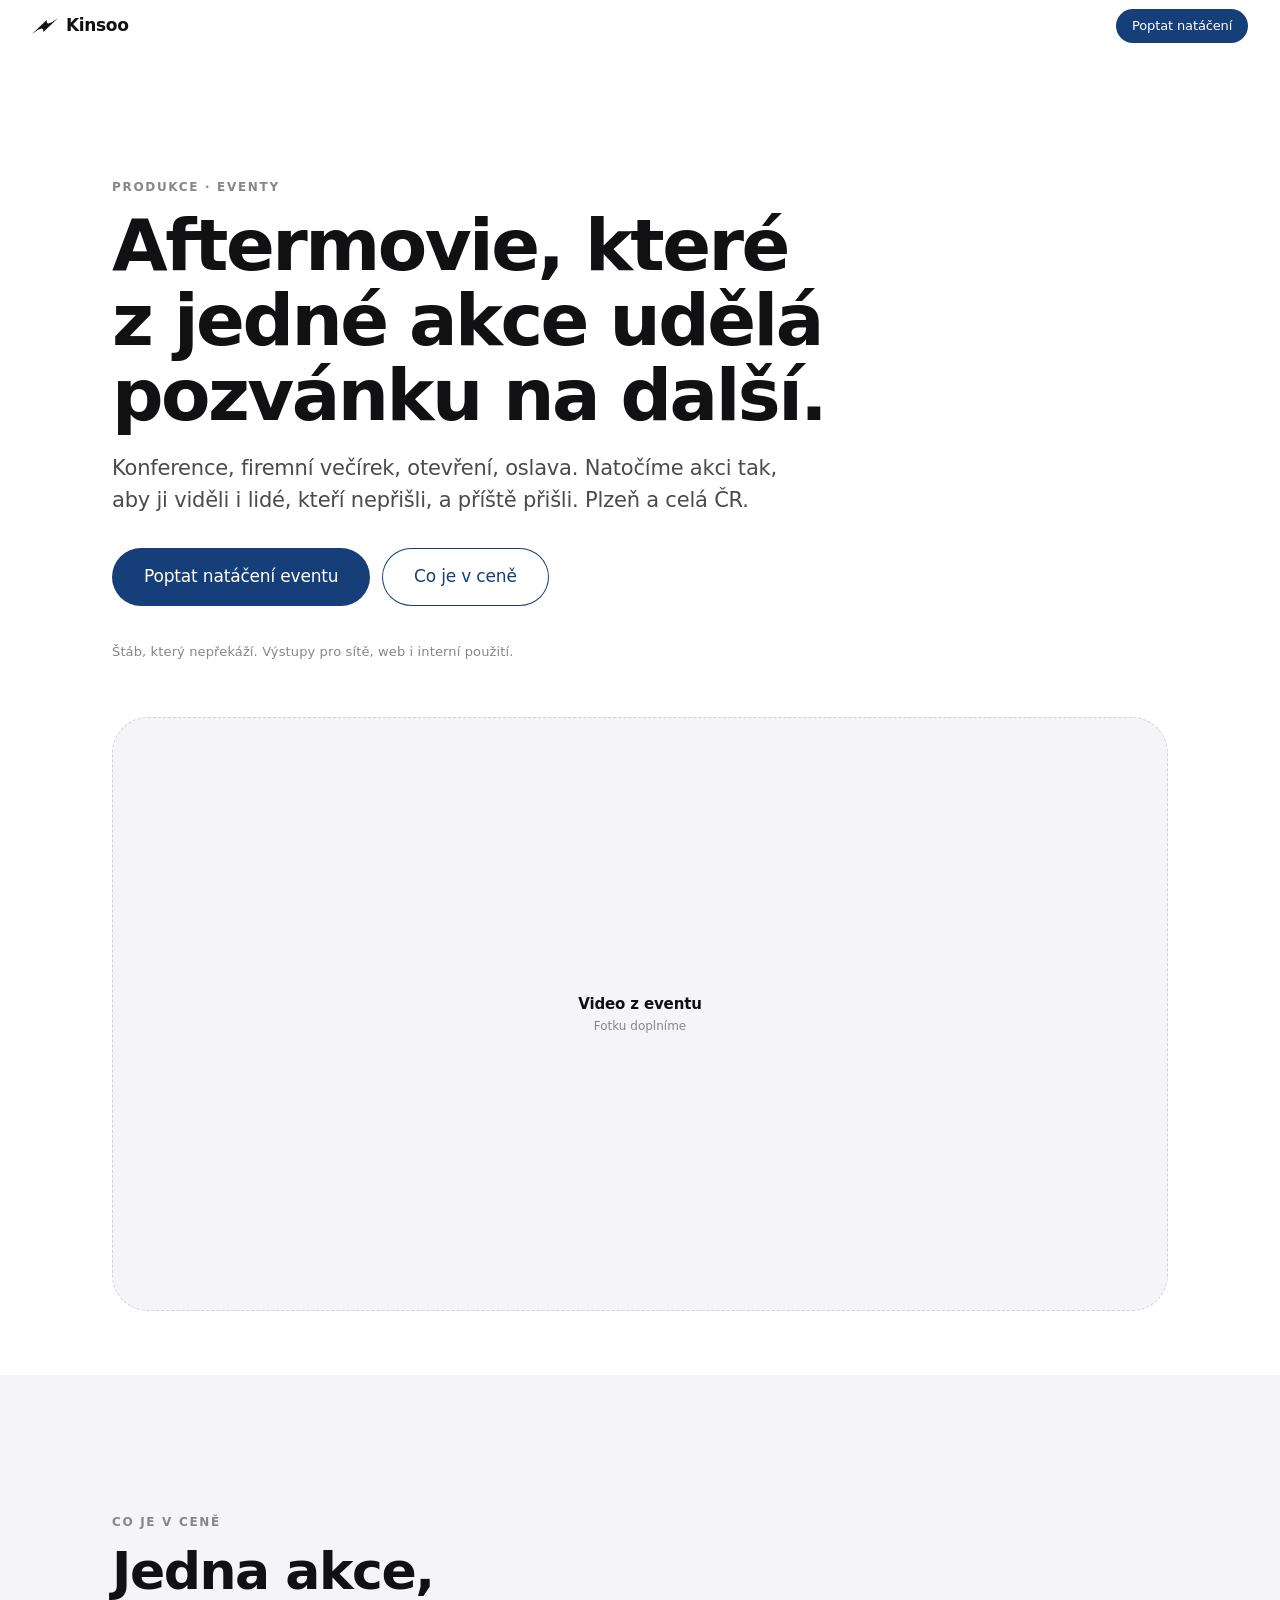
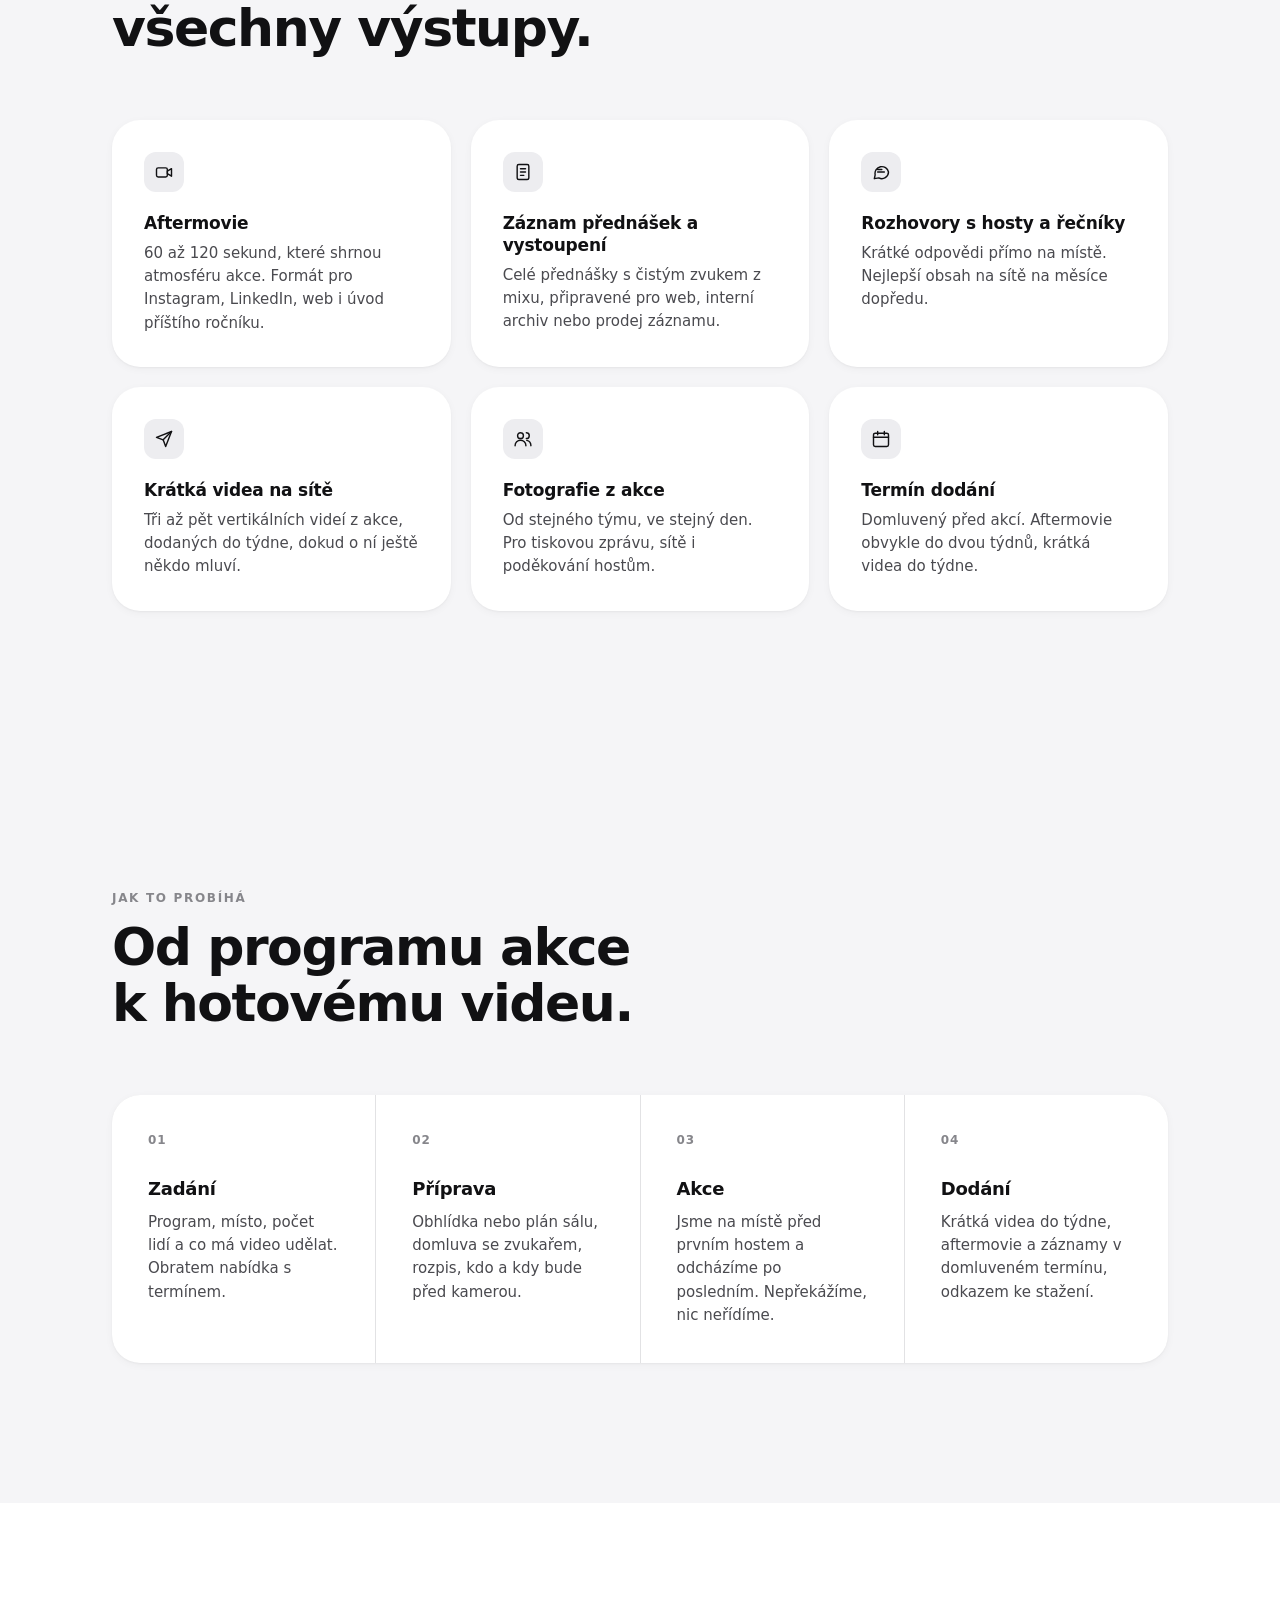
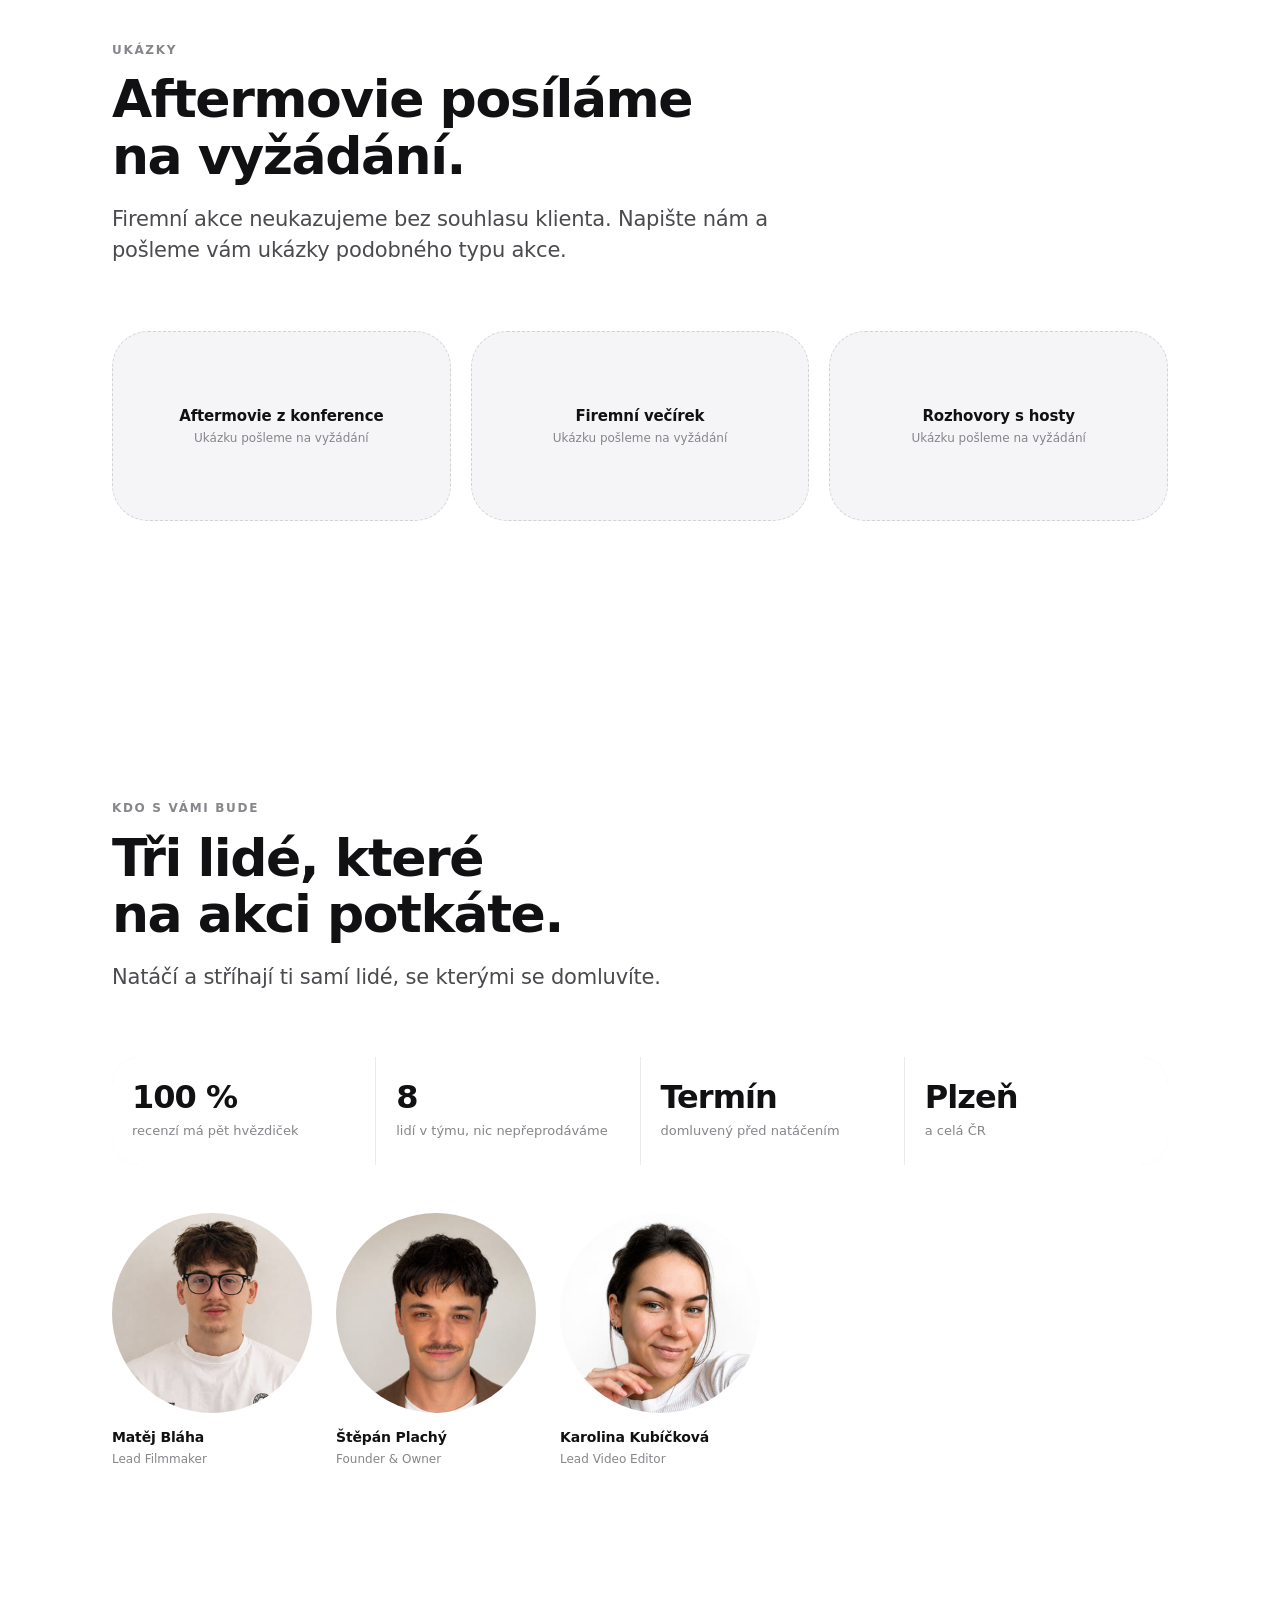
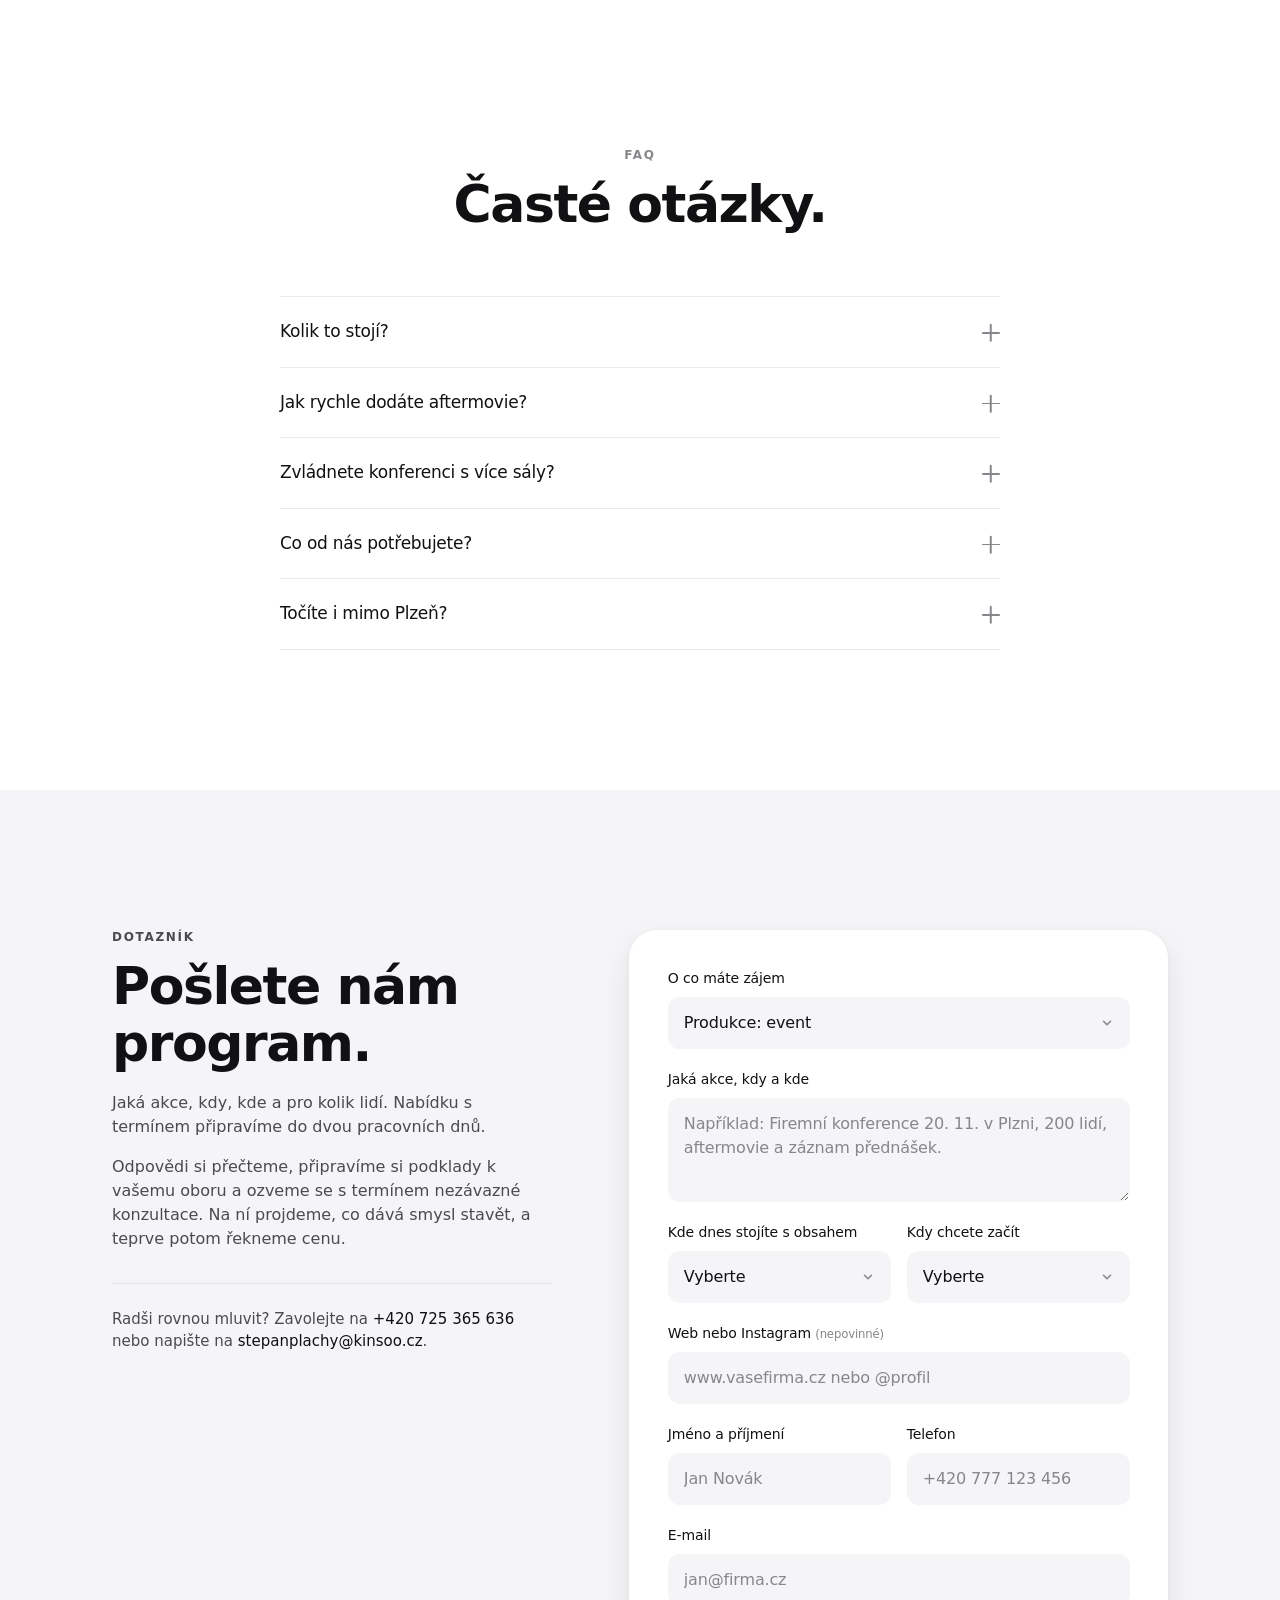
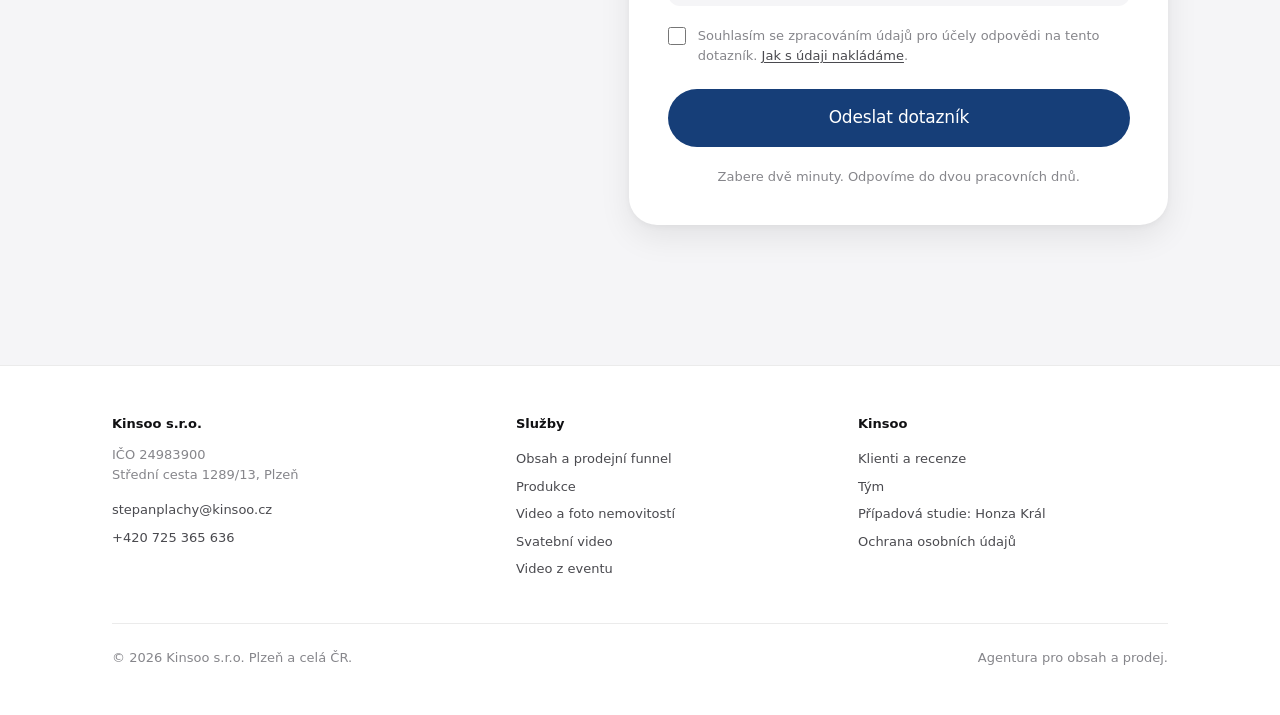
<file: produkce/eventy.html>
<!DOCTYPE html>
<html lang="cs">
<head>
<meta charset="UTF-8" />
<meta name="viewport" content="width=device-width, initial-scale=1, viewport-fit=cover" />
<title>Video z eventu: aftermovie, záznam, rozhovory | Kinsoo Plzeň</title>
<meta name="description" content="Aftermovie, záznam přednášek a rozhovory s hosty z konference, firemní akce nebo otevření. Dodané rychle, dokud o akci ještě někdo mluví. Plzeň a celá ČR." />
<meta name="author" content="Kinsoo s.r.o." />
<meta name="robots" content="index, follow, max-image-preview:large" />
<meta name="geo.region" content="CZ-32" />
<meta name="geo.placename" content="Plzeň" />
<meta name="theme-color" content="#ffffff" />
<link rel="canonical" href="https://www.kinsoo.cz/produkce/eventy" />
<meta property="og:type" content="website" />
<meta property="og:url" content="https://www.kinsoo.cz/produkce/eventy" />
<meta property="og:title" content="Video z eventu: aftermovie, záznam, rozhovory | Kinsoo Plzeň" />
<meta property="og:description" content="Aftermovie, záznam přednášek a rozhovory s hosty z konference, firemní akce nebo otevření. Dodané rychle, dokud o akci ještě někdo mluví. Plzeň a celá ČR." />
<meta property="og:image" content="https://www.kinsoo.cz/assets/og-cover.png" />
<meta property="og:locale" content="cs_CZ" />
<meta property="og:site_name" content="Kinsoo" />
<meta name="twitter:card" content="summary_large_image" />
<link rel="icon" href="/favicon.ico" sizes="any" />
<link rel="icon" type="image/png" href="/assets/favicon-32.png" sizes="32x32" />
<link rel="apple-touch-icon" href="/assets/apple-touch-icon.png" />
<link rel="stylesheet" href="/kinsoo.css" />
</head>
<body>
<header class="nav nav-minimal" id="nav">
  <div class="nav-inner">
    <a class="brand" href="/">
      <img src="/assets/kinsoo-icon-black.png" alt="" width="26" height="16" />
      Kinsoo
    </a>
    <a class="btn nav-cta" href="#dotaznik">Poptat natáčení</a>
  </div>
</header>

<div class="sticky-cta" id="stickyCta" aria-hidden="true">
  <a class="btn" href="#dotaznik">Poptat natáčení</a>
</div>
<main id="top">
<section class="hero hero-lp">
  <div class="container hero-inner">
    <p class="eyebrow reveal">Produkce · Eventy</p>
    <h1 class="display reveal" data-delay="1">Aftermovie, které z jedné akce udělá pozvánku na další.</h1>
    <p class="lead reveal" data-delay="2">Konference, firemní večírek, otevření, oslava. Natočíme akci tak, aby ji viděli i lidé, kteří nepřišli, a příště přišli. Plzeň a celá ČR.</p>
    <div class="btn-row reveal" data-delay="3" id="heroCta">
      <a class="btn btn-lg" href="#dotaznik">Poptat natáčení eventu</a>
      <a class="btn btn-lg btn-ghost" href="#obsah">Co je v ceně</a>
    </div>
    <p class="hero-note reveal" data-delay="4">Štáb, který nepřekáží. Výstupy pro sítě, web i interní použití.</p>
  </div>
  <div class="container"><div class="reel reel-placeholder lp-media reveal" data-delay="4"><span class="reel-ph-text">Video z eventu<br /><small>Fotku doplníme</small></span></div></div>
</section>
<section id="obsah" class="section-alt">
  <div class="container">
    <div class="section-head">
      <p class="eyebrow reveal">Co je v ceně</p>
      <h2 class="h1 reveal" data-delay="1">Jedna akce, všechny výstupy.</h2>
      
    </div>
    <div class="grid-3"><article class="card reveal" data-delay="1"><div class="card-icon"><svg viewBox="0 0 24 24" fill="none" stroke="currentColor" stroke-width="1.7" stroke-linecap="round" stroke-linejoin="round" aria-hidden="true"><rect x="3" y="7" width="13" height="11" rx="2"/><path d="M16 11l5-3v9l-5-3z"/></svg></div><h3 class="h3">Aftermovie</h3><p>60 až 120 sekund, které shrnou atmosféru akce. Formát pro Instagram, LinkedIn, web i úvod příštího ročníku.</p></article><article class="card reveal" data-delay="2"><div class="card-icon"><svg viewBox="0 0 24 24" fill="none" stroke="currentColor" stroke-width="1.7" stroke-linecap="round" stroke-linejoin="round" aria-hidden="true"><path d="M7 3h10a2 2 0 012 2v14a2 2 0 01-2 2H7a2 2 0 01-2-2V5a2 2 0 012-2z"/><path d="M9 8h6M9 12h6M9 16h4"/></svg></div><h3 class="h3">Záznam přednášek a vystoupení</h3><p>Celé přednášky s čistým zvukem z mixu, připravené pro web, interní archiv nebo prodej záznamu.</p></article><article class="card reveal" data-delay="3"><div class="card-icon"><svg viewBox="0 0 24 24" fill="none" stroke="currentColor" stroke-width="1.7" stroke-linecap="round" stroke-linejoin="round" aria-hidden="true"><path d="M21 12a8 8 0 01-11.6 7.1L4 20l1-4.6A8 8 0 1121 12z"/><path d="M8 12h8M8 9h5"/></svg></div><h3 class="h3">Rozhovory s hosty a řečníky</h3><p>Krátké odpovědi přímo na místě. Nejlepší obsah na sítě na měsíce dopředu.</p></article><article class="card reveal" data-delay="1"><div class="card-icon"><svg viewBox="0 0 24 24" fill="none" stroke="currentColor" stroke-width="1.7" stroke-linecap="round" stroke-linejoin="round" aria-hidden="true"><path d="M21 3L3 10l8 3 3 8 7-18z"/><path d="M11 13l10-10"/></svg></div><h3 class="h3">Krátká videa na sítě</h3><p>Tři až pět vertikálních videí z akce, dodaných do týdne, dokud o ní ještě někdo mluví.</p></article><article class="card reveal" data-delay="2"><div class="card-icon"><svg viewBox="0 0 24 24" fill="none" stroke="currentColor" stroke-width="1.7" stroke-linecap="round" stroke-linejoin="round" aria-hidden="true"><circle cx="9" cy="8" r="3.5"/><path d="M2.5 20a6.5 6.5 0 0113 0"/><path d="M16 4.5a3.5 3.5 0 010 7M21.5 20a6.5 6.5 0 00-5-6.3"/></svg></div><h3 class="h3">Fotografie z akce</h3><p>Od stejného týmu, ve stejný den. Pro tiskovou zprávu, sítě i poděkování hostům.</p></article><article class="card reveal" data-delay="3"><div class="card-icon"><svg viewBox="0 0 24 24" fill="none" stroke="currentColor" stroke-width="1.7" stroke-linecap="round" stroke-linejoin="round" aria-hidden="true"><rect x="3" y="5" width="18" height="16" rx="2"/><path d="M3 10h18M8 3v4M16 3v4"/></svg></div><h3 class="h3">Termín dodání</h3><p>Domluvený před akcí. Aftermovie obvykle do dvou týdnů, krátká videa do týdne.</p></article></div>
  </div>
</section>
<section id="prubeh" class="section-alt">
  <div class="container">
    <div class="section-head">
      <p class="eyebrow reveal">Jak to probíhá</p>
      <h2 class="h1 reveal" data-delay="1">Od programu akce k hotovému videu.</h2>
      
    </div>
    <div class="steps reveal" data-delay="3"><article class="step"><span class="step-n">01</span><h3 class="h3">Zadání</h3><p>Program, místo, počet lidí a co má video udělat. Obratem nabídka s termínem.</p></article><article class="step"><span class="step-n">02</span><h3 class="h3">Příprava</h3><p>Obhlídka nebo plán sálu, domluva se zvukařem, rozpis, kdo a kdy bude před kamerou.</p></article><article class="step"><span class="step-n">03</span><h3 class="h3">Akce</h3><p>Jsme na místě před prvním hostem a odcházíme po posledním. Nepřekážíme, nic neřídíme.</p></article><article class="step"><span class="step-n">04</span><h3 class="h3">Dodání</h3><p>Krátká videa do týdne, aftermovie a záznamy v domluveném termínu, odkazem ke stažení.</p></article></div>
  </div>
</section>
<section id="ukazky">
  <div class="container">
    <div class="section-head">
      <p class="eyebrow reveal">Ukázky</p>
      <h2 class="h1 reveal" data-delay="1">Aftermovie posíláme na vyžádání.</h2>
      <p class="lead reveal" data-delay="2">Firemní akce neukazujeme bez souhlasu klienta. Napište nám a pošleme vám ukázky podobného typu akce.</p>
    </div>
    <div class="reels">
      <div class="reel reel-placeholder reveal" data-delay="1"><span class="reel-ph-text">Aftermovie z konference<br /><small>Ukázku pošleme na vyžádání</small></span></div>
      <div class="reel reel-placeholder reveal" data-delay="2"><span class="reel-ph-text">Firemní večírek<br /><small>Ukázku pošleme na vyžádání</small></span></div>
      <div class="reel reel-placeholder reveal" data-delay="3"><span class="reel-ph-text">Rozhovory s hosty<br /><small>Ukázku pošleme na vyžádání</small></span></div>
    </div>
  </div>
</section>
<section id="tym">
  <div class="container">
    <div class="section-head">
      <p class="eyebrow reveal">Kdo s vámi bude</p>
      <h2 class="h1 reveal" data-delay="1">Tři lidé, které na akci potkáte.</h2>
      <p class="lead reveal" data-delay="2">Natáčí a stříhají ti samí lidé, se kterými se domluvíte.</p>
    </div>
    <div class="stats reveal" data-delay="2">
      <div class="stat"><b>100&nbsp;%</b><span>recenzí má pět hvězdiček</span></div>
      <div class="stat"><b>8</b><span>lidí v týmu, nic nepřeprodáváme</span></div>
      <div class="stat"><b>Termín</b><span>domluvený před natáčením</span></div>
      <div class="stat"><b>Plzeň</b><span>a celá ČR</span></div>
    </div>
    <div class="team-strip crew"><div class="member reveal" data-delay="1"><img src="/assets/team/matej.jpg" alt="Matěj Bláha" loading="lazy" /><b>Matěj Bláha</b><span>Lead Filmmaker</span></div><div class="member reveal" data-delay="2"><img src="/assets/team/stepan.jpg" alt="Štěpán Plachý" loading="lazy" /><b>Štěpán Plachý</b><span>Founder &amp; Owner</span></div><div class="member reveal" data-delay="3"><img src="/assets/team/karolina.jpg" alt="Karolina Kubíčková" loading="lazy" /><b>Karolina Kubíčková</b><span>Lead Video Editor</span></div></div>
  </div>
</section>
<section id="faq">
  <div class="container">
    <div class="section-head center">
      <p class="eyebrow reveal">FAQ</p>
      <h2 class="h1 reveal" data-delay="1">Časté otázky.</h2>
      
    </div>
    <div class="faq-list reveal" data-delay="2"><div class="faq-item">
          <button class="faq-q" aria-expanded="false">Kolik to stojí?<span class="faq-icon" aria-hidden="true"></span></button>
          <div class="faq-a"><div class="faq-a-inner">Podle délky akce, počtu kameramanů a výstupů. Pošlete program a nabídku s termínem dostanete do dvou pracovních dnů.</div></div>
        </div><div class="faq-item">
          <button class="faq-q" aria-expanded="false">Jak rychle dodáte aftermovie?<span class="faq-icon" aria-hidden="true"></span></button>
          <div class="faq-a"><div class="faq-a-inner">Krátká videa na sítě do týdne, aftermovie obvykle do dvou týdnů. Když potřebujete video ještě ten večer, řekněte to v zadání, jde to domluvit.</div></div>
        </div><div class="faq-item">
          <button class="faq-q" aria-expanded="false">Zvládnete konferenci s více sály?<span class="faq-icon" aria-hidden="true"></span></button>
          <div class="faq-a"><div class="faq-a-inner">Ano. Podle programu nasadíme víc kameramanů a záznam ze sálů spojíme se zvukem z mixu.</div></div>
        </div><div class="faq-item">
          <button class="faq-q" aria-expanded="false">Co od nás potřebujete?<span class="faq-icon" aria-hidden="true"></span></button>
          <div class="faq-a"><div class="faq-a-inner">Program akce, kontakt na zvukaře nebo organizátora na místě a seznam lidí, které chcete mít na kameře. O zbytek se postaráme.</div></div>
        </div><div class="faq-item">
          <button class="faq-q" aria-expanded="false">Točíte i mimo Plzeň?<span class="faq-icon" aria-hidden="true"></span></button>
          <div class="faq-a"><div class="faq-a-inner">Ano, po celé ČR. Cestu započítáme do nabídky.</div></div>
        </div></div>
  </div>
</section>
<!-- ============ DOTAZNÍK ============ -->
<section id="dotaznik" class="section-alt">
  <div class="container form-wrap">
    <div class="form-side">
      <p class="eyebrow reveal">Dotazník</p>
      <h2 class="h1 reveal" data-delay="1">Pošlete nám program.</h2>
      <p class="reveal" data-delay="2">Jaká akce, kdy, kde a pro kolik lidí. Nabídku s termínem připravíme do dvou pracovních dnů.</p>
      <p class="reveal" data-delay="2">Odpovědi si přečteme, připravíme si podklady k vašemu oboru a ozveme se s termínem nezávazné konzultace. Na ní projdeme, co dává smysl stavět, a teprve potom řekneme cenu.</p>
      <div class="form-contact reveal" data-delay="3">
        Radši rovnou mluvit? Zavolejte na <a href="tel:+420725365636">+420 725 365 636</a><br />
        nebo napište na <a href="mailto:stepanplachy@kinsoo.cz">stepanplachy@kinsoo.cz</a>.
      </div>
    </div>
    <form class="form reveal" data-delay="2" id="dotaznikForm" action="https://formsubmit.co/stepanplachy@kinsoo.cz" method="POST" novalidate="">
      <input type="hidden" name="_subject" value="Nový dotazník z kinsoo.cz" />
      <input type="hidden" name="_captcha" value="false" />
      <input type="hidden" name="_template" value="table" />
      <input type="hidden" name="_next" value="https://www.kinsoo.cz/dekujeme" />
      <input type="text" name="_honey" style="display:none" tabindex="-1" autocomplete="off" />

      <div class="field">
        <label for="f-sluzba">O co máte zájem</label>
        <select id="f-sluzba" name="sluzba" required><option value="" disabled>Vyberte</option><option value="Obsah a prodejní funnel">Obsah a prodejní funnel (dlouhodobá spolupráce)</option><option value="Produkce: reality">Produkce: reality (foto a video)</option><option value="Produkce: svatba">Produkce: svatba</option><option value="Produkce: event" selected>Produkce: event</option><option value="Nevím">Nevím, poraďte mi</option></select>
      </div>
      <div class="field">
        <label for="f-byznys">Jaká akce, kdy a kde</label>
        <textarea id="f-byznys" name="byznys" required placeholder="Například: Firemní konference 20. 11. v Plzni, 200 lidí, aftermovie a záznam přednášek."></textarea>
      </div>
      <div class="field-row">
        <div class="field">
          <label for="f-stav">Kde dnes stojíte s obsahem</label>
          <select id="f-stav" name="stav_obsahu" required>
            <option value="" disabled selected>Vyberte</option>
            <option>Nepublikuji nic</option>
            <option>Publikuji nepravidelně</option>
            <option>Publikuji pravidelně, ale nevede to k poptávkám</option>
            <option>Obsah mám, chci k němu prodejní vrstvu</option>
            <option>Potřebuji jednorázové natáčení nebo focení</option>
          </select>
        </div>
        <div class="field">
          <label for="f-start">Kdy chcete začít</label>
          <select id="f-start" name="start" required>
            <option value="" disabled selected>Vyberte</option>
            <option>Co nejdřív</option>
            <option>Do měsíce</option>
            <option>Do tří měsíců</option>
            <option>Zatím se jen rozhlížím</option>
          </select>
        </div>
      </div>
      <div class="field">
        <label for="f-odkaz">Web nebo Instagram <small>(nepovinné)</small></label>
        <input type="text" id="f-odkaz" name="odkaz" placeholder="www.vasefirma.cz nebo @profil" autocomplete="url" />
      </div>
      <div class="field-row">
        <div class="field">
          <label for="f-jmeno">Jméno a příjmení</label>
          <input type="text" id="f-jmeno" name="jmeno" required placeholder="Jan Novák" autocomplete="name" />
        </div>
        <div class="field">
          <label for="f-telefon">Telefon</label>
          <input type="tel" id="f-telefon" name="telefon" required placeholder="+420 777 123 456" autocomplete="tel" />
        </div>
      </div>
      <div class="field">
        <label for="f-email">E-mail</label>
        <input type="email" id="f-email" name="email" required placeholder="jan@firma.cz" autocomplete="email" />
      </div>
      <label class="check">
        <input type="checkbox" name="gdpr" value="souhlas" required />
        <span>Souhlasím se zpracováním údajů pro účely odpovědi na tento dotazník. <a href="/ochrana-osobnich-udaju">Jak s údaji nakládáme</a>.</span>
      </label>
      <button class="btn btn-lg" type="submit">Odeslat dotazník</button>
      <p class="form-note">Zabere dvě minuty. Odpovíme do dvou pracovních dnů.</p>
    </form>
  </div>
</section>
</main>
<footer class="footer">
  <div class="container">
    <div class="footer-inner">
      <div class="footer-col">
        <b>Kinsoo s.r.o.</b>
        <span>IČO 24983900<br />Střední cesta 1289/13, Plzeň</span>
        <a href="mailto:stepanplachy@kinsoo.cz" style="margin-top:.75rem">stepanplachy@kinsoo.cz</a>
        <a href="tel:+420725365636">+420 725 365 636</a>
      </div>
      <div class="footer-col">
        <b>Služby</b>
        <a href="/obsah-a-prodej">Obsah a prodejní funnel</a>
        <a href="/produkce">Produkce</a>
        <a href="/produkce/reality">Video a foto nemovitostí</a>
        <a href="/produkce/svatby">Svatební video</a>
        <a href="/produkce/eventy">Video z eventu</a>
      </div>
      <div class="footer-col">
        <b>Kinsoo</b>
        <a href="/#klienti">Klienti a recenze</a>
        <a href="/#tym">Tým</a>
        <a href="/case-study-honza-kral">Případová studie: Honza Král</a>
        <a href="/ochrana-osobnich-udaju">Ochrana osobních údajů</a>
      </div>
    </div>
    <div class="footer-bottom">
      <span>&copy; 2026 Kinsoo s.r.o. Plzeň a celá ČR.</span>
      <span>Agentura pro obsah a prodej.</span>
    </div>
  </div>
</footer>

<script src="/kinsoo.js" defer></script>
</body>
</html>
</file>
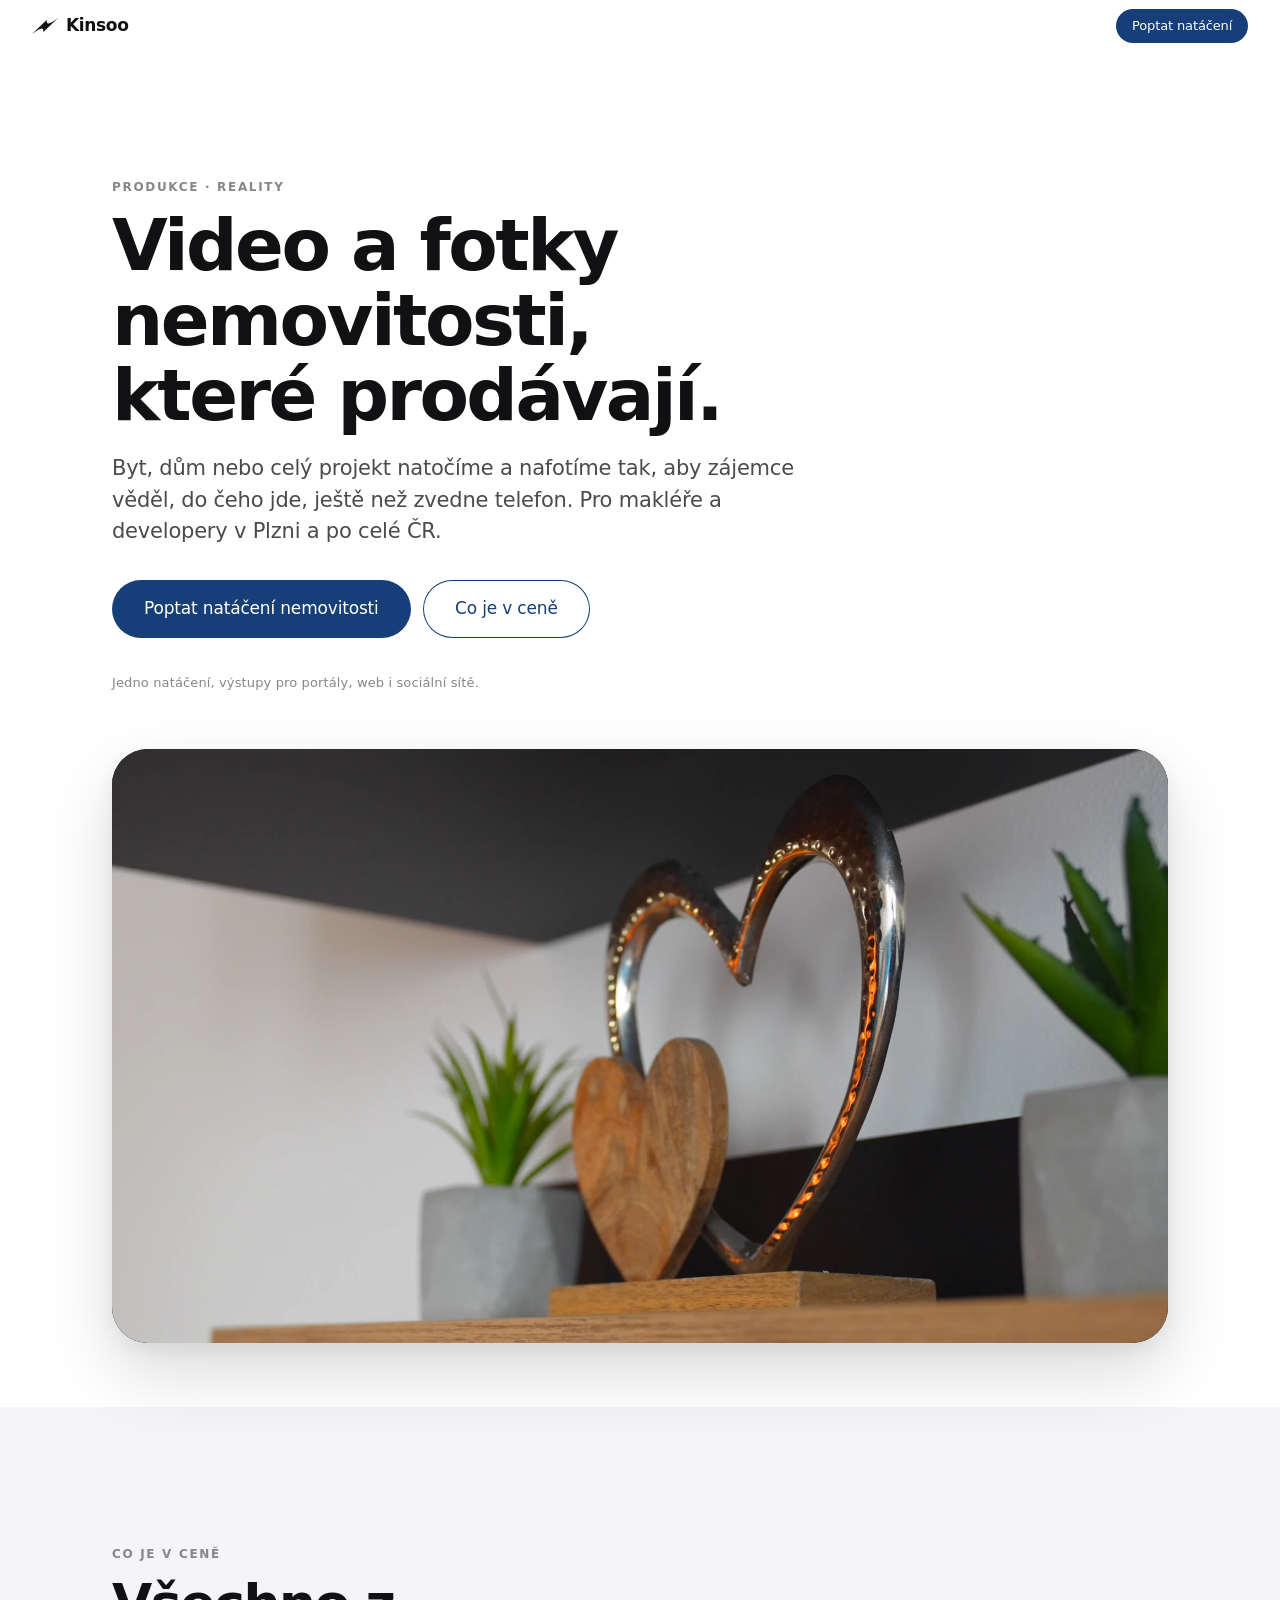
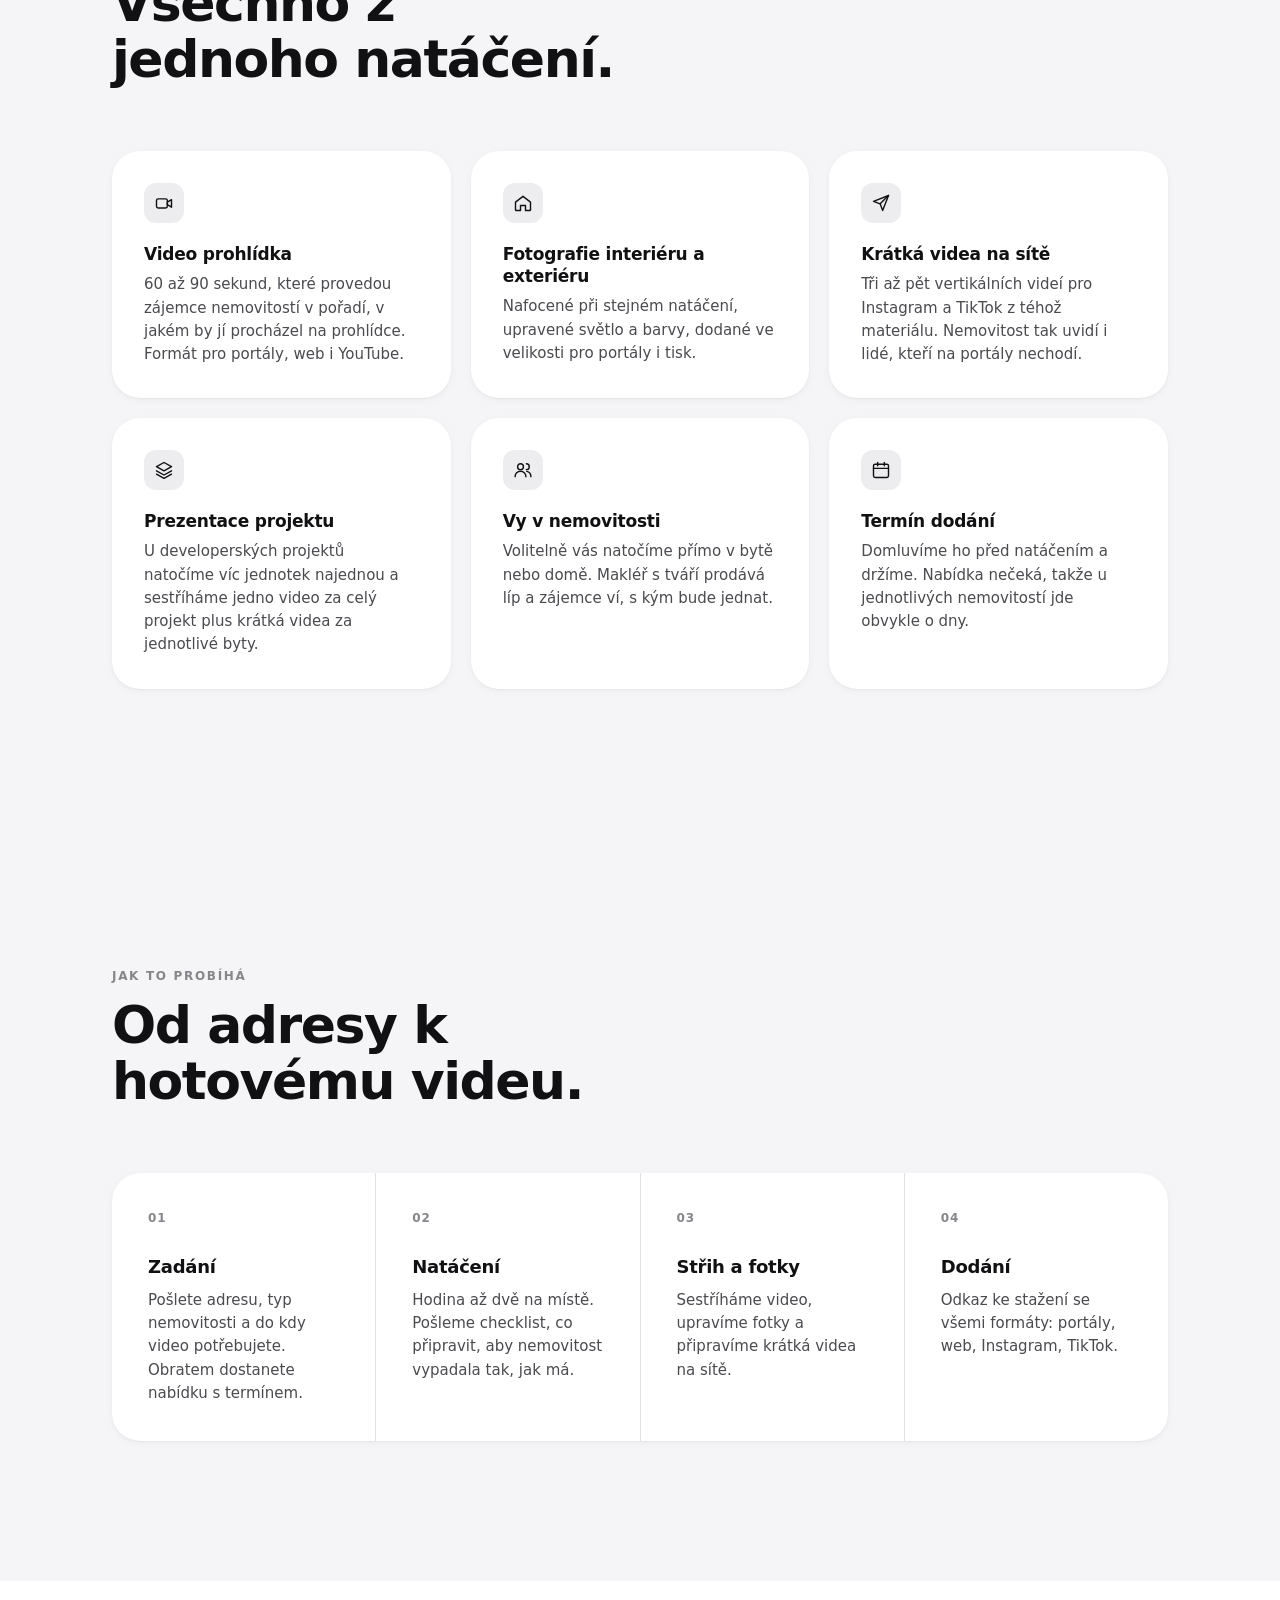
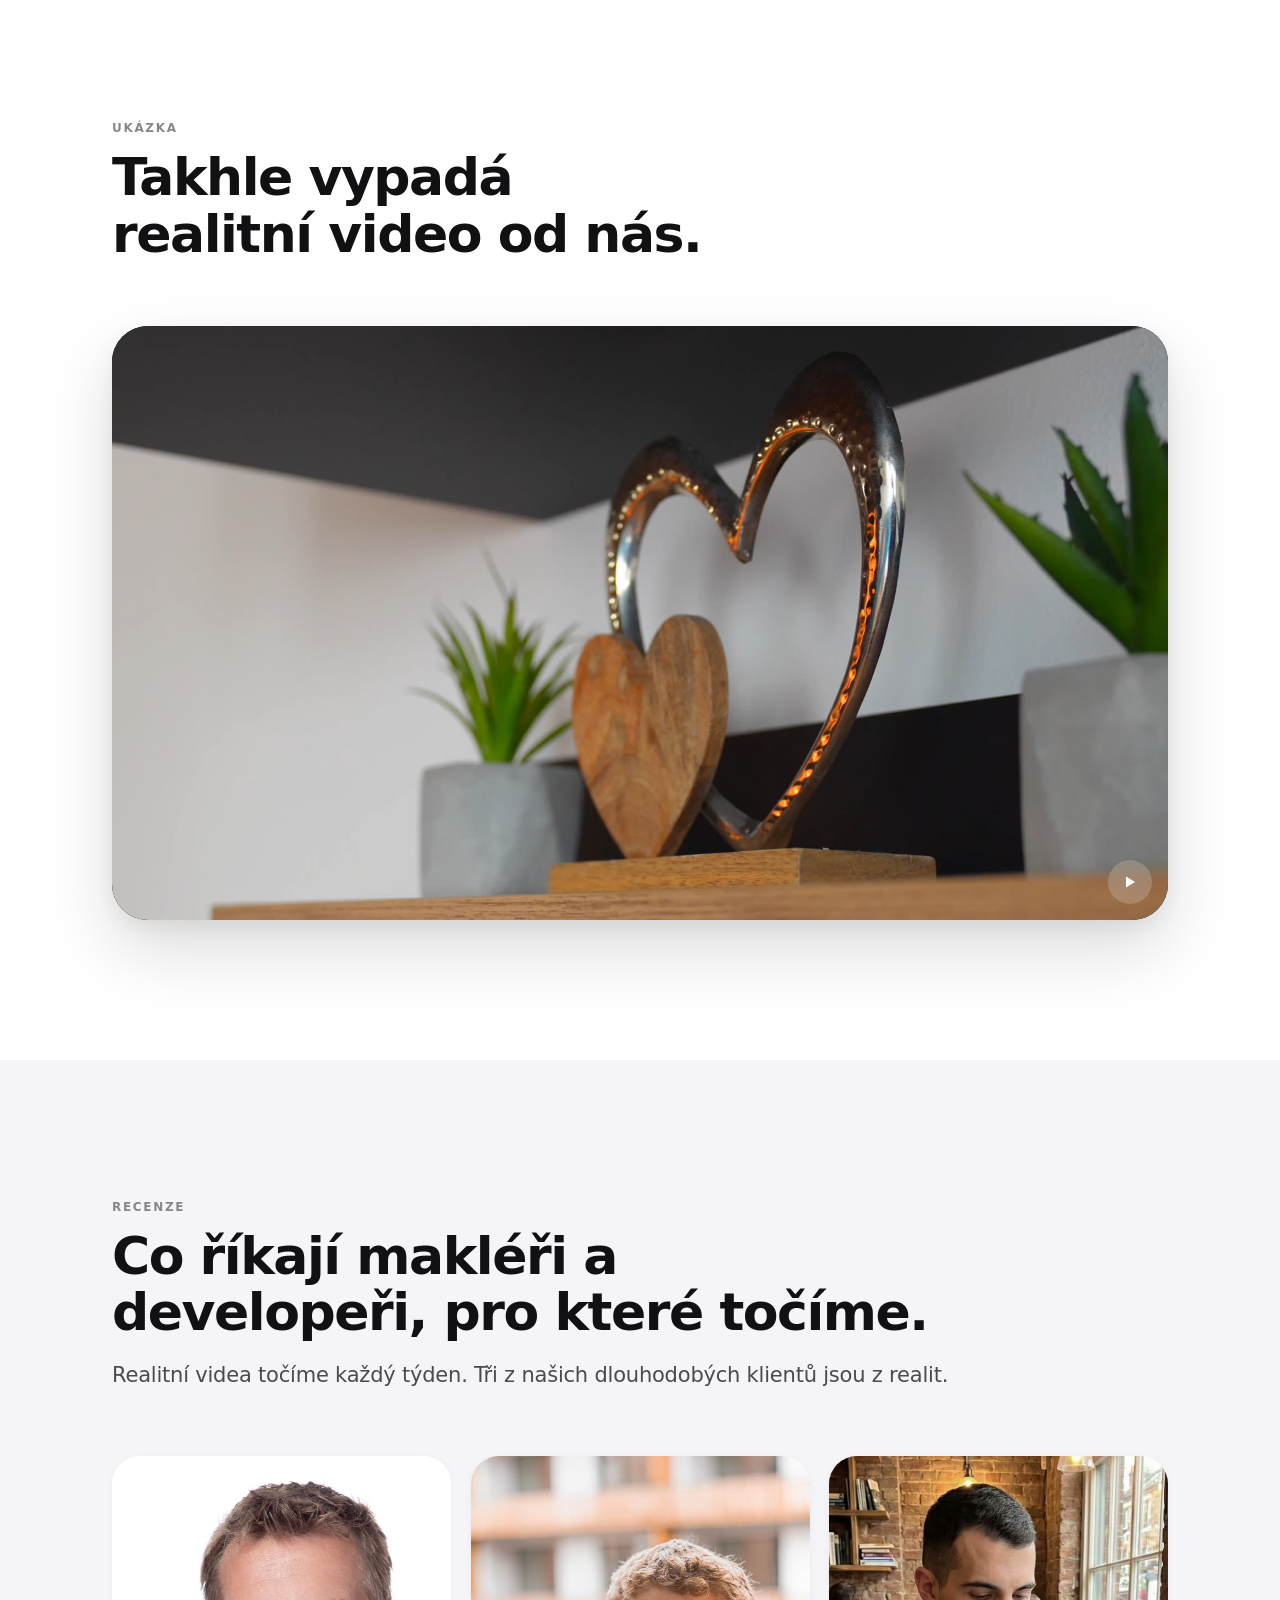
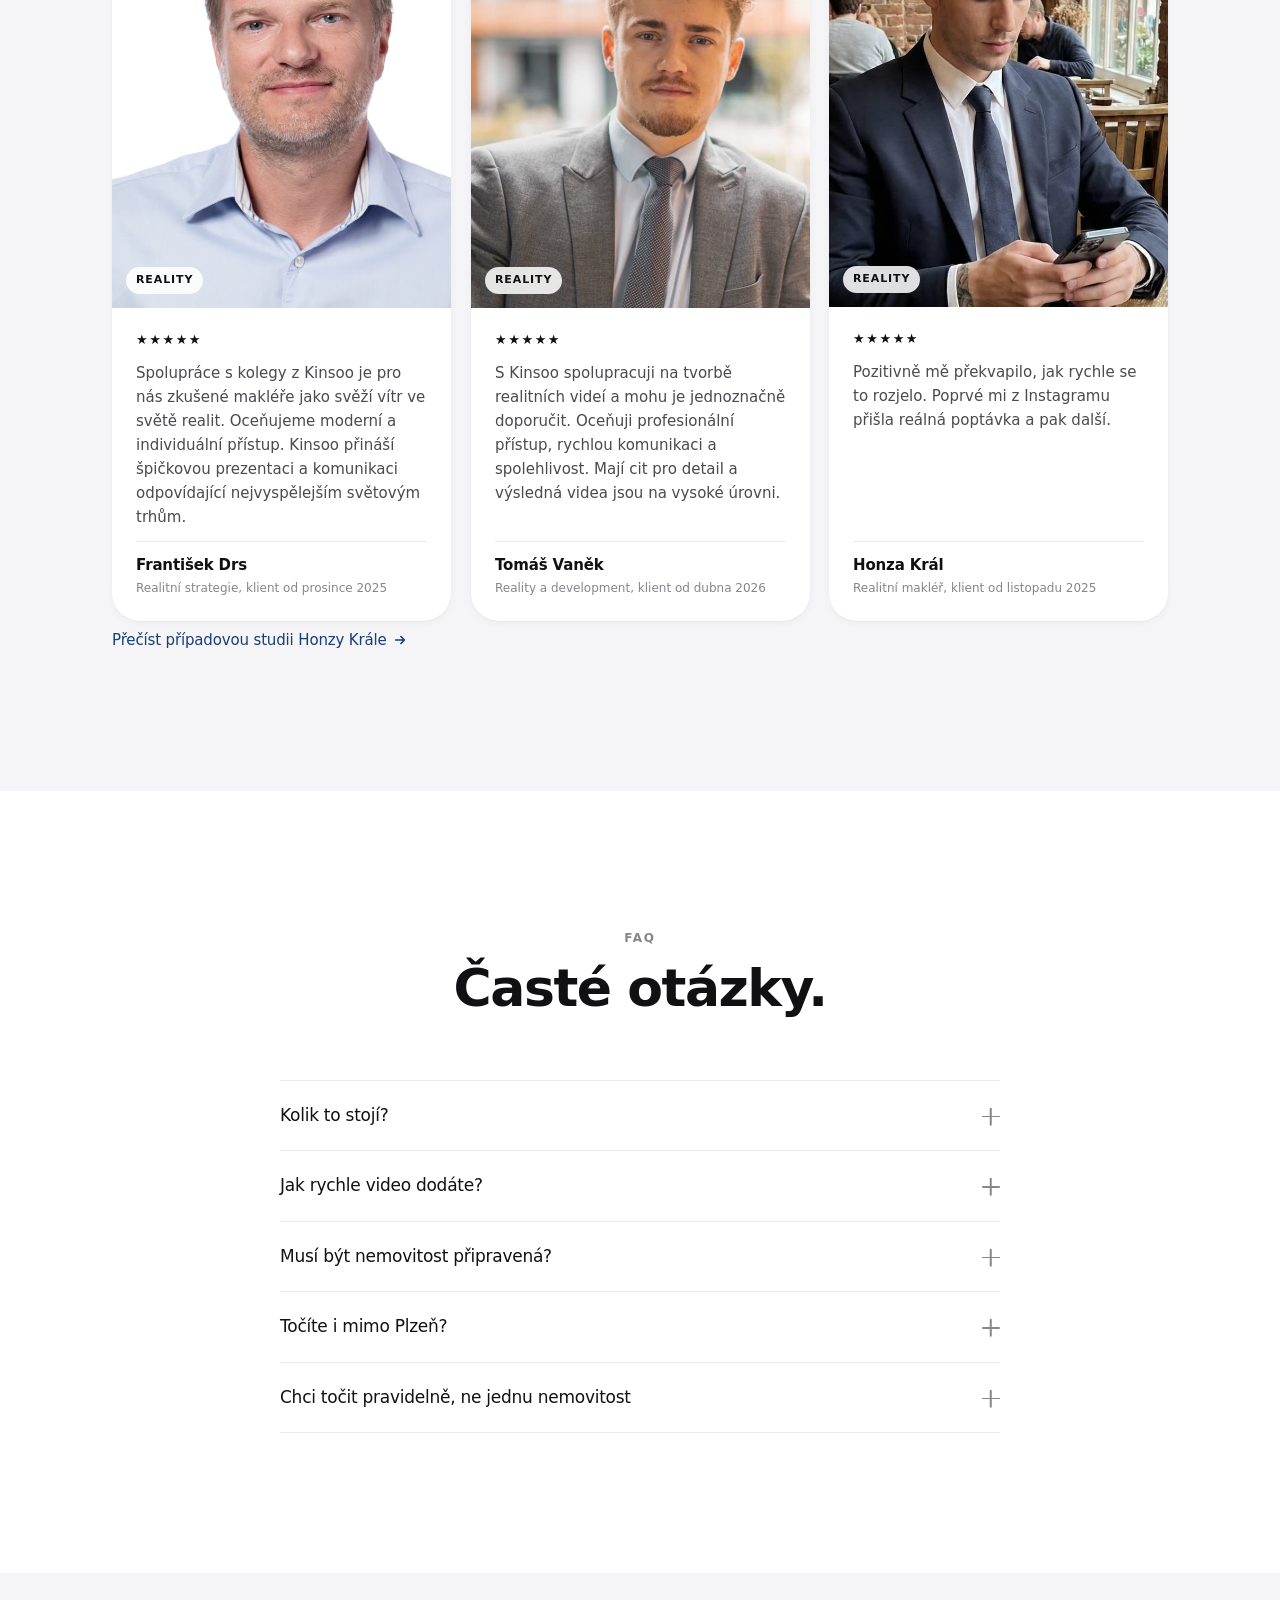
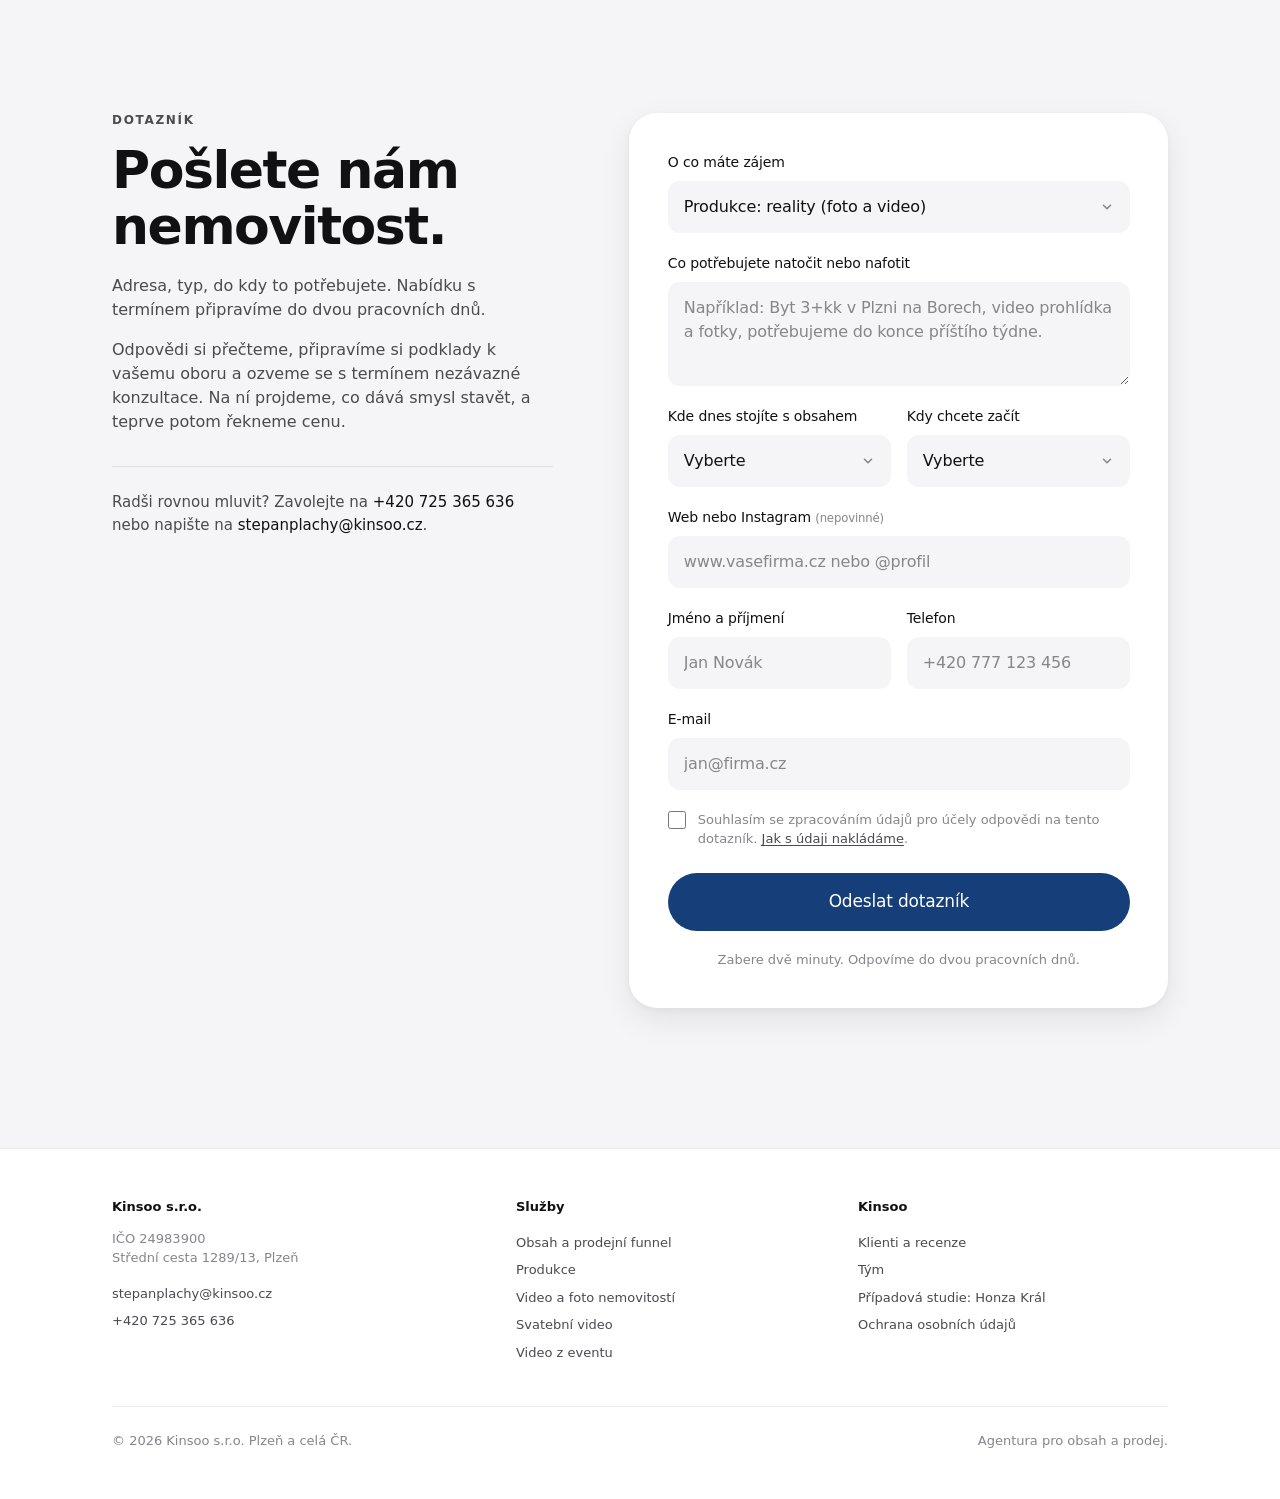
<file: produkce/reality.html>
<!DOCTYPE html>
<html lang="cs">
<head>
<meta charset="UTF-8" />
<meta name="viewport" content="width=device-width, initial-scale=1, viewport-fit=cover" />
<title>Realitní video a foto nemovitostí | Kinsoo Plzeň</title>
<meta name="description" content="Video prohlídka, fotografie a krátká videa na sítě z jednoho natáčení. Pro makléře a developery v Plzni a po celé ČR. Termín domluvený předem." />
<meta name="author" content="Kinsoo s.r.o." />
<meta name="robots" content="index, follow, max-image-preview:large" />
<meta name="geo.region" content="CZ-32" />
<meta name="geo.placename" content="Plzeň" />
<meta name="theme-color" content="#ffffff" />
<link rel="canonical" href="https://www.kinsoo.cz/produkce/reality" />
<meta property="og:type" content="website" />
<meta property="og:url" content="https://www.kinsoo.cz/produkce/reality" />
<meta property="og:title" content="Realitní video a foto nemovitostí | Kinsoo Plzeň" />
<meta property="og:description" content="Video prohlídka, fotografie a krátká videa na sítě z jednoho natáčení. Pro makléře a developery v Plzni a po celé ČR. Termín domluvený předem." />
<meta property="og:image" content="https://www.kinsoo.cz/assets/og-cover.png" />
<meta property="og:locale" content="cs_CZ" />
<meta property="og:site_name" content="Kinsoo" />
<meta name="twitter:card" content="summary_large_image" />
<link rel="icon" href="/favicon.ico" sizes="any" />
<link rel="icon" type="image/png" href="/assets/favicon-32.png" sizes="32x32" />
<link rel="apple-touch-icon" href="/assets/apple-touch-icon.png" />
<link rel="stylesheet" href="/kinsoo.css" />
</head>
<body>
<header class="nav nav-minimal" id="nav">
  <div class="nav-inner">
    <a class="brand" href="/">
      <img src="/assets/kinsoo-icon-black.png" alt="" width="26" height="16" />
      Kinsoo
    </a>
    <a class="btn nav-cta" href="#dotaznik">Poptat natáčení</a>
  </div>
</header>

<div class="sticky-cta" id="stickyCta" aria-hidden="true">
  <a class="btn" href="#dotaznik">Poptat natáčení</a>
</div>
<main id="top">
<section class="hero hero-lp">
  <div class="container hero-inner">
    <p class="eyebrow reveal">Produkce · Reality</p>
    <h1 class="display reveal" data-delay="1">Video a fotky nemovitosti, které prodávají.</h1>
    <p class="lead reveal" data-delay="2">Byt, dům nebo celý projekt natočíme a nafotíme tak, aby zájemce věděl, do čeho jde, ještě než zvedne telefon. Pro makléře a developery v Plzni a po celé ČR.</p>
    <div class="btn-row reveal" data-delay="3" id="heroCta">
      <a class="btn btn-lg" href="#dotaznik">Poptat natáčení nemovitosti</a>
      <a class="btn btn-lg btn-ghost" href="#obsah">Co je v ceně</a>
    </div>
    <p class="hero-note reveal" data-delay="4">Jedno natáčení, výstupy pro portály, web i sociální sítě.</p>
  </div>
  <div class="container"><div class="reel lp-media reveal" data-delay="4"><img src="/assets/hero-poster.jpg" alt="Realitní video, záběr z natáčení" /></div></div>
</section>
<section id="obsah" class="section-alt">
  <div class="container">
    <div class="section-head">
      <p class="eyebrow reveal">Co je v ceně</p>
      <h2 class="h1 reveal" data-delay="1">Všechno z jednoho natáčení.</h2>
      
    </div>
    <div class="grid-3"><article class="card reveal" data-delay="1"><div class="card-icon"><svg viewBox="0 0 24 24" fill="none" stroke="currentColor" stroke-width="1.7" stroke-linecap="round" stroke-linejoin="round" aria-hidden="true"><rect x="3" y="7" width="13" height="11" rx="2"/><path d="M16 11l5-3v9l-5-3z"/></svg></div><h3 class="h3">Video prohlídka</h3><p>60 až 90 sekund, které provedou zájemce nemovitostí v pořadí, v jakém by jí procházel na prohlídce. Formát pro portály, web i YouTube.</p></article><article class="card reveal" data-delay="2"><div class="card-icon"><svg viewBox="0 0 24 24" fill="none" stroke="currentColor" stroke-width="1.7" stroke-linecap="round" stroke-linejoin="round" aria-hidden="true"><path d="M3 11l9-7 9 7v9a1 1 0 01-1 1h-5v-6h-6v6H4a1 1 0 01-1-1v-9z"/></svg></div><h3 class="h3">Fotografie interiéru a exteriéru</h3><p>Nafocené při stejném natáčení, upravené světlo a barvy, dodané ve velikosti pro portály i tisk.</p></article><article class="card reveal" data-delay="3"><div class="card-icon"><svg viewBox="0 0 24 24" fill="none" stroke="currentColor" stroke-width="1.7" stroke-linecap="round" stroke-linejoin="round" aria-hidden="true"><path d="M21 3L3 10l8 3 3 8 7-18z"/><path d="M11 13l10-10"/></svg></div><h3 class="h3">Krátká videa na sítě</h3><p>Tři až pět vertikálních videí pro Instagram a TikTok z téhož materiálu. Nemovitost tak uvidí i lidé, kteří na portály nechodí.</p></article><article class="card reveal" data-delay="1"><div class="card-icon"><svg viewBox="0 0 24 24" fill="none" stroke="currentColor" stroke-width="1.7" stroke-linecap="round" stroke-linejoin="round" aria-hidden="true"><path d="M12 3l9 5-9 5-9-5 9-5z"/><path d="M3 13l9 5 9-5M3 17l9 5 9-5"/></svg></div><h3 class="h3">Prezentace projektu</h3><p>U developerských projektů natočíme víc jednotek najednou a sestříháme jedno video za celý projekt plus krátká videa za jednotlivé byty.</p></article><article class="card reveal" data-delay="2"><div class="card-icon"><svg viewBox="0 0 24 24" fill="none" stroke="currentColor" stroke-width="1.7" stroke-linecap="round" stroke-linejoin="round" aria-hidden="true"><circle cx="9" cy="8" r="3.5"/><path d="M2.5 20a6.5 6.5 0 0113 0"/><path d="M16 4.5a3.5 3.5 0 010 7M21.5 20a6.5 6.5 0 00-5-6.3"/></svg></div><h3 class="h3">Vy v nemovitosti</h3><p>Volitelně vás natočíme přímo v bytě nebo domě. Makléř s tváří prodává líp a zájemce ví, s kým bude jednat.</p></article><article class="card reveal" data-delay="3"><div class="card-icon"><svg viewBox="0 0 24 24" fill="none" stroke="currentColor" stroke-width="1.7" stroke-linecap="round" stroke-linejoin="round" aria-hidden="true"><rect x="3" y="5" width="18" height="16" rx="2"/><path d="M3 10h18M8 3v4M16 3v4"/></svg></div><h3 class="h3">Termín dodání</h3><p>Domluvíme ho před natáčením a držíme. Nabídka nečeká, takže u jednotlivých nemovitostí jde obvykle o dny.</p></article></div>
  </div>
</section>
<section id="prubeh" class="section-alt">
  <div class="container">
    <div class="section-head">
      <p class="eyebrow reveal">Jak to probíhá</p>
      <h2 class="h1 reveal" data-delay="1">Od adresy k hotovému videu.</h2>
      
    </div>
    <div class="steps reveal" data-delay="3"><article class="step"><span class="step-n">01</span><h3 class="h3">Zadání</h3><p>Pošlete adresu, typ nemovitosti a do kdy video potřebujete. Obratem dostanete nabídku s termínem.</p></article><article class="step"><span class="step-n">02</span><h3 class="h3">Natáčení</h3><p>Hodina až dvě na místě. Pošleme checklist, co připravit, aby nemovitost vypadala tak, jak má.</p></article><article class="step"><span class="step-n">03</span><h3 class="h3">Střih a fotky</h3><p>Sestříháme video, upravíme fotky a připravíme krátká videa na sítě.</p></article><article class="step"><span class="step-n">04</span><h3 class="h3">Dodání</h3><p>Odkaz ke stažení se všemi formáty: portály, web, Instagram, TikTok.</p></article></div>
  </div>
</section>
<section id="ukazky">
  <div class="container">
    <div class="section-head">
      <p class="eyebrow reveal">Ukázka</p>
      <h2 class="h1 reveal" data-delay="1">Takhle vypadá realitní video od nás.</h2>
      
    </div>
    <div class="reel reveal" data-delay="2" id="reel">
      <video src="/assets/hero-video.mp4" poster="/assets/hero-poster.jpg" autoplay muted loop playsinline preload="none"></video>
      <button class="reel-toggle" type="button" aria-label="Pozastavit video"></button>
    </div>
  </div>
</section>
<section id="recenze" class="section-alt">
  <div class="container">
    <div class="section-head wide">
      <p class="eyebrow reveal">Recenze</p>
      <h2 class="h1 reveal" data-delay="1">Co říkají makléři a developeři, pro které točíme.</h2>
      <p class="lead reveal" data-delay="2">Realitní videa točíme každý týden. Tři z našich dlouhodobých klientů jsou z realit.</p>
    </div>
    
    <div class="proof-grid"><article class="pcard reveal" data-delay="1">
        <div class="pcard-media"><img src="/assets/card-drs.jpg" alt="František Drs" loading="lazy" /><span class="pcard-tag">Reality</span></div>
        <div class="pcard-body">
          <span class="stars" aria-label="5 z 5">★★★★★</span>
          <blockquote>Spolupráce s kolegy z Kinsoo je pro nás zkušené makléře jako svěží vítr ve světě realit. Oceňujeme moderní a individuální přístup. Kinsoo přináší špičkovou prezentaci a komunikaci odpovídající nejvyspělejším světovým trhům.</blockquote>
          <footer><b>František Drs</b><span>Realitní strategie, klient od prosince 2025</span></footer>
        </div>
      </article><article class="pcard reveal" data-delay="2">
        <div class="pcard-media"><img src="/assets/card-tomas.jpg" alt="Tomáš Vaněk" loading="lazy" /><span class="pcard-tag">Reality</span></div>
        <div class="pcard-body">
          <span class="stars" aria-label="5 z 5">★★★★★</span>
          <blockquote>S Kinsoo spolupracuji na tvorbě realitních videí a mohu je jednoznačně doporučit. Oceňuji profesionální přístup, rychlou komunikaci a spolehlivost. Mají cit pro detail a výsledná videa jsou na vysoké úrovni.</blockquote>
          <footer><b>Tomáš Vaněk</b><span>Reality a development, klient od dubna 2026</span></footer>
        </div>
      </article><article class="pcard reveal" data-delay="3">
        <div class="pcard-media"><img src="/assets/card-honza.jpg" alt="Honza Král" loading="lazy" /><span class="pcard-tag">Reality</span></div>
        <div class="pcard-body">
          <span class="stars" aria-label="5 z 5">★★★★★</span>
          <blockquote>Pozitivně mě překvapilo, jak rychle se to rozjelo. Poprvé mi z Instagramu přišla reálná poptávka a pak další.</blockquote>
          <footer><b>Honza Král</b><span>Realitní makléř, klient od listopadu 2025</span></footer>
        </div>
      </article></div>
    
    <div class="btn-row reveal" data-delay="3" style="margin-top:.5rem"><a class="link" href="/case-study-honza-kral">Přečíst případovou studii Honzy Krále <svg viewBox="0 0 16 16" fill="none" aria-hidden="true"><path d="M3 8h10M9 4l4 4-4 4" stroke="currentColor" stroke-width="1.8" stroke-linecap="round" stroke-linejoin="round"/></svg></a></div>
  </div>
</section>
<section id="faq">
  <div class="container">
    <div class="section-head center">
      <p class="eyebrow reveal">FAQ</p>
      <h2 class="h1 reveal" data-delay="1">Časté otázky.</h2>
      
    </div>
    <div class="faq-list reveal" data-delay="2"><div class="faq-item">
          <button class="faq-q" aria-expanded="false">Kolik to stojí?<span class="faq-icon" aria-hidden="true"></span></button>
          <div class="faq-a"><div class="faq-a-inner">Podle počtu nemovitostí, výstupů a termínu. Makléřům, kteří točí pravidelně, nabízíme měsíční cenu místo ceny za kus. Pošlete dotazník a nabídku dostanete do dvou pracovních dnů.</div></div>
        </div><div class="faq-item">
          <button class="faq-q" aria-expanded="false">Jak rychle video dodáte?<span class="faq-icon" aria-hidden="true"></span></button>
          <div class="faq-a"><div class="faq-a-inner">U jednotlivé nemovitosti obvykle do několika dnů od natáčení, u projektů podle rozsahu. Termín si řekneme před natáčením a je součástí nabídky.</div></div>
        </div><div class="faq-item">
          <button class="faq-q" aria-expanded="false">Musí být nemovitost připravená?<span class="faq-icon" aria-hidden="true"></span></button>
          <div class="faq-a"><div class="faq-a-inner">Ano, a hodně to pomůže. Před natáčením pošleme krátký checklist: uklizené plochy, rozsvíceno, otevřené žaluzie, schované osobní věci.</div></div>
        </div><div class="faq-item">
          <button class="faq-q" aria-expanded="false">Točíte i mimo Plzeň?<span class="faq-icon" aria-hidden="true"></span></button>
          <div class="faq-a"><div class="faq-a-inner">Ano, po celé ČR. Cestu započítáme do nabídky, žádná překvapení.</div></div>
        </div><div class="faq-item">
          <button class="faq-q" aria-expanded="false">Chci točit pravidelně, ne jednu nemovitost<span class="faq-icon" aria-hidden="true"></span></button>
          <div class="faq-a"><div class="faq-a-inner">Pak se podívejte na dlouhodobou spolupráci, ve které stavíme obsah i poptávky pro vaši značku. Říkáme tomu Obsah a prodejní funnel a najdete to na hlavní stránce.</div></div>
        </div></div>
  </div>
</section>
<!-- ============ DOTAZNÍK ============ -->
<section id="dotaznik" class="section-alt">
  <div class="container form-wrap">
    <div class="form-side">
      <p class="eyebrow reveal">Dotazník</p>
      <h2 class="h1 reveal" data-delay="1">Pošlete nám nemovitost.</h2>
      <p class="reveal" data-delay="2">Adresa, typ, do kdy to potřebujete. Nabídku s termínem připravíme do dvou pracovních dnů.</p>
      <p class="reveal" data-delay="2">Odpovědi si přečteme, připravíme si podklady k vašemu oboru a ozveme se s termínem nezávazné konzultace. Na ní projdeme, co dává smysl stavět, a teprve potom řekneme cenu.</p>
      <div class="form-contact reveal" data-delay="3">
        Radši rovnou mluvit? Zavolejte na <a href="tel:+420725365636">+420 725 365 636</a><br />
        nebo napište na <a href="mailto:stepanplachy@kinsoo.cz">stepanplachy@kinsoo.cz</a>.
      </div>
    </div>
    <form class="form reveal" data-delay="2" id="dotaznikForm" action="https://formsubmit.co/stepanplachy@kinsoo.cz" method="POST" novalidate="">
      <input type="hidden" name="_subject" value="Nový dotazník z kinsoo.cz" />
      <input type="hidden" name="_captcha" value="false" />
      <input type="hidden" name="_template" value="table" />
      <input type="hidden" name="_next" value="https://www.kinsoo.cz/dekujeme" />
      <input type="text" name="_honey" style="display:none" tabindex="-1" autocomplete="off" />

      <div class="field">
        <label for="f-sluzba">O co máte zájem</label>
        <select id="f-sluzba" name="sluzba" required><option value="" disabled>Vyberte</option><option value="Obsah a prodejní funnel">Obsah a prodejní funnel (dlouhodobá spolupráce)</option><option value="Produkce: reality" selected>Produkce: reality (foto a video)</option><option value="Produkce: svatba">Produkce: svatba</option><option value="Produkce: event">Produkce: event</option><option value="Nevím">Nevím, poraďte mi</option></select>
      </div>
      <div class="field">
        <label for="f-byznys">Co potřebujete natočit nebo nafotit</label>
        <textarea id="f-byznys" name="byznys" required placeholder="Například: Byt 3+kk v Plzni na Borech, video prohlídka a fotky, potřebujeme do konce příštího týdne."></textarea>
      </div>
      <div class="field-row">
        <div class="field">
          <label for="f-stav">Kde dnes stojíte s obsahem</label>
          <select id="f-stav" name="stav_obsahu" required>
            <option value="" disabled selected>Vyberte</option>
            <option>Nepublikuji nic</option>
            <option>Publikuji nepravidelně</option>
            <option>Publikuji pravidelně, ale nevede to k poptávkám</option>
            <option>Obsah mám, chci k němu prodejní vrstvu</option>
            <option>Potřebuji jednorázové natáčení nebo focení</option>
          </select>
        </div>
        <div class="field">
          <label for="f-start">Kdy chcete začít</label>
          <select id="f-start" name="start" required>
            <option value="" disabled selected>Vyberte</option>
            <option>Co nejdřív</option>
            <option>Do měsíce</option>
            <option>Do tří měsíců</option>
            <option>Zatím se jen rozhlížím</option>
          </select>
        </div>
      </div>
      <div class="field">
        <label for="f-odkaz">Web nebo Instagram <small>(nepovinné)</small></label>
        <input type="text" id="f-odkaz" name="odkaz" placeholder="www.vasefirma.cz nebo @profil" autocomplete="url" />
      </div>
      <div class="field-row">
        <div class="field">
          <label for="f-jmeno">Jméno a příjmení</label>
          <input type="text" id="f-jmeno" name="jmeno" required placeholder="Jan Novák" autocomplete="name" />
        </div>
        <div class="field">
          <label for="f-telefon">Telefon</label>
          <input type="tel" id="f-telefon" name="telefon" required placeholder="+420 777 123 456" autocomplete="tel" />
        </div>
      </div>
      <div class="field">
        <label for="f-email">E-mail</label>
        <input type="email" id="f-email" name="email" required placeholder="jan@firma.cz" autocomplete="email" />
      </div>
      <label class="check">
        <input type="checkbox" name="gdpr" value="souhlas" required />
        <span>Souhlasím se zpracováním údajů pro účely odpovědi na tento dotazník. <a href="/ochrana-osobnich-udaju">Jak s údaji nakládáme</a>.</span>
      </label>
      <button class="btn btn-lg" type="submit">Odeslat dotazník</button>
      <p class="form-note">Zabere dvě minuty. Odpovíme do dvou pracovních dnů.</p>
    </form>
  </div>
</section>
</main>
<footer class="footer">
  <div class="container">
    <div class="footer-inner">
      <div class="footer-col">
        <b>Kinsoo s.r.o.</b>
        <span>IČO 24983900<br />Střední cesta 1289/13, Plzeň</span>
        <a href="mailto:stepanplachy@kinsoo.cz" style="margin-top:.75rem">stepanplachy@kinsoo.cz</a>
        <a href="tel:+420725365636">+420 725 365 636</a>
      </div>
      <div class="footer-col">
        <b>Služby</b>
        <a href="/obsah-a-prodej">Obsah a prodejní funnel</a>
        <a href="/produkce">Produkce</a>
        <a href="/produkce/reality">Video a foto nemovitostí</a>
        <a href="/produkce/svatby">Svatební video</a>
        <a href="/produkce/eventy">Video z eventu</a>
      </div>
      <div class="footer-col">
        <b>Kinsoo</b>
        <a href="/#klienti">Klienti a recenze</a>
        <a href="/#tym">Tým</a>
        <a href="/case-study-honza-kral">Případová studie: Honza Král</a>
        <a href="/ochrana-osobnich-udaju">Ochrana osobních údajů</a>
      </div>
    </div>
    <div class="footer-bottom">
      <span>&copy; 2026 Kinsoo s.r.o. Plzeň a celá ČR.</span>
      <span>Agentura pro obsah a prodej.</span>
    </div>
  </div>
</footer>

<script src="/kinsoo.js" defer></script>
</body>
</html>
</file>
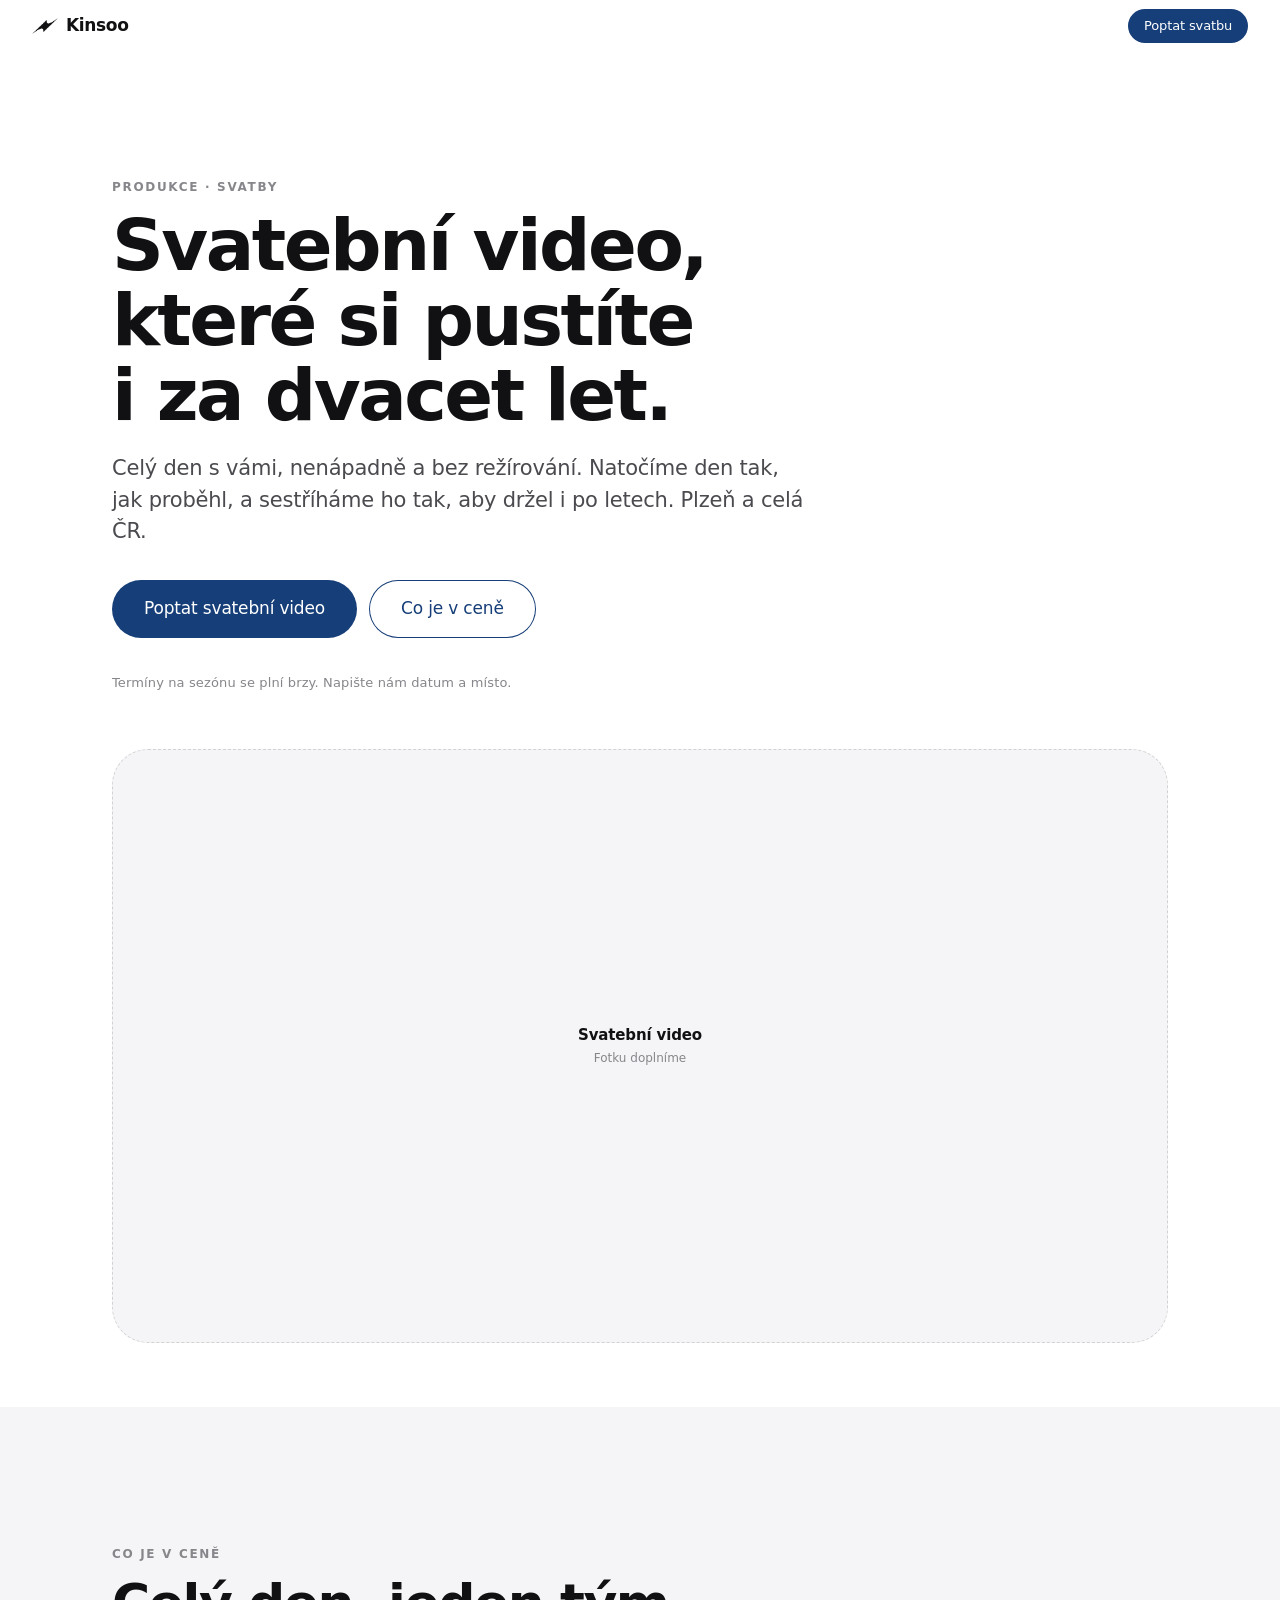
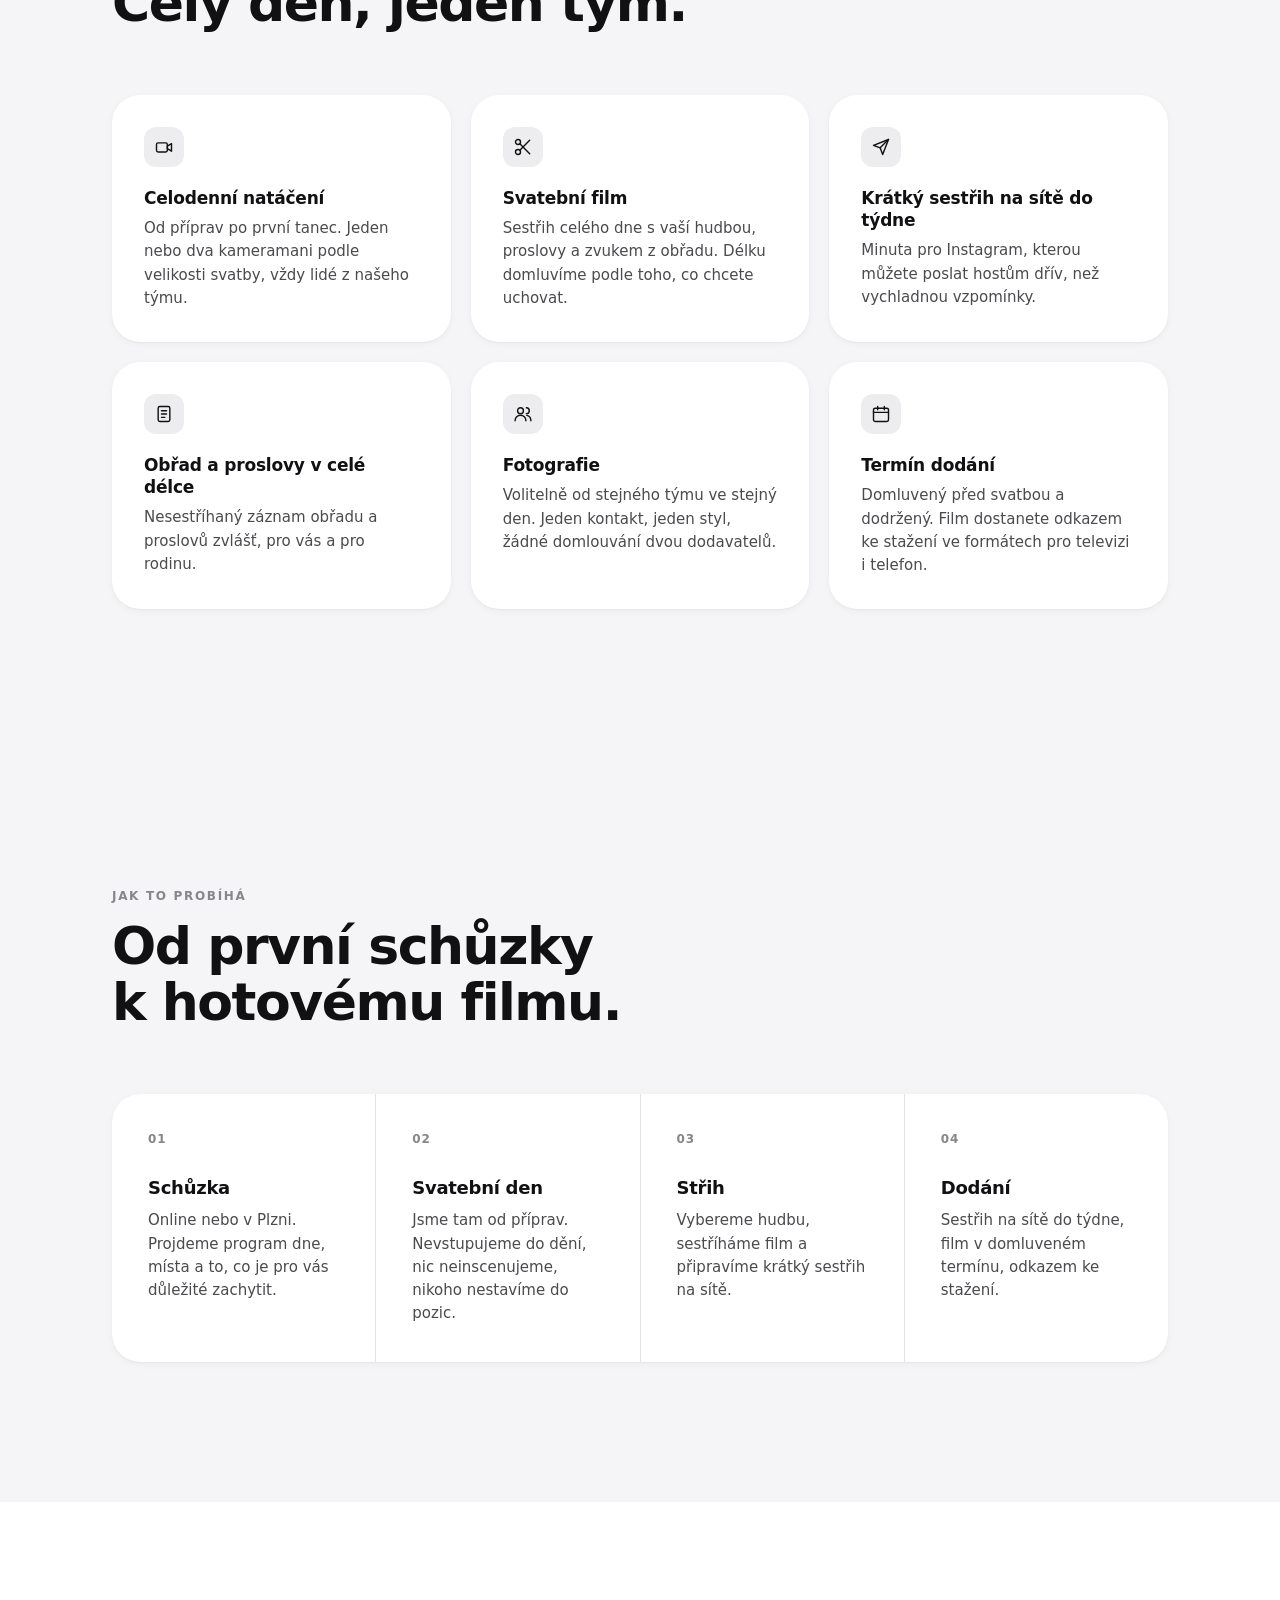
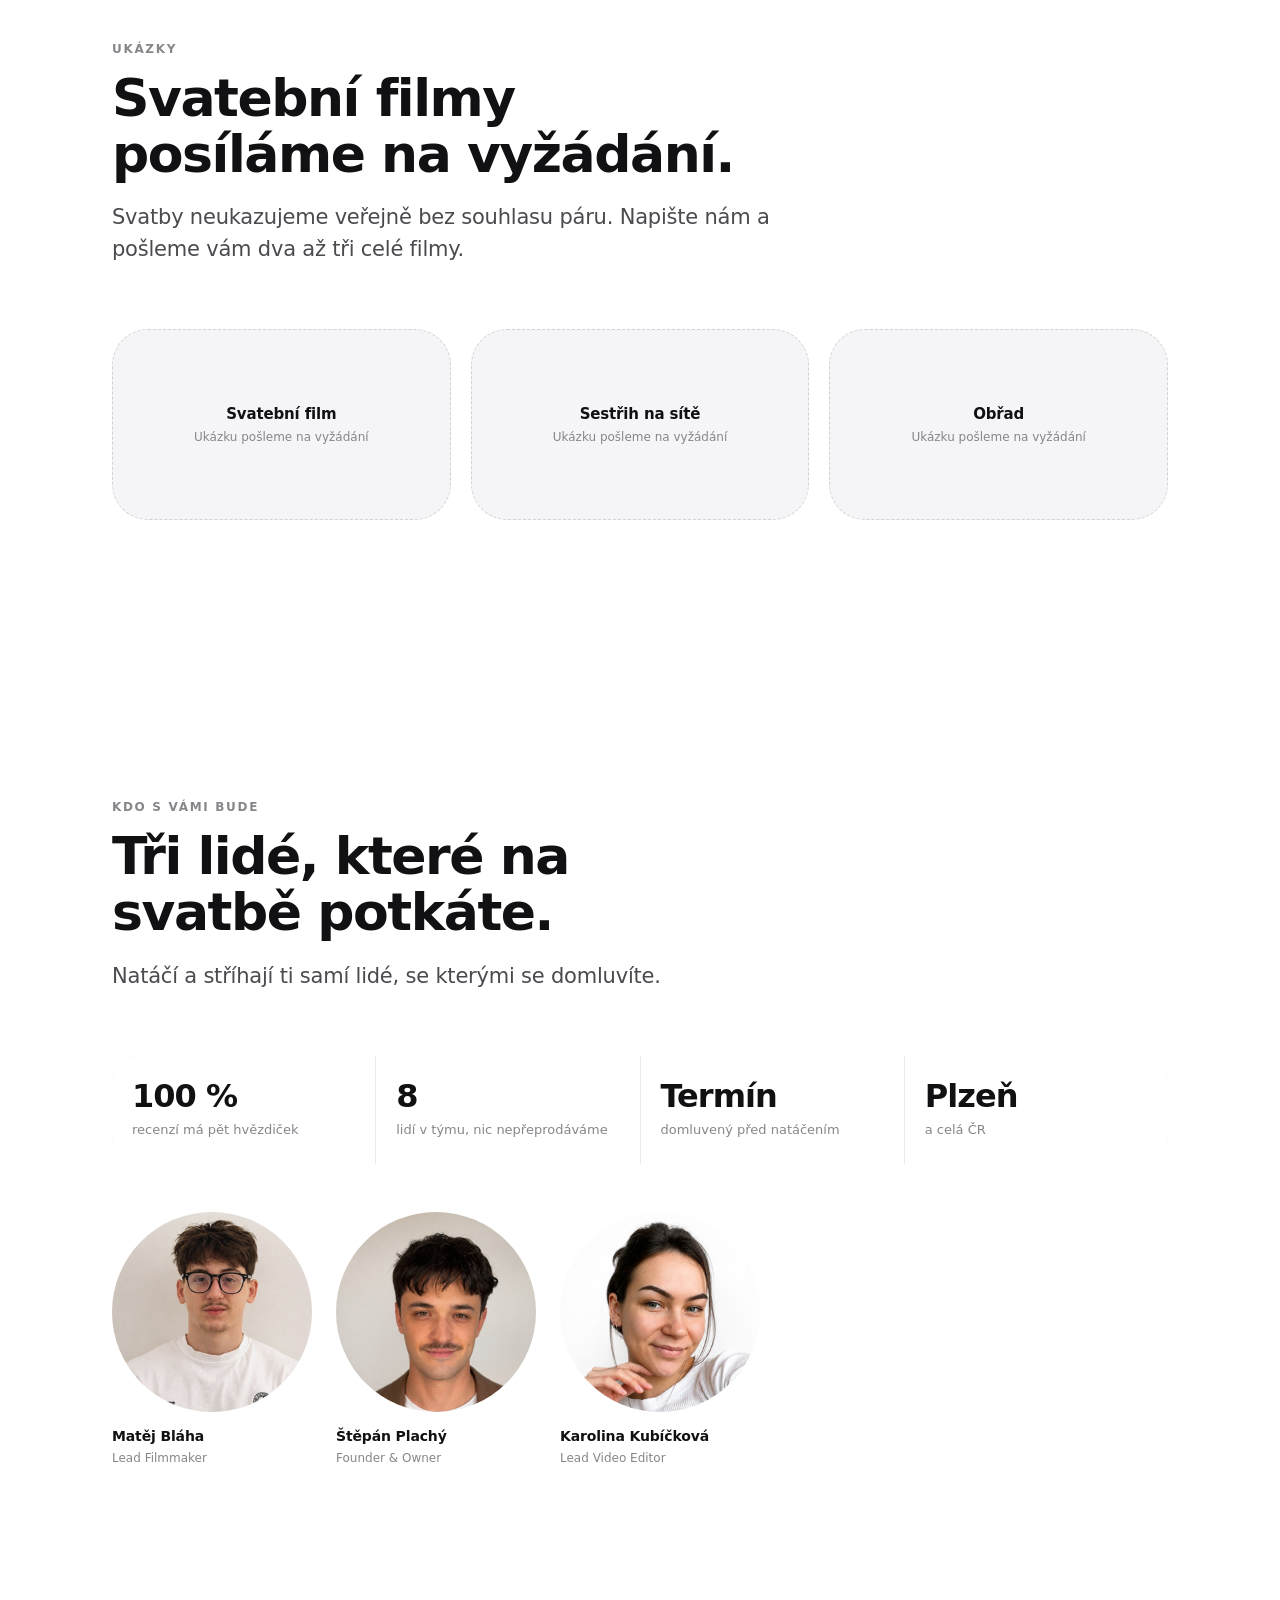
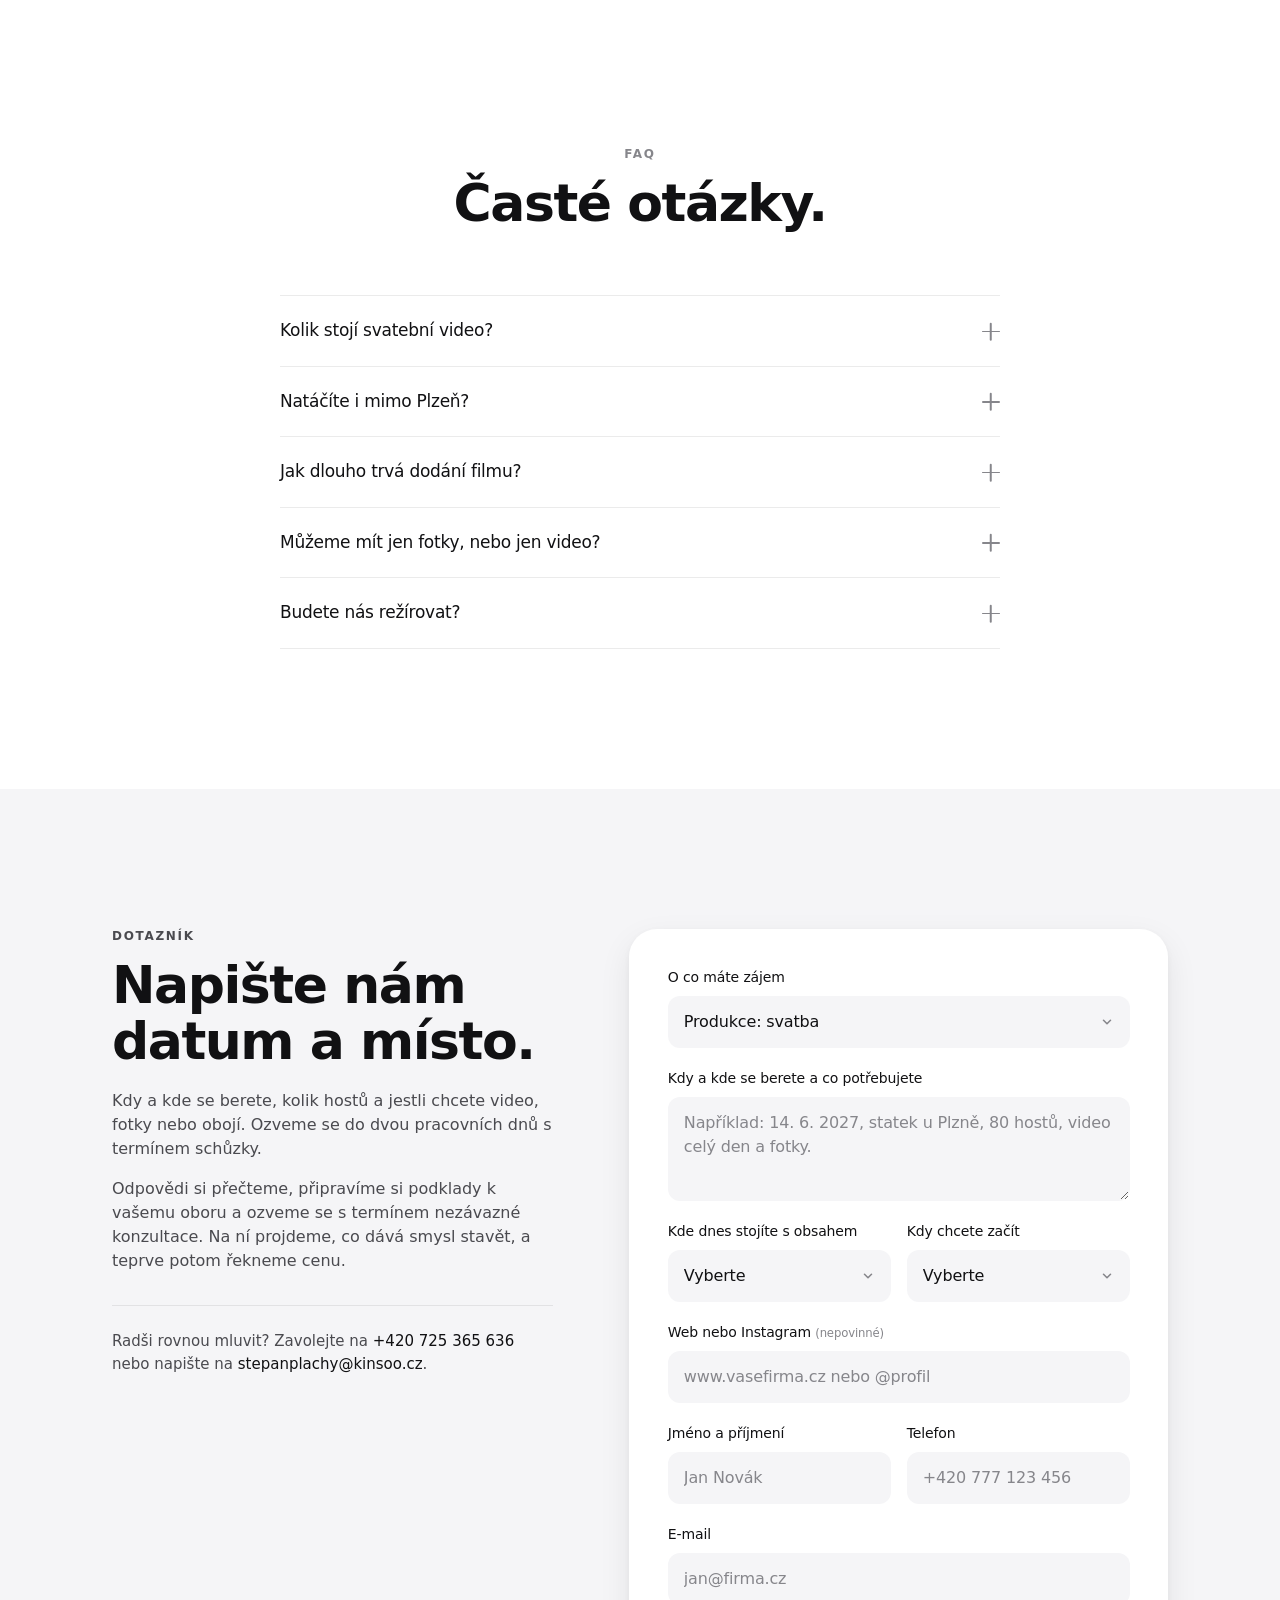
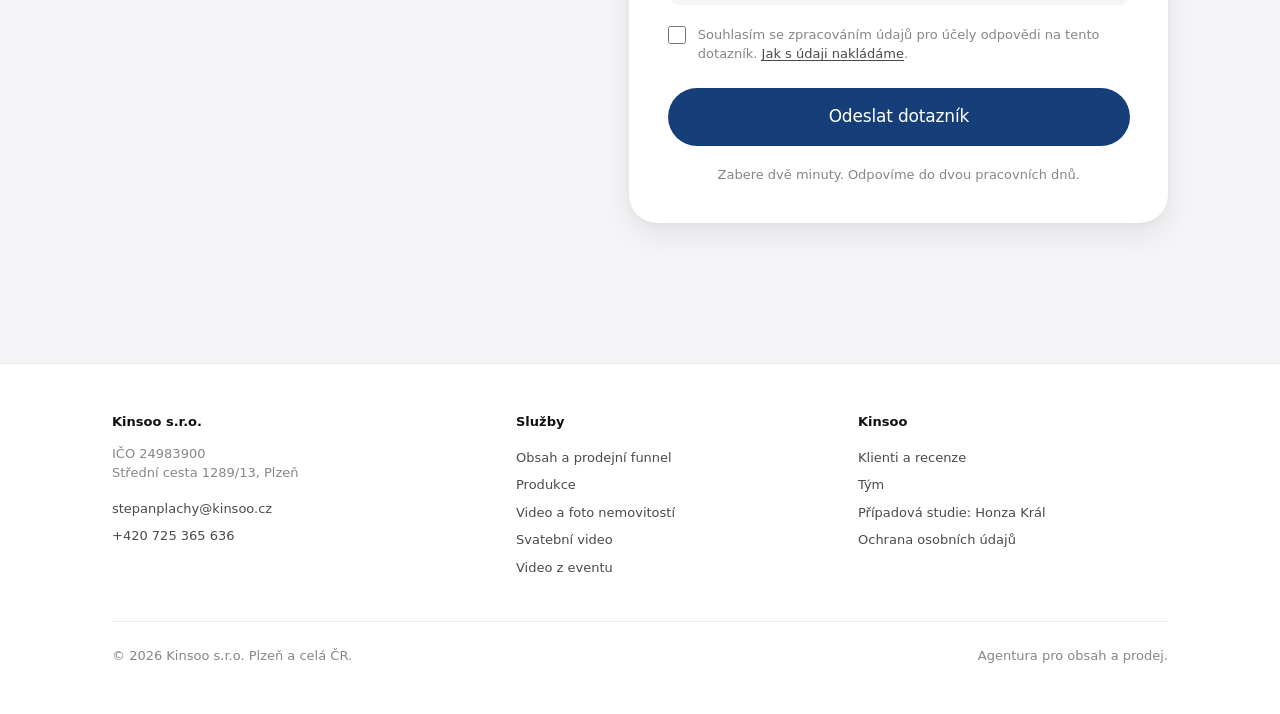
<file: produkce/svatby.html>
<!DOCTYPE html>
<html lang="cs">
<head>
<meta charset="UTF-8" />
<meta name="viewport" content="width=device-width, initial-scale=1, viewport-fit=cover" />
<title>Svatební video a fotografie | Kinsoo, Plzeň a celá ČR</title>
<meta name="description" content="Svatební video celého dne, nenápadně a bez režírování. Krátký sestřih na sítě do týdne, fotografie od stejného týmu. Plzeň a celá ČR." />
<meta name="author" content="Kinsoo s.r.o." />
<meta name="robots" content="index, follow, max-image-preview:large" />
<meta name="geo.region" content="CZ-32" />
<meta name="geo.placename" content="Plzeň" />
<meta name="theme-color" content="#ffffff" />
<link rel="canonical" href="https://www.kinsoo.cz/produkce/svatby" />
<meta property="og:type" content="website" />
<meta property="og:url" content="https://www.kinsoo.cz/produkce/svatby" />
<meta property="og:title" content="Svatební video a fotografie | Kinsoo, Plzeň a celá ČR" />
<meta property="og:description" content="Svatební video celého dne, nenápadně a bez režírování. Krátký sestřih na sítě do týdne, fotografie od stejného týmu. Plzeň a celá ČR." />
<meta property="og:image" content="https://www.kinsoo.cz/assets/og-cover.png" />
<meta property="og:locale" content="cs_CZ" />
<meta property="og:site_name" content="Kinsoo" />
<meta name="twitter:card" content="summary_large_image" />
<link rel="icon" href="/favicon.ico" sizes="any" />
<link rel="icon" type="image/png" href="/assets/favicon-32.png" sizes="32x32" />
<link rel="apple-touch-icon" href="/assets/apple-touch-icon.png" />
<link rel="stylesheet" href="/kinsoo.css" />
</head>
<body>
<header class="nav nav-minimal" id="nav">
  <div class="nav-inner">
    <a class="brand" href="/">
      <img src="/assets/kinsoo-icon-black.png" alt="" width="26" height="16" />
      Kinsoo
    </a>
    <a class="btn nav-cta" href="#dotaznik">Poptat svatbu</a>
  </div>
</header>

<div class="sticky-cta" id="stickyCta" aria-hidden="true">
  <a class="btn" href="#dotaznik">Poptat svatbu</a>
</div>
<main id="top">
<section class="hero hero-lp">
  <div class="container hero-inner">
    <p class="eyebrow reveal">Produkce · Svatby</p>
    <h1 class="display reveal" data-delay="1">Svatební video, které si pustíte i za dvacet let.</h1>
    <p class="lead reveal" data-delay="2">Celý den s vámi, nenápadně a bez režírování. Natočíme den tak, jak proběhl, a sestříháme ho tak, aby držel i po letech. Plzeň a celá ČR.</p>
    <div class="btn-row reveal" data-delay="3" id="heroCta">
      <a class="btn btn-lg" href="#dotaznik">Poptat svatební video</a>
      <a class="btn btn-lg btn-ghost" href="#obsah">Co je v ceně</a>
    </div>
    <p class="hero-note reveal" data-delay="4">Termíny na sezónu se plní brzy. Napište nám datum a místo.</p>
  </div>
  <div class="container"><div class="reel reel-placeholder lp-media reveal" data-delay="4"><span class="reel-ph-text">Svatební video<br /><small>Fotku doplníme</small></span></div></div>
</section>
<section id="obsah" class="section-alt">
  <div class="container">
    <div class="section-head">
      <p class="eyebrow reveal">Co je v ceně</p>
      <h2 class="h1 reveal" data-delay="1">Celý den, jeden tým.</h2>
      
    </div>
    <div class="grid-3"><article class="card reveal" data-delay="1"><div class="card-icon"><svg viewBox="0 0 24 24" fill="none" stroke="currentColor" stroke-width="1.7" stroke-linecap="round" stroke-linejoin="round" aria-hidden="true"><rect x="3" y="7" width="13" height="11" rx="2"/><path d="M16 11l5-3v9l-5-3z"/></svg></div><h3 class="h3">Celodenní natáčení</h3><p>Od příprav po první tanec. Jeden nebo dva kameramani podle velikosti svatby, vždy lidé z našeho týmu.</p></article><article class="card reveal" data-delay="2"><div class="card-icon"><svg viewBox="0 0 24 24" fill="none" stroke="currentColor" stroke-width="1.7" stroke-linecap="round" stroke-linejoin="round" aria-hidden="true"><circle cx="6" cy="6" r="3"/><circle cx="6" cy="18" r="3"/><path d="M20 4L8.5 15.5M20 20L8.5 8.5"/></svg></div><h3 class="h3">Svatební film</h3><p>Sestřih celého dne s vaší hudbou, proslovy a zvukem z obřadu. Délku domluvíme podle toho, co chcete uchovat.</p></article><article class="card reveal" data-delay="3"><div class="card-icon"><svg viewBox="0 0 24 24" fill="none" stroke="currentColor" stroke-width="1.7" stroke-linecap="round" stroke-linejoin="round" aria-hidden="true"><path d="M21 3L3 10l8 3 3 8 7-18z"/><path d="M11 13l10-10"/></svg></div><h3 class="h3">Krátký sestřih na sítě do týdne</h3><p>Minuta pro Instagram, kterou můžete poslat hostům dřív, než vychladnou vzpomínky.</p></article><article class="card reveal" data-delay="1"><div class="card-icon"><svg viewBox="0 0 24 24" fill="none" stroke="currentColor" stroke-width="1.7" stroke-linecap="round" stroke-linejoin="round" aria-hidden="true"><path d="M7 3h10a2 2 0 012 2v14a2 2 0 01-2 2H7a2 2 0 01-2-2V5a2 2 0 012-2z"/><path d="M9 8h6M9 12h6M9 16h4"/></svg></div><h3 class="h3">Obřad a proslovy v celé délce</h3><p>Nesestříhaný záznam obřadu a proslovů zvlášť, pro vás a pro rodinu.</p></article><article class="card reveal" data-delay="2"><div class="card-icon"><svg viewBox="0 0 24 24" fill="none" stroke="currentColor" stroke-width="1.7" stroke-linecap="round" stroke-linejoin="round" aria-hidden="true"><circle cx="9" cy="8" r="3.5"/><path d="M2.5 20a6.5 6.5 0 0113 0"/><path d="M16 4.5a3.5 3.5 0 010 7M21.5 20a6.5 6.5 0 00-5-6.3"/></svg></div><h3 class="h3">Fotografie</h3><p>Volitelně od stejného týmu ve stejný den. Jeden kontakt, jeden styl, žádné domlouvání dvou dodavatelů.</p></article><article class="card reveal" data-delay="3"><div class="card-icon"><svg viewBox="0 0 24 24" fill="none" stroke="currentColor" stroke-width="1.7" stroke-linecap="round" stroke-linejoin="round" aria-hidden="true"><rect x="3" y="5" width="18" height="16" rx="2"/><path d="M3 10h18M8 3v4M16 3v4"/></svg></div><h3 class="h3">Termín dodání</h3><p>Domluvený před svatbou a dodržený. Film dostanete odkazem ke stažení ve formátech pro televizi i telefon.</p></article></div>
  </div>
</section>
<section id="prubeh" class="section-alt">
  <div class="container">
    <div class="section-head">
      <p class="eyebrow reveal">Jak to probíhá</p>
      <h2 class="h1 reveal" data-delay="1">Od první schůzky k hotovému filmu.</h2>
      
    </div>
    <div class="steps reveal" data-delay="3"><article class="step"><span class="step-n">01</span><h3 class="h3">Schůzka</h3><p>Online nebo v Plzni. Projdeme program dne, místa a to, co je pro vás důležité zachytit.</p></article><article class="step"><span class="step-n">02</span><h3 class="h3">Svatební den</h3><p>Jsme tam od příprav. Nevstupujeme do dění, nic neinscenujeme, nikoho nestavíme do pozic.</p></article><article class="step"><span class="step-n">03</span><h3 class="h3">Střih</h3><p>Vybereme hudbu, sestříháme film a připravíme krátký sestřih na sítě.</p></article><article class="step"><span class="step-n">04</span><h3 class="h3">Dodání</h3><p>Sestřih na sítě do týdne, film v domluveném termínu, odkazem ke stažení.</p></article></div>
  </div>
</section>
<section id="ukazky">
  <div class="container">
    <div class="section-head">
      <p class="eyebrow reveal">Ukázky</p>
      <h2 class="h1 reveal" data-delay="1">Svatební filmy posíláme na vyžádání.</h2>
      <p class="lead reveal" data-delay="2">Svatby neukazujeme veřejně bez souhlasu páru. Napište nám a pošleme vám dva až tři celé filmy.</p>
    </div>
    <div class="reels">
      <div class="reel reel-placeholder reveal" data-delay="1"><span class="reel-ph-text">Svatební film<br /><small>Ukázku pošleme na vyžádání</small></span></div>
      <div class="reel reel-placeholder reveal" data-delay="2"><span class="reel-ph-text">Sestřih na sítě<br /><small>Ukázku pošleme na vyžádání</small></span></div>
      <div class="reel reel-placeholder reveal" data-delay="3"><span class="reel-ph-text">Obřad<br /><small>Ukázku pošleme na vyžádání</small></span></div>
    </div>
  </div>
</section>
<section id="tym">
  <div class="container">
    <div class="section-head">
      <p class="eyebrow reveal">Kdo s vámi bude</p>
      <h2 class="h1 reveal" data-delay="1">Tři lidé, které na svatbě potkáte.</h2>
      <p class="lead reveal" data-delay="2">Natáčí a stříhají ti samí lidé, se kterými se domluvíte.</p>
    </div>
    <div class="stats reveal" data-delay="2">
      <div class="stat"><b>100&nbsp;%</b><span>recenzí má pět hvězdiček</span></div>
      <div class="stat"><b>8</b><span>lidí v týmu, nic nepřeprodáváme</span></div>
      <div class="stat"><b>Termín</b><span>domluvený před natáčením</span></div>
      <div class="stat"><b>Plzeň</b><span>a celá ČR</span></div>
    </div>
    <div class="team-strip crew"><div class="member reveal" data-delay="1"><img src="/assets/team/matej.jpg" alt="Matěj Bláha" loading="lazy" /><b>Matěj Bláha</b><span>Lead Filmmaker</span></div><div class="member reveal" data-delay="2"><img src="/assets/team/stepan.jpg" alt="Štěpán Plachý" loading="lazy" /><b>Štěpán Plachý</b><span>Founder &amp; Owner</span></div><div class="member reveal" data-delay="3"><img src="/assets/team/karolina.jpg" alt="Karolina Kubíčková" loading="lazy" /><b>Karolina Kubíčková</b><span>Lead Video Editor</span></div></div>
  </div>
</section>
<section id="faq">
  <div class="container">
    <div class="section-head center">
      <p class="eyebrow reveal">FAQ</p>
      <h2 class="h1 reveal" data-delay="1">Časté otázky.</h2>
      
    </div>
    <div class="faq-list reveal" data-delay="2"><div class="faq-item">
          <button class="faq-q" aria-expanded="false">Kolik stojí svatební video?<span class="faq-icon" aria-hidden="true"></span></button>
          <div class="faq-a"><div class="faq-a-inner">Podle délky dne, počtu kameramanů a toho, jestli chcete i fotky. Cenu řekneme po krátké schůzce, kde si projdeme program. Napište nám datum a místo, termíny na sezónu se plní brzy.</div></div>
        </div><div class="faq-item">
          <button class="faq-q" aria-expanded="false">Natáčíte i mimo Plzeň?<span class="faq-icon" aria-hidden="true"></span></button>
          <div class="faq-a"><div class="faq-a-inner">Ano, po celé ČR. Cestu a případné ubytování započítáme do nabídky.</div></div>
        </div><div class="faq-item">
          <button class="faq-q" aria-expanded="false">Jak dlouho trvá dodání filmu?<span class="faq-icon" aria-hidden="true"></span></button>
          <div class="faq-a"><div class="faq-a-inner">Krátký sestřih na sítě do týdne. Celý film v termínu, který si řekneme před svatbou, obvykle v řádu týdnů podle sezóny.</div></div>
        </div><div class="faq-item">
          <button class="faq-q" aria-expanded="false">Můžeme mít jen fotky, nebo jen video?<span class="faq-icon" aria-hidden="true"></span></button>
          <div class="faq-a"><div class="faq-a-inner">Ano. Nejčastěji děláme obojí, protože jeden tým znamená jeden styl a méně lidí kolem vás, ale jde to i zvlášť.</div></div>
        </div><div class="faq-item">
          <button class="faq-q" aria-expanded="false">Budete nás režírovat?<span class="faq-icon" aria-hidden="true"></span></button>
          <div class="faq-a"><div class="faq-a-inner">Ne. Točíme, co se děje. Jediné, co od vás potřebujeme, je deset minut na focení páru v čase, který si domluvíme předem.</div></div>
        </div></div>
  </div>
</section>
<!-- ============ DOTAZNÍK ============ -->
<section id="dotaznik" class="section-alt">
  <div class="container form-wrap">
    <div class="form-side">
      <p class="eyebrow reveal">Dotazník</p>
      <h2 class="h1 reveal" data-delay="1">Napište nám datum a místo.</h2>
      <p class="reveal" data-delay="2">Kdy a kde se berete, kolik hostů a jestli chcete video, fotky nebo obojí. Ozveme se do dvou pracovních dnů s termínem schůzky.</p>
      <p class="reveal" data-delay="2">Odpovědi si přečteme, připravíme si podklady k vašemu oboru a ozveme se s termínem nezávazné konzultace. Na ní projdeme, co dává smysl stavět, a teprve potom řekneme cenu.</p>
      <div class="form-contact reveal" data-delay="3">
        Radši rovnou mluvit? Zavolejte na <a href="tel:+420725365636">+420 725 365 636</a><br />
        nebo napište na <a href="mailto:stepanplachy@kinsoo.cz">stepanplachy@kinsoo.cz</a>.
      </div>
    </div>
    <form class="form reveal" data-delay="2" id="dotaznikForm" action="https://formsubmit.co/stepanplachy@kinsoo.cz" method="POST" novalidate="">
      <input type="hidden" name="_subject" value="Nový dotazník z kinsoo.cz" />
      <input type="hidden" name="_captcha" value="false" />
      <input type="hidden" name="_template" value="table" />
      <input type="hidden" name="_next" value="https://www.kinsoo.cz/dekujeme" />
      <input type="text" name="_honey" style="display:none" tabindex="-1" autocomplete="off" />

      <div class="field">
        <label for="f-sluzba">O co máte zájem</label>
        <select id="f-sluzba" name="sluzba" required><option value="" disabled>Vyberte</option><option value="Obsah a prodejní funnel">Obsah a prodejní funnel (dlouhodobá spolupráce)</option><option value="Produkce: reality">Produkce: reality (foto a video)</option><option value="Produkce: svatba" selected>Produkce: svatba</option><option value="Produkce: event">Produkce: event</option><option value="Nevím">Nevím, poraďte mi</option></select>
      </div>
      <div class="field">
        <label for="f-byznys">Kdy a kde se berete a co potřebujete</label>
        <textarea id="f-byznys" name="byznys" required placeholder="Například: 14. 6. 2027, statek u Plzně, 80 hostů, video celý den a fotky."></textarea>
      </div>
      <div class="field-row">
        <div class="field">
          <label for="f-stav">Kde dnes stojíte s obsahem</label>
          <select id="f-stav" name="stav_obsahu" required>
            <option value="" disabled selected>Vyberte</option>
            <option>Nepublikuji nic</option>
            <option>Publikuji nepravidelně</option>
            <option>Publikuji pravidelně, ale nevede to k poptávkám</option>
            <option>Obsah mám, chci k němu prodejní vrstvu</option>
            <option>Potřebuji jednorázové natáčení nebo focení</option>
          </select>
        </div>
        <div class="field">
          <label for="f-start">Kdy chcete začít</label>
          <select id="f-start" name="start" required>
            <option value="" disabled selected>Vyberte</option>
            <option>Co nejdřív</option>
            <option>Do měsíce</option>
            <option>Do tří měsíců</option>
            <option>Zatím se jen rozhlížím</option>
          </select>
        </div>
      </div>
      <div class="field">
        <label for="f-odkaz">Web nebo Instagram <small>(nepovinné)</small></label>
        <input type="text" id="f-odkaz" name="odkaz" placeholder="www.vasefirma.cz nebo @profil" autocomplete="url" />
      </div>
      <div class="field-row">
        <div class="field">
          <label for="f-jmeno">Jméno a příjmení</label>
          <input type="text" id="f-jmeno" name="jmeno" required placeholder="Jan Novák" autocomplete="name" />
        </div>
        <div class="field">
          <label for="f-telefon">Telefon</label>
          <input type="tel" id="f-telefon" name="telefon" required placeholder="+420 777 123 456" autocomplete="tel" />
        </div>
      </div>
      <div class="field">
        <label for="f-email">E-mail</label>
        <input type="email" id="f-email" name="email" required placeholder="jan@firma.cz" autocomplete="email" />
      </div>
      <label class="check">
        <input type="checkbox" name="gdpr" value="souhlas" required />
        <span>Souhlasím se zpracováním údajů pro účely odpovědi na tento dotazník. <a href="/ochrana-osobnich-udaju">Jak s údaji nakládáme</a>.</span>
      </label>
      <button class="btn btn-lg" type="submit">Odeslat dotazník</button>
      <p class="form-note">Zabere dvě minuty. Odpovíme do dvou pracovních dnů.</p>
    </form>
  </div>
</section>
</main>
<footer class="footer">
  <div class="container">
    <div class="footer-inner">
      <div class="footer-col">
        <b>Kinsoo s.r.o.</b>
        <span>IČO 24983900<br />Střední cesta 1289/13, Plzeň</span>
        <a href="mailto:stepanplachy@kinsoo.cz" style="margin-top:.75rem">stepanplachy@kinsoo.cz</a>
        <a href="tel:+420725365636">+420 725 365 636</a>
      </div>
      <div class="footer-col">
        <b>Služby</b>
        <a href="/obsah-a-prodej">Obsah a prodejní funnel</a>
        <a href="/produkce">Produkce</a>
        <a href="/produkce/reality">Video a foto nemovitostí</a>
        <a href="/produkce/svatby">Svatební video</a>
        <a href="/produkce/eventy">Video z eventu</a>
      </div>
      <div class="footer-col">
        <b>Kinsoo</b>
        <a href="/#klienti">Klienti a recenze</a>
        <a href="/#tym">Tým</a>
        <a href="/case-study-honza-kral">Případová studie: Honza Král</a>
        <a href="/ochrana-osobnich-udaju">Ochrana osobních údajů</a>
      </div>
    </div>
    <div class="footer-bottom">
      <span>&copy; 2026 Kinsoo s.r.o. Plzeň a celá ČR.</span>
      <span>Agentura pro obsah a prodej.</span>
    </div>
  </div>
</footer>

<script src="/kinsoo.js" defer></script>
</body>
</html>
</file>
<file: kinsoo.css>
/* ============================================================
   KINSOO design system
   Apple-style: system font stack, size-specific tracking,
   translucent materials, springs in JS for anything you can grab.
   Shared by index, organicky-obsah, prodejni-funnel, produkce, dekujeme.
   ============================================================ */
:root{
  --bg:#ffffff;
  --bg-alt:#f5f5f7;
  --bg-ink:#000000;
  --bg-ink-2:#1d1d1f;
  --ink:#111113;
  --ink-2:#4a4a4f;
  --ink-3:#86868b;
  --line:rgba(0,0,0,.08);
  --line-strong:rgba(0,0,0,.14);
  --accent:#163E78;
  --accent-hover:#102E5A;
  --accent-soft:#2F5FA8;
  --accent-tint:rgba(22,62,120,.08);
  --on-ink:#f5f5f7;
  --on-ink-2:#a1a1a6;
  --ok:#1d1d1f;
  --err:#c0392b;

  --font-text:-apple-system,BlinkMacSystemFont,"SF Pro Text","Inter",system-ui,"Segoe UI",Roboto,sans-serif;
  --font-display:-apple-system,BlinkMacSystemFont,"SF Pro Display","Inter Tight","Inter",system-ui,sans-serif;

  --r-sm:12px; --r:18px; --r-lg:28px; --r-xl:36px;
  --container:1120px; --container-wide:1400px; --container-text:720px;
  --nav-h:52px;

  --shadow-sm:0 1px 2px rgba(0,0,0,.04),0 2px 8px rgba(0,0,0,.04);
  --shadow:0 2px 6px rgba(0,0,0,.04),0 12px 32px rgba(0,0,0,.08);
  --shadow-lg:0 8px 20px rgba(0,0,0,.06),0 30px 70px rgba(0,0,0,.14);

  /* Easing only for one-way transitions. Gestures use springs in JS. */
  --ease-out:cubic-bezier(.2,.7,.2,1);
  --ease-in:cubic-bezier(.8,.3,.8,1);
  --t-fast:160ms; --t-med:360ms; --t-slow:640ms;
}

*,*::before,*::after{box-sizing:border-box}
html{-webkit-text-size-adjust:100%;scroll-padding-top:calc(var(--nav-h) + 12px)}
html,body{margin:0;padding:0}
body{
  background:var(--bg);
  color:var(--ink);
  font-family:var(--font-text);
  font-size:1rem;
  line-height:1.5;
  -webkit-font-smoothing:antialiased;
  text-rendering:optimizeLegibility;
  overflow-x:hidden;
}
img,svg,video{display:block;max-width:100%}
button{font:inherit;color:inherit;background:none;border:0;cursor:pointer;-webkit-tap-highlight-color:transparent}
a{color:inherit;text-decoration:none;-webkit-tap-highlight-color:transparent}
::selection{background:rgba(0,0,0,.08);color:var(--ink)}
:focus-visible{outline:2px solid var(--ink);outline-offset:3px;border-radius:6px}
.sr-only{position:absolute;width:1px;height:1px;padding:0;margin:-1px;overflow:hidden;clip:rect(0,0,0,0);border:0}

.container{max-width:var(--container);margin-inline:auto;padding-inline:clamp(20px,5vw,32px);width:100%}
.container-wide{max-width:var(--container-wide)}
.container-text{max-width:var(--container-text)}
section{padding-block:clamp(72px,11vw,140px)}
.section-tight{padding-block:clamp(48px,7vw,88px)}
.section-alt{background:var(--bg-alt)}
.section-ink{background:var(--bg-ink);color:var(--on-ink)}

/* ---------- Typography: tracking is size specific, never one value ---------- */
.eyebrow{
  font-size:.75rem;font-weight:600;line-height:1.2;
  letter-spacing:.14em;text-transform:uppercase;
  color:var(--ink-3);margin:0 0 .875rem;
}
.display{
  font-family:var(--font-display);font-weight:600;
  font-size:clamp(2.5rem,6.4vw,4.5rem);
  line-height:1.04;letter-spacing:-.035em;
  margin:0;text-wrap:balance;
}
.h1{
  font-family:var(--font-display);font-weight:600;
  font-size:clamp(1.9rem,4.4vw,3.25rem);
  line-height:1.08;letter-spacing:-.028em;
  margin:0;text-wrap:balance;
}
.h2{
  font-family:var(--font-display);font-weight:600;
  font-size:clamp(1.35rem,2.5vw,1.85rem);
  line-height:1.16;letter-spacing:-.02em;
  margin:0;
}
.h3{
  font-family:var(--font-display);font-weight:600;
  font-size:1.0625rem;line-height:1.3;letter-spacing:-.012em;
  margin:0;
}
.lead{
  font-size:clamp(1.0625rem,1.7vw,1.3125rem);
  line-height:1.5;letter-spacing:-.01em;
  color:var(--ink-2);margin:1.25rem 0 0;
}
.section-ink .lead{color:var(--on-ink-2)}
p{margin:0 0 1rem}
p:last-child{margin-bottom:0}
.muted{color:var(--ink-3)}
.section-head{max-width:var(--container-text);margin-bottom:clamp(2.5rem,5vw,4rem)}
.section-head.center{margin-inline:auto;text-align:center}
.section-head.wide{max-width:900px}

/* ---------- Buttons: feedback on pointer down, never on release ---------- */
.btn{
  display:inline-flex;align-items:center;justify-content:center;gap:.5rem;
  font-family:var(--font-text);font-weight:500;font-size:1rem;
  letter-spacing:-.01em;
  padding:.8125rem 1.5rem;border-radius:980px;
  background:var(--accent);color:#fff;
  transition:background var(--t-fast) var(--ease-out),transform 100ms var(--ease-out),opacity var(--t-fast);
  will-change:transform;
}
.btn:hover{background:var(--accent-hover)}
.btn:active{transform:scale(.97)}
.btn[disabled]{opacity:.6;pointer-events:none}
.btn-ghost{
  background:transparent;color:var(--accent);
  box-shadow:inset 0 0 0 1px currentColor;
}
.btn-ghost:hover{background:var(--accent-tint)}
.btn-ink{background:var(--ink);color:#fff}
.btn-ink:hover{background:#333}
.section-ink .btn-ghost{color:#fff}
.section-ink .btn-ghost:hover{background:rgba(255,255,255,.12)}
.btn-lg{padding:1rem 2rem;font-size:1.0625rem}
.btn-row{display:flex;flex-wrap:wrap;gap:.75rem;margin-top:2rem}
.btn-row.center{justify-content:center}
.link{
  display:inline-flex;align-items:center;gap:.375rem;
  color:var(--accent);font-weight:500;font-size:.9375rem;letter-spacing:-.01em;
}
.link svg{width:14px;height:14px;transition:transform var(--t-fast) var(--ease-out)}
.link:hover svg{transform:translateX(3px)}

/* ---------- Nav: translucent material, content scrolls under ---------- */
.nav{
  position:fixed;inset-inline:0;top:0;z-index:100;height:var(--nav-h);
  background:rgba(255,255,255,.72);
  -webkit-backdrop-filter:saturate(180%) blur(20px);
  backdrop-filter:saturate(180%) blur(20px);
  transition:background var(--t-med) var(--ease-out);
}
/* Scroll edge effect: a soft fade where content meets chrome, not a hard 1px rule */
.nav::after{
  content:'';position:absolute;inset-inline:0;top:100%;height:14px;
  background:linear-gradient(to bottom,rgba(255,255,255,.55),rgba(255,255,255,0));
  opacity:0;transition:opacity var(--t-med) var(--ease-out);pointer-events:none;
}
.nav.is-scrolled::after{opacity:1}
.nav-inner{
  max-width:var(--container-wide);margin-inline:auto;height:100%;
  padding-inline:clamp(20px,5vw,32px);
  display:flex;align-items:center;justify-content:space-between;gap:1.5rem;
}
.brand{display:flex;align-items:center;gap:.5rem;font-family:var(--font-display);font-weight:600;font-size:1.0625rem;letter-spacing:-.02em}
.brand img{width:26px;height:auto;border-radius:0}
.nav-links{display:flex;gap:1.75rem;list-style:none;margin:0;padding:0}
.nav-links a{font-size:.8125rem;color:var(--ink-2);transition:color var(--t-fast)}
.nav-links a:hover,.nav-links a[aria-current="page"]{color:var(--ink)}
.nav-cta{font-size:.8125rem;padding:.4375rem 1rem}
.nav-burger{display:none;width:32px;height:32px;place-items:center;border-radius:8px;transition:background var(--t-fast),transform 100ms var(--ease-out)}
.nav-burger:active{transform:scale(.92)}
.nav-burger span{display:block;width:17px;height:1.5px;background:var(--ink);border-radius:2px;position:relative}
.nav-burger span::before,.nav-burger span::after{content:'';position:absolute;inset-inline:0;height:1.5px;background:var(--ink);border-radius:2px}
.nav-burger span::before{top:-5px}
.nav-burger span::after{top:5px}
@media (max-width:900px){
  .nav-links,.nav-cta{display:none}
  .nav-burger{display:grid}
}

/* Minimal nav for ad landing pages: logo + one button, on every width */
.nav-minimal .nav-cta{display:inline-flex}
@media (max-width:900px){.nav-minimal .nav-cta{display:inline-flex}}

/* ---------- Mobile sheet: enters and exits along the same path ---------- */
.sheet-scrim{
  position:fixed;inset:0;z-index:110;background:rgba(0,0,0,.28);
  -webkit-backdrop-filter:blur(6px);backdrop-filter:blur(6px);
  opacity:0;pointer-events:none;transition:opacity var(--t-med) var(--ease-out);
}
.sheet-scrim.is-open{opacity:1;pointer-events:auto}
.sheet{
  position:fixed;z-index:120;top:0;right:0;bottom:0;
  width:min(320px,86vw);
  background:rgba(255,255,255,.86);
  -webkit-backdrop-filter:saturate(180%) blur(28px);
  backdrop-filter:saturate(180%) blur(28px);
  box-shadow:var(--shadow-lg);
  padding:calc(var(--nav-h) + 1.5rem) 1.5rem 2rem;
  display:flex;flex-direction:column;gap:.25rem;
  transform:translate3d(100%,0,0);
  will-change:transform;
  touch-action:pan-y;
}
.sheet a{
  padding:.875rem .25rem;font-size:1.0625rem;letter-spacing:-.015em;
  border-bottom:1px solid var(--line);
  transition:opacity 100ms var(--ease-out);
}
.sheet a:active{opacity:.5}
.sheet .sheet-label{font-size:.75rem;letter-spacing:.12em;text-transform:uppercase;color:var(--ink-3);padding:1rem .25rem .25rem;font-weight:600}
.sheet .btn{margin-top:1.25rem;border-bottom:0}

/* ---------- Sticky CTA (mobile, appears after the hero) ---------- */
.sticky-cta{
  position:fixed;z-index:90;inset-inline:0;bottom:0;
  padding:.75rem clamp(16px,5vw,24px) calc(.75rem + env(safe-area-inset-bottom));
  background:rgba(255,255,255,.78);
  -webkit-backdrop-filter:saturate(180%) blur(20px);backdrop-filter:saturate(180%) blur(20px);
  border-top:1px solid rgba(255,255,255,.5);
  box-shadow:0 -8px 30px rgba(0,0,0,.06);
  transform:translate3d(0,110%,0);
  will-change:transform;
  display:none;
}
.sticky-cta .btn{width:100%}
@media (max-width:900px){.sticky-cta{display:block}}

/* ---------- Reveal on scroll ---------- */
.reveal{opacity:0;transform:translate3d(0,18px,0);transition:opacity var(--t-slow) var(--ease-out),transform var(--t-slow) var(--ease-out)}
.reveal.is-in{opacity:1;transform:none}
.reveal[data-delay="1"]{transition-delay:70ms}
.reveal[data-delay="2"]{transition-delay:140ms}
.reveal[data-delay="3"]{transition-delay:210ms}
.reveal[data-delay="4"]{transition-delay:280ms}

/* ---------- Hero: text first, one job ---------- */
.hero{
  position:relative;
  display:grid;align-items:end;
  min-height:min(78svh,760px);
  padding-block:calc(var(--nav-h) + clamp(64px,11vw,128px)) clamp(56px,8vw,96px);
}
.hero-inner{position:relative;z-index:1}
.hero .display{max-width:18ch}
.hero .lead{max-width:52ch}
.hero-note{margin-top:2.25rem;font-size:.8125rem;color:var(--ink-3);letter-spacing:.01em}
.hero-kicker{display:inline-flex;align-items:center;gap:.5rem;font-size:.8125rem;color:var(--ink-3);margin-bottom:1rem}
.hero-kicker a{display:inline-flex;align-items:center;gap:.375rem;color:var(--ink-2)}
.hero-kicker a:hover{color:var(--ink)}
.hero-kicker svg{width:12px;height:12px}

/* Landing hero: text, then one big photo */
.hero-lp{min-height:0;padding-bottom:clamp(40px,6vw,64px)}
.hero-lp .hero-inner{margin-bottom:clamp(2rem,5vw,3.5rem)}
.lp-media{aspect-ratio:21/9;border-radius:var(--r-xl)}
.lp-media img{width:100%;height:100%;object-fit:cover}
@media (max-width:720px){.lp-media{aspect-ratio:4/3}}

/* ---------- Problem: big statement ---------- */
.statement{max-width:24ch}
.statement-body{max-width:54ch;margin-top:1.5rem}
.split{display:grid;grid-template-columns:1fr 1fr;gap:clamp(2rem,6vw,5rem);align-items:start}
.split-narrow{grid-template-columns:.8fr 1.2fr}
@media (max-width:820px){.split,.split-narrow{grid-template-columns:1fr}}

/* ---------- Services (homepage) ---------- */
.services{display:grid;grid-template-columns:repeat(3,1fr);gap:1.25rem;align-items:stretch}
@media (max-width:960px){.services{grid-template-columns:1fr}}
.service{
  position:relative;display:flex;flex-direction:column;
  background:#fff;border-radius:var(--r-lg);
  padding:clamp(1.75rem,3vw,2.5rem);
  box-shadow:var(--shadow-sm);
  transition:transform var(--t-med) var(--ease-out),box-shadow var(--t-med) var(--ease-out);
  will-change:transform;
}
.service:hover{transform:translate3d(0,-4px,0);box-shadow:var(--shadow)}
.service:active{transform:scale(.99)}
.service-n{font-family:var(--font-display);font-weight:600;font-size:.75rem;letter-spacing:.08em;color:var(--ink-3);display:block;margin-bottom:1.5rem}
.service h3{font-size:clamp(1.25rem,2vw,1.5rem);letter-spacing:-.02em;margin-bottom:.625rem}
.service .service-tag{font-size:.9375rem;color:var(--ink-2);line-height:1.5;margin-bottom:1.5rem}
.service ul{list-style:none;margin:0 0 1.75rem;padding:0;display:grid;gap:.625rem}
.service li{display:grid;grid-template-columns:18px 1fr;gap:.625rem;align-items:start;font-size:.875rem;line-height:1.45;color:var(--ink-2)}
.service li svg{width:18px;height:18px;margin-top:1px;color:var(--ink)}
.service .service-for{font-size:.8125rem;color:var(--ink-3);margin-bottom:1.5rem;padding-top:1.25rem;border-top:1px solid var(--line)}
.service .service-for b{display:block;color:var(--ink-2);font-weight:600;margin-bottom:.25rem;font-size:.75rem;letter-spacing:.08em;text-transform:uppercase}
.service .link{margin-top:auto}
.service.is-primary{box-shadow:var(--shadow),inset 0 0 0 1.5px var(--accent)}
.service.is-primary .service-n{color:var(--accent)}
.badge{
  position:absolute;top:1.25rem;right:1.25rem;
  font-size:.6875rem;font-weight:600;letter-spacing:.08em;text-transform:uppercase;
  padding:.3125rem .625rem;border-radius:980px;
  background:var(--accent);color:#fff;
}
.services.two{grid-template-columns:1.15fr .85fr}
@media (max-width:960px){.services.two{grid-template-columns:1fr}}

/* ---------- Framework steps ---------- */
.steps{display:grid;grid-template-columns:repeat(4,1fr);gap:1px;background:var(--line);border-radius:var(--r-lg);overflow:hidden;box-shadow:var(--shadow-sm)}
.step{background:var(--bg);padding:clamp(1.75rem,3vw,2.25rem)}
.step-n{
  font-family:var(--font-display);font-weight:600;font-size:.75rem;
  letter-spacing:.08em;color:var(--ink-3);margin-bottom:1.75rem;display:block;
}
.step h3{margin-bottom:.625rem;font-size:1.125rem;letter-spacing:-.015em}
.step h3 small{display:block;font-weight:500;font-size:.8125rem;color:var(--ink-3);letter-spacing:0;margin-top:.125rem}
.step p{font-size:.9375rem;line-height:1.55;color:var(--ink-2)}
.step.is-yours{background:var(--bg-ink);color:var(--on-ink)}
.step.is-yours h3{color:#fff}
.step.is-yours h3 small{color:var(--on-ink-2)}
.step.is-yours p{color:var(--on-ink-2)}
.step.is-yours .step-n{color:var(--accent-soft)}
.step.is-muted{background:var(--bg-alt)}
.step.is-muted h3,.step.is-muted p{color:var(--ink-3)}
.step.is-muted .step-n{color:var(--ink-3)}
@media (max-width:980px){.steps{grid-template-columns:repeat(2,1fr)}}
@media (max-width:560px){.steps{grid-template-columns:1fr}}

/* ---------- Scope: do / don't, fit ---------- */
.scope{display:grid;grid-template-columns:1fr 1fr;gap:1.25rem}
@media (max-width:820px){.scope{grid-template-columns:1fr}}
.scope-col{background:var(--bg);border-radius:var(--r-lg);padding:clamp(1.75rem,3vw,2.5rem);box-shadow:var(--shadow-sm)}
.section-alt .scope-col{background:#fff}
.scope-col h3{margin-bottom:1.5rem}
.scope-list{list-style:none;margin:0;padding:0;display:grid;gap:.875rem}
.scope-list li{display:grid;grid-template-columns:20px 1fr;gap:.75rem;align-items:start;font-size:.9375rem;line-height:1.5;color:var(--ink-2)}
.scope-list svg{width:20px;height:20px;margin-top:1px}
.tick{color:var(--ink)}
.cross{color:var(--ink-3)}
.fit{display:grid;grid-template-columns:1fr 1fr;gap:1.25rem}
@media (max-width:820px){.fit{grid-template-columns:1fr}}

/* ---------- Definition block ---------- */
.def{max-width:var(--container-text)}
.def .h1{margin-bottom:1.5rem}
.def p{font-size:clamp(1.0625rem,1.8vw,1.375rem);line-height:1.5;letter-spacing:-.012em;color:var(--ink-2)}
.def p strong{color:var(--ink);font-weight:500}
.def-points{list-style:none;margin:2rem 0 0;padding:0;display:grid;grid-template-columns:repeat(2,1fr);gap:1px;background:var(--line);border-radius:var(--r);overflow:hidden}
@media (max-width:640px){.def-points{grid-template-columns:1fr}}
.def-points li{background:#fff;padding:1.25rem 1.375rem;font-size:.9375rem;line-height:1.5;color:var(--ink-2)}
.def-points li b{display:block;color:var(--ink);font-weight:600;margin-bottom:.25rem;letter-spacing:-.01em}

/* ---------- Deliverables grid ---------- */
.grid-3{display:grid;grid-template-columns:repeat(3,1fr);gap:1.25rem}
.grid-2{display:grid;grid-template-columns:repeat(2,1fr);gap:1.25rem}
@media (max-width:960px){.grid-3{grid-template-columns:repeat(2,1fr)}}
@media (max-width:620px){.grid-3,.grid-2{grid-template-columns:1fr}}
.card{background:#fff;border-radius:var(--r-lg);padding:clamp(1.5rem,2.6vw,2rem);box-shadow:var(--shadow-sm)}
.card h3{margin-bottom:.5rem}
.card p{font-size:.9375rem;line-height:1.55;color:var(--ink-2)}
.card .card-n{font-family:var(--font-display);font-weight:600;font-size:.75rem;letter-spacing:.08em;color:var(--ink-3);display:block;margin-bottom:1.25rem}
.card-icon{width:40px;height:40px;border-radius:12px;background:var(--bg-alt);display:grid;place-items:center;margin-bottom:1.25rem;color:var(--ink)}
.section-alt .card-icon{background:#ededf0}
.card-icon svg{width:20px;height:20px}

/* ---------- Timeline ---------- */
.timeline{list-style:none;margin:0;padding:0;display:grid;gap:0;max-width:820px}
.tl{display:grid;grid-template-columns:120px 1fr;gap:clamp(1.25rem,4vw,3rem);padding:1.75rem 0;border-top:1px solid var(--line)}
.tl:last-child{border-bottom:1px solid var(--line)}
.tl-when{font-family:var(--font-display);font-weight:600;font-size:.8125rem;letter-spacing:.04em;color:var(--ink-3);padding-top:.25rem}
.tl h3{margin-bottom:.5rem}
.tl p{font-size:.9375rem;line-height:1.55;color:var(--ink-2)}
@media (max-width:560px){.tl{grid-template-columns:1fr;gap:.5rem}}

/* ---------- Differentiators (big numbers / facts) ---------- */
.facts{display:grid;grid-template-columns:repeat(3,1fr);gap:1.25rem}
@media (max-width:820px){.facts{grid-template-columns:1fr}}
.fact{padding:clamp(1.5rem,2.6vw,2rem);border-radius:var(--r-lg);background:var(--bg-alt)}
.section-alt .fact{background:#fff}
.fact b{display:block;font-family:var(--font-display);font-weight:600;font-size:clamp(1.75rem,3.4vw,2.5rem);letter-spacing:-.03em;line-height:1;margin-bottom:.875rem}
.fact span{display:block;font-size:.9375rem;line-height:1.55;color:var(--ink-2)}

/* ---------- Showreel ---------- */
.reel{position:relative;border-radius:var(--r-xl);overflow:hidden;background:var(--bg-ink);aspect-ratio:16/9;box-shadow:var(--shadow-lg)}
.reel video,.reel img{width:100%;height:100%;object-fit:cover}
.reel-toggle{
  position:absolute;right:1rem;bottom:1rem;width:44px;height:44px;border-radius:50%;
  background:rgba(255,255,255,.18);
  -webkit-backdrop-filter:blur(14px);backdrop-filter:blur(14px);
  color:#fff;display:grid;place-items:center;
  transition:background var(--t-fast),transform 100ms var(--ease-out);
}
.reel-toggle:hover{background:rgba(255,255,255,.28)}
.reel-toggle:active{transform:scale(.92)}
.reel-toggle svg{width:16px;height:16px}
.reel-caption{margin-top:1rem;font-size:.8125rem;color:var(--ink-3)}

/* ---------- Proof strip (under hero) ---------- */
.proof-strip{display:flex;flex-wrap:wrap;align-items:center;gap:1rem 1.25rem;margin-top:2.5rem}
.avatars{display:flex}
.avatars img{width:40px;height:40px;border-radius:50%;object-fit:cover;border:2px solid var(--bg);margin-left:-10px;background:var(--bg-alt)}
.avatars img:first-child{margin-left:0}
.proof-strip .stars{font-size:.75rem}
.proof-strip span.text{font-size:.875rem;color:var(--ink-2);letter-spacing:-.005em}
.proof-strip span.text b{color:var(--ink);font-weight:600}

/* ---------- Stats row ---------- */
.stats{display:grid;grid-template-columns:repeat(4,1fr);gap:1px;background:var(--line);border-radius:var(--r-lg);overflow:hidden;margin-bottom:clamp(2rem,4vw,3rem)}
@media (max-width:720px){.stats{grid-template-columns:repeat(2,1fr)}}
.stat{background:#fff;padding:1.5rem 1.25rem}
.section-alt .stat{background:#fff}
.stat b{display:block;font-family:var(--font-display);font-weight:600;font-size:clamp(1.5rem,2.6vw,2rem);letter-spacing:-.03em;line-height:1}
.stat span{display:block;margin-top:.5rem;font-size:.8125rem;color:var(--ink-3)}

/* ---------- Proof grid: client + review in one card ---------- */
.proof-grid{display:grid;grid-template-columns:repeat(3,1fr);gap:1.25rem}
@media (max-width:960px){.proof-grid{grid-template-columns:repeat(2,1fr)}}
@media (max-width:600px){.proof-grid{grid-template-columns:1fr}}
.pcard{
  background:#fff;border-radius:var(--r-lg);overflow:hidden;box-shadow:var(--shadow-sm);
  display:flex;flex-direction:column;
  transition:transform var(--t-med) var(--ease-out),box-shadow var(--t-med) var(--ease-out);
  will-change:transform;
}
.pcard:hover{transform:translate3d(0,-4px,0);box-shadow:var(--shadow)}
.pcard-media{position:relative;aspect-ratio:4/3;background:var(--bg-alt)}
@media (max-width:600px){.pcard-media{aspect-ratio:3/2}}
.pcard-media img{width:100%;height:100%;object-fit:cover}
.pcard-media .pcard-tag{
  position:absolute;left:.875rem;bottom:.875rem;
  font-size:.6875rem;font-weight:600;letter-spacing:.08em;text-transform:uppercase;
  padding:.3125rem .625rem;border-radius:980px;
  background:rgba(255,255,255,.86);-webkit-backdrop-filter:blur(10px);backdrop-filter:blur(10px);color:var(--ink);
}
.pcard-body{padding:1.375rem 1.5rem 1.5rem;display:flex;flex-direction:column;gap:.75rem;flex:1}
.pcard-body blockquote{margin:0;font-size:.9375rem;line-height:1.6;color:var(--ink-2);flex:1}
.pcard-body footer{display:flex;flex-direction:column;gap:.125rem;padding-top:.75rem;border-top:1px solid var(--line)}
.pcard-body footer b{font-family:var(--font-display);font-weight:600;font-size:.9375rem;letter-spacing:-.01em}
.pcard-body footer span{font-size:.75rem;color:var(--ink-3)}

/* Expandable rest of the reviews */
.proof-more{overflow:hidden;height:0}
.proof-more .proof-grid{padding-top:1.25rem}

/* ---------- Reels grid + placeholders ---------- */
.reels{display:grid;grid-template-columns:repeat(3,1fr);gap:1.25rem}
@media (max-width:960px){.reels{grid-template-columns:1fr}}
.reel-item .reel{aspect-ratio:16/10;border-radius:var(--r-lg);box-shadow:var(--shadow-sm)}
.reel-item figcaption{margin-top:.875rem;display:flex;flex-direction:column;gap:.125rem}
.reel-item figcaption b{font-family:var(--font-display);font-weight:600;font-size:.9375rem;letter-spacing:-.01em}
.reel-item figcaption span{font-size:.8125rem;color:var(--ink-3)}
.reel-placeholder{
  background:var(--bg-alt);box-shadow:none;border:1px dashed var(--line-strong);
  display:grid;place-items:center;align-content:center;gap:.75rem;text-align:center;padding:1.5rem;
}
.reel-ph-icon{width:48px;height:48px;border-radius:50%;background:#fff;color:var(--ink);display:grid;place-items:center;box-shadow:var(--shadow-sm)}
.reel-ph-icon svg{width:20px;height:20px;margin-left:2px}
.reel-ph-text{font-family:var(--font-display);font-weight:600;font-size:.9375rem;letter-spacing:-.01em;color:var(--ink);line-height:1.35}
.reel-ph-text small{display:block;margin-top:.25rem;font-family:var(--font-text);font-weight:400;font-size:.75rem;color:var(--ink-3);letter-spacing:0}

/* Photo cards that link to landing pages */
.reel-link{display:block;color:inherit}
.reel-link .reel{transition:transform var(--t-med) var(--ease-out),box-shadow var(--t-med) var(--ease-out);will-change:transform}
.reel-link:hover .reel{transform:translate3d(0,-4px,0);box-shadow:var(--shadow)}
.reel-link:active .reel{transform:scale(.99)}
.pcard-photo{box-shadow:var(--shadow-sm)}
.pcard-photo img{width:100%;height:100%;object-fit:cover}
.reel-cap{margin-top:.875rem;display:flex;flex-direction:column;gap:.125rem}
.reel-cap b{display:inline-flex;align-items:center;gap:.375rem;font-family:var(--font-display);font-weight:600;font-size:1rem;letter-spacing:-.01em}
.reel-cap b svg{width:14px;height:14px;transition:transform var(--t-fast) var(--ease-out)}
.reel-link:hover .reel-cap b svg{transform:translateX(3px)}
.reel-cap span{font-size:.8125rem;color:var(--ink-3)}

/* ---------- Compact team strip ---------- */
.team-strip{display:grid;grid-template-columns:repeat(8,1fr);gap:1rem}
@media (max-width:1000px){.team-strip{grid-template-columns:repeat(4,1fr)}}
@media (max-width:520px){.team-strip{grid-template-columns:repeat(2,1fr)}}
.team-strip .member img{border-radius:50%}
.team-strip .member b{font-size:.875rem}
.team-strip .member span{font-size:.75rem}
.team-strip.crew{grid-template-columns:repeat(3,minmax(0,200px));justify-content:start;gap:1.5rem}
@media (max-width:520px){.team-strip.crew{grid-template-columns:repeat(3,1fr);gap:.75rem}}

/* ---------- Segment cards (produkce) ---------- */
.segments{display:grid;grid-template-columns:repeat(3,1fr);gap:1.25rem}
@media (max-width:960px){.segments{grid-template-columns:1fr}}
.segment{
  background:#fff;border-radius:var(--r-lg);overflow:hidden;box-shadow:var(--shadow-sm);
  display:flex;flex-direction:column;color:inherit;
  transition:transform var(--t-med) var(--ease-out),box-shadow var(--t-med) var(--ease-out);will-change:transform;
}
.segment:hover{transform:translate3d(0,-4px,0);box-shadow:var(--shadow)}
.segment:active{transform:scale(.99)}
.segment-media{display:block;aspect-ratio:16/10;background:var(--bg-alt)}
.segment-media img{width:100%;height:100%;object-fit:cover}
.segment-ph{display:grid;place-items:center;text-align:center;padding:1.5rem;border-bottom:1px dashed var(--line-strong)}
.segment-body{display:flex;flex-direction:column;flex:1;padding:clamp(1.5rem,2.6vw,2rem)}
.segment .btn svg{width:14px;height:14px}
.segment h3{font-size:clamp(1.25rem,2vw,1.5rem);letter-spacing:-.02em;margin-bottom:.625rem}
.segment p{font-size:.9375rem;line-height:1.55;color:var(--ink-2);margin-bottom:1.25rem}
.segment ul{list-style:none;margin:0 0 1.75rem;padding:0;display:grid;gap:.5rem}
.segment li{display:grid;grid-template-columns:18px 1fr;gap:.625rem;font-size:.875rem;line-height:1.45;color:var(--ink-2)}
.segment li svg{width:18px;height:18px;margin-top:1px;color:var(--ink)}
.segment .btn{margin-top:auto;align-self:flex-start}

/* ---------- Client cards ---------- */
.clients{display:grid;grid-template-columns:repeat(3,1fr);gap:1.25rem}
@media (max-width:900px){.clients{grid-template-columns:repeat(2,1fr)}}
@media (max-width:560px){.clients{grid-template-columns:1fr}}
.client{
  position:relative;border-radius:var(--r-lg);overflow:hidden;
  background:var(--bg-alt);aspect-ratio:4/5;
  transition:transform var(--t-med) var(--ease-out),box-shadow var(--t-med) var(--ease-out);
  will-change:transform;
}
.client:hover{transform:translate3d(0,-4px,0);box-shadow:var(--shadow)}
.client img{width:100%;height:100%;object-fit:cover}
.client-meta{
  position:absolute;inset-inline:0;bottom:0;padding:1.5rem;
  background:linear-gradient(to top,rgba(0,0,0,.78),rgba(0,0,0,0));
  color:#fff;
}
.client-meta b{display:block;font-family:var(--font-display);font-weight:600;font-size:1.0625rem;letter-spacing:-.015em}
.client-meta span{display:block;margin-top:.1875rem;font-size:.8125rem;color:rgba(255,255,255,.72)}

/* ---------- Reviews: 1:1 draggable carousel ---------- */
.reviews{overflow:hidden}
.rail-wrap{overflow:hidden;margin-inline:calc(-1 * clamp(20px,5vw,32px));padding-inline:clamp(20px,5vw,32px)}
.rail{
  display:flex;gap:1.25rem;
  will-change:transform;
  touch-action:pan-y;
  cursor:grab;
  user-select:none;-webkit-user-select:none;
}
.rail.is-grabbing{cursor:grabbing}
.rcard{
  flex:0 0 min(340px,78vw);
  background:#fff;border-radius:var(--r-lg);padding:1.75rem;
  box-shadow:var(--shadow-sm);
  display:flex;flex-direction:column;gap:1rem;
  transition:transform 100ms var(--ease-out);
}
.rcard:active{transform:scale(.985)}
.stars{color:var(--ink);font-size:.8125rem;letter-spacing:.12em}
.rcard blockquote{margin:0;font-size:.9375rem;line-height:1.6;color:var(--ink-2);flex:1}
.rcard footer{display:flex;align-items:center;gap:.75rem;padding-top:.25rem}
.rcard footer img{width:38px;height:38px;border-radius:50%;object-fit:cover;background:var(--bg-alt)}
.rcard footer b{display:block;font-size:.9375rem;font-weight:600;letter-spacing:-.01em}
.rcard footer span{display:block;font-size:.75rem;color:var(--ink-3)}
.rail-nav{display:flex;gap:.5rem;margin-top:2rem}
.rail-btn{
  width:38px;height:38px;border-radius:50%;display:grid;place-items:center;
  background:rgba(0,0,0,.05);
  transition:background var(--t-fast),transform 100ms var(--ease-out),opacity var(--t-fast);
}
.rail-btn:hover{background:rgba(0,0,0,.09)}
.rail-btn:active{transform:scale(.9)}
.rail-btn[disabled]{opacity:.35;pointer-events:none}
.rail-btn svg{width:15px;height:15px}

/* Static quotes (landing pages) */
.quotes{display:grid;grid-template-columns:1fr 1fr;gap:1.25rem}
@media (max-width:820px){.quotes{grid-template-columns:1fr}}
.quote{background:#fff;border-radius:var(--r-lg);padding:clamp(1.5rem,2.6vw,2rem);box-shadow:var(--shadow-sm);display:flex;flex-direction:column;gap:1rem}
.quote blockquote{margin:0;font-size:1rem;line-height:1.6;color:var(--ink-2);flex:1}
.quote footer{display:flex;align-items:center;gap:.75rem}
.quote footer img{width:38px;height:38px;border-radius:50%;object-fit:cover}
.quote footer b{display:block;font-size:.9375rem;font-weight:600}
.quote footer span{display:block;font-size:.75rem;color:var(--ink-3)}

/* ---------- Team ---------- */
.team{display:grid;grid-template-columns:repeat(4,1fr);gap:1.25rem}
@media (max-width:900px){.team{grid-template-columns:repeat(2,1fr)}}
.member img{width:100%;aspect-ratio:1;object-fit:cover;border-radius:var(--r);background:var(--bg-alt);margin-bottom:.875rem}
.member b{display:block;font-family:var(--font-display);font-weight:600;font-size:.9375rem;letter-spacing:-.01em}
.member span{display:block;font-size:.8125rem;color:var(--ink-3);margin-top:.125rem}

/* ---------- FAQ ---------- */
.faq-list{max-width:var(--container-text);margin-inline:auto;border-top:1px solid var(--line)}
.faq-item{border-bottom:1px solid var(--line)}
.faq-q{
  width:100%;display:flex;align-items:center;justify-content:space-between;gap:1.5rem;
  padding:1.375rem 0;text-align:left;
  font-family:var(--font-display);font-weight:500;font-size:1.0625rem;letter-spacing:-.015em;
  transition:opacity 100ms var(--ease-out);
}
.faq-q:active{opacity:.55}
.faq-icon{flex:0 0 18px;width:18px;height:18px;position:relative}
.faq-icon::before,.faq-icon::after{
  content:'';position:absolute;top:50%;left:0;width:18px;height:1.5px;
  background:var(--ink-3);border-radius:2px;
  transition:transform var(--t-med) var(--ease-out);
}
.faq-icon::after{transform:rotate(90deg)}
.faq-item.is-open .faq-icon::after{transform:rotate(0)}
.faq-a{overflow:hidden;height:0}
.faq-a-inner{padding:0 0 1.5rem;font-size:.9375rem;line-height:1.6;color:var(--ink-2);max-width:60ch}

/* ---------- Questionnaire ---------- */
.form-wrap{display:grid;grid-template-columns:.9fr 1.1fr;gap:clamp(2rem,6vw,5rem);align-items:start}
@media (max-width:900px){.form-wrap{grid-template-columns:1fr}}
.form-side .h1{margin-bottom:1.25rem}
.form-side p{color:var(--ink-2)}
.form-side .form-contact{margin-top:2rem;padding-top:1.5rem;border-top:1px solid var(--line);font-size:.9375rem;color:var(--ink-2)}
.form-side .form-contact a{color:var(--ink);font-weight:500}
.form-side .form-contact a:hover{color:var(--accent)}
.form{
  background:#fff;border-radius:var(--r-lg);padding:clamp(1.5rem,3vw,2.5rem);
  box-shadow:var(--shadow);display:grid;gap:1.25rem;
}
.section-alt .form{background:#fff}
.field{display:grid;gap:.5rem}
.field label{font-size:.875rem;font-weight:500;letter-spacing:-.01em;color:var(--ink)}
.field label small{font-weight:400;color:var(--ink-3)}
.field input,.field select,.field textarea{
  width:100%;font:inherit;font-size:1rem;letter-spacing:-.01em;color:var(--ink);
  background:var(--bg-alt);border:1px solid transparent;border-radius:var(--r-sm);
  padding:.8125rem .9375rem;
  transition:border-color var(--t-fast),background var(--t-fast),box-shadow var(--t-fast);
  appearance:none;-webkit-appearance:none;
}
.field textarea{min-height:104px;resize:vertical}
.field select{
  background-image:url("data:image/svg+xml,%3Csvg xmlns='http://www.w3.org/2000/svg' width='14' height='14' viewBox='0 0 16 16' fill='none'%3E%3Cpath d='M4 6l4 4 4-4' stroke='%2386868b' stroke-width='1.8' stroke-linecap='round' stroke-linejoin='round'/%3E%3C/svg%3E");
  background-repeat:no-repeat;background-position:right .9375rem center;padding-right:2.5rem;
}
.field input::placeholder,.field textarea::placeholder{color:var(--ink-3)}
.field input:focus,.field select:focus,.field textarea:focus{outline:none;background:#fff;border-color:var(--ink);box-shadow:0 0 0 3px rgba(0,0,0,.06)}
.field input:user-invalid,.field select:user-invalid,.field textarea:user-invalid{border-color:var(--err)}
.field-row{display:grid;grid-template-columns:1fr 1fr;gap:1rem}
@media (max-width:560px){.field-row{grid-template-columns:1fr}}
.check{display:grid;grid-template-columns:18px 1fr;gap:.75rem;align-items:start;font-size:.8125rem;line-height:1.5;color:var(--ink-3)}
.check input{width:18px;height:18px;margin:1px 0 0;accent-color:var(--accent)}
.check a{color:var(--ink-2);text-decoration:underline;text-underline-offset:2px}
.form .btn{width:100%;margin-top:.25rem}
.form-note{font-size:.8125rem;color:var(--ink-3);text-align:center}

/* ---------- Final CTA ---------- */
.cta-final{text-align:center}
.cta-final .h1{max-width:18ch;margin-inline:auto}
.cta-final .lead{max-width:50ch;margin-inline:auto}

/* ---------- Cross links between services ---------- */
.xlinks{display:grid;grid-template-columns:1fr 1fr;gap:1.25rem}
@media (max-width:720px){.xlinks{grid-template-columns:1fr}}
.xlink{
  display:flex;flex-direction:column;gap:.375rem;
  background:#fff;border-radius:var(--r);padding:1.5rem;box-shadow:var(--shadow-sm);
  transition:transform var(--t-med) var(--ease-out),box-shadow var(--t-med) var(--ease-out);
}
.xlink:hover{transform:translate3d(0,-3px,0);box-shadow:var(--shadow)}
.xlink small{font-size:.75rem;letter-spacing:.08em;text-transform:uppercase;color:var(--ink-3);font-weight:600}
.xlink b{font-family:var(--font-display);font-weight:600;font-size:1.0625rem;letter-spacing:-.015em}
.xlink span{font-size:.875rem;color:var(--ink-2);line-height:1.5}

/* ---------- Footer ---------- */
.footer{padding-block:3rem;border-top:1px solid var(--line);font-size:.8125rem;color:var(--ink-3)}
.footer-inner{display:grid;grid-template-columns:1.2fr 1fr 1fr;gap:2rem}
@media (max-width:720px){.footer-inner{grid-template-columns:1fr}}
.footer-col b{display:block;color:var(--ink);font-weight:600;margin-bottom:.75rem;font-size:.8125rem}
.footer-col a{display:block;padding:.25rem 0;color:var(--ink-2)}
.footer-col a:hover{color:var(--ink)}
.footer-bottom{margin-top:2.5rem;padding-top:1.5rem;border-top:1px solid var(--line);display:flex;flex-wrap:wrap;gap:1rem;justify-content:space-between}
.footer-bottom a:hover{color:var(--ink)}

/* ---------- Modal ---------- */
.modal{position:fixed;inset:0;z-index:200;display:grid;place-items:center;padding:20px;pointer-events:none}
.modal-bg{position:absolute;inset:0;background:rgba(0,0,0,.4);-webkit-backdrop-filter:blur(8px);backdrop-filter:blur(8px);opacity:0;transition:opacity var(--t-med) var(--ease-out)}
.modal-card{
  position:relative;width:min(560px,100%);max-height:min(82vh,760px);overflow:auto;
  background:#fff;border-radius:var(--r-lg);padding:clamp(28px,4vw,40px);box-shadow:var(--shadow-lg);
  opacity:0;transform:scale(.94) translateY(12px);
  transition:opacity var(--t-med) var(--ease-out),transform var(--t-med) var(--ease-out);
}
.modal.is-open{pointer-events:auto}
.modal.is-open .modal-bg{opacity:1}
.modal.is-open .modal-card{opacity:1;transform:none}
.modal-head{display:flex;align-items:center;gap:.875rem;margin-bottom:1.25rem}
.modal-head img{width:56px;height:56px;border-radius:50%;object-fit:cover}
.modal-head b{display:block;font-family:var(--font-display);font-weight:600;letter-spacing:-.015em}
.modal-head span{font-size:.8125rem;color:var(--ink-3)}
.modal-quote{font-size:1.0625rem;line-height:1.6;color:var(--ink-2)}
.modal-close{position:absolute;top:14px;right:14px;width:36px;height:36px;border-radius:50%;background:rgba(0,0,0,.06);display:grid;place-items:center;transition:background var(--t-fast),transform 100ms var(--ease-out)}
.modal-close:hover{background:rgba(0,0,0,.1)}
.modal-close:active{transform:scale(.92)}
.modal-close svg{width:13px;height:13px}
body.modal-open{overflow:hidden}

/* ---------- Thank-you page ---------- */
.thanks{min-height:100svh;display:grid;place-items:center;padding:calc(var(--nav-h) + 3rem) 0 4rem;text-align:center}
.thanks .h1{margin:1rem auto 1.25rem;max-width:16ch}
.thanks .lead{margin-inline:auto;max-width:46ch}
.thanks-mark{width:56px;height:56px;border-radius:50%;background:var(--bg-alt);color:var(--ink);display:grid;place-items:center;margin-inline:auto}
.thanks-mark svg{width:24px;height:24px}

/* ---------- Accessibility preferences ---------- */
@media (prefers-reduced-motion: reduce){
  *,*::before,*::after{animation-duration:.01ms !important;animation-iteration-count:1 !important}
  .reveal{transition:opacity 200ms ease;transform:none !important}
  .reveal.is-in{transform:none !important}
  .client:hover,.service:hover,.xlink:hover,.pcard:hover,.segment:hover,.reel-link:hover .reel{transform:none}
  .reel-link:hover .reel-cap b svg{transform:none}
  .btn:active,.rail-btn:active,.rcard:active,.nav-burger:active,.modal-close:active,.service:active,.reel-toggle:active{transform:none}
  .modal-card{transform:none !important}
  .link:hover svg{transform:none}
  html{scroll-behavior:auto}
}
@media (prefers-reduced-transparency: reduce){
  .nav,.sticky-cta{background:#fff;-webkit-backdrop-filter:none;backdrop-filter:none;border-bottom:1px solid var(--line)}
  .sheet{background:#fff;-webkit-backdrop-filter:none;backdrop-filter:none}
  .sheet-scrim{background:rgba(0,0,0,.45);-webkit-backdrop-filter:none;backdrop-filter:none}
  .modal-bg{-webkit-backdrop-filter:none;backdrop-filter:none;background:rgba(0,0,0,.6)}
  .reel-toggle{background:rgba(0,0,0,.6);-webkit-backdrop-filter:none;backdrop-filter:none}
}
@media (prefers-contrast: more){
  :root{--ink-2:#2c2c2e;--ink-3:#48484a;--line:rgba(0,0,0,.26);--line-strong:rgba(0,0,0,.4)}
  .scope-col,.rcard,.step,.client,.service,.card,.fact,.quote,.xlink,.form,.pcard,.segment,.stat{border:1px solid var(--line-strong)}
  .nav{background:#fff;backdrop-filter:none;border-bottom:1px solid var(--line-strong)}
  .field input,.field select,.field textarea{border-color:var(--line-strong)}
}
</file>
